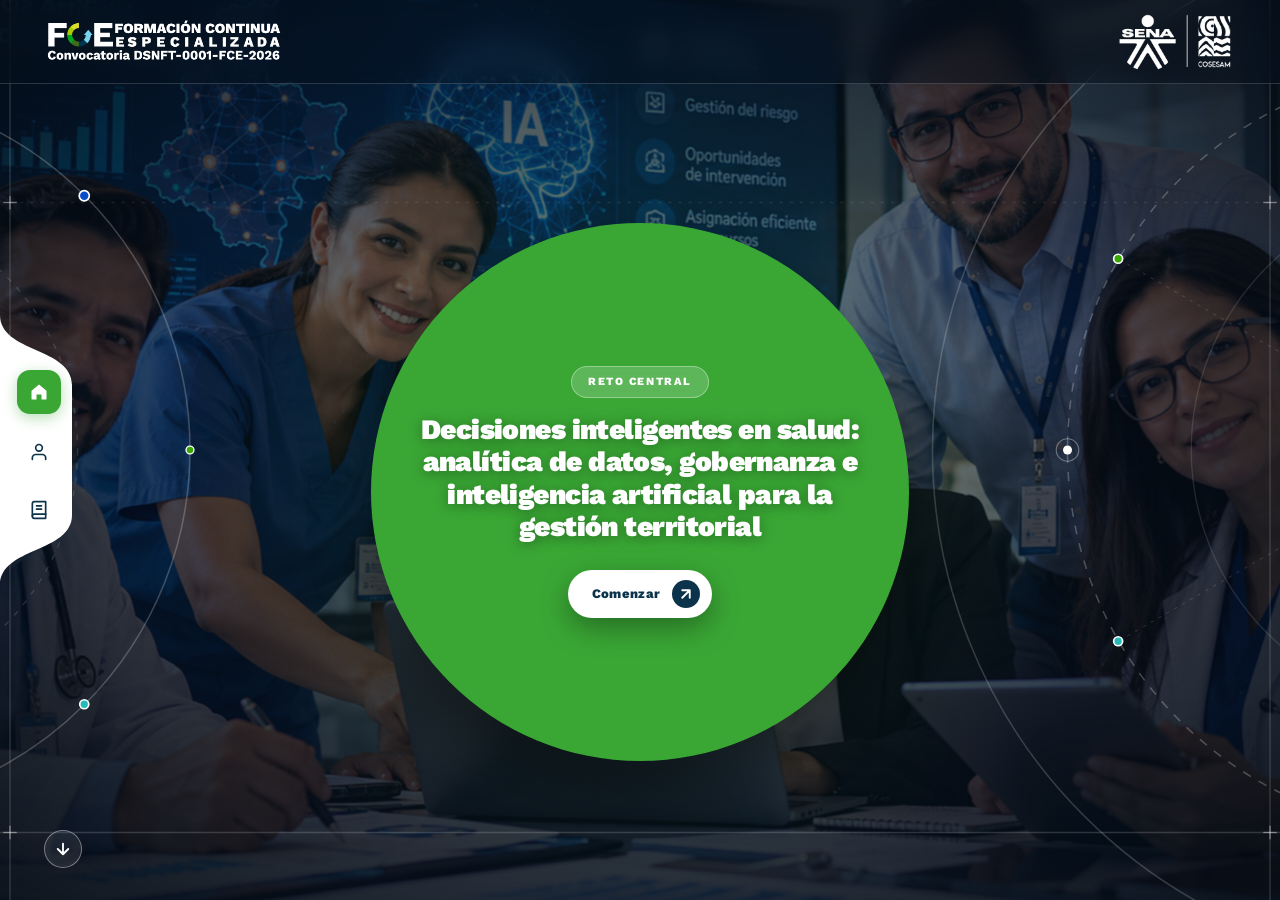
<file: index.html>
<!DOCTYPE html>
<html lang="es">
<head>
  <meta charset="UTF-8">
  <meta name="viewport" content="width=device-width, initial-scale=1.0">
  <title>OVA SENA</title>
  <meta name="description" content="Objeto Virtual de Aprendizaje (OVA) del SENA.">
  
  <!-- Tipografías: Work Sans (títulos) y Calibri del sistema (párrafos) -->
  <link rel="preconnect" href="https://fonts.googleapis.com">
  <link rel="preconnect" href="https://fonts.gstatic.com" crossorigin>
  <link href="https://fonts.googleapis.com/css2?family=Work+Sans:ital,wght@0,300;0,400;0,500;0,600;0,700;0,800;1,400;1,600&display=swap" rel="stylesheet">
  
  <link rel="stylesheet" href="css/styles.css?v=20261024_1545">
  <link rel="stylesheet" href="css/ajustes.css?v=20261024_1550">
</head>
<body class="editorial-theme">
  <!-- Región anunciadora accesible para lectores de pantalla -->
  <div id="a11y-announcer" class="sr-only" aria-live="polite" aria-atomic="true"></div>

  <!-- Contenedor Principal de la Experiencia -->
  <div class="ova-canvas" id="appCanvas">
    
    <!-- Capa de Textura Animada e Interactiva de Fondo -->
    <div class="interactive-bg-texture" id="bgInteractiveTexture" aria-hidden="true">
      <canvas id="bgTextureCanvas" class="bg-texture-canvas"></canvas>
      <div class="bg-cursor-glow" id="bgCursorGlow"></div>
      <div class="bg-texture-grain"></div>
    </div>
    
    <!-- MENÚ LATERAL (DINÁMICO: BLANCO EN PORTADA, AZUL EN MENÚ CARRUSEL) -->
    <aside class="purple-dock-nav theme-white" id="dockNav" aria-label="Menú lateral de acceso rápido">
      <!-- Silueta SVG de onda curva que se acopla a la pared izquierda -->
      <svg class="dock-curve-svg" viewBox="0 0 76 270" preserveAspectRatio="none" aria-hidden="true">
        <path id="dockCurvePath" d="M 0,0 C 0,38 72,32 72,70 L 72,200 C 72,238 0,232 0,270 Z" fill="#ffffff"/>
      </svg>
      
      <div class="dock-buttons-container">
        <!-- 1. Botón Home -->
        <button type="button" class="dock-btn dock-btn-home" id="btnDockHome" aria-label="Ir al inicio (Home)">
          <div class="dock-icon-box">
            <svg width="20" height="20" viewBox="0 0 24 24" fill="currentColor" aria-hidden="true">
              <path d="M3 10.5L12 3l9 7.5V20a1 1 0 0 1-1 1h-5v-6h-6v6H4a1 1 0 0 1-1-1v-9.5z"/>
            </svg>
          </div>
          <span class="dock-tooltip">Home</span>
        </button>

        <!-- 2. Botón Créditos -->
        <button type="button" class="dock-btn" id="btnDockCredits" aria-label="Abrir Créditos del proyecto">
          <div class="dock-icon-circle">
            <svg width="20" height="20" viewBox="0 0 24 24" fill="none" stroke="currentColor" stroke-width="2" stroke-linecap="round" stroke-linejoin="round" aria-hidden="true">
              <path d="M20 21v-2a4 4 0 0 0-4-4H8a4 4 0 0 0-4 4v2"></path>
              <circle cx="12" cy="7" r="4"></circle>
            </svg>
          </div>
          <span class="dock-tooltip">Créditos</span>
        </button>

        <!-- 3. Botón Bibliografía -->
        <button type="button" class="dock-btn" id="btnDockBibliography" aria-label="Abrir Bibliografía y referencias">
          <div class="dock-icon-circle">
            <svg width="20" height="20" viewBox="0 0 24 24" fill="none" stroke="currentColor" stroke-width="2" stroke-linecap="round" stroke-linejoin="round" aria-hidden="true">
              <path d="M4 19.5A2.5 2.5 0 0 1 6.5 17H20"></path>
              <path d="M6.5 2H20v20H6.5A2.5 2.5 0 0 1 4 19.5v-15A2.5 2.5 0 0 1 6.5 2z"></path>
              <line x1="9" y1="7" x2="15" y2="7"></line>
              <line x1="9" y1="11" x2="15" y2="11"></line>
            </svg>
          </div>
          <span class="dock-tooltip">Bibliografía</span>
        </button>
      </div>
    </aside>

    <!-- ========================================================
         PANTALLA DE INICIO / PORTADA (Editorial Orbital con Parallax)
         ======================================================== -->
    <section class="portada-screen" id="portadaScreen" aria-label="Inicio o Portada de la unidad">
      <!-- Capa de Fondo con Imagen y Efecto Parallax interactivo -->
      <div class="portada-parallax-layer" id="portadaParallaxBg" aria-hidden="true">
        <div class="portada-bg-image"></div>
        <div class="portada-bg-overlay"></div>
      </div>

      <!-- Barra Superior con Logos -->
      <header class="portada-grid-header">
        <div class="p-header-cell cell-brand">
          <img alt="" class="portada-logo-foe">
        </div>
        <div class="p-header-cell cell-sena-right">
          <img alt="" class="portada-logo-sena">
        </div>
      </header>

      <!-- Capa Geométrica Vectorial: Líneas Arquitectónicas y Semicírculos de la Referencia -->
      <svg class="portada-vector-stage" viewBox="0 0 1440 800" preserveAspectRatio="xMidYMid slice" aria-hidden="true">
        <!-- 1. Líneas de división arquitectónica y ejes de cuadrícula -->
        <g class="p-arch-lines" stroke="rgba(255, 255, 255, 0.16)" stroke-width="1.2">
          <!-- Línea vertical izquierda -->
          <line x1="160" y1="0" x2="160" y2="800" />
          <!-- Línea vertical derecha -->
          <line x1="1280" y1="0" x2="1280" y2="800" />
          <!-- Línea horizontal inferior -->
          <line x1="0" y1="740" x2="1440" y2="740" />
          <!-- Línea horizontal de guía superior -->
          <line x1="160" y1="180" x2="1280" y2="180" stroke="rgba(255, 255, 255, 0.08)" stroke-dasharray="3 6" />
        </g>

        <!-- 2. Cruces de intersección técnica (+) -->
        <g class="p-crosshairs" stroke="rgba(255, 255, 255, 0.42)" stroke-width="1.2">
          <line x1="154" y1="740" x2="166" y2="740" />
          <line x1="160" y1="734" x2="160" y2="746" />
          <line x1="1274" y1="740" x2="1286" y2="740" />
          <line x1="1280" y1="734" x2="1280" y2="746" />
          <line x1="154" y1="180" x2="166" y2="180" />
          <line x1="160" y1="174" x2="160" y2="186" />
          <line x1="1274" y1="180" x2="1286" y2="180" />
          <line x1="1280" y1="174" x2="1280" y2="186" />
        </g>

        <!-- 3. Semicírculos Izquierdos (Gran arco circular y satélites) -->
        <g class="p-left-arcs">
          <!-- Gran semicírculo exterior continuo -->
          <circle cx="0" cy="400" r="320" fill="none" stroke="rgba(255, 255, 255, 0.22)" stroke-width="1.4" />
          <!-- Semicírculo secundario punteado orbital -->
          <circle cx="0" cy="400" r="220" fill="none" stroke="rgba(255, 255, 255, 0.14)" stroke-width="1.2" stroke-dasharray="5 7" />
          <!-- Arco interno fino de precisión -->
          <circle cx="0" cy="400" r="130" fill="none" stroke="rgba(255, 255, 255, 0.1)" stroke-width="1" />
          <!-- Nodos satelitales en la trayectoria -->
          <circle cx="226" cy="174" r="4.5" fill="#094bcb" stroke="#ffffff" stroke-width="1.5" />
          <circle cx="320" cy="400" r="3.5" fill="#39a900" stroke="#ffffff" stroke-width="1.2" />
          <circle cx="226" cy="626" r="4" fill="#28bab8" stroke="#ffffff" stroke-width="1.5" />
        </g>

        <!-- 4. Semicírculos Derechos (Radar Orbital Concéntrico) -->
        <g class="p-right-arcs">
          <!-- Semicírculo exterior continuo -->
          <circle cx="1440" cy="400" r="460" fill="none" stroke="rgba(255, 255, 255, 0.18)" stroke-width="1.4" />
          <!-- Gran arco radar punteado concéntrico -->
          <circle cx="1440" cy="400" r="340" fill="none" stroke="rgba(255, 255, 255, 0.24)" stroke-width="1.4" stroke-dasharray="8 8" />
          <!-- Arco interior continuo de guía -->
          <circle cx="1440" cy="400" r="230" fill="none" stroke="rgba(255, 255, 255, 0.12)" stroke-width="1.2" />
          <!-- Rayos radiales de escaneo técnico -->
          <line x1="1440" y1="400" x2="1145" y2="230" stroke="rgba(255, 255, 255, 0.12)" stroke-width="1" stroke-dasharray="3 5" />
          <line x1="1440" y1="400" x2="1145" y2="570" stroke="rgba(255, 255, 255, 0.12)" stroke-width="1" stroke-dasharray="3 5" />
          <!-- Nodos orbitales con aros de radar -->
          <circle cx="1100" cy="400" r="4" fill="#ffffff" />
          <circle cx="1100" cy="400" r="10" fill="none" stroke="rgba(255, 255, 255, 0.35)" stroke-width="1" />
          <circle cx="1145" cy="230" r="4" fill="#39a900" stroke="#ffffff" stroke-width="1.5" />
          <circle cx="1145" cy="570" r="4" fill="#28bab8" stroke="#ffffff" stroke-width="1.5" />
        </g>
      </svg>

      <!-- Escenario Principal Centrado -->
      <div class="portada-stage-grid">
        
        <!-- Botón de acceso directo en la esquina inferior izquierda -->
        <div class="portada-left-col">
          <button type="button" class="btn-p-circle-arrow" id="btnPortadaScroll" aria-label="Ingresar al Menú carrusel">
            <svg width="18" height="18" viewBox="0 0 24 24" fill="none" stroke="currentColor" stroke-width="2.5" stroke-linecap="round" stroke-linejoin="round">
              <path d="M12 5v14M19 12l-7 7-7-7"/>
            </svg>
          </button>
        </div>

        <!-- Centro: Lente Circular con CTA -->
        <div class="portada-center-col">
          <div class="portada-glass-orb" id="portadaGlassOrb">
            <!-- Contenido Central del Lente -->
            <div class="orb-inner-content">
              <span class="orb-unit-label" id="portadaUnitLabel"></span>
              <h1 class="orb-hero-title" id="portadaHeroTitle"></h1>

              <!-- Botón Principal "Comenzar" con Partículas Interactivas -->
              <div class="orb-cta-wrap">
                <canvas class="cta-particles-canvas" id="ctaParticlesCanvas" aria-hidden="true"></canvas>
                <button type="button" class="btn-enter-carrusel-pill" id="btnEnterCarrusel" aria-label="Comenzar">
                  <span class="btn-pill-label">Comenzar</span>
                  <span class="btn-pill-icon" aria-hidden="true">
                    <svg width="18" height="18" viewBox="0 0 24 24" fill="none" stroke="currentColor" stroke-width="2.5" stroke-linecap="round" stroke-linejoin="round">
                      <path d="M7 17L17 7M7 7h10v10"/>
                    </svg>
                  </span>
                </button>
              </div>
            </div>
          </div>
        </div>

      </div>
    </section>

    <!-- ========================================================
         SECCIÓN MENÚ CARRUSEL (Header, Barra superior, Stage y Footer)
         ======================================================== -->
    <div class="menu-carrusel-section is-hidden" id="menuCarruselSection">
      <!-- Barra de progreso lineal continua ubicada en la parte superior (sin textos) -->
      <div class="header-progress-line" role="progressbar" aria-label="Progreso general de la unidad" aria-valuenow="20" aria-valuemin="0" aria-valuemax="100">
        <div class="header-progress-fill" id="headerProgressBar" style="width: 20%;"></div>
      </div>

    <!-- ZONA A: Encabezado Discreto -->
    <header class="editorial-header" role="banner">
      <div class="header-left">
        <a href="#main-content" class="skip-to-content sr-only sr-only-focusable">Saltar al contenido principal</a>
        <!-- Logo FOE a la izquierda -->
        <img alt="" class="header-logo-foe">
        <div class="header-divider" aria-hidden="true"></div>
        <div class="header-brand">
          <span class="unit-badge" id="headerUnitBadge"></span>
        </div>
        <div class="course-meta">
          <h1 class="course-title" id="headerCourseTitle"></h1>
        </div>
      </div>

      <div class="header-right">
        <!-- Logo SENA a la derecha -->
        <img alt="" class="header-logo-sena">
      </div>
    </header>

    <!-- ZONAS B & C: Lienzo Principal Editorial y Carrusel Circular -->
    <main id="main-content" class="editorial-stage">
      
      <!-- Retícula geométrica de fondo -->
      <div class="grid-watermark" aria-hidden="true">
        <div class="grid-line grid-line-v1"></div>
        <div class="grid-line grid-line-v2"></div>
        <div class="grid-line grid-line-h1"></div>
      </div>

      <!-- ZONA C: imagen central del menú (heroImage en content.json) -->
      <section class="editorial-overview" aria-label="Visual del recurso seleccionado">
        
        <!-- Imagen destacada de la Unidad (única, estática) -->
        <div class="editorial-circular-frame" aria-label="Imagen destacada de la unidad">
          <img id="editorialCircularImg" alt="" class="circular-theme-img">
        </div>
      </section>

      <!-- ZONA B: carrusel de recursos (lo dibuja js/carousel.js) -->
      <section class="circular-carousel-wrapper" aria-label="Carrusel circular de recursos" id="carouselWrapper">
        
        <!-- Arco o círculo del carrusel y línea animada entre botones -->
        <svg class="wove-track-svg" id="woveTrackSvg" aria-hidden="true">
          <defs>
            <!-- Degradado de la línea animada entre botones -->
            <linearGradient id="senaNavArcGradient" x1="0%" y1="0%" x2="0%" y2="100%">
              <stop offset="0%" stop-color="#28bab8" stop-opacity="0" />
              <stop offset="12%" stop-color="#28bab8" stop-opacity="0.35" />
              <stop offset="28%" stop-color="#28bab8" stop-opacity="1" />
              <stop offset="44%" stop-color="#174d93" stop-opacity="1" />
              <stop offset="50%" stop-color="#0c334c" stop-opacity="1" />
              <stop offset="56%" stop-color="#174d93" stop-opacity="1" />
              <stop offset="72%" stop-color="#28bab8" stop-opacity="1" />
              <stop offset="88%" stop-color="#28bab8" stop-opacity="0.35" />
              <stop offset="100%" stop-color="#28bab8" stop-opacity="0" />
            </linearGradient>
          </defs>
          <path id="woveArcPath" class="wove-arc-line" d="" />
          <!-- Línea animada que une los botones usando el degradé -->
          <path id="woveNavTransitionPath" class="wove-nav-transition-line" d="" />
        </svg>

        <!-- Botones de los recursos -->
        <div class="wove-nodes-container" id="wheelNodesContainer">
          <!-- Inyectados por carousel.js -->
        </div>

      </section>

      <!-- Logos institucionales en la esquina inferior derecha del menú
           (mismas imágenes que el pie de los popups: branding.popupLogoLeft / popupLogoRight) -->
      <div class="menu-brand-logos">
        <img alt="" class="popup-logo-left">
        <img alt="" class="popup-logo-right">
      </div>

    </main>

    <!-- Pie de página con franja verde institucional -->
    <footer class="editorial-footer">
      <p class="footer-legal-notice"></p>
    </footer>
    </div> <!-- Fin #menuCarruselSection -->
  </div> <!-- Fin #appCanvas -->

  <!-- ZONA D2: modal de recursos (3 columnas) -->
  <div class="wove-modal-overlay" id="modalOverlay" role="dialog" aria-modal="true" aria-labelledby="modalResourceTitle" hidden>
    <div class="wove-modal-backdrop" id="modalBackdrop"></div>

    <div class="rams-modal-wrapper">
      
      <!-- Barra superior externa del modal -->
      <div class="rams-modal-topbar">
        <div class="topbar-left">
          <span class="topbar-date" id="modalTopDate"></span>
          <span class="topbar-sep">•</span>
          <span class="topbar-course" id="modalTopCourse"></span>
        </div>
        <div class="topbar-right">
          <button type="button" class="rams-close-btn" id="btnModalClose" aria-label="Cerrar modal (Escape)">
            ✕
          </button>
        </div>
      </div>

      <!-- Tarjeta principal del modal -->
      <div class="rams-modal-container" id="modalContainer" tabIndex="-1">
        <div class="rams-modal-grid" id="ramsModalGrid">
          
          <!-- ========================================================
               COLUMNA 1: Imagen de apoyo (Izquierda)
               ======================================================== -->
          <div class="rams-col-media" id="ramsColMedia">
            <div class="col-media-frame">
              <img id="modalSupportImage" alt="" class="support-product-img">
            </div>
          </div>

          <!-- ========================================================
               COLUMNA 2: encabezado del recurso y slides
               ======================================================== -->
          <div class="rams-col-content" id="ramsColContent">
            
            <!-- Título tipográfico gigante estilo PC-4960 -->
            <div class="rams-title-section">
              <div class="rams-label-badge" id="modalLabelBadge"></div>
              <h2 class="rams-huge-code" id="modalHugeCode">
                <span class="code-solid" id="modalCodeSolid"></span><span class="code-outline" id="modalCodeOutline"></span>
              </h2>
              <h3 class="rams-subtitle-text" id="modalResourceTitle"></h3>
            </div>

            <!-- Slides del recurso (las dibuja js/slides-engine.js) -->
            <div class="modal-slides-container" id="modalSlidesContainer">
              <!-- Renderizado dinámicamente por ModalSlidesEngine -->
            </div>

          </div>

          <!-- ========================================================
               COLUMNA 3: Subtemas / Slides (Derecha - Navegación por tabs)
               ======================================================== -->
          <aside class="rams-col-subtopics" id="ramsColSubtopics" aria-label="Secciones del recurso">
            <div class="subtopics-header">
              <span class="subtopics-title" id="subtopicsHeaderTitle">SECCIONES</span>
            </div>
            
            <div class="subtopics-list" id="modalSubtopicsList">
              <!-- Inyectado dinámicamente con las pestañas de las slides -->
            </div>
          </aside>

        </div>
      </div>
    </div>
  </div>


  <!-- MODAL POPUP VINTAGE TIPO AMIE CALENDAR (Para Créditos y Bibliografía) -->
  <div class="amie-popup-overlay" id="amiePopupOverlay" role="dialog" aria-modal="true" aria-labelledby="amiePopupTitle" hidden>
    <div class="amie-popup-backdrop" id="amiePopupBackdrop"></div>

    <div class="amie-postcard-wrapper" id="amiePostcardWrapper">
      <article class="amie-postcard-card" id="amiePostcardCard">
        
        <!-- Barra superior con botón de cierre -->
        <header class="amie-card-header">
          <button type="button" class="amie-close-btn" id="btnAmieClose" aria-label="Cerrar modal">
            ✕
          </button>
        </header>

        <!-- Cuerpo de la postal en 2 columnas -->
        <div class="amie-card-grid">
          
          <!-- Columna 1 (Izquierda): Tarjetas flotantes -->
          <div class="amie-left-column" id="amieLeftColumn">
            <div class="amie-left-stickers" id="amieLeftStickers">
              <!-- Inyectado dinámicamente -->
            </div>
          </div>

          <!-- Columna 2 (Derecha): Información con scroll -->
          <div class="amie-right-column" id="amieRightColumn">
            <div class="amie-right-scroll-container" id="amieRightScrollContainer">
              <!-- Inyectado dinámicamente con Créditos o Bibliografía -->
            </div>
          </div>

        </div>

        <!-- Pie con los logos de la institución, centrados a todo el ancho -->
        <footer class="amie-popup-footer">
          <img alt="" class="amie-bottom-logo popup-logo-left">
          <img alt="" class="amie-bottom-logo popup-logo-right">
        </footer>

      </article>
    </div>
  </div>


  <!-- Toast de Notificación Discreta -->
  <div id="toastNotification" class="toast-notification" role="status" aria-live="polite" hidden>
    <div class="toast-icon">✓</div>
    <div class="toast-message" id="toastMessage">Cambios guardados con éxito</div>
  </div>

  <!-- Cursor Dinámico Interactivo SENA -->
  <div class="custom-cursor-dot" id="cursorDot" aria-hidden="true"></div>
  <div class="custom-cursor-follower" id="cursorFollower" aria-hidden="true">
    <span class="cursor-badge-text" id="cursorBadgeText"></span>
  </div>

  <!-- Scripts Modulares -->
  <script src="js/content.js?v=20261024_1540"></script>
  <script src="js/data.js?v=20261104_2345"></script>
  <script src="js/bg-texture.js?v=20261024_1600"></script>
  <script src="js/carousel.js?v=20261024_1600"></script>
  <script src="js/slides-engine.js?v=20261024_1600"></script>
  <script src="js/modal.js?v=20261024_1600"></script>
  <script src="js/app.js?v=20261024_1540"></script>
  <script src="js/cursor.js?v=20261024_1600"></script>
</body>
</html>
</file>
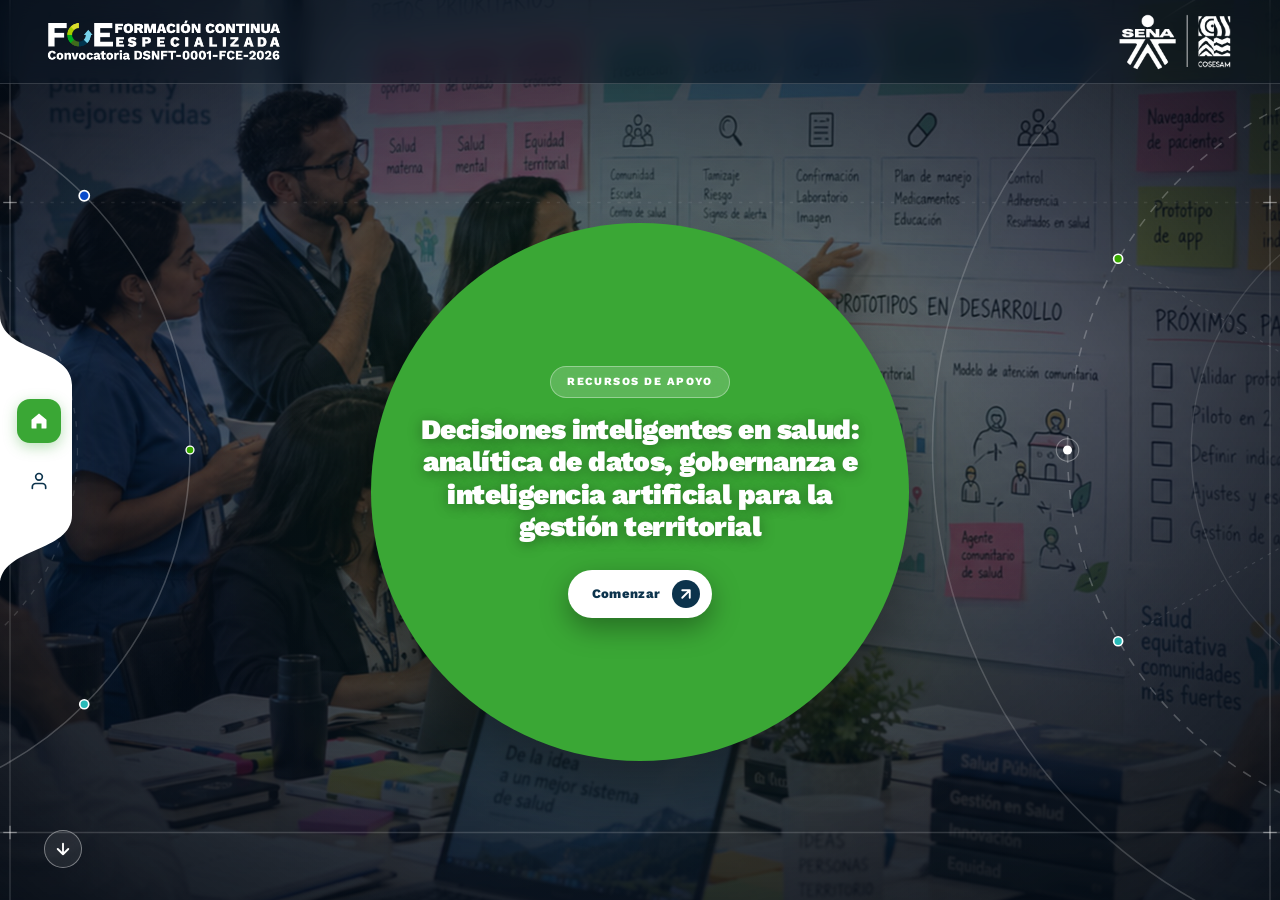
<file: Recursos/index.html>
<!DOCTYPE html>
<html lang="es">
<head>
  <meta charset="UTF-8">
  <meta name="viewport" content="width=device-width, initial-scale=1.0">
  <title>OVA SENA</title>
  <meta name="description" content="Objeto Virtual de Aprendizaje (OVA) del SENA.">
  
  <!-- Tipografías: Work Sans (títulos) y Calibri del sistema (párrafos) -->
  <link rel="preconnect" href="https://fonts.googleapis.com">
  <link rel="preconnect" href="https://fonts.gstatic.com" crossorigin>
  <link href="https://fonts.googleapis.com/css2?family=Work+Sans:ital,wght@0,300;0,400;0,500;0,600;0,700;0,800;1,400;1,600&display=swap" rel="stylesheet">
  
  <link rel="stylesheet" href="css/styles.css?v=20261024_1545">
  <link rel="stylesheet" href="css/ajustes.css?v=20261024_1550">
  <link rel="stylesheet" href="css/recursos.css?v=20261028_0720">
</head>
<body class="editorial-theme">
  <!-- Región anunciadora accesible para lectores de pantalla -->
  <div id="a11y-announcer" class="sr-only" aria-live="polite" aria-atomic="true"></div>

  <!-- Contenedor Principal de la Experiencia -->
  <div class="ova-canvas" id="appCanvas">
    
    <!-- Capa de Textura Animada e Interactiva de Fondo -->
    <div class="interactive-bg-texture" id="bgInteractiveTexture" aria-hidden="true">
      <canvas id="bgTextureCanvas" class="bg-texture-canvas"></canvas>
      <div class="bg-cursor-glow" id="bgCursorGlow"></div>
      <div class="bg-texture-grain"></div>
    </div>
    
    <!-- MENÚ LATERAL (DINÁMICO: BLANCO EN PORTADA, AZUL EN MENÚ CARRUSEL) -->
    <aside class="purple-dock-nav theme-white" id="dockNav" aria-label="Menú lateral de acceso rápido">
      <!-- Silueta SVG de onda curva que se acopla a la pared izquierda -->
      <svg class="dock-curve-svg" viewBox="0 0 76 270" preserveAspectRatio="none" aria-hidden="true">
        <path id="dockCurvePath" d="M 0,0 C 0,38 72,32 72,70 L 72,200 C 72,238 0,232 0,270 Z" fill="#ffffff"/>
      </svg>
      
      <div class="dock-buttons-container">
        <!-- 1. Botón Home -->
        <button type="button" class="dock-btn dock-btn-home" id="btnDockHome" aria-label="Ir al inicio (Home)">
          <div class="dock-icon-box">
            <svg width="20" height="20" viewBox="0 0 24 24" fill="currentColor" aria-hidden="true">
              <path d="M3 10.5L12 3l9 7.5V20a1 1 0 0 1-1 1h-5v-6h-6v6H4a1 1 0 0 1-1-1v-9.5z"/>
            </svg>
          </div>
          <span class="dock-tooltip">Home</span>
        </button>

        <!-- 2. Botón Créditos -->
        <button type="button" class="dock-btn" id="btnDockCredits" aria-label="Abrir Créditos del proyecto">
          <div class="dock-icon-circle">
            <svg width="20" height="20" viewBox="0 0 24 24" fill="none" stroke="currentColor" stroke-width="2" stroke-linecap="round" stroke-linejoin="round" aria-hidden="true">
              <path d="M20 21v-2a4 4 0 0 0-4-4H8a4 4 0 0 0-4 4v2"></path>
              <circle cx="12" cy="7" r="4"></circle>
            </svg>
          </div>
          <span class="dock-tooltip">Créditos</span>
        </button>

        <!-- 3. Botón Bibliografía -->
        <button type="button" class="dock-btn" id="btnDockBibliography" aria-label="Abrir Bibliografía y referencias">
          <div class="dock-icon-circle">
            <svg width="20" height="20" viewBox="0 0 24 24" fill="none" stroke="currentColor" stroke-width="2" stroke-linecap="round" stroke-linejoin="round" aria-hidden="true">
              <path d="M4 19.5A2.5 2.5 0 0 1 6.5 17H20"></path>
              <path d="M6.5 2H20v20H6.5A2.5 2.5 0 0 1 4 19.5v-15A2.5 2.5 0 0 1 6.5 2z"></path>
              <line x1="9" y1="7" x2="15" y2="7"></line>
              <line x1="9" y1="11" x2="15" y2="11"></line>
            </svg>
          </div>
          <span class="dock-tooltip">Bibliografía</span>
        </button>
      </div>
    </aside>

    <!-- ========================================================
         PANTALLA DE INICIO / PORTADA (Editorial Orbital con Parallax)
         ======================================================== -->
    <section class="portada-screen" id="portadaScreen" aria-label="Inicio o Portada de la unidad">
      <!-- Capa de Fondo con Imagen y Efecto Parallax interactivo -->
      <div class="portada-parallax-layer" id="portadaParallaxBg" aria-hidden="true">
        <div class="portada-bg-image"></div>
        <div class="portada-bg-overlay"></div>
      </div>

      <!-- Barra Superior con Logos -->
      <header class="portada-grid-header">
        <div class="p-header-cell cell-brand">
          <img alt="" class="portada-logo-foe">
        </div>
        <div class="p-header-cell cell-sena-right">
          <img alt="" class="portada-logo-sena">
        </div>
      </header>

      <!-- Capa Geométrica Vectorial: Líneas Arquitectónicas y Semicírculos de la Referencia -->
      <svg class="portada-vector-stage" viewBox="0 0 1440 800" preserveAspectRatio="xMidYMid slice" aria-hidden="true">
        <!-- 1. Líneas de división arquitectónica y ejes de cuadrícula -->
        <g class="p-arch-lines" stroke="rgba(255, 255, 255, 0.16)" stroke-width="1.2">
          <!-- Línea vertical izquierda -->
          <line x1="160" y1="0" x2="160" y2="800" />
          <!-- Línea vertical derecha -->
          <line x1="1280" y1="0" x2="1280" y2="800" />
          <!-- Línea horizontal inferior -->
          <line x1="0" y1="740" x2="1440" y2="740" />
          <!-- Línea horizontal de guía superior -->
          <line x1="160" y1="180" x2="1280" y2="180" stroke="rgba(255, 255, 255, 0.08)" stroke-dasharray="3 6" />
        </g>

        <!-- 2. Cruces de intersección técnica (+) -->
        <g class="p-crosshairs" stroke="rgba(255, 255, 255, 0.42)" stroke-width="1.2">
          <line x1="154" y1="740" x2="166" y2="740" />
          <line x1="160" y1="734" x2="160" y2="746" />
          <line x1="1274" y1="740" x2="1286" y2="740" />
          <line x1="1280" y1="734" x2="1280" y2="746" />
          <line x1="154" y1="180" x2="166" y2="180" />
          <line x1="160" y1="174" x2="160" y2="186" />
          <line x1="1274" y1="180" x2="1286" y2="180" />
          <line x1="1280" y1="174" x2="1280" y2="186" />
        </g>

        <!-- 3. Semicírculos Izquierdos (Gran arco circular y satélites) -->
        <g class="p-left-arcs">
          <!-- Gran semicírculo exterior continuo -->
          <circle cx="0" cy="400" r="320" fill="none" stroke="rgba(255, 255, 255, 0.22)" stroke-width="1.4" />
          <!-- Semicírculo secundario punteado orbital -->
          <circle cx="0" cy="400" r="220" fill="none" stroke="rgba(255, 255, 255, 0.14)" stroke-width="1.2" stroke-dasharray="5 7" />
          <!-- Arco interno fino de precisión -->
          <circle cx="0" cy="400" r="130" fill="none" stroke="rgba(255, 255, 255, 0.1)" stroke-width="1" />
          <!-- Nodos satelitales en la trayectoria -->
          <circle cx="226" cy="174" r="4.5" fill="#094bcb" stroke="#ffffff" stroke-width="1.5" />
          <circle cx="320" cy="400" r="3.5" fill="#39a900" stroke="#ffffff" stroke-width="1.2" />
          <circle cx="226" cy="626" r="4" fill="#28bab8" stroke="#ffffff" stroke-width="1.5" />
        </g>

        <!-- 4. Semicírculos Derechos (Radar Orbital Concéntrico) -->
        <g class="p-right-arcs">
          <!-- Semicírculo exterior continuo -->
          <circle cx="1440" cy="400" r="460" fill="none" stroke="rgba(255, 255, 255, 0.18)" stroke-width="1.4" />
          <!-- Gran arco radar punteado concéntrico -->
          <circle cx="1440" cy="400" r="340" fill="none" stroke="rgba(255, 255, 255, 0.24)" stroke-width="1.4" stroke-dasharray="8 8" />
          <!-- Arco interior continuo de guía -->
          <circle cx="1440" cy="400" r="230" fill="none" stroke="rgba(255, 255, 255, 0.12)" stroke-width="1.2" />
          <!-- Rayos radiales de escaneo técnico -->
          <line x1="1440" y1="400" x2="1145" y2="230" stroke="rgba(255, 255, 255, 0.12)" stroke-width="1" stroke-dasharray="3 5" />
          <line x1="1440" y1="400" x2="1145" y2="570" stroke="rgba(255, 255, 255, 0.12)" stroke-width="1" stroke-dasharray="3 5" />
          <!-- Nodos orbitales con aros de radar -->
          <circle cx="1100" cy="400" r="4" fill="#ffffff" />
          <circle cx="1100" cy="400" r="10" fill="none" stroke="rgba(255, 255, 255, 0.35)" stroke-width="1" />
          <circle cx="1145" cy="230" r="4" fill="#39a900" stroke="#ffffff" stroke-width="1.5" />
          <circle cx="1145" cy="570" r="4" fill="#28bab8" stroke="#ffffff" stroke-width="1.5" />
        </g>
      </svg>

      <!-- Escenario Principal Centrado -->
      <div class="portada-stage-grid">
        
        <!-- Botón de acceso directo en la esquina inferior izquierda -->
        <div class="portada-left-col">
          <button type="button" class="btn-p-circle-arrow" id="btnPortadaScroll" aria-label="Ingresar a los recursos">
            <svg width="18" height="18" viewBox="0 0 24 24" fill="none" stroke="currentColor" stroke-width="2.5" stroke-linecap="round" stroke-linejoin="round">
              <path d="M12 5v14M19 12l-7 7-7-7"/>
            </svg>
          </button>
        </div>

        <!-- Centro: Lente Circular con CTA -->
        <div class="portada-center-col">
          <div class="portada-glass-orb" id="portadaGlassOrb">
            <!-- Contenido Central del Lente -->
            <div class="orb-inner-content">
              <span class="orb-unit-label" id="portadaUnitLabel"></span>
              <h1 class="orb-hero-title" id="portadaHeroTitle"></h1>

              <!-- Botón Principal "Comenzar" con Partículas Interactivas -->
              <div class="orb-cta-wrap">
                <canvas class="cta-particles-canvas" id="ctaParticlesCanvas" aria-hidden="true"></canvas>
                <button type="button" class="btn-enter-carrusel-pill" id="btnEnterCarrusel" aria-label="Comenzar">
                  <span class="btn-pill-label">Comenzar</span>
                  <span class="btn-pill-icon" aria-hidden="true">
                    <svg width="18" height="18" viewBox="0 0 24 24" fill="none" stroke="currentColor" stroke-width="2.5" stroke-linecap="round" stroke-linejoin="round">
                      <path d="M7 17L17 7M7 7h10v10"/>
                    </svg>
                  </span>
                </button>
              </div>
            </div>
          </div>
        </div>

      </div>
    </section>

    <!-- ========================================================
         SECCIÓN MENÚ CARRUSEL (Header, Barra superior, Stage y Footer)
         ======================================================== -->
    <div class="menu-carrusel-section is-hidden" id="menuCarruselSection">
      <!-- Barra de progreso lineal continua ubicada en la parte superior (sin textos) -->
      <div class="header-progress-line" role="progressbar" aria-label="Progreso general de la unidad" aria-valuenow="20" aria-valuemin="0" aria-valuemax="100">
        <div class="header-progress-fill" id="headerProgressBar" style="width: 20%;"></div>
      </div>

    <!-- ZONA A: Encabezado Discreto -->
    <header class="editorial-header" role="banner">
      <div class="header-left">
        <a href="#main-content" class="skip-to-content sr-only sr-only-focusable">Saltar al contenido principal</a>
        <!-- Logo FOE a la izquierda -->
        <img alt="" class="header-logo-foe">
        <div class="header-divider" aria-hidden="true"></div>
        <div class="header-brand">
          <span class="unit-badge" id="headerUnitBadge"></span>
        </div>
        <div class="course-meta">
          <h1 class="course-title" id="headerCourseTitle"></h1>
        </div>
      </div>

      <div class="header-right">
        <!-- Logo SENA a la derecha -->
        <img alt="" class="header-logo-sena">
      </div>
    </header>

    <!-- ZONAS B & C: menú superior (unidades y tipos) y cuadrícula de recursos
         Todo lo dibuja js/recursos.js con la sección "recursos" de content.json -->
    <main id="main-content" class="recursos-stage">

      <!-- Retícula geométrica de fondo -->
      <div class="grid-watermark" aria-hidden="true">
        <div class="grid-line grid-line-v1"></div>
        <div class="grid-line grid-line-v2"></div>
        <div class="grid-line grid-line-h1"></div>
      </div>

      <!-- Menú superior: navegar por unidad y por tipo de recurso -->
      <nav class="recursos-topnav" id="recTopnav" aria-label="Filtrar recursos por unidad y por tipo">
        <div class="topnav-row">
          <span class="topnav-label" id="recUnitsLabel">Unidad</span>
          <div class="topnav-tabs" id="recUnitTabs" role="tablist" aria-labelledby="recUnitsLabel"></div>
        </div>
        <div class="topnav-row">
          <span class="topnav-label" id="recTypesLabel">Tipo de recurso</span>
          <div class="topnav-chips" id="recTypeChips" role="group" aria-labelledby="recTypesLabel"></div>
        </div>
      </nav>

      <!-- Cuadrícula de recursos con scroll propio -->
      <div class="recursos-scroll" id="recScroll" tabindex="-1">
        <header class="recursos-intro">
          <span class="recursos-kicker" id="recKicker"></span>
          <h2 class="recursos-heading" id="recHeading"></h2>
          <p class="recursos-intro-text" id="recIntro"></p>
          <p class="recursos-count" id="recCount" aria-live="polite"></p>
        </header>

        <div class="recursos-groups" id="recGroups"></div>

        <p class="recursos-empty" id="recEmpty" hidden>No hay recursos de este tipo en la unidad seleccionada.</p>

        <!-- Logos institucionales al final de la cuadrícula -->
        <div class="menu-brand-logos recursos-brand-logos">
          <img alt="" class="popup-logo-left">
          <img alt="" class="popup-logo-right">
        </div>
      </div>

    </main>

    <!-- Pie de página con franja verde institucional -->
    <footer class="editorial-footer">
      <p class="footer-legal-notice"></p>
    </footer>
    </div> <!-- Fin #menuCarruselSection -->
  </div> <!-- Fin #appCanvas -->

  <!-- MODAL POPUP VINTAGE TIPO AMIE CALENDAR (Para Créditos y Bibliografía) -->
  <div class="amie-popup-overlay" id="amiePopupOverlay" role="dialog" aria-modal="true" aria-labelledby="amiePopupTitle" hidden>
    <div class="amie-popup-backdrop" id="amiePopupBackdrop"></div>

    <div class="amie-postcard-wrapper" id="amiePostcardWrapper">
      <article class="amie-postcard-card" id="amiePostcardCard">
        
        <!-- Barra superior con botón de cierre -->
        <header class="amie-card-header">
          <button type="button" class="amie-close-btn" id="btnAmieClose" aria-label="Cerrar modal">
            ✕
          </button>
        </header>

        <!-- Cuerpo de la postal en 2 columnas -->
        <div class="amie-card-grid">
          
          <!-- Columna 1 (Izquierda): Tarjetas flotantes -->
          <div class="amie-left-column" id="amieLeftColumn">
            <div class="amie-left-stickers" id="amieLeftStickers">
              <!-- Inyectado dinámicamente -->
            </div>
          </div>

          <!-- Columna 2 (Derecha): Información con scroll -->
          <div class="amie-right-column" id="amieRightColumn">
            <div class="amie-right-scroll-container" id="amieRightScrollContainer">
              <!-- Inyectado dinámicamente con Créditos o Bibliografía -->
            </div>
          </div>

        </div>

        <!-- Pie con los logos de la institución, centrados a todo el ancho -->
        <footer class="amie-popup-footer">
          <img alt="" class="amie-bottom-logo popup-logo-left">
          <img alt="" class="amie-bottom-logo popup-logo-right">
        </footer>

      </article>
    </div>
  </div>


  <!-- Toast de Notificación Discreta -->
  <div id="toastNotification" class="toast-notification" role="status" aria-live="polite" hidden>
    <div class="toast-icon">✓</div>
    <div class="toast-message" id="toastMessage">Cambios guardados con éxito</div>
  </div>

  <!-- Cursor Dinámico Interactivo SENA -->
  <div class="custom-cursor-dot" id="cursorDot" aria-hidden="true"></div>
  <div class="custom-cursor-follower" id="cursorFollower" aria-hidden="true">
    <span class="cursor-badge-text" id="cursorBadgeText"></span>
  </div>

  <!-- Scripts Modulares -->
  <script src="js/content.js?v=20261024_1540"></script>
  <script src="js/data.js?v=20261024_1600"></script>
  <script src="js/bg-texture.js?v=20261024_1600"></script>
  <script src="js/recursos.js?v=20261027_1700"></script>
  <script src="js/app.js?v=20261024_1540"></script>
  <script src="js/cursor.js?v=20261024_1600"></script>
</body>
</html>
</file>
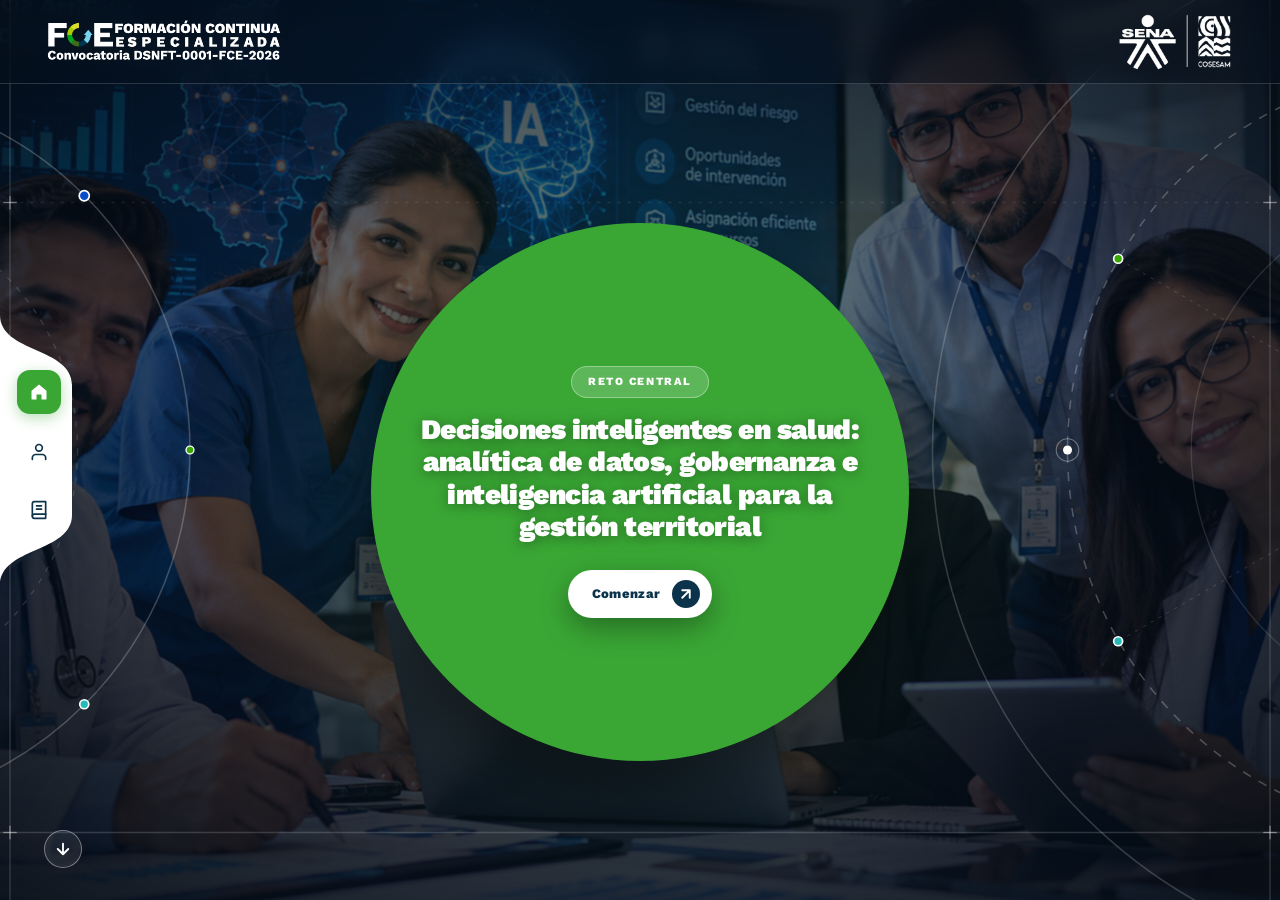
<file: Reto/index.html>
<!DOCTYPE html>
<html lang="es">
<head>
  <meta charset="UTF-8">
  <meta name="viewport" content="width=device-width, initial-scale=1.0">
  <title>OVA SENA</title>
  <meta name="description" content="Objeto Virtual de Aprendizaje (OVA) del SENA.">
  
  <!-- Tipografías: Work Sans (títulos) y Calibri del sistema (párrafos) -->
  <link rel="preconnect" href="https://fonts.googleapis.com">
  <link rel="preconnect" href="https://fonts.gstatic.com" crossorigin>
  <link href="https://fonts.googleapis.com/css2?family=Work+Sans:ital,wght@0,300;0,400;0,500;0,600;0,700;0,800;1,400;1,600&display=swap" rel="stylesheet">
  
  <link rel="stylesheet" href="css/styles.css?v=20261024_1545">
  <link rel="stylesheet" href="css/ajustes.css?v=20261024_1550">
</head>
<body class="editorial-theme">
  <!-- Región anunciadora accesible para lectores de pantalla -->
  <div id="a11y-announcer" class="sr-only" aria-live="polite" aria-atomic="true"></div>

  <!-- Contenedor Principal de la Experiencia -->
  <div class="ova-canvas" id="appCanvas">
    
    <!-- Capa de Textura Animada e Interactiva de Fondo -->
    <div class="interactive-bg-texture" id="bgInteractiveTexture" aria-hidden="true">
      <canvas id="bgTextureCanvas" class="bg-texture-canvas"></canvas>
      <div class="bg-cursor-glow" id="bgCursorGlow"></div>
      <div class="bg-texture-grain"></div>
    </div>
    
    <!-- MENÚ LATERAL (DINÁMICO: BLANCO EN PORTADA, AZUL EN MENÚ CARRUSEL) -->
    <aside class="purple-dock-nav theme-white" id="dockNav" aria-label="Menú lateral de acceso rápido">
      <!-- Silueta SVG de onda curva que se acopla a la pared izquierda -->
      <svg class="dock-curve-svg" viewBox="0 0 76 270" preserveAspectRatio="none" aria-hidden="true">
        <path id="dockCurvePath" d="M 0,0 C 0,38 72,32 72,70 L 72,200 C 72,238 0,232 0,270 Z" fill="#ffffff"/>
      </svg>
      
      <div class="dock-buttons-container">
        <!-- 1. Botón Home -->
        <button type="button" class="dock-btn dock-btn-home" id="btnDockHome" aria-label="Ir al inicio (Home)">
          <div class="dock-icon-box">
            <svg width="20" height="20" viewBox="0 0 24 24" fill="currentColor" aria-hidden="true">
              <path d="M3 10.5L12 3l9 7.5V20a1 1 0 0 1-1 1h-5v-6h-6v6H4a1 1 0 0 1-1-1v-9.5z"/>
            </svg>
          </div>
          <span class="dock-tooltip">Home</span>
        </button>

        <!-- 2. Botón Créditos -->
        <button type="button" class="dock-btn" id="btnDockCredits" aria-label="Abrir Créditos del proyecto">
          <div class="dock-icon-circle">
            <svg width="20" height="20" viewBox="0 0 24 24" fill="none" stroke="currentColor" stroke-width="2" stroke-linecap="round" stroke-linejoin="round" aria-hidden="true">
              <path d="M20 21v-2a4 4 0 0 0-4-4H8a4 4 0 0 0-4 4v2"></path>
              <circle cx="12" cy="7" r="4"></circle>
            </svg>
          </div>
          <span class="dock-tooltip">Créditos</span>
        </button>

        <!-- 3. Botón Bibliografía -->
        <button type="button" class="dock-btn" id="btnDockBibliography" aria-label="Abrir Bibliografía y referencias">
          <div class="dock-icon-circle">
            <svg width="20" height="20" viewBox="0 0 24 24" fill="none" stroke="currentColor" stroke-width="2" stroke-linecap="round" stroke-linejoin="round" aria-hidden="true">
              <path d="M4 19.5A2.5 2.5 0 0 1 6.5 17H20"></path>
              <path d="M6.5 2H20v20H6.5A2.5 2.5 0 0 1 4 19.5v-15A2.5 2.5 0 0 1 6.5 2z"></path>
              <line x1="9" y1="7" x2="15" y2="7"></line>
              <line x1="9" y1="11" x2="15" y2="11"></line>
            </svg>
          </div>
          <span class="dock-tooltip">Bibliografía</span>
        </button>
      </div>
    </aside>

    <!-- ========================================================
         PANTALLA DE INICIO / PORTADA (Editorial Orbital con Parallax)
         ======================================================== -->
    <section class="portada-screen" id="portadaScreen" aria-label="Inicio o Portada de la unidad">
      <!-- Capa de Fondo con Imagen y Efecto Parallax interactivo -->
      <div class="portada-parallax-layer" id="portadaParallaxBg" aria-hidden="true">
        <div class="portada-bg-image"></div>
        <div class="portada-bg-overlay"></div>
      </div>

      <!-- Barra Superior con Logos -->
      <header class="portada-grid-header">
        <div class="p-header-cell cell-brand">
          <img alt="" class="portada-logo-foe">
        </div>
        <div class="p-header-cell cell-sena-right">
          <img alt="" class="portada-logo-sena">
        </div>
      </header>

      <!-- Capa Geométrica Vectorial: Líneas Arquitectónicas y Semicírculos de la Referencia -->
      <svg class="portada-vector-stage" viewBox="0 0 1440 800" preserveAspectRatio="xMidYMid slice" aria-hidden="true">
        <!-- 1. Líneas de división arquitectónica y ejes de cuadrícula -->
        <g class="p-arch-lines" stroke="rgba(255, 255, 255, 0.16)" stroke-width="1.2">
          <!-- Línea vertical izquierda -->
          <line x1="160" y1="0" x2="160" y2="800" />
          <!-- Línea vertical derecha -->
          <line x1="1280" y1="0" x2="1280" y2="800" />
          <!-- Línea horizontal inferior -->
          <line x1="0" y1="740" x2="1440" y2="740" />
          <!-- Línea horizontal de guía superior -->
          <line x1="160" y1="180" x2="1280" y2="180" stroke="rgba(255, 255, 255, 0.08)" stroke-dasharray="3 6" />
        </g>

        <!-- 2. Cruces de intersección técnica (+) -->
        <g class="p-crosshairs" stroke="rgba(255, 255, 255, 0.42)" stroke-width="1.2">
          <line x1="154" y1="740" x2="166" y2="740" />
          <line x1="160" y1="734" x2="160" y2="746" />
          <line x1="1274" y1="740" x2="1286" y2="740" />
          <line x1="1280" y1="734" x2="1280" y2="746" />
          <line x1="154" y1="180" x2="166" y2="180" />
          <line x1="160" y1="174" x2="160" y2="186" />
          <line x1="1274" y1="180" x2="1286" y2="180" />
          <line x1="1280" y1="174" x2="1280" y2="186" />
        </g>

        <!-- 3. Semicírculos Izquierdos (Gran arco circular y satélites) -->
        <g class="p-left-arcs">
          <!-- Gran semicírculo exterior continuo -->
          <circle cx="0" cy="400" r="320" fill="none" stroke="rgba(255, 255, 255, 0.22)" stroke-width="1.4" />
          <!-- Semicírculo secundario punteado orbital -->
          <circle cx="0" cy="400" r="220" fill="none" stroke="rgba(255, 255, 255, 0.14)" stroke-width="1.2" stroke-dasharray="5 7" />
          <!-- Arco interno fino de precisión -->
          <circle cx="0" cy="400" r="130" fill="none" stroke="rgba(255, 255, 255, 0.1)" stroke-width="1" />
          <!-- Nodos satelitales en la trayectoria -->
          <circle cx="226" cy="174" r="4.5" fill="#094bcb" stroke="#ffffff" stroke-width="1.5" />
          <circle cx="320" cy="400" r="3.5" fill="#39a900" stroke="#ffffff" stroke-width="1.2" />
          <circle cx="226" cy="626" r="4" fill="#28bab8" stroke="#ffffff" stroke-width="1.5" />
        </g>

        <!-- 4. Semicírculos Derechos (Radar Orbital Concéntrico) -->
        <g class="p-right-arcs">
          <!-- Semicírculo exterior continuo -->
          <circle cx="1440" cy="400" r="460" fill="none" stroke="rgba(255, 255, 255, 0.18)" stroke-width="1.4" />
          <!-- Gran arco radar punteado concéntrico -->
          <circle cx="1440" cy="400" r="340" fill="none" stroke="rgba(255, 255, 255, 0.24)" stroke-width="1.4" stroke-dasharray="8 8" />
          <!-- Arco interior continuo de guía -->
          <circle cx="1440" cy="400" r="230" fill="none" stroke="rgba(255, 255, 255, 0.12)" stroke-width="1.2" />
          <!-- Rayos radiales de escaneo técnico -->
          <line x1="1440" y1="400" x2="1145" y2="230" stroke="rgba(255, 255, 255, 0.12)" stroke-width="1" stroke-dasharray="3 5" />
          <line x1="1440" y1="400" x2="1145" y2="570" stroke="rgba(255, 255, 255, 0.12)" stroke-width="1" stroke-dasharray="3 5" />
          <!-- Nodos orbitales con aros de radar -->
          <circle cx="1100" cy="400" r="4" fill="#ffffff" />
          <circle cx="1100" cy="400" r="10" fill="none" stroke="rgba(255, 255, 255, 0.35)" stroke-width="1" />
          <circle cx="1145" cy="230" r="4" fill="#39a900" stroke="#ffffff" stroke-width="1.5" />
          <circle cx="1145" cy="570" r="4" fill="#28bab8" stroke="#ffffff" stroke-width="1.5" />
        </g>
      </svg>

      <!-- Escenario Principal Centrado -->
      <div class="portada-stage-grid">
        
        <!-- Botón de acceso directo en la esquina inferior izquierda -->
        <div class="portada-left-col">
          <button type="button" class="btn-p-circle-arrow" id="btnPortadaScroll" aria-label="Ingresar al Menú carrusel">
            <svg width="18" height="18" viewBox="0 0 24 24" fill="none" stroke="currentColor" stroke-width="2.5" stroke-linecap="round" stroke-linejoin="round">
              <path d="M12 5v14M19 12l-7 7-7-7"/>
            </svg>
          </button>
        </div>

        <!-- Centro: Lente Circular con CTA -->
        <div class="portada-center-col">
          <div class="portada-glass-orb" id="portadaGlassOrb">
            <!-- Contenido Central del Lente -->
            <div class="orb-inner-content">
              <span class="orb-unit-label" id="portadaUnitLabel"></span>
              <h1 class="orb-hero-title" id="portadaHeroTitle"></h1>

              <!-- Botón Principal "Comenzar" con Partículas Interactivas -->
              <div class="orb-cta-wrap">
                <canvas class="cta-particles-canvas" id="ctaParticlesCanvas" aria-hidden="true"></canvas>
                <button type="button" class="btn-enter-carrusel-pill" id="btnEnterCarrusel" aria-label="Comenzar">
                  <span class="btn-pill-label">Comenzar</span>
                  <span class="btn-pill-icon" aria-hidden="true">
                    <svg width="18" height="18" viewBox="0 0 24 24" fill="none" stroke="currentColor" stroke-width="2.5" stroke-linecap="round" stroke-linejoin="round">
                      <path d="M7 17L17 7M7 7h10v10"/>
                    </svg>
                  </span>
                </button>
              </div>
            </div>
          </div>
        </div>

      </div>
    </section>

    <!-- ========================================================
         SECCIÓN MENÚ CARRUSEL (Header, Barra superior, Stage y Footer)
         ======================================================== -->
    <div class="menu-carrusel-section is-hidden" id="menuCarruselSection">
      <!-- Barra de progreso lineal continua ubicada en la parte superior (sin textos) -->
      <div class="header-progress-line" role="progressbar" aria-label="Progreso general de la unidad" aria-valuenow="20" aria-valuemin="0" aria-valuemax="100">
        <div class="header-progress-fill" id="headerProgressBar" style="width: 20%;"></div>
      </div>

    <!-- ZONA A: Encabezado Discreto -->
    <header class="editorial-header" role="banner">
      <div class="header-left">
        <a href="#main-content" class="skip-to-content sr-only sr-only-focusable">Saltar al contenido principal</a>
        <!-- Logo FOE a la izquierda -->
        <img alt="" class="header-logo-foe">
        <div class="header-divider" aria-hidden="true"></div>
        <div class="header-brand">
          <span class="unit-badge" id="headerUnitBadge"></span>
        </div>
        <div class="course-meta">
          <h1 class="course-title" id="headerCourseTitle"></h1>
        </div>
      </div>

      <div class="header-right">
        <!-- Logo SENA a la derecha -->
        <img alt="" class="header-logo-sena">
      </div>
    </header>

    <!-- ZONAS B & C: Lienzo Principal Editorial y Carrusel Circular -->
    <main id="main-content" class="editorial-stage">
      
      <!-- Retícula geométrica de fondo -->
      <div class="grid-watermark" aria-hidden="true">
        <div class="grid-line grid-line-v1"></div>
        <div class="grid-line grid-line-v2"></div>
        <div class="grid-line grid-line-h1"></div>
      </div>

      <!-- ZONA C: imagen central del menú (heroImage en content.json) -->
      <section class="editorial-overview" aria-label="Visual del recurso seleccionado">
        
        <!-- Imagen destacada de la Unidad (única, estática) -->
        <div class="editorial-circular-frame" aria-label="Imagen destacada de la unidad">
          <img id="editorialCircularImg" alt="" class="circular-theme-img">
        </div>
      </section>

      <!-- ZONA B: carrusel de recursos (lo dibuja js/carousel.js) -->
      <section class="circular-carousel-wrapper" aria-label="Carrusel circular de recursos" id="carouselWrapper">
        
        <!-- Arco o círculo del carrusel y línea animada entre botones -->
        <svg class="wove-track-svg" id="woveTrackSvg" aria-hidden="true">
          <defs>
            <!-- Degradado de la línea animada entre botones -->
            <linearGradient id="senaNavArcGradient" x1="0%" y1="0%" x2="0%" y2="100%">
              <stop offset="0%" stop-color="#28bab8" stop-opacity="0" />
              <stop offset="12%" stop-color="#28bab8" stop-opacity="0.35" />
              <stop offset="28%" stop-color="#28bab8" stop-opacity="1" />
              <stop offset="44%" stop-color="#174d93" stop-opacity="1" />
              <stop offset="50%" stop-color="#0c334c" stop-opacity="1" />
              <stop offset="56%" stop-color="#174d93" stop-opacity="1" />
              <stop offset="72%" stop-color="#28bab8" stop-opacity="1" />
              <stop offset="88%" stop-color="#28bab8" stop-opacity="0.35" />
              <stop offset="100%" stop-color="#28bab8" stop-opacity="0" />
            </linearGradient>
          </defs>
          <path id="woveArcPath" class="wove-arc-line" d="" />
          <!-- Línea animada que une los botones usando el degradé -->
          <path id="woveNavTransitionPath" class="wove-nav-transition-line" d="" />
        </svg>

        <!-- Botones de los recursos -->
        <div class="wove-nodes-container" id="wheelNodesContainer">
          <!-- Inyectados por carousel.js -->
        </div>

      </section>

      <!-- Logos institucionales en la esquina inferior derecha del menú
           (mismas imágenes que el pie de los popups: branding.popupLogoLeft / popupLogoRight) -->
      <div class="menu-brand-logos">
        <img alt="" class="popup-logo-left">
        <img alt="" class="popup-logo-right">
      </div>

    </main>

    <!-- Pie de página con franja verde institucional -->
    <footer class="editorial-footer">
      <p class="footer-legal-notice"></p>
    </footer>
    </div> <!-- Fin #menuCarruselSection -->
  </div> <!-- Fin #appCanvas -->

  <!-- ZONA D2: modal de recursos (3 columnas) -->
  <div class="wove-modal-overlay" id="modalOverlay" role="dialog" aria-modal="true" aria-labelledby="modalResourceTitle" hidden>
    <div class="wove-modal-backdrop" id="modalBackdrop"></div>

    <div class="rams-modal-wrapper">
      
      <!-- Barra superior externa del modal -->
      <div class="rams-modal-topbar">
        <div class="topbar-left">
          <span class="topbar-date" id="modalTopDate"></span>
          <span class="topbar-sep">•</span>
          <span class="topbar-course" id="modalTopCourse"></span>
        </div>
        <div class="topbar-right">
          <button type="button" class="rams-close-btn" id="btnModalClose" aria-label="Cerrar modal (Escape)">
            ✕
          </button>
        </div>
      </div>

      <!-- Tarjeta principal del modal -->
      <div class="rams-modal-container" id="modalContainer" tabIndex="-1">
        <div class="rams-modal-grid" id="ramsModalGrid">
          
          <!-- ========================================================
               COLUMNA 1: Imagen de apoyo (Izquierda)
               ======================================================== -->
          <div class="rams-col-media" id="ramsColMedia">
            <div class="col-media-frame">
              <img id="modalSupportImage" alt="" class="support-product-img">
            </div>
          </div>

          <!-- ========================================================
               COLUMNA 2: encabezado del recurso y slides
               ======================================================== -->
          <div class="rams-col-content" id="ramsColContent">
            
            <!-- Título tipográfico gigante estilo PC-4960 -->
            <div class="rams-title-section">
              <div class="rams-label-badge" id="modalLabelBadge"></div>
              <h2 class="rams-huge-code" id="modalHugeCode">
                <span class="code-solid" id="modalCodeSolid"></span><span class="code-outline" id="modalCodeOutline"></span>
              </h2>
              <h3 class="rams-subtitle-text" id="modalResourceTitle"></h3>
            </div>

            <!-- Slides del recurso (las dibuja js/slides-engine.js) -->
            <div class="modal-slides-container" id="modalSlidesContainer">
              <!-- Renderizado dinámicamente por ModalSlidesEngine -->
            </div>

          </div>

          <!-- ========================================================
               COLUMNA 3: Subtemas / Slides (Derecha - Navegación por tabs)
               ======================================================== -->
          <aside class="rams-col-subtopics" id="ramsColSubtopics" aria-label="Secciones del recurso">
            <div class="subtopics-header">
              <span class="subtopics-title" id="subtopicsHeaderTitle">SECCIONES</span>
            </div>
            
            <div class="subtopics-list" id="modalSubtopicsList">
              <!-- Inyectado dinámicamente con las pestañas de las slides -->
            </div>
          </aside>

        </div>
      </div>
    </div>
  </div>


  <!-- MODAL POPUP VINTAGE TIPO AMIE CALENDAR (Para Créditos y Bibliografía) -->
  <div class="amie-popup-overlay" id="amiePopupOverlay" role="dialog" aria-modal="true" aria-labelledby="amiePopupTitle" hidden>
    <div class="amie-popup-backdrop" id="amiePopupBackdrop"></div>

    <div class="amie-postcard-wrapper" id="amiePostcardWrapper">
      <article class="amie-postcard-card" id="amiePostcardCard">
        
        <!-- Barra superior con botón de cierre -->
        <header class="amie-card-header">
          <button type="button" class="amie-close-btn" id="btnAmieClose" aria-label="Cerrar modal">
            ✕
          </button>
        </header>

        <!-- Cuerpo de la postal en 2 columnas -->
        <div class="amie-card-grid">
          
          <!-- Columna 1 (Izquierda): Tarjetas flotantes -->
          <div class="amie-left-column" id="amieLeftColumn">
            <div class="amie-left-stickers" id="amieLeftStickers">
              <!-- Inyectado dinámicamente -->
            </div>
          </div>

          <!-- Columna 2 (Derecha): Información con scroll -->
          <div class="amie-right-column" id="amieRightColumn">
            <div class="amie-right-scroll-container" id="amieRightScrollContainer">
              <!-- Inyectado dinámicamente con Créditos o Bibliografía -->
            </div>
          </div>

        </div>

        <!-- Pie con los logos de la institución, centrados a todo el ancho -->
        <footer class="amie-popup-footer">
          <img alt="" class="amie-bottom-logo popup-logo-left">
          <img alt="" class="amie-bottom-logo popup-logo-right">
        </footer>

      </article>
    </div>
  </div>


  <!-- Toast de Notificación Discreta -->
  <div id="toastNotification" class="toast-notification" role="status" aria-live="polite" hidden>
    <div class="toast-icon">✓</div>
    <div class="toast-message" id="toastMessage">Cambios guardados con éxito</div>
  </div>

  <!-- Cursor Dinámico Interactivo SENA -->
  <div class="custom-cursor-dot" id="cursorDot" aria-hidden="true"></div>
  <div class="custom-cursor-follower" id="cursorFollower" aria-hidden="true">
    <span class="cursor-badge-text" id="cursorBadgeText"></span>
  </div>

  <!-- Scripts Modulares -->
  <script src="js/content.js?v=20261024_1540"></script>
  <script src="js/data.js?v=20261024_1600"></script>
  <script src="js/bg-texture.js?v=20261024_1600"></script>
  <script src="js/carousel.js?v=20261024_1600"></script>
  <script src="js/slides-engine.js?v=20261024_1600"></script>
  <script src="js/modal.js?v=20261024_1600"></script>
  <script src="js/app.js?v=20261024_1540"></script>
  <script src="js/cursor.js?v=20261024_1600"></script>
</body>
</html>
</file>
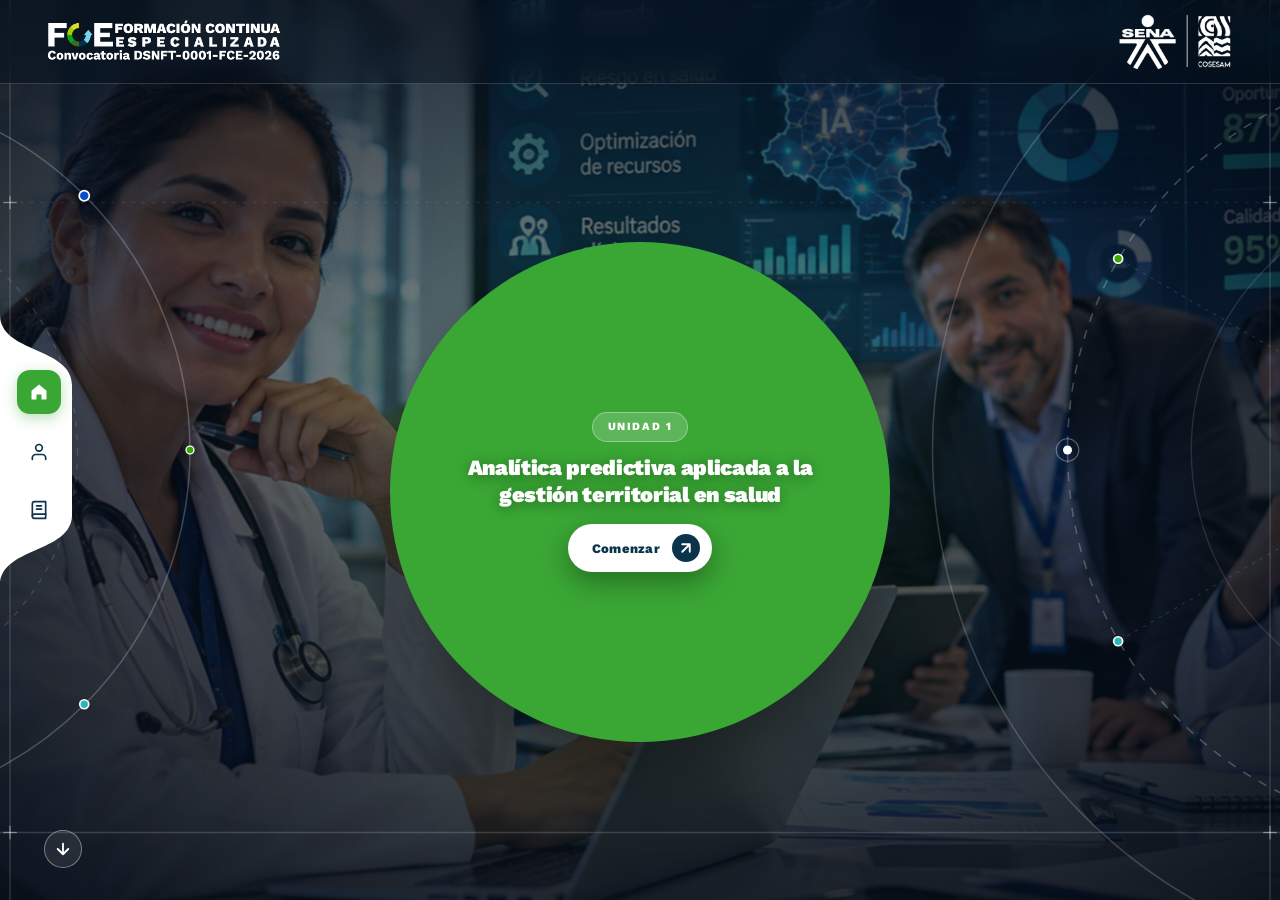
<file: Unidad1/index.html>
<!DOCTYPE html>
<html lang="es">
<head>
  <meta charset="UTF-8">
  <meta name="viewport" content="width=device-width, initial-scale=1.0">
  <title>OVA SENA</title>
  <meta name="description" content="Objeto Virtual de Aprendizaje del SENA.">
  
  <!-- Tipografías institucionales SENA: Work Sans (principal) y Calibri (secundaria de sistema) -->
  <link rel="preconnect" href="https://fonts.googleapis.com">
  <link rel="preconnect" href="https://fonts.gstatic.com" crossorigin>
  <link href="https://fonts.googleapis.com/css2?family=Work+Sans:ital,wght@0,300;0,400;0,500;0,600;0,700;0,800;1,400;1,600&display=swap" rel="stylesheet">
  
  <link rel="stylesheet" href="css/styles.css?v=20261024_1840">
</head>
<body class="editorial-theme">
  <!-- Región anunciadora accesible para lectores de pantalla -->
  <div id="a11y-announcer" class="sr-only" aria-live="polite" aria-atomic="true"></div>

  <!-- Contenedor Principal de la Experiencia -->
  <div class="ova-canvas" id="appCanvas">
    
    <!-- Capa de Textura Animada e Interactiva de Fondo -->
    <div class="interactive-bg-texture" id="bgInteractiveTexture" aria-hidden="true">
      <canvas id="bgTextureCanvas" class="bg-texture-canvas"></canvas>
      <div class="bg-cursor-glow" id="bgCursorGlow"></div>
      <div class="bg-texture-grain"></div>
    </div>
    
    <!-- MENÚ LATERAL (DINÁMICO: BLANCO EN PORTADA, AZUL EN MENÚ CARRUSEL) -->
    <aside class="purple-dock-nav theme-white" id="dockNav" aria-label="Menú lateral de acceso rápido">
      <!-- Silueta SVG de onda curva que se acopla a la pared izquierda -->
      <svg class="dock-curve-svg" viewBox="0 0 76 270" preserveAspectRatio="none" aria-hidden="true">
        <path id="dockCurvePath" d="M 0,0 C 0,38 72,32 72,70 L 72,200 C 72,238 0,232 0,270 Z" fill="#ffffff"/>
      </svg>
      
      <div class="dock-buttons-container">
        <!-- 1. Botón Home -->
        <button type="button" class="dock-btn dock-btn-home" id="btnDockHome" aria-label="Ir al inicio (Home)">
          <div class="dock-icon-box">
            <svg width="20" height="20" viewBox="0 0 24 24" fill="currentColor" aria-hidden="true">
              <path d="M3 10.5L12 3l9 7.5V20a1 1 0 0 1-1 1h-5v-6h-6v6H4a1 1 0 0 1-1-1v-9.5z"/>
            </svg>
          </div>
          <span class="dock-tooltip">Home</span>
        </button>

        <!-- 2. Botón Créditos -->
        <button type="button" class="dock-btn" id="btnDockCredits" aria-label="Abrir Créditos del proyecto">
          <div class="dock-icon-circle">
            <svg width="20" height="20" viewBox="0 0 24 24" fill="none" stroke="currentColor" stroke-width="2" stroke-linecap="round" stroke-linejoin="round" aria-hidden="true">
              <path d="M20 21v-2a4 4 0 0 0-4-4H8a4 4 0 0 0-4 4v2"></path>
              <circle cx="12" cy="7" r="4"></circle>
            </svg>
          </div>
          <span class="dock-tooltip">Créditos</span>
        </button>

        <!-- 3. Botón Bibliografía -->
        <button type="button" class="dock-btn" id="btnDockBibliography" aria-label="Abrir Bibliografía y referencias">
          <div class="dock-icon-circle">
            <svg width="20" height="20" viewBox="0 0 24 24" fill="none" stroke="currentColor" stroke-width="2" stroke-linecap="round" stroke-linejoin="round" aria-hidden="true">
              <path d="M4 19.5A2.5 2.5 0 0 1 6.5 17H20"></path>
              <path d="M6.5 2H20v20H6.5A2.5 2.5 0 0 1 4 19.5v-15A2.5 2.5 0 0 1 6.5 2z"></path>
              <line x1="9" y1="7" x2="15" y2="7"></line>
              <line x1="9" y1="11" x2="15" y2="11"></line>
            </svg>
          </div>
          <span class="dock-tooltip">Bibliografía</span>
        </button>
      </div>
    </aside>

    <!-- ========================================================
         PANTALLA DE INICIO / PORTADA (Editorial Orbital con Parallax)
         ======================================================== -->
    <section class="portada-screen" id="portadaScreen" aria-label="Inicio o Portada de la unidad">
      <!-- Capa de Fondo con Imagen y Efecto Parallax interactivo -->
      <div class="portada-parallax-layer" id="portadaParallaxBg" aria-hidden="true">
        <div class="portada-bg-image"></div>
        <div class="portada-bg-overlay"></div>
      </div>

      <!-- Barra Superior con Logos -->
      <header class="portada-grid-header">
        <div class="p-header-cell cell-brand">
          <img alt="" class="portada-logo-foe">
        </div>
        <div class="p-header-cell cell-sena-right">
          <img alt="" class="portada-logo-sena">
        </div>
      </header>

      <!-- Capa Geométrica Vectorial: Líneas Arquitectónicas y Semicírculos de la Referencia -->
      <svg class="portada-vector-stage" viewBox="0 0 1440 800" preserveAspectRatio="xMidYMid slice" aria-hidden="true">
        <!-- 1. Líneas de división arquitectónica y ejes de cuadrícula -->
        <g class="p-arch-lines" stroke="rgba(255, 255, 255, 0.16)" stroke-width="1.2">
          <!-- Línea vertical izquierda -->
          <line x1="160" y1="0" x2="160" y2="800" />
          <!-- Línea vertical derecha -->
          <line x1="1280" y1="0" x2="1280" y2="800" />
          <!-- Línea horizontal inferior -->
          <line x1="0" y1="740" x2="1440" y2="740" />
          <!-- Línea horizontal de guía superior -->
          <line x1="160" y1="180" x2="1280" y2="180" stroke="rgba(255, 255, 255, 0.08)" stroke-dasharray="3 6" />
        </g>

        <!-- 2. Cruces de intersección técnica (+) -->
        <g class="p-crosshairs" stroke="rgba(255, 255, 255, 0.42)" stroke-width="1.2">
          <line x1="154" y1="740" x2="166" y2="740" />
          <line x1="160" y1="734" x2="160" y2="746" />
          <line x1="1274" y1="740" x2="1286" y2="740" />
          <line x1="1280" y1="734" x2="1280" y2="746" />
          <line x1="154" y1="180" x2="166" y2="180" />
          <line x1="160" y1="174" x2="160" y2="186" />
          <line x1="1274" y1="180" x2="1286" y2="180" />
          <line x1="1280" y1="174" x2="1280" y2="186" />
        </g>

        <!-- 3. Semicírculos Izquierdos (Gran arco circular y satélites) -->
        <g class="p-left-arcs">
          <!-- Gran semicírculo exterior continuo -->
          <circle cx="0" cy="400" r="320" fill="none" stroke="rgba(255, 255, 255, 0.22)" stroke-width="1.4" />
          <!-- Semicírculo secundario punteado orbital -->
          <circle cx="0" cy="400" r="220" fill="none" stroke="rgba(255, 255, 255, 0.14)" stroke-width="1.2" stroke-dasharray="5 7" />
          <!-- Arco interno fino de precisión -->
          <circle cx="0" cy="400" r="130" fill="none" stroke="rgba(255, 255, 255, 0.1)" stroke-width="1" />
          <!-- Nodos satelitales en la trayectoria -->
          <circle cx="226" cy="174" r="4.5" fill="#094bcb" stroke="#ffffff" stroke-width="1.5" />
          <circle cx="320" cy="400" r="3.5" fill="#39a900" stroke="#ffffff" stroke-width="1.2" />
          <circle cx="226" cy="626" r="4" fill="#28bab8" stroke="#ffffff" stroke-width="1.5" />
        </g>

        <!-- 4. Semicírculos Derechos (Radar Orbital Concéntrico) -->
        <g class="p-right-arcs">
          <!-- Semicírculo exterior continuo -->
          <circle cx="1440" cy="400" r="460" fill="none" stroke="rgba(255, 255, 255, 0.18)" stroke-width="1.4" />
          <!-- Gran arco radar punteado concéntrico -->
          <circle cx="1440" cy="400" r="340" fill="none" stroke="rgba(255, 255, 255, 0.24)" stroke-width="1.4" stroke-dasharray="8 8" />
          <!-- Arco interior continuo de guía -->
          <circle cx="1440" cy="400" r="230" fill="none" stroke="rgba(255, 255, 255, 0.12)" stroke-width="1.2" />
          <!-- Rayos radiales de escaneo técnico -->
          <line x1="1440" y1="400" x2="1145" y2="230" stroke="rgba(255, 255, 255, 0.12)" stroke-width="1" stroke-dasharray="3 5" />
          <line x1="1440" y1="400" x2="1145" y2="570" stroke="rgba(255, 255, 255, 0.12)" stroke-width="1" stroke-dasharray="3 5" />
          <!-- Nodos orbitales con aros de radar -->
          <circle cx="1100" cy="400" r="4" fill="#ffffff" />
          <circle cx="1100" cy="400" r="10" fill="none" stroke="rgba(255, 255, 255, 0.35)" stroke-width="1" />
          <circle cx="1145" cy="230" r="4" fill="#39a900" stroke="#ffffff" stroke-width="1.5" />
          <circle cx="1145" cy="570" r="4" fill="#28bab8" stroke="#ffffff" stroke-width="1.5" />
        </g>
      </svg>

      <!-- Escenario Principal Centrado -->
      <div class="portada-stage-grid">
        
        <!-- Botón de acceso directo en la esquina inferior izquierda -->
        <div class="portada-left-col">
          <button type="button" class="btn-p-circle-arrow" id="btnPortadaScroll" aria-label="Ingresar al Menú carrusel">
            <svg width="18" height="18" viewBox="0 0 24 24" fill="none" stroke="currentColor" stroke-width="2.5" stroke-linecap="round" stroke-linejoin="round">
              <path d="M12 5v14M19 12l-7 7-7-7"/>
            </svg>
          </button>
        </div>

        <!-- Centro: Lente Circular con CTA -->
        <div class="portada-center-col">
          <div class="portada-glass-orb" id="portadaGlassOrb">
            <!-- Contenido Central del Lente -->
            <div class="orb-inner-content">
              <span class="orb-unit-label" id="portadaUnitLabel"></span>
              <h1 class="orb-hero-title" id="portadaHeroTitle"></h1>

              <!-- Botón Principal "Comenzar" con Partículas Interactivas -->
              <div class="orb-cta-wrap">
                <canvas class="cta-particles-canvas" id="ctaParticlesCanvas" aria-hidden="true"></canvas>
                <button type="button" class="btn-enter-carrusel-pill" id="btnEnterCarrusel" aria-label="Comenzar">
                  <span class="btn-pill-label">Comenzar</span>
                  <span class="btn-pill-icon" aria-hidden="true">
                    <svg width="18" height="18" viewBox="0 0 24 24" fill="none" stroke="currentColor" stroke-width="2.5" stroke-linecap="round" stroke-linejoin="round">
                      <path d="M7 17L17 7M7 7h10v10"/>
                    </svg>
                  </span>
                </button>
              </div>
            </div>
          </div>
        </div>

      </div>
    </section>

    <!-- ========================================================
         SECCIÓN MENÚ CARRUSEL (Header, Barra superior, Stage y Footer)
         ======================================================== -->
    <div class="menu-carrusel-section is-hidden" id="menuCarruselSection">
      <!-- Barra de progreso lineal continua ubicada en la parte superior (sin textos) -->
      <div class="header-progress-line" role="progressbar" aria-label="Progreso general de la unidad" aria-valuenow="20" aria-valuemin="0" aria-valuemax="100">
        <div class="header-progress-fill" id="headerProgressBar" style="width: 20%;"></div>
      </div>

    <!-- ZONA A: Encabezado Institucional -->
    <header class="editorial-header" role="banner">
      <!-- Fila 1: Logos institucionales (FOE a la izquierda y SENA a la derecha) -->
      <div class="header-logos-row">
        <a href="#main-content" class="skip-to-content sr-only sr-only-focusable">Saltar al contenido principal</a>
        <img alt="" class="header-logo-foe">
        <img alt="" class="header-logo-sena">
      </div>

      <!-- Fila 2: Identificador de Unidad/Reto, Divisor y Título Completo del Curso -->
      <div class="header-identity-row">
        <div class="header-brand">
          <span class="unit-badge" id="headerUnitBadge"></span>
        </div>
        <div class="header-divider" aria-hidden="true"></div>
        <div class="course-meta">
          <h1 class="course-title" id="headerCourseTitle"></h1>
        </div>
      </div>
    </header>

    <!-- ZONAS B & C: Lienzo Principal Editorial y Carrusel Circular -->
    <main id="main-content" class="editorial-stage">
      
      <!-- Retícula geométrica de fondo -->
      <div class="grid-watermark" aria-hidden="true">
        <div class="grid-line grid-line-v1"></div>
        <div class="grid-line grid-line-v2"></div>
        <div class="grid-line grid-line-h1"></div>
      </div>

      <!-- ZONA C: Área Editorial de Exploración (Lado Izquierdo) -->
      <!-- ZONA C: Área Visual de Exploración (Lado Izquierdo) -->
      <section class="editorial-overview" aria-label="Visual del recurso seleccionado">
        
        <!-- Ilustración Destacada del Recurso -->
        <div class="editorial-circular-frame" aria-label="Ilustración del recurso">
          <button type="button" class="circular-image-ring" id="btnCircularImageTrigger" aria-label="Explorar recurso activo" title="Haz clic para explorar">
            <img id="editorialCircularImg" alt="" class="circular-theme-img">
          </button>
        </div>
      </section>

      <!-- ZONA B: Carrusel Circular Minimalista (Inspiración WOVE) -->
      <section class="circular-carousel-wrapper" aria-label="Carrusel circular de recursos" id="carouselWrapper">
        
        <!-- Arco SVG limpio estilo WOVE con línea animada de transición con degradé institucional -->
        <svg class="wove-track-svg" id="woveTrackSvg" aria-hidden="true">
          <defs>
            <!-- Degradé: Extremo anterior (transparencia -> cian -> azul oscuro centro) e invertido al siguiente (azul oscuro -> cian -> transparencia) -->
            <linearGradient id="senaNavArcGradient" x1="0%" y1="0%" x2="0%" y2="100%">
              <stop offset="0%" stop-color="#28bab8" stop-opacity="0" />
              <stop offset="12%" stop-color="#28bab8" stop-opacity="0.35" />
              <stop offset="28%" stop-color="#28bab8" stop-opacity="1" />
              <stop offset="44%" stop-color="#174d93" stop-opacity="1" />
              <stop offset="50%" stop-color="#0c334c" stop-opacity="1" />
              <stop offset="56%" stop-color="#174d93" stop-opacity="1" />
              <stop offset="72%" stop-color="#28bab8" stop-opacity="1" />
              <stop offset="88%" stop-color="#28bab8" stop-opacity="0.35" />
              <stop offset="100%" stop-color="#28bab8" stop-opacity="0" />
            </linearGradient>

            <linearGradient id="senaNavGradientDown" x1="0%" y1="0%" x2="0%" y2="100%">
              <stop offset="0%" stop-color="#28bab8" stop-opacity="0" />
              <stop offset="30%" stop-color="#28bab8" stop-opacity="1" />
              <stop offset="100%" stop-color="#0c334c" stop-opacity="1" />
            </linearGradient>

            <linearGradient id="senaNavGradientUp" x1="0%" y1="100%" x2="0%" y2="0%">
              <stop offset="0%" stop-color="#28bab8" stop-opacity="0" />
              <stop offset="30%" stop-color="#28bab8" stop-opacity="1" />
              <stop offset="100%" stop-color="#0c334c" stop-opacity="1" />
            </linearGradient>
          </defs>
          <path id="woveArcPath" class="wove-arc-line" d="" />
          <!-- Línea animada que une los botones usando el degradé -->
          <path id="woveNavTransitionPath" class="wove-nav-transition-line" d="" />
        </svg>

        <!-- Nodos interactivos estilo WOVE (punto sobre el arco, números angulados y recurso activo) -->
        <div class="wove-nodes-container" id="wheelNodesContainer">
          <!-- Inyectados por carousel.js -->
        </div>

      </section>

      <!-- Menú de navegación vertical del carrusel al costado derecho -->
      <aside class="carousel-vertical-nav" id="carouselVerticalNav" style="background: transparent !important; border: none !important; box-shadow: none !important; backdrop-filter: none !important; -webkit-backdrop-filter: none !important;" aria-label="Navegación vertical del carrusel" role="toolbar">
        <button type="button" class="nav-arrow-btn" id="btnPrevResource" aria-label="Recurso anterior" title="Recurso anterior (Arriba)">
          <svg width="18" height="18" viewBox="0 0 24 24" fill="none" stroke="currentColor" stroke-width="2.5" stroke-linecap="round" stroke-linejoin="round" aria-hidden="true">
            <path d="M12 19V5M5 12l7-7 7 7"/>
          </svg>
        </button>
        
        <div class="nav-dots-indicator" id="navDotsIndicator" role="tablist" aria-label="Puntos de recursos">
          <!-- Puntos generados por JS -->
        </div>

        <button type="button" class="nav-arrow-btn" id="btnNextResource" aria-label="Recurso siguiente" title="Recurso siguiente (Abajo)">
          <svg width="18" height="18" viewBox="0 0 24 24" fill="none" stroke="currentColor" stroke-width="2.5" stroke-linecap="round" stroke-linejoin="round" aria-hidden="true">
            <path d="M12 5v14M5 12l7 7 7-7"/>
          </svg>
        </button>
      </aside>

      <!-- Indicación interactiva de navegación por teclado -->
      <div class="carousel-nav-hint" id="carouselNavHint" aria-label="Instrucciones de navegación: Para navegar el contenido usa las teclas: Flechas para rotar, Enter para explorar">
        <span class="hint-prefix">Para navegar el contenido usa las teclas:</span>
        <div class="hint-group">
          <kbd class="hint-kbd" id="hintKbdPrev" title="Rotar al recurso anterior (←)" aria-label="Flecha izquierda">
            <svg width="13" height="13" viewBox="0 0 24 24" fill="none" stroke="currentColor" stroke-width="2.5" stroke-linecap="round" stroke-linejoin="round" aria-hidden="true">
              <path d="M19 12H5M12 19l-7-7 7-7"/>
            </svg>
          </kbd>
          <kbd class="hint-kbd" id="hintKbdNext" title="Rotar al recurso siguiente (→)" aria-label="Flecha derecha">
            <svg width="13" height="13" viewBox="0 0 24 24" fill="none" stroke="currentColor" stroke-width="2.5" stroke-linecap="round" stroke-linejoin="round" aria-hidden="true">
              <path d="M5 12h14M12 5l7 7-7 7"/>
            </svg>
          </kbd>
          <span class="hint-text">para rotar</span>
        </div>
        <span class="hint-bullet" aria-hidden="true">•</span>
        <div class="hint-group">
          <kbd class="hint-kbd hint-kbd-enter" id="hintKbdEnter" title="Explorar recurso activo (Enter)" aria-label="Tecla Enter">Enter</kbd>
          <span class="hint-text">para explorar</span>
        </div>
      </div>

      <!-- Logos institucionales en la esquina inferior derecha del menú
           (mismas imágenes que el pie de Créditos y Bibliografía: branding.popupLogoLeft / popupLogoRight) -->
      <div class="menu-brand-logos">
        <img alt="" class="logo-25anos">
        <img alt="" class="logo-hashtag">
      </div>

    </main>

    <!-- Pie de página con franja verde institucional -->
    <footer class="editorial-footer">
      <p class="footer-legal-notice"></p>
    </footer>
    </div> <!-- Fin #menuCarruselSection -->
  </div> <!-- Fin #appCanvas -->

  <!-- ZONA D2: Modal Editorial de 3 Columnas (Dieter Rams Inspired) -->
  <div class="wove-modal-overlay" id="modalOverlay" role="dialog" aria-modal="true" aria-labelledby="modalResourceTitle" hidden>
    <div class="wove-modal-backdrop" id="modalBackdrop"></div>

    <div class="rams-modal-wrapper">
      
      <!-- Barra superior externa del modal -->
      <div class="rams-modal-topbar">
        <div class="topbar-left">
          <span class="topbar-date" id="modalTopDate"></span>
          <span class="topbar-sep">•</span>
          <span class="topbar-course" id="modalTopCourse"></span>
        </div>
        <div class="topbar-right">
          <button type="button" class="rams-close-btn" id="btnModalClose" aria-label="Cerrar modal (Escape)">
            ✕
          </button>
        </div>
      </div>

      <!-- Tarjeta principal del modal -->
      <div class="rams-modal-container" id="modalContainer" tabIndex="-1">
        <div class="rams-modal-grid" id="ramsModalGrid">
          
          <!-- ========================================================
               COLUMNA 1: Imagen de apoyo (Izquierda)
               ======================================================== -->
          <div class="rams-col-media" id="ramsColMedia">
            <div class="col-media-frame">
              <img id="modalSupportImage" alt="" class="support-product-img">
            </div>
          </div>

          <!-- ========================================================
               COLUMNA 2: Encabezado del recurso y slides
               ======================================================== -->
          <div class="rams-col-content" id="ramsColContent">
            
            <!-- Título tipográfico gigante estilo PC-4960 -->
            <div class="rams-title-section">
              <div class="rams-label-badge" id="modalLabelBadge"></div>
              <h2 class="rams-huge-code" id="modalHugeCode">
                <span class="code-solid" id="modalCodeSolid"></span><span class="code-outline" id="modalCodeOutline"></span>
              </h2>
              <h3 class="rams-subtitle-text" id="modalResourceTitle"></h3>
            </div>

            <!-- Slides del recurso (las dibuja slides-engine.js) -->
            <div class="modal-slides-container" id="modalSlidesContainer">
              <!-- Renderizado dinámicamente por ModalSlidesEngine -->
            </div>

            <!-- Modo video: el video de YouTube del recurso (lo llena modal.js) -->
            <div class="rams-interactive-tray" id="modalDynamicBody">
              <!-- Inyectado dinámicamente -->
            </div>

          </div>

          <!-- ========================================================
               COLUMNA 3: Subtemas / Slides (Derecha - Navegación por tabs)
               ======================================================== -->
          <aside class="rams-col-subtopics" id="ramsColSubtopics" aria-label="Secciones del recurso">
            <button type="button" class="subtopics-header" id="subtopicsAccordionToggle" aria-expanded="false" aria-controls="modalSubtopicsList" aria-label="Alternar menú de secciones">
              <div class="subtopics-header-info">
                <span class="subtopics-title" id="subtopicsHeaderTitle">SECCIONES</span>
                <span class="subtopics-active-pill" id="subtopicsActivePill"></span>
              </div>
              <span class="subtopics-chevron" aria-hidden="true">
                <svg width="14" height="14" viewBox="0 0 24 24" fill="none" stroke="currentColor" stroke-width="2.5" stroke-linecap="round" stroke-linejoin="round">
                  <path d="M6 9l6 6 6-6"/>
                </svg>
              </span>
            </button>
            
            <div class="subtopics-list" id="modalSubtopicsList">
              <!-- Inyectado dinámicamente con las pestañas de las slides -->
            </div>
          </aside>

        </div>
      </div>
    </div>
  </div>


  <!-- MODAL POPUP VINTAGE TIPO AMIE CALENDAR (Para Créditos y Bibliografía) -->
  <div class="amie-popup-overlay" id="amiePopupOverlay" role="dialog" aria-modal="true" aria-labelledby="amiePopupTitle" hidden>
    <div class="amie-popup-backdrop" id="amiePopupBackdrop"></div>

    <div class="amie-postcard-wrapper" id="amiePostcardWrapper">
      <article class="amie-postcard-card" id="amiePostcardCard">
        
        <!-- Barra superior con botón de cierre -->
        <header class="amie-card-header">
          <button type="button" class="amie-close-btn" id="btnAmieClose" aria-label="Cerrar modal">
            ✕
          </button>
        </header>

        <!-- Cuerpo de la postal en 2 columnas -->
        <div class="amie-card-grid">
          
          <!-- Columna 1 (Izquierda): Tarjetas flotantes -->
          <div class="amie-left-column" id="amieLeftColumn">
            <div class="amie-left-stickers" id="amieLeftStickers">
              <!-- Inyectado dinámicamente -->
            </div>
          </div>

          <!-- Columna 2 (Derecha): Información con scroll -->
          <div class="amie-right-column" id="amieRightColumn">
            <div class="amie-right-scroll-container" id="amieRightScrollContainer">
              <!-- Inyectado dinámicamente con Créditos o Bibliografía -->
            </div>
          </div>

        </div>

        <!-- Pie de la postal: logos de 25 años y #formacióncontinua centrados al pie -->
        <footer class="amie-postcard-footer" id="amiePostcardFooter">
          <div class="amie-footer-logos">
            <img alt="" class="amie-bottom-logo logo-25anos">
            <img alt="" class="amie-bottom-logo logo-hashtag">
          </div>
        </footer>

      </article>
    </div>
  </div>


  <!-- Toast de Notificación Discreta -->
  <div id="toastNotification" class="toast-notification" role="status" aria-live="polite" hidden>
    <div class="toast-icon">✓</div>
    <div class="toast-message" id="toastMessage">Cambios guardados con éxito</div>
  </div>

  <!-- Cursor Dinámico Interactivo SENA -->
  <div class="custom-cursor-dot" id="cursorDot" aria-hidden="true"></div>
  <div class="custom-cursor-follower" id="cursorFollower" aria-hidden="true">
    <span class="cursor-badge-text" id="cursorBadgeText"></span>
  </div>

  <!-- Scripts Modulares -->
  <script src="js/content.js?v=20261024_1800"></script>
  <script src="js/data.js?v=20261104_2345"></script>
  <script src="js/bg-texture.js?v=20261024_1800"></script>
  <script src="js/carousel.js?v=20261024_1800"></script>
  <script src="js/slides-engine.js?v=20261024_1800"></script>
  <script src="js/modal.js?v=20261024_1800"></script>
  <script src="js/app.js?v=20261024_1800"></script>
  <script src="js/cursor.js?v=20261024_1800"></script>
</body>
</html>
</file>
<file: css/styles.css>
/* ==========================================================================
   OVA SENA - RETO CENTRAL: EXPERIENCIA EDITORIAL E INTERACTIVA
   Inspiración: Nederburg Stories, Amie Calendar, WOVE Interaction, Dieter Rams
   ========================================================================== */

/* --- Variables y Tokens de Diseño --- */
:root {
  /* Paleta cromática base */
  --color-bg-main: #f3f7fa;
  --color-bg-gradient: linear-gradient(135deg, #fcfdff 0%, #f3f7fa 100%);
  --color-text-main: #0c334c;
  --color-accent: #0c334c;
  --color-bg-secondary: #E8EFF3;
  --color-surface: #FFFFFF;
  --color-accent-amber: #E6AC5A;

  /* Paleta Oficial SENA */
  --sena-green: #094bcb;
  --sena-navy: #0c334c;
  --sena-blue-electric: #3aa735;

  /* Variaciones tonales y funcionales */
  --color-text-muted: rgba(12, 51, 76, 0.78);
  --color-text-light: rgba(12, 51, 76, 0.58);
  --color-border: #DCE3E8;
  --color-border-subtle: #E8ECEF;
  --color-success: #094bcb;
  --color-success-bg: #EAF4EE;
  --color-error: #B8473D;
  --color-error-bg: #FBEFEF;

  /* Tipografías Institucionales SENA */
  --font-primary: 'Work Sans', -apple-system, BlinkMacSystemFont, 'Segoe UI', Roboto, sans-serif;
  --font-secondary: 'Calibri', 'Candara', 'Segoe UI', -apple-system, BlinkMacSystemFont, Arial, sans-serif;
  --font-sans: var(--font-primary);
  --font-serif: var(--font-primary);

  /* Sombras suaves y difusas */
  --shadow-sm: 0 2px 6px rgba(37, 41, 44, 0.04);
  --shadow-md: 0 10px 25px -5px rgba(37, 41, 44, 0.06), 0 8px 10px -6px rgba(37, 41, 44, 0.03);
  --shadow-modal: 0 32px 64px -16px rgba(37, 41, 44, 0.22), 0 16px 32px -8px rgba(37, 41, 44, 0.08);

  /* Radios */
  --radius-sm: 4px;
  --radius-md: 8px;
  --radius-lg: 14px;
  --radius-full: 9999px;

  /* Transiciones */
  --ease-editorial: cubic-bezier(0.16, 1, 0.3, 1);
  --transition-fast: 180ms ease;
  --transition-normal: 320ms var(--ease-editorial);
}

/* --- Reseteo y Base --- */
*, *::before, *::after {
  box-sizing: border-box;
  margin: 0;
  padding: 0;
}

html, body {
  width: 100%;
  height: 100%;
  max-height: 100vh;
  overflow: hidden;
  background-color: var(--color-bg-main);
  background: var(--color-bg-gradient);
  color: var(--color-text-main);
  font-family: var(--font-primary);
  font-size: 15px;
  line-height: 1.6;
  -webkit-font-smoothing: antialiased;
  -moz-osx-font-smoothing: grayscale;
}

p,
.footer-legal-notice,
.credits-legal-text {
  font-family: var(--font-secondary);
}

p {
  color: var(--sena-navy);
}

h1, h2, h3, h4, h5, h6 {
  color: var(--sena-blue-electric);
  font-family: var(--font-primary);
}

/* Ocultar accesible */
.sr-only {
  position: absolute;
  width: 1px;
  height: 1px;
  padding: 0;
  margin: -1px;
  overflow: hidden;
  clip: rect(0, 0, 0, 0);
  white-space: nowrap;
  border: 0;
}

.sr-only-focusable:focus {
  position: fixed;
  top: 12px;
  left: 12px;
  z-index: 9999;
  width: auto;
  height: auto;
  padding: 10px 16px;
  background: var(--color-surface);
  color: var(--color-accent);
  border: 2px solid var(--color-accent);
  border-radius: var(--radius-sm);
  box-shadow: var(--shadow-md);
}

/* Botones genéricos */
button {
  font-family: inherit;
  font-size: inherit;
  color: inherit;
  background: none;
  border: none;
  cursor: pointer;
  outline: none;
}

/* Enlaces generales */
a {
  color: var(--sena-green);
  text-decoration: none;
  transition: color var(--transition-fast);
}

a:hover {
  color: #2e8b2a;
}

button:focus-visible, a:focus-visible, input:focus-visible, textarea:focus-visible {
  outline: 2px solid var(--sena-green);
  outline-offset: 3px;
}

/* --- Contenedor Principal (Lienzo) --- */
.ova-canvas {
  position: relative;
  height: 100vh;
  max-height: 100vh;
  display: flex;
  flex-direction: column;
  justify-content: space-between;
  overflow: hidden;
  background-color: var(--color-bg-main);
  background: var(--color-bg-gradient);
}

/* ==========================================================================
   CAPA DE TEXTURA ANIMADA E INTERACTIVA DE FONDO
   Malla geométrica fluida que responde con física elástica y aura al cursor
   ========================================================================== */
.interactive-bg-texture {
  position: absolute;
  inset: 0;
  width: 100%;
  height: 100%;
  pointer-events: none !important;
  z-index: 0;
  overflow: hidden;
}

.bg-texture-canvas {
  position: absolute;
  inset: 0;
  width: 100%;
  height: 100%;
  display: block;
  pointer-events: none !important;
}

.bg-cursor-glow {
  position: absolute;
  inset: 0;
  pointer-events: none !important;
  background: radial-gradient(
  circle 480px at var(--mouse-glow-x, 50%) var(--mouse-glow-y, 50%),
  rgba(58, 167, 53, 0.08) 0%,
  rgba(176, 202, 34, 0.035) 45%,
  transparent 70%
  );
  opacity: 1;
  transition: opacity 300ms ease;
  will-change: background;
}

.bg-texture-grain {
  position: absolute;
  inset: 0;
  width: 100%;
  height: 100%;
  opacity: 0.025;
  pointer-events: none !important;
  background-image: url("data:image/svg+xml,%3Csvg viewBox='0 0 200 200' xmlns='http://www.w3.org/2000/svg'%3E%3Cfilter id='noiseFilter'%3E%3CfeTurbulence type='fractalNoise' baseFrequency='0.85' numOctaves='3' stitchTiles='stitch'/%3E%3C/filter%3E%3Crect width='100%25' height='100%25' filter='url(%23noiseFilter)'/%3E%3C/svg%3E");
}

/* ==========================================================================
   ZONA A: ENCABEZADO DISCRETO
   ========================================================================== */
.editorial-header {
  position: relative;
  z-index: 30;
  flex-shrink: 0;
  display: flex;
  align-items: center;
  justify-content: space-between;
  /* El alto sigue al contenido: con un titulo largo el header crece en vez
     de recortar la linea. min-height conserva los 80px cuando el titulo es corto. */
  height: auto;
  min-height: 80px;
  padding: 0 44px 0 105px;
  background: rgba(255, 255, 255, 0.25);
  backdrop-filter: blur(10px);
  -webkit-backdrop-filter: blur(10px);
  border-bottom: 1px solid rgba(12, 51, 76, 0.08);
  box-shadow: 0 4px 20px rgba(12, 51, 76, 0.02);
}

.header-left {
  display: flex;
  align-items: center;
  gap: 16px;
  /* Permite que el titulo reparta su texto en varias lineas: sin esto el bloque
     no se encoge, desborda la pantalla y empuja al logo de la SENA fuera de vista. */
  min-width: 0;
}

.header-logo-foe {
  height: clamp(42px, 5.2vh, 52px);
  width: auto;
  max-width: 280px;
  object-fit: contain;
  display: block;
  transition: transform var(--transition-fast);
}

.header-logo-sena {
  height: clamp(44px, 5.5vh, 56px);
  width: auto;
  max-width: 170px;
  object-fit: contain;
  display: block;
  filter: none;
  transition: transform var(--transition-fast);
}

.header-divider {
  width: 1px;
  height: 26px;
  background-color: rgba(12, 51, 76, 0.18);
}

.header-brand {
  display: flex;
  align-items: center;
  gap: 8px;
}

.unit-badge {
  font-size: 11px;
  font-weight: 800;
  letter-spacing: 0.1em;
  text-transform: uppercase;
  white-space: nowrap;
  flex-shrink: 0;
  color: var(--sena-blue-electric, #3aa735);
  background-color: rgba(58, 167, 53, 0.08);
  padding: 5px 12px;
  border-radius: var(--radius-sm, 4px);
  border: 1px solid rgba(58, 167, 53, 0.22);
}

.course-meta {
  border-left: 1px solid rgba(12, 51, 76, 0.18);
  padding-left: 16px;
  /* Separacion garantizada entre el titulo de la unidad y el logo de la SENA.
     Con un titulo largo el bloque crecia hasta chocar con el logo. */
  margin-right: 40px;
  /* Permite que el bloque se encoja dentro del flex: el titulo reparte su texto
     en varias lineas en vez de empujar al logo. */
  min-width: 0;
}

.course-title {
  font-size: 13px;
  font-weight: 700;
  color: var(--sena-navy, #0c334c);
  letter-spacing: 0.01em;
  /* El titulo se muestra COMPLETO: si necesita mas lineas, las usa.
     El alto del header crece con el contenido en vez de recortar el texto. */
  line-height: 1.4;
  text-wrap: pretty;
  overflow-wrap: break-word;
  hyphens: auto;
}

.header-right {
  display: flex;
  align-items: center;
  gap: 18px;
  /* El logo de la SENA no se deforma ni se encoge: el ajuste lo absorbe el
     titulo, que es lo que puede recortarse. */
  flex-shrink: 0;
}

/* Barra de progreso lineal continua ubicada en la parte superior (sin textos) */
.header-progress-line {
  position: relative;
  width: 100%;
  height: 3px;
  background-color: rgba(12, 51, 76, 0.08);
  overflow: hidden;
  z-index: 50;
  flex-shrink: 0;
}

.header-progress-fill {
  height: 100%;
  width: 20%;
  background: linear-gradient(90deg, #3aa735 0%, #b0ca22 100%);
  transition: width 600ms cubic-bezier(0.34, 1.56, 0.64, 1);
  box-shadow: 0 0 10px rgba(9, 75, 203, 0.8);
  border-radius: 0 3px 3px 0;
}

/* ==========================================================================
   ESCENARIO EDITORIAL PRINCIPAL (ZONAS B & C)
   ========================================================================== */
.editorial-stage {
  position: relative;
  flex: 1;
  min-height: 0;
  height: 100%;
  display: grid;
  grid-template-columns: minmax(360px, clamp(480px, 38vw, 640px)) 1fr;
  align-items: stretch;
  padding: 0 36px 0 80px;
  margin: 0;
  overflow: hidden;
  gap: 28px;
}

/* Retícula de agua / Dieter Rams Watermark */
.grid-watermark {
  position: absolute;
  inset: 0;
  pointer-events: none;
  z-index: 1;
}

.grid-line {
  position: absolute;
  background-color: rgba(48, 101, 126, 0.05);
}

.grid-line-v1 {
  top: 0;
  bottom: 0;
  left: 120px;
  width: 1px;
}

.grid-line-v2 {
  top: 0;
  bottom: 0;
  left: 540px;
  width: 1px;
}

.grid-line-h1 {
  left: 0;
  right: 0;
  top: 45%;
  height: 1px;
}

/* ==========================================================================
   ZONA C: ÁREA VISUAL DE EXPLORACIÓN
   ========================================================================== */
.editorial-overview {
  position: relative;
  z-index: 10;
  display: flex;
  flex-direction: column;
  justify-content: center;
  align-items: center;
  width: 100%;
  max-width: 100%;
  height: 100%;
  max-height: 100%;
  min-height: 0;
  padding: 0;
}

/* Marco de Imagen Circular Temática */
.editorial-circular-frame {
  flex: 1;
  display: flex;
  align-items: center;
  justify-content: center;
  width: 100%;
  padding: 0;
  /* Centrado visual en el espacio entre el dock lateral izquierdo y el arco del carrusel */
  transform: translateX(clamp(70px, 7vw, 120px));
  transition: transform 350ms cubic-bezier(0.34, 1.56, 0.64, 1);
}

.circular-theme-img {
  max-height: clamp(380px, 82vh, 720px);
  width: auto;
  max-width: 100%;
  object-fit: contain;
  border-radius: 0 !important;
  clip-path: none !important;
  -webkit-clip-path: none !important;
  mask: none !important;
  -webkit-mask: none !important;
  display: block;
  filter: drop-shadow(0 20px 45px rgba(12, 51, 76, 0.20));
  transition: transform 380ms cubic-bezier(0.34, 1.56, 0.64, 1), filter 380ms ease, opacity 260ms ease;
}

/* Reducción visual específica de 20px solo para la imagen del recurso 02 (Video conceptual) */
.circular-theme-img[src*="2_video.png"],
.circular-theme-img[data-resource="02"] {
  max-height: clamp(360px, calc(82vh - 20px), 700px) !important;
  max-width: calc(100% - 20px) !important;
}

.nav-arrow-btn {
  display: inline-flex;
  align-items: center;
  justify-content: center;
  width: 40px;
  height: 40px;
  border-radius: var(--radius-full);
  background: #FFFFFF;
  border: 1.5px solid var(--color-border);
  color: var(--sena-navy);
  box-shadow: var(--shadow-sm);
  transition: all 260ms cubic-bezier(0.34, 1.56, 0.64, 1);
  cursor: pointer;
  outline: none;
}

.nav-arrow-btn svg {
  stroke: currentColor;
  transition: transform 240ms cubic-bezier(0.34, 1.56, 0.64, 1), stroke 200ms ease;
}

.nav-arrow-btn:hover {
  background: #FFFFFF !important;
  border-color: var(--sena-green) !important;
  color: var(--sena-green) !important;
  box-shadow: 0 6px 16px rgba(9, 75, 203, 0.22);
}

.nav-arrow-btn:active {
  transform: scale(0.94) !important;
  transition-duration: 80ms;
}

.nav-dot-item {
  position: relative;
  width: 34px;
  height: 34px;
  display: inline-flex;
  align-items: center;
  justify-content: center;
  border-radius: var(--radius-full);
  background: transparent;
  border: 1.5px solid transparent;
  color: #94A3B8; /* Gris claro por defecto */
  font-size: 11px;
  font-weight: 700;
  transition: all 260ms cubic-bezier(0.34, 1.56, 0.64, 1);
  cursor: pointer;
  padding: 0;
  user-select: none;
  outline: none;
}

.nav-dot-item::before,
.nav-dot-item::after {
  display: none !important;
  content: none !important;
}

.nav-dot-item:hover {
  color: var(--sena-navy);
  background-color: #FFFFFF;
  border-color: rgba(12, 51, 76, 0.22);
  transform: scale(1.18);
  box-shadow: 0 6px 14px rgba(12, 51, 76, 0.12);
}

.nav-dot-item:active {
  transform: scale(0.96) !important;
  transition-duration: 80ms;
}

/* Estado activo (nodo seleccionado actualmente) */
.nav-dot-item.active {
  color: var(--sena-navy);
  border-color: var(--sena-navy);
  background-color: rgba(12, 51, 76, 0.08);
  transform: scale(1.1);
  font-weight: 800;
}

.nav-dot-item.active:hover {
  color: var(--sena-navy);
  background-color: #FFFFFF;
  border-color: var(--sena-navy);
  transform: scale(1.22);
  box-shadow: 0 8px 18px rgba(12, 51, 76, 0.16);
}

/* Cuando el usuario ve el contenido: el botón pasa de gris claro a VERDE */
.nav-dot-item.completed {
  color: var(--sena-green);
  font-weight: 800;
}

.nav-dot-item.completed:hover {
  color: var(--sena-green);
  background-color: #FFFFFF;
  border-color: var(--sena-green);
  transform: scale(1.2);
  box-shadow: 0 6px 16px rgba(9, 75, 203, 0.22);
}

/* Si además de completado está activo, se resalta con borde verde limpio */
.nav-dot-item.active.completed {
  color: var(--sena-green);
  border-color: var(--sena-green);
  background-color: rgba(9, 75, 203, 0.14);
}

.nav-dot-item.active.completed:hover {
  color: var(--sena-green);
  background-color: #FFFFFF;
  border-color: var(--sena-green);
  transform: scale(1.24);
  box-shadow: 0 8px 20px rgba(9, 75, 203, 0.28);
}

/* ==========================================================================
   ZONA B: CARRUSEL CIRCULAR MINIMALISTA (INSPIRACIÓN WOVE)
   ========================================================================== */
.circular-carousel-wrapper {
  position: relative;
  width: 100%;
  height: 100%;
  min-height: 100%;
  max-height: 100%;
  align-self: stretch;
  margin: 0;
  padding: 0;
  display: flex;
  align-items: center;
  justify-content: flex-start;
  overflow: hidden;
  user-select: none;
}

/* Riel SVG con arco limpio continuo estilo WOVE */
.wove-track-svg {
  position: absolute;
  inset: 0;
  width: 100%;
  height: 100%;
  pointer-events: none;
  z-index: 2;
  overflow: visible;
}

.wove-arc-line {
  fill: none;
  stroke: #D0DBE5;
  stroke-width: 1.5;
  stroke-linecap: round;
}

/* ==========================================================================
   LÍNEA DE TRANSICIÓN ANIMADA ENTRE BOTONES (DEGRADÉ INSTITUCIONAL)
   Se activa y dibuja cuando el usuario cambia de recurso (botón anterior a nuevo)
   ========================================================================== */
.wove-nav-transition-line {
  fill: none;
  stroke: url(#senaNavArcGradient);
  stroke-width: 4.5px;
  stroke-linecap: round;
  pointer-events: none;
  opacity: 1;
  transition: opacity 320ms ease;
  z-index: 4;
  filter: drop-shadow(0 0 6px rgba(40, 186, 184, 0.45));
}

.wove-nav-transition-line.is-active {
  opacity: 1;
}

/* Estado girando */
.circular-carousel-wrapper.is-spinning .wove-node-num {
  opacity: 0.85;
}

/* Contenedor de nodos interactivos WOVE */
.wove-nodes-container {
  position: absolute;
  inset: 0;
  width: 100%;
  height: 100%;
  pointer-events: none;
  z-index: 5;
}

/* Cada nodo interactivo en el arco */
.wove-node-item {
  position: absolute;
  top: 0;
  left: 0;
  width: 0;
  height: 0;
  pointer-events: auto;
  cursor: pointer;
  background: none;
  border: none;
  padding: 0;
  margin: 0;
  outline: none;
  transition: transform 550ms cubic-bezier(0.16, 1, 0.3, 1), opacity 550ms ease;
  will-change: transform, opacity;
}

/* Punto indicador situado exactamente sobre la línea del arco */
.wove-node-dot {
  position: absolute;
  top: 0;
  left: 0;
  width: 6px;
  height: 6px;
  border-radius: var(--radius-full);
  background-color: #94A3B8;
  transform: translate(-50%, -50%);
  transition: all 400ms cubic-bezier(0.16, 1, 0.3, 1);
  pointer-events: auto;
}

/* Retículos desactivados para diseño limpio sin resplandor */
.wove-node-item:hover .wove-node-dot {
  background-color: var(--sena-navy);
  transform: translate(-50%, -50%) scale(1.5);
  box-shadow: 0 2px 6px rgba(12, 51, 76, 0.25);
}

.wove-node-item:not(.is-active):hover .wove-node-num {
  color: var(--sena-navy);
  transform: translateX(4px) scale(1.05);
}

/* Contenido del nodo: Número y bloque de texto adyacente */
.wove-node-content {
  position: absolute;
  top: 0;
  left: 0;
  margin-left: 10px;
  padding: 14px 28px 14px 10px;
  display: flex;
  align-items: center;
  gap: 18px;
  transform-origin: 0% 50%;
  transition: transform 550ms cubic-bezier(0.16, 1, 0.3, 1);
  white-space: nowrap;
  cursor: pointer;
  pointer-events: auto;
}

/* Tipografía de los números estilo WOVE (00, 01, 02) */
.wove-node-num {
  font-family: var(--font-sans);
  font-size: 44px;
  font-weight: 800;
  line-height: 1;
  color: #94A3B8;
  letter-spacing: -1.5px;
  font-variant-numeric: slashed-zero tabular-nums;
  transition: all 450ms cubic-bezier(0.16, 1, 0.3, 1);
  display: inline-block;
  user-select: none;
}

.wove-node-item:not(.is-active):hover .wove-node-num {
  color: var(--sena-navy);
  transform: translateX(6px) scale(1.08);
}

/* Bloque de Título e Icono de la sección activa */
.wove-node-details {
  display: flex;
  flex-direction: column;
  text-align: left;
  opacity: 0;
  pointer-events: none;
  transform: translateX(-14px);
  transition: opacity 350ms ease, transform 450ms cubic-bezier(0.16, 1, 0.3, 1);
}

.wove-title-row {
  display: flex;
  align-items: center;
  gap: 18px;
  transition: transform 300ms cubic-bezier(0.34, 1.56, 0.64, 1);
}

.wove-section-icon {
  width: 78px;
  height: 78px;
  min-width: 78px;
  min-height: 78px;
  object-fit: contain;
  filter: drop-shadow(0 4px 8px rgba(12, 51, 76, 0.12));
  transition: transform 340ms cubic-bezier(0.34, 1.56, 0.64, 1), filter 340ms ease;
  user-select: none;
  pointer-events: auto;
  cursor: pointer;
  will-change: transform, filter;
  transform-origin: center center;
  position: relative;
  z-index: 10;
}

/* EFECTO DE AGRANDAR EL ICONO AL PASAR EL CURSOR POR CUALQUIER PARTE DEL BOTÓN */
.wove-node-item.is-active:hover .wove-section-icon,
.wove-node-item:hover .wove-section-icon,
.wove-node-content:hover .wove-section-icon,
.wove-title-row:hover .wove-section-icon,
.wove-node-details:hover .wove-section-icon,
.wove-section-icon:hover {
  transform: scale(1.48) translateY(-6px) !important;
  filter: drop-shadow(0 18px 34px rgba(12, 51, 76, 0.32)) drop-shadow(0 0 24px rgba(40, 186, 184, 0.55)) !important;
  z-index: 25 !important;
}

.wove-node-item.is-active:active .wove-section-icon,
.wove-section-icon:active {
  transform: scale(1.25) translateY(-2px) !important;
  transition-duration: 120ms;
}

.wove-node-title {
  font-family: var(--font-sans);
  font-size: 26px;
  font-weight: 800;
  color: var(--sena-navy);
  line-height: 1.14;
  margin: 0;
  letter-spacing: -0.5px;
  white-space: nowrap;
  max-width: none;
  width: max-content;
  transition: color 240ms ease, transform 300ms cubic-bezier(0.34, 1.56, 0.64, 1);
}

.wove-node-item.is-active:hover .wove-node-title {
  color: var(--sena-blue-electric);
  transform: translateX(4px);
}

.wove-node-item.is-active:hover .wove-node-num {
  color: var(--sena-blue-electric);
  transform: scale(1.04);
}

.wove-node-item.is-active:active .wove-title-row {
  transform: scale(0.98);
}

/* Indicador de estado completado (Punto limpio y nítido de la barra de progreso) */
.wove-node-item.is-completed .wove-node-dot {
  background-color: var(--sena-green);
  border: 2px solid #FFFFFF;
  width: 10px;
  height: 10px;
  box-shadow: 0 1px 3px rgba(12, 51, 76, 0.25);
}

.wove-node-item.is-completed .wove-node-dot::after {
  display: none !important;
}

/* --- ESTADO ACTIVO (CENTRAL estilo WOVE) --- */
.wove-node-item.is-active {
  z-index: 10;
  cursor: pointer;
}

.wove-node-item.is-active .wove-node-dot {
  width: 10px;
  height: 10px;
  background-color: var(--sena-navy);
  border: 2px solid #FFFFFF;
  box-shadow: 0 2px 5px rgba(12, 51, 76, 0.3);
}

.wove-node-item.is-active .wove-node-num {
  font-size: 64px;
  font-weight: 900;
  color: var(--sena-navy);
  letter-spacing: -2px;
}

.wove-node-item.is-active .wove-node-details {
  opacity: 1;
  pointer-events: auto;
  transform: translateX(0);
}

/* Animación de entrada limpia cuando se activa el nodo */
.wove-node-content.cyber-entrance .wove-node-num {
  animation: cyberNumImpact 400ms cubic-bezier(0.18, 0.92, 0.28, 1) both;
}

@keyframes cyberNumImpact {
  0% {
    transform: scale(0.92);
    opacity: 0.6;
  }
  100% {
    transform: scale(1);
    opacity: 1;
  }
}

.wove-node-content.cyber-entrance:not(:hover) .wove-section-icon {
  animation: cyberIconPop 450ms 40ms cubic-bezier(0.18, 0.92, 0.28, 1);
}

@keyframes cyberIconPop {
  0% {
    transform: scale(0.7);
    opacity: 0;
  }
  100% {
    transform: scale(1);
    opacity: 1;
    filter: drop-shadow(0 4px 8px rgba(12, 51, 76, 0.12));
  }
}

.wove-node-content.cyber-entrance .wove-node-title {
  animation: holographicTitleReveal 450ms 30ms cubic-bezier(0.16, 1, 0.3, 1) both;
}

@keyframes holographicTitleReveal {
  0% {
    opacity: 0;
    transform: translateX(-12px);
  }
  100% {
    opacity: 1;
    transform: translateX(0);
  }
}

/* ==========================================================================
   MODO CARRUSEL 2 BOTONES (RETOS Y PRETEST) - AMBOS VISIBLES
   ========================================================================== */
.circular-carousel-wrapper.two-items .wove-node-item {
  pointer-events: auto !important;
}

.circular-carousel-wrapper.two-items .wove-node-item .wove-node-details {
  opacity: 0.92;
  pointer-events: auto !important;
  transform: translateX(0);
}

.circular-carousel-wrapper.two-items .wove-node-item.is-active .wove-node-details {
  opacity: 1;
}

.circular-carousel-wrapper.two-items .wove-node-item:not(.is-active) {
  opacity: 0.88;
  cursor: pointer;
  transition: opacity 300ms ease, transform 400ms cubic-bezier(0.18, 0.92, 0.28, 1);
}

.circular-carousel-wrapper.two-items .wove-node-item:not(.is-active):hover {
  opacity: 1;
}

.circular-carousel-wrapper.two-items .wove-node-item:not(.is-active) .wove-node-num {
  font-size: 50px;
  color: #64748B;
  transition: color 250ms ease, transform 250ms ease;
}

.circular-carousel-wrapper.two-items .wove-node-item.is-active .wove-node-num {
  font-size: 64px;
  color: var(--sena-navy);
}

.circular-carousel-wrapper.two-items .wove-node-item:not(.is-active) .wove-node-title {
  color: #334155;
  font-size: 24px;
  font-weight: 700;
  transition: color 250ms ease, transform 250ms ease;
}

.circular-carousel-wrapper.two-items .wove-node-item.is-active .wove-node-title {
  color: var(--sena-navy);
  font-size: 26px;
  font-weight: 800;
}

.circular-carousel-wrapper.two-items .wove-node-item:not(.is-active):hover .wove-node-title {
  color: var(--sena-blue-electric);
  transform: translateX(4px);
}

.circular-carousel-wrapper.two-items .wove-node-item:not(.is-active):hover .wove-node-num {
  color: var(--sena-blue-electric);
  transform: scale(1.04);
}

.circular-carousel-wrapper.two-items .wove-node-item:not(.is-active) .wove-section-icon {
  filter: drop-shadow(0 3px 6px rgba(12, 51, 76, 0.12));
  opacity: 0.95;
}

.circular-carousel-wrapper.two-items .wove-node-item:not(.is-active):hover .wove-section-icon {
  opacity: 1;
  filter: drop-shadow(0 14px 28px rgba(12, 51, 76, 0.28)) drop-shadow(0 0 20px rgba(40, 186, 184, 0.5)) !important;
}

.circular-carousel-wrapper.two-items .wove-node-item.is-active .wove-section-icon {
  filter: drop-shadow(0 6px 14px rgba(12, 51, 76, 0.18));
}

.circular-carousel-wrapper.two-items .wove-node-item:not(.is-active) .wove-node-dot {
  width: 8px;
  height: 8px;
  background-color: #94A3B8;
  border: 2px solid #FFFFFF;
  box-shadow: 0 1px 3px rgba(12, 51, 76, 0.2);
  transition: all 250ms ease;
}

.circular-carousel-wrapper.two-items .wove-node-item:not(.is-active):hover .wove-node-dot {
  background-color: var(--sena-blue-electric);
  transform: scale(1.3);
  box-shadow: 0 0 8px rgba(0, 210, 255, 0.6);
}

/* ==========================================================================
   HOVER UNIFICADO - RETO Y PRETEST
   --------------------------------------------------------------------------
   Con 2 recursos los dos botones son entradas directas al modal, asi que
   ambos deben responder igual al cursor (antes solo el inactivo lo hacia).

   Se usa la clase .is-hovered (la aplica carousel.js en mouseenter/mouseleave)
   y no :hover porque .wove-node-item mide 0x0 y su contenido visible es un hijo
   posicionado en absoluto: el :hover del boton nunca alcanzaba al texto.
   ========================================================================== */
.circular-carousel-wrapper.two-items .wove-node-item.is-hovered {
  opacity: 1;
}

.circular-carousel-wrapper.two-items .wove-node-item.is-hovered .wove-node-details {
  opacity: 1;
}

.circular-carousel-wrapper.two-items .wove-node-item.is-hovered .wove-node-num {
  color: var(--sena-blue-electric);
  transform: scale(1.06);
}

.circular-carousel-wrapper.two-items .wove-node-item.is-hovered .wove-node-title {
  color: var(--sena-blue-electric);
  transform: translateX(4px);
}

.circular-carousel-wrapper.two-items .wove-node-item.is-hovered .wove-section-icon {
  opacity: 1;
  filter: drop-shadow(0 14px 28px rgba(12, 51, 76, 0.28)) drop-shadow(0 0 20px rgba(40, 186, 184, 0.5)) !important;
}

.circular-carousel-wrapper.two-items .wove-node-item.is-hovered .wove-node-dot {
  background-color: var(--sena-blue-electric);
  transform: scale(1.3);
  box-shadow: 0 0 8px rgba(0, 210, 255, 0.6);
}

/* ==========================================================================
   IMAGEN DESTACADA UNICA - EFECTO DE HOVER
   --------------------------------------------------------------------------
   La imagen ya no cambia al navegar: es una sola imagen estatica, editable
   desde content.json (campo "heroImage"). El hover se aplica al marco para
   que la imagen reaccione al pasar el cursor por encima.
   ========================================================================== */
.editorial-circular-frame {
  cursor: default;
}

.editorial-circular-frame:hover .circular-theme-img {
  transform: scale(1.03);
  filter: drop-shadow(0 30px 55px rgba(12, 51, 76, 0.30)) drop-shadow(0 0 26px rgba(40, 186, 184, 0.26));
}

/* ==========================================================================
   INDICACIÓN DE NAVEGACIÓN POR TECLADO (ZONA B - PARTE INFERIOR)
   Estilo según diseño: [ ← ] [ → ] para rotar • [ Enter ] para explorar
   ========================================================================== */
/* ==========================================================================
   PIE DE PÁGINA (FRANJA VERDE INSTITUCIONAL)
   ========================================================================== */
.editorial-footer {
  position: relative;
  z-index: 20;
  flex-shrink: 0;
  display: flex;
  align-items: center;
  justify-content: center;
  padding: 8px 36px 8px 96px;
  background-color: var(--sena-green);
  color: #FFFFFF;
  text-align: center;
  box-shadow: 0 -2px 10px rgba(9, 75, 203, 0.18);
}

.footer-legal-notice {
  font-family: var(--font-sans);
  font-size: 12px;
  font-weight: 600;
  line-height: 1.35;
  letter-spacing: 0.15px;
  color: #FFFFFF;
  margin: 0;
  text-align: center;
}

/* ==========================================================================
   ZONA D2: MODAL EDITORIAL DE 3 COLUMNAS (DIETER RAMS INSPIRATION)
   ========================================================================== */
.wove-modal-overlay {
  position: fixed;
  inset: 0;
  z-index: 1000;
  display: flex;
  align-items: center;
  justify-content: center;
  padding: 24px;
  opacity: 0;
  pointer-events: none;
  transition: opacity var(--transition-normal);
}

.wove-modal-overlay:not([hidden]) {
  opacity: 1;
  pointer-events: auto;
}

.wove-modal-backdrop {
  position: absolute;
  inset: 0;
  background-color: rgba(37, 41, 44, 0.55);
  backdrop-filter: blur(10px);
  -webkit-backdrop-filter: blur(10px);
}

/* Envoltorio superior con barra de metadatos */
.rams-modal-wrapper {
  position: relative;
  z-index: 1010;
  width: 95vw;
  max-width: 1320px;
  max-height: 92vh;
  display: flex;
  flex-direction: column;
  gap: 12px;
  transform: translateY(14px) scale(0.99);
  transition: transform var(--transition-normal);
}

.wove-modal-overlay:not([hidden]) .rams-modal-wrapper {
  transform: translateY(0) scale(1);
}

/* Barra superior externa del modal (Mo. 11 March ... 2019) */
.rams-modal-topbar {
  display: flex;
  align-items: center;
  justify-content: space-between;
  padding: 0 4px;
  font-size: 11px;
  font-weight: 700;
  letter-spacing: 1px;
  color: var(--color-surface);
  text-transform: uppercase;
}

.topbar-left {
  display: flex;
  align-items: center;
  gap: 8px;
}

.topbar-sep {
  opacity: 0.5;
}

.topbar-right {
  display: flex;
  align-items: center;
  gap: 16px;
}

.rams-close-btn {
  width: 32px;
  height: 32px;
  border-radius: var(--radius-full);
  background-color: #FFFFFF;
  border: 1.5px solid var(--sena-green);
  color: var(--sena-green);
  display: flex;
  align-items: center;
  justify-content: center;
  font-size: 13px;
  font-weight: 700;
  cursor: pointer;
  position: relative;
  padding: 0;
  transition: background-color 0.25s ease, color 0.25s ease, border-color 0.25s ease, transform 0.3s cubic-bezier(0.16, 1, 0.3, 1);
}

/* Animación de círculo exterior que emerge creando un segundo contorno */
.rams-close-btn::after {
  content: '';
  position: absolute;
  inset: -5px;
  border-radius: var(--radius-full);
  border: 1.5px solid var(--sena-green);
  opacity: 0;
  transform: scale(0.8);
  transition: transform 0.25s cubic-bezier(0.16, 1, 0.3, 1), opacity 0.25s ease;
  pointer-events: none;
}

.rams-close-btn:hover {
  background-color: var(--sena-green);
  border-color: var(--sena-green);
  color: #FFFFFF;
  transform: rotate(90deg);
}

.rams-close-btn:hover::after {
  opacity: 1;
  transform: scale(1);
}

.rams-close-btn:active {
  transform: rotate(90deg) scale(0.94);
}

/* Contenedor principal del modal blanco editorial */
.rams-modal-container {
  background-color: #f3f7fa;
  border: none;
  border-radius: var(--radius-lg);
  box-shadow: var(--shadow-modal);
  overflow: hidden;
  height: 82vh;
  max-height: 820px;
  display: flex;
  outline: none;
}

.rams-modal-container:focus,
.rams-modal-container:focus-visible {
  outline: none;
}

/* Retícula de 3 columnas */
.rams-modal-grid {
  display: grid;
  grid-template-columns: 330px 1fr 190px;
  width: 100%;
  height: 100%;
  overflow: hidden;
  transition: grid-template-columns var(--transition-normal);
}

/* Si el contenido NO tiene subtemas, la columna 3 se oculta y la retícula pasa a 2 columnas */
/* ========================================================
   COLUMNA 1: Imagen de apoyo (Izquierda)
   ======================================================== */
.rams-col-media {
  background-color: #EBF0F3;
  border-right: 1px solid var(--color-border);
  padding: 0;
  margin: 0;
  display: flex;
  flex-direction: column;
  justify-content: stretch;
  align-items: stretch;
  position: relative;
  overflow: hidden;
  height: 100%;
  border-top-left-radius: var(--radius-lg);
  border-bottom-left-radius: var(--radius-lg);
}

.col-media-frame {
  flex: 1;
  width: 100%;
  height: 100%;
  display: block;
  position: relative;
  overflow: hidden;
  margin: 0;
  padding: 0;
  border-top-left-radius: var(--radius-lg);
  border-bottom-left-radius: var(--radius-lg);
}

/* La imagen ocupa el 100% del contenedor azul */
.support-product-img {
  width: 100%;
  height: 100%;
  min-width: 100%;
  min-height: 100%;
  max-width: none;
  max-height: none;
  object-fit: cover;
  object-position: center center;
  display: block;
  transform: scale(1);
  filter: none;
  border-top-left-radius: var(--radius-lg);
  border-bottom-left-radius: var(--radius-lg);
  transition: transform 600ms cubic-bezier(0.16, 1, 0.3, 1), filter 600ms ease;
}

.col-media-frame:hover .support-product-img {
  transform: scale(1.04);
}

/* ========================================================
   COLUMNA 2: Texto del curso (Centro / Lorem Ipsum)
   ======================================================== */
.rams-col-content {
  background-color: #f3f7fa;
  padding: 32px 42px 28px;
  overflow-y: auto;
  display: flex;
  flex-direction: column;
}

/* Título tipográfico grande estilo PC-4960 */
.rams-title-section {
  margin-bottom: 22px;
}

.rams-huge-code {
  font-family: var(--font-sans);
  font-size: clamp(42px, 4.4vw, 60px);
  font-weight: 800;
  letter-spacing: -1.5px;
  line-height: 1;
  margin-bottom: 6px;
  display: flex;
  align-items: baseline;
  flex-wrap: wrap;
  gap: 0;
}

.code-solid {
  color: var(--color-text-main);
}

/* Efecto de número contorneado con trazo fino (exacto a la imagen) */
.code-outline {
  color: transparent;
  -webkit-text-stroke: 1.5px var(--color-text-main);
  text-stroke: 1.5px var(--color-text-main);
  margin-left: 2px;
}

.rams-label-badge {
  font-size: 13px;
  font-weight: 800;
  letter-spacing: 0.8px;
  color: var(--sena-green);
  text-transform: none;
  margin-bottom: 6px;
  display: inline-flex;
  align-items: center;
}

.rams-subtitle-text {
  font-size: 18px;
  font-weight: 800;
  color: var(--sena-blue-electric);
  line-height: 1.3;
}

/* Fila editorial: Párrafos de texto del curso ocupando el ancho completo */
/* Flujo de los 5 párrafos de Lorem Ipsum */
/* Componente interactivo del recurso didáctico */
/* ========================================================
   COLUMNA 3: Subtemas (Derecha - Activado si tiene subtemas)
   ======================================================== */
.rams-col-subtopics {
  background-color: #f3f7fa;
  border-left: 1px solid var(--color-border);
  padding: 24px 14px;
  display: flex;
  flex-direction: column;
  overflow-y: auto;
}

.subtopics-header {
  margin-bottom: 12px;
}

.subtopics-title {
  font-size: 9.5px;
  font-weight: 800;
  letter-spacing: 1.5px;
  color: var(--sena-blue-electric);
  text-transform: uppercase;
}

.subtopics-list {
  display: flex;
  flex-direction: column;
  gap: 10px;
}

/* Tarjeta activa con fondo oscuro (idéntica a la tarjeta 2 en la imagen de referencia) */
/* ==========================================================================
   COMPONENTES EDUCATIVOS DE LOS 5 RECURSOS
   ========================================================================== */

/* --- 01. REFLEXIÓN SOBRE EL RETO --- */
/* --- 02. VIDEO CONCEPTUAL: MODO TEATRO EXCLUSIVO (SOLO EL VIDEO) --- */
/* --- 03. ACTIVIDAD TEÓRICA (QUIZ FORMATIVO) --- */
/* --- 04. ACTIVIDAD PRÁCTICA --- */
/* --- 05. PODCAST: PASOS PARA LA ACCIÓN --- */
/* ==========================================================================
   TOAST DE NOTIFICACIÓN
   ========================================================================== */
.toast-notification {
  position: fixed;
  bottom: 24px;
  right: 24px;
  z-index: 2000;
  display: flex;
  align-items: center;
  gap: 10px;
  padding: 12px 18px;
  background-color: var(--color-text-main);
  color: var(--color-surface);
  border-radius: var(--radius-md);
  box-shadow: var(--shadow-md);
  font-size: 13px;
  font-weight: 600;
  transform: translateY(10px);
  opacity: 0;
  pointer-events: none;
  transition: all var(--transition-normal);
}

.toast-notification:not([hidden]) {
  transform: translateY(0);
  opacity: 1;
  pointer-events: auto;
}

.toast-icon {
  color: var(--color-accent-amber);
  font-weight: 800;
}

/* ==========================================================================
   MENÚ LATERAL (DINÁMICO: BLANCO EN PORTADA, AZUL EN MENÚ CARRUSEL)
   ========================================================================== */
.purple-dock-nav {
  position: fixed;
  left: 0;
  top: 50%;
  transform: translateY(-50%);
  width: 76px;
  height: 270px;
  z-index: 150;
  display: flex;
  align-items: center;
  transition: filter 350ms cubic-bezier(0.16, 1, 0.3, 1);
}

.dock-curve-svg {
  position: absolute;
  inset: 0;
  width: 100%;
  height: 100%;
  pointer-events: none;
}

.dock-curve-svg path {
  transition: fill 350ms cubic-bezier(0.16, 1, 0.3, 1);
}

.dock-buttons-container {
  position: relative;
  z-index: 2;
  width: 100%;
  height: 100%;
  display: flex;
  flex-direction: column;
  align-items: center;
  justify-content: center;
  gap: 18px;
  padding-left: 2px;
}

.dock-btn {
  position: relative;
  display: flex;
  align-items: center;
  justify-content: center;
  cursor: pointer;
  background: none;
  border: none;
  padding: 0;
}

.dock-icon-box {
  width: 44px;
  height: 44px;
  border-radius: 13px;
  display: flex;
  align-items: center;
  justify-content: center;
  transition: all var(--transition-fast), background-color 350ms ease, color 350ms ease, box-shadow 350ms ease;
}

.dock-btn:hover .dock-icon-box {
  transform: scale(1.08);
}

.dock-icon-circle {
  width: 40px;
  height: 40px;
  border-radius: var(--radius-full);
  display: flex;
  align-items: center;
  justify-content: center;
  transition: all var(--transition-fast), color 350ms ease, background-color 350ms ease;
}

.dock-btn:hover .dock-icon-circle {
  transform: scale(1.12);
}

/* Tooltip elegante que emerge hacia la derecha */
.dock-tooltip {
  position: absolute;
  left: 64px;
  top: 50%;
  transform: translateY(-50%) translateX(-8px);
  background-color: var(--sena-navy, #0c334c);
  color: #FFFFFF;
  font-size: 11px;
  font-weight: 700;
  letter-spacing: 0.5px;
  padding: 5px 12px;
  border-radius: var(--radius-sm);
  white-space: nowrap;
  opacity: 0;
  pointer-events: none;
  transition: all var(--transition-fast);
  box-shadow: 0 4px 12px rgba(0, 0, 0, 0.15);
}

.dock-btn:hover .dock-tooltip {
  opacity: 1;
  transform: translateY(-50%) translateX(0);
}

/* --- TEMA 1: BLANCO (En la Portada) --- */
.purple-dock-nav.theme-white,
.purple-dock-nav:not(.theme-blue) {
  filter: drop-shadow(0 10px 28px rgba(12, 51, 76, 0.16));
}

.purple-dock-nav.theme-white .dock-curve-svg path,
.purple-dock-nav:not(.theme-blue) .dock-curve-svg path {
  fill: #FFFFFF !important;
}

.purple-dock-nav.theme-white .dock-icon-box,
.purple-dock-nav:not(.theme-blue) .dock-icon-box {
  background-color: var(--sena-blue-electric, #3aa735);
  color: #FFFFFF;
  box-shadow: 0 4px 14px rgba(58, 167, 53, 0.35);
}

.purple-dock-nav.theme-white .dock-btn:hover .dock-icon-box,
.purple-dock-nav:not(.theme-blue) .dock-btn:hover .dock-icon-box {
  box-shadow: 0 6px 18px rgba(58, 167, 53, 0.5);
}

.purple-dock-nav.theme-white .dock-icon-circle,
.purple-dock-nav:not(.theme-blue) .dock-icon-circle {
  color: var(--sena-navy, #0c334c);
}

.purple-dock-nav.theme-white .dock-btn:hover .dock-icon-circle,
.purple-dock-nav:not(.theme-blue) .dock-btn:hover .dock-icon-circle {
  background-color: rgba(58, 167, 53, 0.08);
  color: var(--sena-blue-electric, #3aa735);
}

/* --- TEMA 2: AZUL (En el Menú Carrusel) --- */
.purple-dock-nav.theme-blue {
  filter: drop-shadow(0 12px 28px rgba(58, 167, 53, 0.42));
}

.purple-dock-nav.theme-blue .dock-curve-svg path {
  fill: var(--sena-blue-electric, #3aa735) !important;
}

.purple-dock-nav.theme-blue .dock-icon-box {
  background-color: #FFFFFF;
  color: var(--sena-blue-electric, #3aa735);
  box-shadow: 0 4px 14px rgba(0, 0, 0, 0.18);
}

.purple-dock-nav.theme-blue .dock-btn:hover .dock-icon-box {
  box-shadow: 0 6px 18px rgba(0, 0, 0, 0.28);
}

.purple-dock-nav.theme-blue .dock-icon-circle {
  color: #FFFFFF;
}

.purple-dock-nav.theme-blue .dock-btn:hover .dock-icon-circle {
  background-color: rgba(255, 255, 255, 0.22);
  color: #FFFFFF;
}

/* ==========================================================================
   POPUP VINTAGE TIPO POSTAL AMIE CALENDAR (CRÉDITOS Y BIBLIOGRAFÍA)
   ========================================================================== */
.amie-popup-overlay {
  position: fixed;
  inset: 0;
  z-index: 1200;
  display: flex;
  align-items: center;
  justify-content: center;
  padding: 24px;
  opacity: 0;
  pointer-events: none;
  transition: opacity var(--transition-normal);
}

.amie-popup-overlay:not([hidden]) {
  opacity: 1;
  pointer-events: auto;
}

.amie-popup-backdrop {
  position: absolute;
  inset: 0;
  background-color: rgba(37, 41, 44, 0.45);
  backdrop-filter: blur(8px);
  -webkit-backdrop-filter: blur(8px);
}

.amie-postcard-wrapper {
  position: relative;
  z-index: 1210;
  width: 90vw;
  max-width: 840px;
  max-height: 88vh;
  transform: translateY(16px) scale(0.985);
  transition: transform var(--transition-normal);
}

.amie-popup-overlay:not([hidden]) .amie-postcard-wrapper {
  transform: translateY(0) scale(1);
}

/* Tarjeta postal Amie vintage blanca con textura de líneas */
.amie-postcard-card {
  background-color: #FFFFFF;
  background-image: repeating-linear-gradient(
  to bottom,
  transparent 0,
  transparent 27px,
  rgba(220, 230, 240, 0.28) 27px,
  rgba(220, 230, 240, 0.28) 28px
  );
  border-radius: 20px;
  box-shadow: 0 35px 70px -15px rgba(37, 41, 44, 0.22), 0 12px 24px -6px rgba(37, 41, 44, 0.08);
  border: 1px solid rgba(220, 227, 232, 0.85);
  padding: 32px 36px 36px;
  overflow: visible;
  display: flex;
  flex-direction: column;
}

/* Encabezado con sello y matasellos vintage */
.amie-card-header {
  display: flex;
  align-items: center;
  justify-content: flex-end;
  margin-bottom: 8px;
  padding-bottom: 0;
  border-bottom: none;
}

.amie-close-btn {
  width: 32px;
  height: 32px;
  border-radius: var(--radius-full);
  background-color: #FFFFFF;
  border: 1.5px solid var(--sena-green);
  color: var(--sena-green);
  display: flex;
  align-items: center;
  justify-content: center;
  font-size: 13px;
  font-weight: 700;
  cursor: pointer;
  margin-left: 4px;
  position: relative;
  transition: background-color 0.25s ease, color 0.25s ease, border-color 0.25s ease, transform 0.3s cubic-bezier(0.16, 1, 0.3, 1);
}

/* Animación de círculo exterior que emerge creando un segundo contorno */
.amie-close-btn::after {
  content: '';
  position: absolute;
  inset: -5px;
  border-radius: var(--radius-full);
  border: 1.5px solid var(--sena-green);
  opacity: 0;
  transform: scale(0.8);
  transition: transform 0.25s cubic-bezier(0.16, 1, 0.3, 1), opacity 0.25s ease;
  pointer-events: none;
}

.amie-close-btn:hover {
  background-color: var(--sena-green);
  border-color: var(--sena-green);
  color: #FFFFFF;
  transform: rotate(90deg);
}

.amie-close-btn:hover::after {
  opacity: 1;
  transform: scale(1);
}

.amie-close-btn:active {
  transform: rotate(90deg) scale(0.94);
}

/* Grilla en 2 columnas de la postal Amie */
.amie-card-grid {
  display: grid;
  grid-template-columns: 220px 1fr;
  gap: 28px;
  align-items: stretch;
}

/* Columna 1 (Izquierda): Contenedor flex con stickers y logo en extremo izquierdo */
.amie-left-column {
  display: flex;
  flex-direction: column;
  justify-content: space-between;
  height: 100%;
}

/* Columna 1 (Izquierda): Tarjetas flotantes estilo stickers Amie superpuestas */
.amie-left-stickers {
  display: flex;
  flex-direction: column;
  gap: 16px;
  padding: 4px;
}

/* Sticker Superior: Contenedor original de títulos con ícono agrandado salido hacia la izquierda */
.amie-info-sticker {
  width: 280px;
  background-color: #FFFFFF;
  border: 1px solid rgba(220, 227, 232, 0.9);
  border-radius: 16px;
  padding: 14px 18px;
  box-shadow: 0 16px 32px -6px rgba(37, 41, 44, 0.14), 0 4px 10px -2px rgba(37, 41, 44, 0.05);
  display: flex;
  align-items: center;
  gap: 14px;
  transition: transform var(--transition-normal);
  overflow: visible;
  position: relative;
  z-index: 2;
}

.amie-info-sticker:hover {
  transform: translateX(-76px) rotate(-1.5deg) scale(1.02) !important;
}

/* Ícono agrandado (75px) con compensación de margen para no modificar el contenedor */
.amie-sticker-left-icon {
  width: 75px;
  height: 75px;
  object-fit: contain;
  display: block;
  flex-shrink: 0;
  margin-top: -12px;
  margin-bottom: -12px;
  margin-left: -6px;
  filter: drop-shadow(0 4px 10px rgba(0, 0, 0, 0.12));
}

.sticker-info-content {
  display: flex;
  flex-direction: column;
  gap: 2px;
  min-width: 0;
}

.sticker-tag {
  font-size: 11px;
  font-weight: 800;
  letter-spacing: 1.2px;
  color: var(--sena-green);
  text-transform: uppercase;
  line-height: 1.2;
}

.sticker-main-name {
  font-size: 21px;
  font-weight: 800;
  color: var(--sena-blue-electric);
  line-height: 1.2;
  margin: 0;
}

/* Sticker Inferior: Imagen de apoyo salida hacia la izquierda */
.amie-media-sticker {
  width: 280px;
  background-color: #FFFFFF;
  border: 1px solid rgba(220, 227, 232, 0.9);
  border-radius: 16px;
  padding: 8px;
  box-shadow: 0 18px 36px -6px rgba(37, 41, 44, 0.15), 0 6px 14px -2px rgba(37, 41, 44, 0.06);
  display: flex;
  flex-direction: column;
  transition: transform var(--transition-normal);
  position: relative;
  z-index: 1;
}

.amie-media-sticker:hover {
  transform: translateX(-94px) rotate(1.2deg) scale(1.02) !important;
}

.sticker-image-wrapper {
  position: relative;
  border-radius: 12px;
  overflow: hidden;
  height: 275px;
  background-color: #F0F2F4;
}

.sticker-support-photo {
  width: 100%;
  height: 100%;
  object-fit: cover;
  display: block;
  transition: transform var(--transition-normal);
}

.amie-media-sticker:hover .sticker-support-photo {
  transform: scale(1.04);
}

/* Columna 2 (Derecha): Información con scrollbar dinámico y línea divisoria entre columnas */
.amie-right-column {
  display: flex;
  flex-direction: column;
  justify-content: space-between;
  min-width: 0;
  position: relative;
  padding-left: 28px;
  height: 100%;
}

/* Línea divisoria central con margen superior e inferior simétricos */
.amie-right-column::before {
  content: '';
  position: absolute;
  left: 0;
  top: 4px;
  bottom: 4px;
  width: 3px;
  background-color: #D0DBE5;
  border-radius: 999px;
}

.amie-right-scroll-container {
  max-height: 380px;
  overflow-y: auto;
  padding-right: 14px;
  scrollbar-width: thin;
  scrollbar-color: #CBD5E1 transparent;
}

.amie-right-scroll-container::-webkit-scrollbar {
  width: 6px;
}

.amie-right-scroll-container::-webkit-scrollbar-track {
  background: transparent;
}

.amie-right-scroll-container::-webkit-scrollbar-thumb {
  background-color: #CBD5E1;
  border-radius: 999px;
}

.amie-right-scroll-container::-webkit-scrollbar-thumb:hover {
  background-color: var(--sena-blue-electric);
}

/* Bibliografía en Columna Derecha */
.amie-biblio-wrapper {
  display: flex;
  flex-direction: column;
  gap: 16px;
}

.amie-section-heading {
  margin-bottom: 2px;
}

.amie-heading-title {
  font-size: 20px;
  font-weight: 800;
  color: var(--sena-blue-electric);
  margin: 0 0 4px 0;
  letter-spacing: -0.3px;
}

.amie-heading-desc {
  font-size: 12px;
  color: var(--sena-navy);
  line-height: 1.45;
  margin: 0;
}

.amie-biblio-list {
  display: flex;
  flex-direction: column;
  gap: 10px;
}

.amie-biblio-card {
  background-color: #FAFBFC;
  border: 1px solid #EAEFF2;
  border-radius: 10px;
  padding: 12px 14px;
  display: flex;
  align-items: flex-start;
  gap: 12px;
  transition: all var(--transition-fast);
}

.amie-biblio-card:hover {
  background-color: #FFFFFF;
  border-color: #D8E0E6;
  box-shadow: 0 4px 12px rgba(37, 41, 44, 0.05);
}

.biblio-item-num {
  font-size: 10px;
  font-weight: 800;
  color: var(--sena-green);
  background-color: rgba(9, 75, 203, 0.1);
  padding: 3px 6px;
  border-radius: 4px;
  flex-shrink: 0;
  margin-top: 2px;
}

.biblio-item-content {
  display: flex;
  flex-direction: column;
  gap: 6px;
  min-width: 0;
}

.biblio-citation-text {
  font-size: 12px;
  line-height: 1.55;
  color: var(--sena-navy);
  margin: 0;
}

.biblio-citation-text em {
  font-style: italic;
  font-weight: 700;
  color: var(--sena-navy);
}

.biblio-link-pill {
  display: inline-flex;
  align-items: center;
  gap: 6px;
  font-size: 11px;
  font-weight: 600;
  color: var(--sena-green);
  text-decoration: none;
  word-break: break-all;
  background-color: rgba(9, 75, 203, 0.08);
  border: 1px solid rgba(9, 75, 203, 0.25);
  padding: 4px 8px;
  border-radius: 4px;
  align-self: flex-start;
  transition: all var(--transition-fast);
}

.biblio-link-pill:hover {
  background-color: var(--sena-green);
  border-color: var(--sena-green);
  color: #FFFFFF;
}

/* Créditos en Columna Derecha (Sin fondo azul, fluido sobre el fondo del pop up) */
.amie-credits-wrapper {
  display: flex;
  flex-direction: column;
  gap: 16px;
  background: transparent;
  border-radius: 0;
  padding: 4px 6px;
  border: none;
}

.credits-header-center {
  text-align: center;
  display: flex;
  flex-direction: column;
  align-items: center;
  gap: 4px;
  margin-bottom: 6px;
}

.credits-super-title {
  font-size: 22px;
  font-weight: 800;
  color: var(--sena-blue-electric);
  margin: 0 0 2px;
  letter-spacing: -0.3px;
}

.credits-entity-lead {
  font-size: 13px;
  font-weight: 600;
  color: var(--sena-navy);
}

.credits-ut-badge {
  font-size: 11px;
  font-weight: 800;
  color: var(--sena-green);
  background: rgba(9, 75, 203, 0.08);
  border: 1px solid rgba(9, 75, 203, 0.25);
  padding: 2px 10px;
  border-radius: 999px;
  margin-top: 2px;
}

.credits-sections-flow {
  display: flex;
  flex-direction: column;
  gap: 12px;
  text-align: center;
}

.credits-role-group {
  display: flex;
  flex-direction: column;
  gap: 3px;
}

.credits-role-title {
  font-size: 12px;
  font-weight: 700;
  color: var(--sena-green);
}

.credits-role-members {
  font-size: 12px;
  font-weight: 500;
  color: var(--sena-navy);
  line-height: 1.45;
}

.credits-legal-box {
  margin-top: 8px;
  padding-top: 12px;
  border-top: 1px dashed rgba(190, 215, 230, 0.9);
  text-align: center;
}

.credits-legal-text {
  font-size: 10px;
  line-height: 1.45;
  color: rgba(12, 51, 76, 0.75);
  margin: 0;
  font-style: italic;
}

/* Footers de cada columna en el pop up */
/* Pie de los popups: los dos logos, uno al lado del otro y centrados */
.amie-popup-footer {
  display: flex;
  flex-wrap: wrap;
  align-items: center;
  justify-content: center;
  gap: 16px clamp(28px, 5vw, 72px);
  margin-top: 20px;
  padding-top: 18px;
  border-top: 1px dashed rgba(190, 215, 230, 0.9);
}

.amie-bottom-logo {
  object-fit: contain;
  display: block;
  max-width: 100%;
}

.popup-logo-left {
  height: 52px;
  width: auto;
}

.popup-logo-right {
  height: 30px;
  width: auto;
}

/* ==========================================================================
   RESPONSIVE DESIGN (ESCRITORIO, TABLETA Y MÓVIL)
   ========================================================================== */

/* --- TABLETA (max-width: 1024px) --- */
@media (max-width: 1024px) {
  .editorial-header {
    /* El dock lateral mide 76px: 96 deja el espacio justo + separacion. */
    padding: 18px 28px 18px 96px;
    /* El alto fijo de 80px cortaba el contenido al achicar la pantalla. */
    height: auto;
    min-height: 72px;
  }
  .header-logo-foe {
    max-width: 200px;
  }
  .header-logo-sena {
    max-width: 130px;
  }
  .editorial-stage {
    grid-template-columns: clamp(170px, 24vw, 240px) 1fr;
    padding: 8px 18px 10px 92px;
    gap: 16px;
    overflow: hidden;
  }
  .editorial-overview {
    max-width: 100%;
  }
  .editorial-circular-frame {
    transform: translateX(18px);
  }
  .circular-carousel-wrapper {
    min-height: 0;
    height: 100%;
  }
  .rams-modal-wrapper {
    width: 98vw;
    max-height: 94vh;
  }
  .rams-modal-container {
    height: 86vh;
  }
  .rams-modal-grid {
    grid-template-columns: 260px 1fr 160px;
  }
}

/* --- MÓVIL (max-width: 768px) --- */
@media (max-width: 768px) {
  .editorial-header {
    /* Vista movil del header, en grilla:
         fila 1 -> logo FOE a la izquierda, logo SENA a la derecha
         fila 2 -> label de unidad y titulo completo
       El alto sigue al contenido: el titulo usa las lineas que necesite. */
    display: grid;
    grid-template-columns: auto 1fr auto;
    grid-template-areas:
    "foe   .     sena"
    "label title .";
    align-items: center;
    column-gap: 12px;
    row-gap: 8px;
    padding: 14px 18px;
    height: auto;
    min-height: 0;
  }
  .header-left {
    /* Sus hijos pasan a ser celdas de la grilla del header. */
    display: contents;
  }
  .header-logo-foe {
    grid-area: foe;
    justify-self: start;
    height: 28px;
    max-width: 145px;
  }
  .header-divider {
    display: none;
  }
  .header-brand {
    grid-area: label;
    justify-self: start;
  }
  .course-meta {
    grid-area: title;
    /* En movil el titulo SI se muestra y completo, en las lineas que necesite. */
    display: block;
    margin-right: 0;
    min-width: 0;
  }
  .header-right {
    grid-area: sena;
    justify-self: end;
    width: auto;
  }
  .header-logo-sena {
    height: 30px;
    max-width: 78px;
  }
  .editorial-stage {
    /* Vista movil del carrusel de 2 botones: una sola columna con la imagen
       al centro; el carrusel se superpone para ubicar un boton arriba y otro
       abajo (las posiciones las calcula carousel.js sobre la imagen real). */
    grid-template-columns: 1fr;
    grid-template-rows: 1fr;
    padding: 18px 18px 32px;
    gap: 20px;
  }
  .editorial-overview,
  .circular-carousel-wrapper {
    grid-area: 1 / 1;
  }
  .circular-theme-img {
    /* Mas pequena: tiene que dejar lugar para el medio arco con el boton de
       arriba, la imagen y el medio arco con el boton de abajo. */
    max-height: min(26vh, 280px);
  }
  .circular-carousel-wrapper.two-items .wove-node-content {
    /* El contenido se centra sobre su punto, asi que el margen lateral estorba. */
    margin-left: 0;
  }
  .circular-carousel-wrapper.two-items .wove-node-dot {
    /* El punto marca la posición sobre el arco: en vertical no aporta. */
    display: none;
  }
  .editorial-circular-frame {
    transform: none;
  }
  .circular-carousel-wrapper {
    min-height: 340px;
  }
  /* Modal responsive en móvil */
  .wove-modal-overlay {
    padding: 0;
  }
  .rams-modal-wrapper {
    width: 100vw;
    max-width: 100vw;
    height: 100vh;
    max-height: 100vh;
    gap: 0;
  }
  .rams-modal-topbar {
    padding: 10px 16px;
    background-color: var(--color-text-main);
    color: var(--color-surface);
  }
  .rams-modal-container {
    width: 100vw;
    height: calc(100vh - 44px);
    max-height: none;
    border-radius: 0;
    border: none;
  }
  .rams-modal-grid {
    display: flex;
    flex-direction: column;
    overflow-y: auto;
  }
  .rams-col-media {
    height: 220px;
    padding: 0;
    flex-shrink: 0;
    border-right: none;
    border-bottom: 1px solid var(--color-border);
    border-top-left-radius: var(--radius-lg);
    border-top-right-radius: var(--radius-lg);
    border-bottom-left-radius: 0;
  }
  .col-media-frame {
    width: 100%;
    height: 100%;
    margin: 0;
    padding: 0;
  }
  .support-product-img {
    width: 100%;
    height: 100%;
    max-height: none;
    object-fit: cover;
    transform: none;
    border-top-left-radius: var(--radius-lg);
    border-top-right-radius: var(--radius-lg);
    border-bottom-left-radius: 0;
  }
  .rams-col-content {
    padding: 24px 18px;
    overflow-y: visible;
  }
  .rams-huge-code {
    font-size: 46px;
  }
  .rams-col-subtopics {
    border-left: none;
    border-top: 1px solid var(--color-border);
    padding: 18px 16px;
  }
  .subtopics-list {
    flex-direction: row;
    overflow-x: auto;
    padding-bottom: 8px;
  }
  /* Dock en móvil: elegante barra flotante inferior centrada */
  .purple-dock-nav {
    left: 50%;
    bottom: 14px;
    top: auto;
    transform: translateX(-50%);
    width: 210px;
    height: 58px;
    border-radius: 29px;
    transition: background-color 350ms ease, filter 350ms ease, border-color 350ms ease;
  }
  /* Móvil: Tema Blanco (Portada) */
  .purple-dock-nav.theme-white,
  .purple-dock-nav:not(.theme-blue) {
    background: #ffffff;
    border: 1px solid rgba(226, 232, 240, 0.9);
    filter: drop-shadow(0 8px 24px rgba(0, 0, 0, 0.15));
  }
  .purple-dock-nav.theme-white .dock-icon-circle,
  .purple-dock-nav:not(.theme-blue) .dock-icon-circle {
    color: var(--sena-navy, #0c334c);
  }
  /* Móvil: Tema Azul (Menú carrusel) */
  .purple-dock-nav.theme-blue {
    background: var(--sena-blue-electric, #3aa735);
    border: 1px solid rgba(255, 255, 255, 0.25);
    filter: drop-shadow(0 8px 24px rgba(58, 167, 53, 0.45));
  }
  .purple-dock-nav.theme-blue .dock-icon-circle {
    color: #ffffff;
  }
  .dock-curve-svg {
    display: none;
  }
  .dock-buttons-container {
    flex-direction: row;
    gap: 16px;
    padding-left: 0;
  }
  .dock-tooltip {
    display: none;
  }
  /* Amie postcard popup en móvil */
  .amie-popup-overlay {
    padding: 12px;
  }
  .amie-postcard-wrapper {
    width: 96vw;
    max-height: 94vh;
  }
  .amie-postcard-card {
    padding: 22px 18px;
    overflow-y: auto;
  }
  .amie-card-grid {
    grid-template-columns: 1fr;
    gap: 20px;
  }
  .amie-left-stickers {
    flex-direction: column;
    gap: 12px;
  }
  .amie-info-sticker,
  .amie-media-sticker {
    width: 100%;
    transform: none !important;
  }
  .amie-right-column {
    border-top: 1px solid #E8ECF0;
    padding-left: 0;
    padding-top: 20px;
  }
  .amie-right-column::before {
    display: none;
  }
  .amie-right-scroll-container {
    max-height: 300px;
  }
  .editorial-footer {
    padding: 14px 18px 76px; /* Espacio extra para no tapar con el dock flotante */
    flex-direction: column;
    gap: 8px;
    text-align: center;
  }
}

/* Reducción de movimiento */
@media (prefers-reduced-motion: reduce) {
  *, *::before, *::after {
    animation-duration: 0.01ms !important;
    animation-iteration-count: 1 !important;
    transition-duration: 0.01ms !important;
  }
}

/* ==========================================================================
   CURSOR DINÁMICO E INTERACTIVO SENA EDITORIAL
   Punto focal ultra-preciso con anillo exterior elástico y reactivo
   ========================================================================== */
.custom-cursor-dot {
  position: fixed;
  top: 0;
  left: 0;
  width: 7px;
  height: 7px;
  background-color: var(--sena-green);
  border-radius: 50%;
  pointer-events: none !important;
  z-index: 99999;
  margin-top: -3.5px;
  margin-left: -3.5px;
  opacity: 0;
  transform: translate3d(-100px, -100px, 0);
  transition: opacity 200ms ease, background-color 200ms ease, scale 220ms cubic-bezier(0.34, 1.56, 0.64, 1);
  box-shadow: 0 0 6px rgba(9, 75, 203, 0.45);
}

.custom-cursor-dot.is-visible {
  opacity: 1;
}

.custom-cursor-dot.cursor-hover {
  scale: 1.5;
  background-color: #28bab8;
  box-shadow: 0 0 8px rgba(40, 186, 184, 0.7);
}

.custom-cursor-dot.cursor-active {
  scale: 0.75;
  background-color: var(--sena-navy);
}

.custom-cursor-follower {
  position: fixed;
  top: 0;
  left: 0;
  width: 34px;
  height: 34px;
  border: 1.5px solid rgba(40, 186, 184, 0.55);
  background: rgba(40, 186, 184, 0.04);
  border-radius: 50%;
  pointer-events: none !important;
  z-index: 99998;
  margin-top: -17px;
  margin-left: -17px;
  opacity: 0;
  transform: translate3d(-100px, -100px, 0);
  display: flex;
  align-items: center;
  justify-content: center;
  transition: opacity 220ms ease, width 260ms cubic-bezier(0.2, 0.9, 0.3, 1), height 260ms cubic-bezier(0.2, 0.9, 0.3, 1), margin 260ms cubic-bezier(0.2, 0.9, 0.3, 1), border-color 220ms ease, background-color 220ms ease, box-shadow 220ms ease;
  box-shadow: 0 0 12px rgba(40, 186, 184, 0.15);
}

.custom-cursor-follower.is-visible {
  opacity: 1;
}

/* Estado al pasar sobre botones o elementos clickeables */
.custom-cursor-follower.cursor-hover {
  width: 48px;
  height: 48px;
  margin-top: -24px;
  margin-left: -24px;
  border-color: var(--sena-green);
  background: rgba(9, 75, 203, 0.12);
  box-shadow: 0 0 18px rgba(9, 75, 203, 0.3);
  backdrop-filter: blur(2px);
  -webkit-backdrop-filter: blur(2px);
}

/* Estado click presionado */
.custom-cursor-follower.cursor-active {
  width: 26px;
  height: 26px;
  margin-top: -13px;
  margin-left: -13px;
  border-color: var(--sena-green);
  background: rgba(9, 75, 203, 0.28);
  box-shadow: 0 0 10px rgba(9, 75, 203, 0.4);
}

/* Estado explorador sobre la ilustración central */
.custom-cursor-follower.cursor-explore {
  width: 68px;
  height: 68px;
  margin-top: -34px;
  margin-left: -34px;
  border-color: #28bab8;
  background: rgba(49, 146, 44, 0.25);
  box-shadow: 0 0 22px rgba(40, 186, 184, 0.45);
  backdrop-filter: blur(4px);
  -webkit-backdrop-filter: blur(4px);
}

.cursor-badge-text {
  font-size: 8px;
  font-weight: 800;
  letter-spacing: 1.2px;
  text-transform: uppercase;
  color: #FFFFFF;
  opacity: 0;
  transition: opacity 180ms ease;
  user-select: none;
}

.custom-cursor-follower.cursor-explore .cursor-badge-text {
  opacity: 1;
}

/* ==========================================================================
   SISTEMA DE SLIDES PEDAGÓGICAS MODULARES PARA MODALES (10 TIPOS DE CONTENIDO)
   Y NAVEGACIÓN EN COLUMNA 3
   ========================================================================== */

/* Contenedor vertical de slides */
.modal-slides-container {
  display: flex;
  flex-direction: column;
  gap: 40px;
  padding: 10px 0 60px;
}

/* Cada Slide individual (sin bordes) */
.modal-slide {
  position: relative;
  background-color: var(--color-surface);
  border: none;
  border-radius: 12px;
  padding: 24px;
  box-shadow: 0 4px 18px rgba(12, 51, 76, 0.04);
  scroll-margin-top: 24px;
  transition: box-shadow 280ms ease, transform 280ms ease;
}

.modal-slide:hover {
  box-shadow: 0 8px 24px rgba(12, 51, 76, 0.07);
}

/* Cabecera introductoria de cada Slide (Título y Párrafo estándar) */
.slide-intro-header {
  margin-bottom: 22px;
  padding-bottom: 14px;
  border-bottom: 1px solid rgba(12, 51, 76, 0.06);
}

.slide-intro-title-row {
  display: flex;
  align-items: center;
  gap: 10px;
  margin-bottom: 8px;
}

.slide-intro-icon {
  width: 24px;
  height: 24px;
  object-fit: contain;
  flex-shrink: 0;
  filter: drop-shadow(0 2px 4px rgba(12, 51, 76, 0.08));
}

.slide-intro-title {
  font-family: var(--font-sans);
  font-size: 19px;
  font-weight: 700;
  line-height: 1.3;
  color: var(--sena-navy, #0c334c);
  margin: 0;
  letter-spacing: -0.2px;
}

.slide-intro-desc {
  font-family: var(--font-sans);
  font-size: 14px;
  line-height: 1.6;
  color: #475569;
  margin: 0;
}

/* --------------------------------------------------------------------------
   1. SLIDE TIPO: TEXTO
   -------------------------------------------------------------------------- */
.slide-text-layout {
  display: flex;
  flex-direction: column;
  gap: 16px;
}

.slide-subtitle {
  font-size: 13.5px;
  font-weight: 600;
  color: #64748B;
  margin: 0;
}

.slide-editorial-paragraphs {
  display: flex;
  flex-direction: column;
  gap: 14px;
}

.slide-paragraph {
  font-size: 14.5px;
  line-height: 1.7;
  color: #334155;
  margin: 0;
}

/* --------------------------------------------------------------------------
   2. SLIDE TIPO: CONTENIDO DESTACADO
   -------------------------------------------------------------------------- */
.slide-featured-banner {
  display: flex;
  background: linear-gradient(135deg, rgba(58, 167, 53, 0.04) 0%, rgba(176, 202, 34, 0.08) 100%);
  border: 1px solid rgba(40, 186, 184, 0.35);
  border-radius: 10px;
  overflow: hidden;
  box-shadow: 0 6px 20px rgba(58, 167, 53, 0.06);
}

.featured-banner-accent-bar {
  width: 6px;
  background: linear-gradient(to bottom, #3aa735, #b0ca22);
  flex-shrink: 0;
}

.featured-banner-content {
  padding: 24px;
  flex: 1;
  display: flex;
  flex-direction: column;
  gap: 12px;
}

.featured-badge-row {
  display: flex;
  align-items: center;
  gap: 8px;
}

.featured-sparkle-badge {
  font-size: 10px;
  font-weight: 800;
  letter-spacing: 1.2px;
  background-color: var(--sena-green);
  color: #FFFFFF;
  padding: 3px 8px;
  border-radius: 3px;
  box-shadow: 0 2px 6px rgba(9, 75, 203, 0.25);
}

.featured-subtag {
  font-size: 10px;
  font-weight: 800;
  letter-spacing: 1px;
  color: #0c334c;
  text-transform: uppercase;
}

.featured-title-wrap {
  display: flex;
  align-items: center;
  gap: 12px;
}

.slide-featured-icon {
  width: 38px;
  height: 38px;
  object-fit: contain;
}

.slide-featured-emoji {
  font-size: 26px;
  color: #3aa735;
}

.featured-title {
  font-size: 19px;
  font-weight: 800;
  color: var(--sena-navy);
  margin: 0;
}

.featured-text {
  font-size: 14.5px;
  line-height: 1.65;
  color: #1E293B;
  margin: 0;
}

.featured-quote-box {
  display: flex;
  gap: 10px;
  background: rgba(255, 255, 255, 0.8);
  border-left: 3px solid #3aa735;
  padding: 12px 16px;
  border-radius: 0 6px 6px 0;
  margin-top: 4px;
}

.quote-mark {
  font-size: 28px;
  line-height: 1;
  color: #3aa735;
  font-weight: 900;
}

.quote-text {
  font-size: 14px;
  font-style: italic;
  font-weight: 600;
  color: #0c334c;
  margin: 0;
}

/* --------------------------------------------------------------------------
   3. SLIDE TIPO: PREGUNTAS (Preguntas individuales seguidas, sin tabs)
   -------------------------------------------------------------------------- */
.slide-questions-wrapper {
  display: flex;
  flex-direction: column;
  gap: 28px;
}

.question-card {
  display: flex;
  flex-direction: column;
  gap: 16px;
  background: #F8FAFC;
  border: 1px solid #E2E8F0;
  border-radius: 12px;
  padding: 22px;
  transition: border-color 200ms ease, box-shadow 200ms ease;
}

.question-card:hover {
  border-color: #CBD5E1;
  box-shadow: 0 4px 16px rgba(12, 51, 76, 0.04);
}

.question-card-header {
  display: flex;
  align-items: center;
  justify-content: space-between;
  gap: 10px;
}

.question-type-badge {
  display: inline-flex;
  align-items: center;
  padding: 4px 10px;
  border-radius: 6px;
  font-size: 11px;
  font-weight: 800;
  letter-spacing: 0.6px;
  text-transform: uppercase;
  background: rgba(58, 167, 53, 0.08);
  color: var(--sena-blue-electric, #3aa735);
}

.question-type-badge.badge-multiple {
  background: rgba(48, 101, 126, 0.1);
  color: #30657E;
}

.question-type-badge.badge-open {
  background: rgba(9, 75, 203, 0.1);
  color: #2e8500;
}

.question-prompt {
  font-size: 16px;
  font-weight: 800;
  color: var(--sena-navy);
  line-height: 1.4;
  margin: 0;
}

.question-hint {
  font-size: 13px;
  color: #64748B;
  margin: -4px 0 0;
}

.question-options-group {
  display: flex;
  flex-direction: column;
  gap: 10px;
}

.q-option-label {
  display: flex;
  flex-direction: column;
  background: #F8FAFC;
  border: 1px solid #E2E8F0;
  border-radius: 8px;
  padding: 12px 16px;
  cursor: pointer;
  position: relative;
  transition: all 220ms ease;
}

.q-option-label:hover {
  border-color: #94A3B8;
  background: #FFFFFF;
}

.q-radio-input,
.q-check-input {
  position: absolute;
  opacity: 0;
  pointer-events: none;
}

.q-option-label:has(input:checked) {
  border-color: #3aa735;
  background: rgba(58, 167, 53, 0.04);
}

.q-option-label.is-correct {
  border-color: var(--sena-green) !important;
  background: rgba(9, 75, 203, 0.06) !important;
}

.q-option-label.is-incorrect {
  border-color: #EF4444 !important;
  background: rgba(239, 68, 68, 0.06) !important;
}

.q-option-text {
  font-size: 14px;
  font-weight: 600;
  color: #1E293B;
}

.q-feedback-text {
  display: none;
  font-size: 12.5px;
  margin-top: 6px;
  padding-top: 6px;
  border-top: 1px dashed rgba(0, 0, 0, 0.08);
}

.q-option-label.is-correct .q-feedback-text {
  display: block;
  color: #166534;
}

.q-option-label.is-incorrect .q-feedback-text {
  display: block;
  color: #991B1B;
}

.question-action-bar {
  display: flex;
  align-items: center;
  gap: 14px;
  flex-wrap: wrap;
  margin-top: 4px;
}

.btn-check-question {
  display: inline-flex;
  align-items: center;
  justify-content: center;
  gap: 8px;
  padding: 10px 22px;
  background: var(--sena-navy);
  color: #FFFFFF;
  font-family: var(--font-sans);
  font-size: 13.5px;
  font-weight: 700;
  letter-spacing: 0.3px;
  border: none;
  border-radius: 8px;
  cursor: pointer;
  box-shadow: 0 4px 12px rgba(12, 51, 76, 0.12);
  transition: all 220ms ease;
}

.btn-check-question:hover:not(:disabled) {
  background: var(--sena-blue-electric, #3aa735);
  transform: translateY(-1.5px);
  box-shadow: 0 6px 16px rgba(58, 167, 53, 0.22);
}

.btn-check-question:active:not(:disabled) {
  transform: translateY(0);
}

.btn-check-question:disabled {
  opacity: 0.7;
  cursor: default;
  transform: none;
  box-shadow: none;
}

.btn-check-question.is-answered {
  background: #E2E8F0;
  color: #334155;
  box-shadow: none;
}

.btn-send-icon {
  width: 14px;
  height: 14px;
  flex-shrink: 0;
  transition: transform 200ms ease;
}

.btn-check-question:hover:not(:disabled) .btn-send-icon {
  transform: translateX(2px);
}

.question-result-toast {
  font-size: 13px;
  font-weight: 700;
  padding: 8px 14px;
  border-radius: 8px;
  display: none;
  line-height: 1.4;
}

.question-result-toast.is-correct {
  display: inline-flex;
  align-items: center;
  gap: 6px;
  background: rgba(9, 75, 203, 0.12);
  color: #166534;
  border: 1px solid rgba(9, 75, 203, 0.25);
}

.question-result-toast.is-error {
  display: inline-flex;
  align-items: center;
  gap: 6px;
  background: rgba(239, 68, 68, 0.12);
  color: #991B1B;
  border: 1px solid rgba(239, 68, 68, 0.25);
}

.question-result-toast.is-warning {
  display: inline-flex;
  align-items: center;
  gap: 6px;
  background: rgba(245, 158, 11, 0.12);
  color: #92400E;
  border: 1px solid rgba(245, 158, 11, 0.25);
}

.open-textarea-wrapper {
  display: flex;
  flex-direction: column;
  gap: 8px;
}

.q-open-textarea {
  width: 100%;
  padding: 12px 14px;
  font-family: inherit;
  font-size: 14px;
  border: 1px solid #CBD5E1;
  border-radius: 8px;
  resize: vertical;
  min-height: 90px;
  background: #FFFFFF;
  color: #1E293B;
  transition: border-color 200ms ease, box-shadow 200ms ease;
}

.q-open-textarea:focus {
  outline: none;
  border-color: #3aa735;
  box-shadow: 0 0 0 3px rgba(58, 167, 53, 0.15);
}

.q-open-textarea:disabled {
  background: #F1F5F9;
  color: #475569;
  cursor: not-allowed;
}

.open-textarea-footer {
  display: flex;
  justify-content: flex-end;
  align-items: center;
}

.char-counter {
  font-size: 11.5px;
  font-weight: 600;
  color: #64748B;
}

/* ==========================================================================
   RESUMEN FINAL DE ACTIVIDAD DE PREGUNTAS (CON ANIMACIÓN DE FELICITACIONES)
   ========================================================================== */
.questions-summary-card {
  position: relative;
  background: #FFFFFF;
  border-radius: 16px;
  padding: 26px 30px;
  box-shadow: 0 14px 34px -8px rgba(12, 51, 76, 0.12), 0 4px 12px rgba(12, 51, 76, 0.04);
  overflow: hidden;
  animation: summaryCardAppear 400ms var(--ease-editorial, cubic-bezier(0.16, 1, 0.3, 1));
}

@keyframes summaryCardAppear {
  from {
    opacity: 0;
    transform: translateY(22px) scale(0.985);
  }
  to {
    opacity: 1;
    transform: translateY(0) scale(1);
  }
}

.summary-confetti-canvas {
  position: absolute;
  inset: 0;
  width: 100%;
  height: 100%;
  pointer-events: none;
  z-index: 1;
}

.summary-content {
  position: relative;
  z-index: 2;
  display: flex;
  flex-direction: column;
  gap: 16px;
}

.summary-header-row {
  display: flex;
  align-items: center;
  gap: 16px;
}

.summary-badge-icon {
  width: 54px;
  height: 54px;
  border-radius: 50%;
  display: flex;
  align-items: center;
  justify-content: center;
  font-size: 26px;
  flex-shrink: 0;
  position: relative;
}

.questions-summary-card.summary-approved {
  background: linear-gradient(135deg, #FFFFFF 0%, #F0FDF4 100%);
  border: 1.5px solid rgba(9, 75, 203, 0.35);
}

.questions-summary-card.summary-approved .summary-badge-icon {
  background: rgba(9, 75, 203, 0.14);
  color: #166534;
  box-shadow: 0 0 0 6px rgba(9, 75, 203, 0.08);
  animation: pulseSuccess 2s infinite ease-in-out;
}

@keyframes pulseSuccess {
  0%, 100% {
    transform: scale(1); box-shadow: 0 0 0 6px rgba(9, 75, 203, 0.08); }
  50% {
    transform: scale(1.08); box-shadow: 0 0 0 12px rgba(9, 75, 203, 0.18); }
}

.questions-summary-card.summary-retry {
  background: linear-gradient(135deg, #FFFFFF 0%, #FFFBEB 100%);
  border: 1.5px solid rgba(234, 179, 8, 0.35);
}

.questions-summary-card.summary-retry .summary-badge-icon {
  background: rgba(234, 179, 8, 0.15);
  color: #854D0E;
  box-shadow: 0 0 0 6px rgba(234, 179, 8, 0.08);
  animation: bounceWarning 2.2s infinite ease-in-out;
}

@keyframes bounceWarning {
  0%, 100% {
    transform: translateY(0); }
  50% {
    transform: translateY(-4px); }
}

.summary-header-info {
  display: flex;
  flex-direction: column;
  gap: 4px;
}

.summary-tag {
  display: inline-flex;
  align-items: center;
  align-self: flex-start;
  padding: 3px 10px;
  border-radius: 9999px;
  font-size: 11px;
  font-weight: 800;
  letter-spacing: 0.8px;
  text-transform: uppercase;
}

.summary-tag.tag-success {
  background: #EAF4EE;
  color: #166534;
  border: 1px solid rgba(9, 75, 203, 0.25);
}

.summary-tag.tag-warning {
  background: #FEF3C7;
  color: #92400E;
  border: 1px solid rgba(234, 179, 8, 0.25);
}

.summary-title {
  font-size: 19px;
  font-weight: 800;
  color: var(--sena-navy);
  margin: 0;
  line-height: 1.3;
}

.summary-desc {
  font-size: 14px;
  line-height: 1.55;
  color: #334155;
  margin: 0;
}

.summary-meter-container {
  display: flex;
  flex-direction: column;
  gap: 6px;
  margin-top: 4px;
}

.summary-meter-header {
  display: flex;
  justify-content: space-between;
  align-items: center;
  font-size: 12.5px;
  font-weight: 700;
  color: #64748B;
}

.summary-meter-bar {
  width: 100%;
  height: 10px;
  background: #E2E8F0;
  border-radius: 9999px;
  overflow: hidden;
  position: relative;
}

.summary-meter-fill {
  height: 100%;
  border-radius: 9999px;
  transition: width 900ms cubic-bezier(0.16, 1, 0.3, 1);
}

.summary-meter-fill.fill-success {
  background: linear-gradient(90deg, #3aa735 0%, #b0ca22 100%);
}

.summary-meter-fill.fill-warning {
  background: linear-gradient(90deg, #F59E0B 0%, #EF4444 100%);
}

.summary-actions-row {
  display: flex;
  align-items: center;
  justify-content: flex-end;
  gap: 12px;
  padding-top: 8px;
  border-top: 1px solid rgba(0, 0, 0, 0.06);
}

.btn-summary-retry {
  display: inline-flex;
  align-items: center;
  gap: 8px;
  padding: 10px 22px;
  font-family: var(--font-sans);
  font-size: 13.5px;
  font-weight: 700;
  border-radius: 8px;
  cursor: pointer;
  transition: all 220ms ease;
  border: none;
}

.btn-retry-primary {
  background: linear-gradient(135deg, #3aa735 0%, #b0ca22 100%);
  color: #FFFFFF;
  box-shadow: 0 4px 14px rgba(58, 167, 53, 0.25);
}

.btn-retry-primary:hover {
  transform: translateY(-2px);
  box-shadow: 0 6px 18px rgba(58, 167, 53, 0.35);
}

.btn-retry-soft {
  background: #FFFFFF;
  color: var(--sena-navy);
  border: 1.5px solid #CBD5E1;
}

.btn-retry-soft:hover {
  background: #F8FAFC;
  border-color: var(--sena-navy);
  transform: translateY(-1px);
}

/* --------------------------------------------------------------------------
   4. SLIDE TIPO: EMPAREJAMIENTO (Columna A y Columna B)
   -------------------------------------------------------------------------- */
.matching-game-container {
  display: flex;
  flex-direction: column;
  gap: 16px;
}

.matching-instruction-bar {
  display: flex;
  justify-content: space-between;
  align-items: center;
}

.matching-badge {
  font-size: 11px;
  font-weight: 800;
  letter-spacing: 1px;
  color: #3aa735;
  background: rgba(58, 167, 53, 0.08);
  padding: 3px 8px;
  border-radius: 4px;
}

.matching-counter {
  font-size: 13px;
  color: #475569;
}

.matching-help {
  font-size: 13.5px;
  color: #64748B;
  margin: 0;
}

.matching-grid {
  display: grid;
  grid-template-columns: 1fr 36px 1fr;
  align-items: center;
  gap: 12px;
}

.matching-col {
  display: flex;
  flex-direction: column;
  gap: 8px;
}

.matching-col-header {
  font-size: 11.5px;
  font-weight: 800;
  letter-spacing: 0.8px;
  text-transform: uppercase;
  color: #475569;
  margin: 0 0 4px;
}

.matching-items-list {
  display: flex;
  flex-direction: column;
  gap: 10px;
}

.match-item {
  display: flex;
  align-items: center;
  gap: 10px;
  padding: 12px 14px;
  background: #F8FAFC;
  border: 1.5px solid #E2E8F0;
  border-radius: 8px;
  cursor: pointer;
  text-align: left;
  font-family: inherit;
  font-size: 13px;
  font-weight: 600;
  color: #1E293B;
  transition: all 200ms ease;
  min-height: 52px;
}

.match-item:hover:not(.is-matched) {
  border-color: #3aa735;
  background: #FFFFFF;
  transform: translateY(-1px);
}

.match-item.is-selected {
  border-color: #3aa735 !important;
  background: rgba(58, 167, 53, 0.08) !important;
  box-shadow: 0 0 0 3px rgba(58, 167, 53, 0.2);
}

.match-item.is-matched {
  border-color: var(--sena-green) !important;
  background: rgba(9, 75, 203, 0.08) !important;
  color: #166534 !important;
  cursor: default;
  opacity: 0.9;
}

.match-item.is-wrong {
  animation: matchShake 0.5s ease;
  border-color: #EF4444 !important;
  background: rgba(239, 68, 68, 0.08) !important;
}

@keyframes matchShake {
  0%, 100% {
    transform: translateX(0); }
  20%, 60% {
    transform: translateX(-4px); }
  40%, 80% {
    transform: translateX(4px); }
}

.match-tag-dot {
  width: 8px;
  height: 8px;
  border-radius: 50%;
  background-color: #CBD5E1;
  flex-shrink: 0;
}

.match-item.is-selected .match-tag-dot {
  background-color: #3aa735;
}

.match-item.is-matched .match-tag-dot {
  background-color: var(--sena-green);
}

.matching-col-divider {
  display: flex;
  flex-direction: column;
  align-items: center;
  justify-content: center;
  color: #94A3B8;
  font-size: 16px;
}

.matching-completion-card {
  display: flex;
  align-items: center;
  justify-content: space-between;
  background: rgba(9, 75, 203, 0.08);
  border: 1px solid var(--sena-green);
  border-radius: 8px;
  padding: 14px 18px;
  margin-top: 6px;
}

.matching-success-icon {
  font-size: 28px;
}

.matching-success-text h4 {
  font-size: 15px;
  color: #166534;
  margin: 0 0 2px;
}

.matching-success-text p {
  font-size: 13px;
  color: #334155;
  margin: 0;
}

.btn-reset-matching {
  padding: 7px 14px;
  background: #FFFFFF;
  border: 1px solid #CBD5E1;
  border-radius: 6px;
  font-size: 12px;
  font-weight: 700;
  cursor: pointer;
  color: #475569;
}

/* --------------------------------------------------------------------------
   5. SLIDE TIPO: FLIP CARDS (Tarjetas con giro 3D)
   -------------------------------------------------------------------------- */
.slide-flipcards-layout {
  display: flex;
  flex-direction: column;
  gap: 14px;
}

.flipcards-instruction {
  font-size: 13.5px;
  color: #64748B;
  margin: 0;
}

.flipcards-grid {
  display: grid;
  grid-template-columns: repeat(3, 1fr);
  gap: 14px;
}

.flip-card-wrapper {
  perspective: 1000px;
  height: 220px;
  cursor: pointer;
  outline: none;
}

.flip-card-inner {
  position: relative;
  width: 100%;
  height: 100%;
  text-align: left;
  transition: transform 600ms cubic-bezier(0.16, 1, 0.3, 1);
  transform-style: preserve-3d;
}

.flip-card-wrapper.is-flipped .flip-card-inner {
  transform: rotateY(180deg);
}

.flip-card-front,
.flip-card-back {
  position: absolute;
  inset: 0;
  width: 100%;
  height: 100%;
  backface-visibility: hidden;
  border-radius: 10px;
  padding: 18px;
  display: flex;
  flex-direction: column;
  justify-content: space-between;
  box-shadow: 0 4px 12px rgba(12, 51, 76, 0.06);
}

.flip-card-front {
  background: #FFFFFF;
  border: 1.5px solid #E2E8F0;
}

.flip-card-front:hover {
  border-color: #3aa735;
}

.card-front-header {
  display: flex;
  justify-content: space-between;
  align-items: center;
}

.card-num-badge {
  font-size: 11px;
  font-weight: 800;
  background: #F1F5F9;
  color: var(--sena-navy);
  padding: 2px 7px;
  border-radius: 4px;
}

.card-front-icon {
  width: 32px;
  height: 32px;
  object-fit: contain;
}

.card-front-title {
  font-size: 15px;
  font-weight: 800;
  color: var(--sena-navy);
  margin: 8px 0 4px;
}

.card-front-desc {
  font-size: 12.5px;
  line-height: 1.5;
  color: #475569;
  margin: 0;
}

.card-flip-prompt {
  font-size: 11.5px;
  font-weight: 700;
  color: #3aa735;
  display: flex;
  align-items: center;
  justify-content: space-between;
  padding-top: 8px;
  border-top: 1px dashed #E2E8F0;
}

.flip-card-back {
  background: #0c334c;
  color: #FFFFFF;
  transform: rotateY(180deg);
  border: 1.5px solid #3aa735;
}

.card-back-badge {
  font-size: 11px;
  font-weight: 800;
  letter-spacing: 1.2px;
  color: var(--sena-green);
}

.card-back-title {
  font-size: 14.5px;
  font-weight: 800;
  color: #FFFFFF;
  margin: 6px 0 4px;
}

.card-back-desc {
  font-size: 12.5px;
  line-height: 1.5;
  color: #CBD5E1;
  margin: 0;
}

.back-prompt {
  color: var(--sena-green);
  border-top-color: rgba(255, 255, 255, 0.15);
}

/* --------------------------------------------------------------------------
   6. SLIDE TIPO: CARRUSEL DE CARDS
   -------------------------------------------------------------------------- */
.slide-carousel-component {
  display: flex;
  flex-direction: column;
  gap: 14px;
}

.slide-carousel-viewport {
  position: relative;
  overflow: hidden;
  border-radius: 12px;
  background: #F8FAFC;
  border: none;
  box-shadow: 0 2px 10px rgba(12, 51, 76, 0.04);
}

.slide-carousel-track {
  display: flex;
  width: 100%;
  transition: transform 520ms cubic-bezier(0.22, 1, 0.36, 1);
  will-change: transform;
}

.carousel-card-item {
  min-width: 100%;
  width: 100%;
  flex: 0 0 100%;
  display: grid;
  grid-template-columns: 260px 1fr;
  min-height: 220px;
  box-sizing: border-box;
  opacity: 0.4;
  transform: scale(0.97);
  transition: opacity 520ms ease, transform 520ms cubic-bezier(0.22, 1, 0.36, 1);
}

.carousel-card-item.is-active {
  opacity: 1;
  transform: scale(1);
}

.carousel-card-media {
  position: relative;
  height: 100%;
  min-height: 200px;
  overflow: hidden;
}

.carousel-card-img {
  width: 100%;
  height: 100%;
  object-fit: cover;
  display: block;
  transition: transform 650ms cubic-bezier(0.22, 1, 0.36, 1);
}

.carousel-card-item.is-active .carousel-card-img {
  transform: scale(1.06);
}

.carousel-card-tag {
  position: absolute;
  top: 12px;
  left: 12px;
  background: rgba(12, 51, 76, 0.88);
  color: #FFFFFF;
  font-size: 11px;
  font-weight: 800;
  letter-spacing: 0.5px;
  padding: 4px 10px;
  border-radius: 6px;
  backdrop-filter: blur(6px);
  box-shadow: 0 2px 8px rgba(0, 0, 0, 0.15);
  transition: transform 350ms ease;
}

.carousel-card-info {
  padding: 24px 28px;
  display: flex;
  flex-direction: column;
  justify-content: center;
  gap: 12px;
  background: #F8FAFC;
}

.carousel-card-title-row {
  display: flex;
  align-items: center;
  gap: 12px;
}

.carousel-card-icon {
  width: 34px;
  height: 34px;
  object-fit: contain;
  filter: drop-shadow(0 2px 4px rgba(0, 0, 0, 0.08));
}

.carousel-card-title {
  font-size: 18px;
  font-weight: 800;
  color: var(--sena-navy);
  margin: 0;
  line-height: 1.3;
}

.carousel-card-desc {
  font-size: 14.5px;
  line-height: 1.65;
  color: #475569;
  margin: 0;
}

.slide-carousel-nav {
  display: flex;
  align-items: center;
  justify-content: space-between;
  padding: 4px 6px;
  gap: 14px;
}

.carousel-nav-btn {
  width: 36px;
  height: 36px;
  border-radius: 50%;
  border: 1px solid #CBD5E1;
  background: #FFFFFF;
  color: #0c334c;
  font-size: 20px;
  line-height: 1;
  display: inline-flex;
  align-items: center;
  justify-content: center;
  cursor: pointer;
  transition: all 220ms cubic-bezier(0.22, 1, 0.36, 1);
  box-shadow: 0 2px 6px rgba(0, 0, 0, 0.04);
}

.carousel-nav-btn:hover {
  border-color: #3aa735;
  background: #3aa735;
  color: #FFFFFF;
  transform: scale(1.08);
  box-shadow: 0 4px 12px rgba(58, 167, 53, 0.25);
}

.carousel-nav-btn:active {
  transform: scale(0.94);
}

.carousel-dots-row {
  display: flex;
  align-items: center;
  gap: 8px;
}

.carousel-dot {
  width: 8px;
  height: 8px;
  border-radius: 50%;
  border: none;
  background: #CBD5E1;
  cursor: pointer;
  transition: all 300ms cubic-bezier(0.22, 1, 0.36, 1);
  padding: 0;
}

.carousel-dot:hover {
  background: #94A3B8;
  transform: scale(1.2);
}

.carousel-dot.is-active {
  width: 24px;
  border-radius: 12px;
  background: #3aa735;
  box-shadow: 0 2px 8px rgba(58, 167, 53, 0.35);
}

.carousel-counter-badge {
  font-size: 12px;
  font-weight: 700;
  color: #64748B;
  letter-spacing: 0.5px;
  padding: 4px 12px;
  border-radius: 12px;
  background: #F1F5F9;
  border: 1px solid #E2E8F0;
  min-width: 60px;
  text-align: center;
}

@media (max-width: 680px) {
  .carousel-card-item {
    grid-template-columns: 1fr;
    min-height: auto;
  }
  .carousel-card-media {
    height: 160px;
    min-height: 160px;
  }
  .carousel-card-info {
    padding: 18px 20px;
  }
}

/* --------------------------------------------------------------------------
   7. SLIDE TIPO: VIDEO EMBEBIDO
   -------------------------------------------------------------------------- */
.slide-video-container {
  display: flex;
  flex-direction: column;
  gap: 12px;
}

.video-embed-wrapper {
  position: relative;
  width: 100%;
  padding-bottom: 56.25%; /* 16:9 Aspect Ratio */
  background: #000000;
  border-radius: 10px;
  overflow: hidden;
  box-shadow: 0 6px 20px rgba(0, 0, 0, 0.12);
}

.video-embed-iframe {
  position: absolute;
  inset: 0;
  width: 100%;
  height: 100%;
}

.video-caption-bar {
  display: flex;
  align-items: flex-start;
  justify-content: space-between;
  gap: 12px;
  padding: 4px 2px;
}

.video-caption-title {
  font-size: 15px;
  font-weight: 800;
  color: var(--sena-navy);
  margin: 0 0 2px;
}

.video-caption-desc {
  font-size: 13px;
  color: #64748B;
  margin: 0;
}

.video-duration-pill {
  font-size: 11px;
  font-weight: 700;
  background: #F1F5F9;
  color: #475569;
  padding: 3px 8px;
  border-radius: 4px;
  flex-shrink: 0;
}

/* --------------------------------------------------------------------------
   8. SLIDE TIPO: PODCAST INTERACTIVO
   -------------------------------------------------------------------------- */
/* --------------------------------------------------------------------------
   9. SLIDE TIPO: BENTO GRID
   -------------------------------------------------------------------------- */
.slide-bento-grid {
  display: grid;
  grid-template-columns: repeat(2, 1fr);
  gap: 14px;
}

.bento-box {
  background: #F8FAFC;
  border: 1px solid #E2E8F0;
  border-radius: 10px;
  padding: 18px;
  display: flex;
  flex-direction: column;
  gap: 8px;
  transition: all 220ms ease;
}

.bento-box:hover {
  background: #FFFFFF;
  border-color: #CBD5E1;
  transform: translateY(-2px);
  box-shadow: 0 6px 16px rgba(12, 51, 76, 0.05);
}

.bento-box.col-2 {
  grid-column: span 2;
}

.bento-box-header {
  display: flex;
  align-items: center;
}

.bento-tag {
  font-size: 9.5px;
  font-weight: 800;
  letter-spacing: 1px;
  padding: 2px 7px;
  border-radius: 3px;
}

.bento-tag-blue {
  background: rgba(58, 167, 53, 0.1); color: #3aa735; }

.bento-tag-green {
  background: rgba(9, 75, 203, 0.12); color: #166534; }

.bento-tag-purple {
  background: rgba(147, 51, 234, 0.1); color: #7E22CE; }

.bento-tag-cyan {
  background: rgba(40, 186, 184, 0.15); color: #0E7490; }

.bento-box-title {
  font-size: 15px;
  font-weight: 800;
  color: var(--sena-navy);
  margin: 0;
}

.bento-box-desc {
  font-size: 13px;
  line-height: 1.55;
  color: #475569;
  margin: 0;
}

/* --------------------------------------------------------------------------
   10. SLIDE TIPO: ACORDEÓN
   -------------------------------------------------------------------------- */
.slide-accordion-component {
  display: flex;
  flex-direction: column;
  gap: 10px;
}

.accordion-item {
  border: 1px solid #E2E8F0;
  border-radius: 8px;
  overflow: hidden;
  background: #FFFFFF;
  transition: border-color 200ms ease;
}

.accordion-item.is-open {
  border-color: #3aa735;
}

.accordion-trigger {
  width: 100%;
  display: flex;
  align-items: center;
  justify-content: space-between;
  padding: 14px 18px;
  background: #F8FAFC;
  border: none;
  cursor: pointer;
  text-align: left;
  font-family: inherit;
  font-size: 14.5px;
  font-weight: 700;
  color: var(--sena-navy);
  transition: background 200ms ease;
}

.accordion-item.is-open .accordion-trigger {
  background: #FFFFFF;
  color: #3aa735;
}

.accordion-icon {
  font-size: 13px;
  transition: transform 260ms ease;
}

.accordion-item.is-open .accordion-icon {
  transform: rotate(180deg);
}

.accordion-panel {
  padding: 0 18px 16px;
  background: #FFFFFF;
}

.accordion-content-inner p {
  font-size: 14px;
  line-height: 1.65;
  color: #475569;
  margin: 0;
}

/* ==========================================================================
   NAVEGACIÓN EN COLUMNA 3 (TABS DE SLIDES)
   ========================================================================== */
.slide-nav-tab {
  width: 100%;
  display: flex;
  flex-direction: column;
  gap: 4px;
  padding: 10px 12px;
  background-color: var(--color-surface);
  border: 1.5px solid #E2E8F0;
  border-radius: 8px;
  cursor: pointer;
  text-align: left;
  font-family: inherit;
  transition: all 220ms cubic-bezier(0.16, 1, 0.3, 1);
  position: relative;
  outline: none;
}

.slide-nav-tab:hover {
  border-color: #3aa735;
  transform: translateY(-2px);
  box-shadow: 0 4px 12px rgba(58, 167, 53, 0.08);
}

.slide-nav-tab.is-active {
  background-color: #0c334c !important;
  border-color: #0c334c !important;
  color: #FFFFFF !important;
  box-shadow: 0 4px 14px rgba(12, 51, 76, 0.25);
  transform: translateY(-1px);
}

.slide-nav-tab.is-active::before {
  content: '';
  position: absolute;
  left: 0;
  top: 15%;
  bottom: 15%;
  width: 4px;
  background: linear-gradient(to bottom, #3aa735, #b0ca22);
  border-radius: 0 2px 2px 0;
}

.slide-tab-meta {
  display: flex;
  align-items: center;
  justify-content: space-between;
  width: 100%;
}

.slide-tab-num {
  font-size: 11px;
  font-weight: 800;
  color: #64748B;
  letter-spacing: -0.5px;
}

.slide-nav-tab.is-active .slide-tab-num {
  color: var(--sena-green);
}

.slide-tab-title {
  font-size: 12px;
  font-weight: 700;
  color: #1E293B;
  line-height: 1.3;
  display: -webkit-box;
  -webkit-line-clamp: 3;
  -webkit-box-orient: vertical;
  overflow: hidden;
  word-break: break-word;
}

.slide-nav-tab.is-active .slide-tab-title {
  color: #FFFFFF;
}

/* Responsive adjustment */
@media (max-width: 900px) {
  .slide-bento-grid {
    grid-template-columns: 1fr;
  }
  .bento-box.col-2 {
    grid-column: span 1;
  }
  .flipcards-grid {
    grid-template-columns: 1fr;
  }
  .matching-grid {
    grid-template-columns: 1fr;
  }
  .matching-col-divider {
    transform: rotate(90deg);
  }
  .carousel-card-item {
    grid-template-columns: 1fr;
  }
}

/* ==========================================================================
   PANTALLA DE INICIO / PORTADA Y SECCIÓN MENÚ CARRUSEL
   ========================================================================== */

/* --- Contenedor de la Sección Menú Carrusel --- */
.menu-carrusel-section {
  position: relative;
  width: 100%;
  height: 100%;
  display: flex;
  flex-direction: column;
  justify-content: space-between;
  flex: 1;
  min-height: 0;
  opacity: 1;
  transform: none;
  transition: opacity 400ms cubic-bezier(0.16, 1, 0.3, 1), transform 400ms cubic-bezier(0.16, 1, 0.3, 1);
}

.menu-carrusel-section.is-hidden {
  opacity: 0;
  pointer-events: none;
  visibility: hidden;
  position: absolute;
  inset: 0;
  transform: scale(0.98);
}

/* --- Pantalla Completa de Inicio / Portada (Inspirada en el diseño editorial y orbital) --- */
.portada-screen {
  position: absolute;
  inset: 0;
  z-index: 50;
  width: 100%;
  height: 100%;
  max-height: 100vh;
  display: flex;
  flex-direction: column;
  justify-content: space-between;
  overflow: hidden;
  background-color: #06111e;
  opacity: 1;
  transform: scale(1);
  transition: opacity 400ms cubic-bezier(0.16, 1, 0.3, 1), transform 400ms cubic-bezier(0.16, 1, 0.3, 1), visibility 400ms;
}

.portada-screen.is-hidden {
  opacity: 0;
  transform: scale(0.97) translateY(-12px);
  pointer-events: none;
  visibility: hidden;
}

/* ==========================================================================
   TRANSICIÓN CINEMÁTICA: PORTADA -> MENÚ CARRUSEL
   ========================================================================== */

/* Feedback táctil interactivo en el botón Comenzar */
.btn-enter-carrusel-pill.is-clicked {
  transform: scale(0.94) !important;
  background: #e2e8f0 !important;
  transition: transform 160ms cubic-bezier(0.2, 0.8, 0.2, 1);
}

.btn-enter-carrusel-pill.is-clicked .btn-pill-icon {
  transform: translate(6px, -6px) scale(1.15) !important;
  background: var(--sena-blue-electric, #3aa735) !important;
}

/* Portada saliendo (Inmersión cinemática / Fly-through a través del lente) */
.portada-screen.transition-out {
  pointer-events: none;
  animation: portadaFlyOut 520ms cubic-bezier(0.16, 1, 0.3, 1) forwards;
}

@keyframes portadaFlyOut {
  0% {
    opacity: 1;
    transform: scale(1);
  }
  100% {
    opacity: 0;
    transform: scale(1.15);
  }
}

.portada-screen.transition-out .portada-grid-header {
  transform: translateY(-20px);
  opacity: 0;
  transition: transform 380ms ease, opacity 320ms ease;
}

.portada-screen.transition-out .portada-left-col {
  opacity: 0;
  transform: translateY(16px);
  transition: all 300ms ease;
}

.portada-screen.transition-out .portada-glass-orb {
  transform: scale(2.3);
  opacity: 0;
  filter: blur(10px);
  transition: transform 520ms cubic-bezier(0.16, 1, 0.3, 1),
  opacity 400ms ease,
  filter 480ms ease;
}

.portada-screen.transition-out .orb-inner-content {
  opacity: 0;
  transform: scale(0.9);
  transition: opacity 250ms ease, transform 300ms ease;
}

.portada-screen.transition-out .portada-parallax-layer {
  transform: scale(1.18);
  opacity: 0;
  filter: blur(10px);
  transition: transform 520ms cubic-bezier(0.16, 1, 0.3, 1),
  opacity 450ms ease,
  filter 480ms ease;
}

.portada-screen.transition-out .portada-vector-stage {
  opacity: 0;
  transform: scale(1.2);
  transition: opacity 350ms ease, transform 520ms cubic-bezier(0.16, 1, 0.3, 1);
}

/* Portada entrando (cuando se vuelve con el botón Home) */
.portada-screen.transition-in {
  animation: portadaFadeZoomIn 480ms cubic-bezier(0.16, 1, 0.3, 1) both;
}

@keyframes portadaFadeZoomIn {
  0% {
    opacity: 0;
    transform: scale(1.12);
  }
  100% {
    opacity: 1;
    transform: scale(1);
  }
}

/* Menú Carrusel entrando (Aparición limpia y sincronizada sin distorsión geométrica) */
.menu-carrusel-section.transition-in {
  animation: carruselFlyIn 500ms cubic-bezier(0.16, 1, 0.3, 1) both;
}

@keyframes carruselFlyIn {
  0% {
    opacity: 0;
  }
  100% {
    opacity: 1;
  }
}

.menu-carrusel-section.transition-in .editorial-header {
  animation: carruselHeaderSlideDown 460ms cubic-bezier(0.16, 1, 0.3, 1) both;
  animation-delay: 60ms;
}

@keyframes carruselHeaderSlideDown {
  0% {
    opacity: 0;
    transform: translateY(-16px);
  }
  100% {
    opacity: 1;
    transform: translateY(0);
  }
}

.menu-carrusel-section.transition-in .editorial-overview {
  animation: carruselVisualPop 480ms cubic-bezier(0.16, 1, 0.3, 1) both;
  animation-delay: 80ms;
}

@keyframes carruselVisualPop {
  0% {
    opacity: 0;
    transform: scale(0.96);
  }
  100% {
    opacity: 1;
    transform: scale(1);
  }
}

.menu-carrusel-section.transition-in .circular-carousel-wrapper {
  animation: carruselTrackGlide 500ms cubic-bezier(0.16, 1, 0.3, 1) both;
}

@keyframes carruselTrackGlide {
  0% {
    opacity: 0;
  }
  100% {
    opacity: 1;
  }
}

.menu-carrusel-section.transition-in .grid-watermark {
  animation: carruselGridFade 500ms ease both;
  animation-delay: 120ms;
}

@keyframes carruselGridFade {
  0% {
    opacity: 0; }
  100% {
    opacity: 1; }
}

/* Menú Carrusel saliendo (cuando se vuelve a la Portada) */
.menu-carrusel-section.transition-out {
  animation: carruselFlyOut 420ms cubic-bezier(0.16, 1, 0.3, 1) forwards;
  pointer-events: none;
}

@keyframes carruselFlyOut {
  0% {
    opacity: 1;
    transform: scale(1);
  }
  100% {
    opacity: 0;
    transform: scale(0.92);
  }
}

/* Capa de Fondo con Parallax */
.portada-parallax-layer {
  position: absolute;
  inset: -30px;
  z-index: 0;
  pointer-events: none;
  overflow: hidden;
}

.portada-bg-image {
  position: absolute;
  inset: 0;
  background-size: cover;
  background-position: center 42%;
  background-repeat: no-repeat;
  transform: scale(1.08) translate3d(var(--parallax-x, 0px), var(--parallax-y, 0px), 0);
  transition: transform 120ms cubic-bezier(0.16, 1, 0.3, 1);
  filter: saturate(1.1) brightness(0.92);
}

.portada-bg-overlay {
  position: absolute;
  inset: 0;
  background: radial-gradient(circle at 50% 50%, rgba(58, 167, 53, 0.15) 0%, rgba(6, 17, 30, 0.45) 55%, rgba(4, 11, 20, 0.88) 100%),
  linear-gradient(180deg, rgba(4, 12, 22, 0.6) 0%, rgba(6, 17, 30, 0.3) 40%, rgba(4, 11, 20, 0.75) 100%);
}

/* Capa Geométrica Vectorial (Líneas y Semicírculos de la Referencia) */
.portada-vector-stage {
  position: absolute;
  inset: 0;
  width: 100%;
  height: 100%;
  pointer-events: none;
  z-index: 2;
  transform: translate3d(calc(var(--parallax-x, 0px) * -0.2), calc(var(--parallax-y, 0px) * -0.2), 0);
  transition: transform 140ms ease-out;
}

/* Barra Superior de Logos */
.portada-grid-header {
  position: relative;
  z-index: 10;
  display: flex;
  align-items: center;
  justify-content: space-between;
  height: 84px;
  border-bottom: 1px solid rgba(255, 255, 255, 0.16);
  backdrop-filter: blur(12px);
  -webkit-backdrop-filter: blur(12px);
  background: rgba(6, 17, 30, 0.45);
  padding: 0 44px;
  flex-shrink: 0;
}

.p-header-cell {
  display: flex;
  align-items: center;
}

.p-header-cell.cell-brand {
  display: flex;
  align-items: center;
  padding: 0;
  border-right: none;
}

.portada-logo-foe {
  height: 58px;
  max-width: 240px;
  object-fit: contain;
}

.p-header-cell.cell-sena-right {
  border-right: none;
  background: transparent;
  display: flex;
  align-items: center;
  justify-content: flex-end;
  padding: 0;
  height: 100%;
}

.portada-logo-sena {
  height: 60px;
  max-width: 180px;
  object-fit: contain;
}

/* Escenario Principal Centrado */
.portada-stage-grid {
  position: relative;
  z-index: 5;
  flex: 1;
  display: flex;
  align-items: center;
  justify-content: center;
  min-height: 0;
  width: 100%;
}

/* Botón de acceso en la esquina inferior izquierda */
.portada-left-col {
  position: absolute;
  left: 44px;
  bottom: 32px;
  z-index: 10;
  display: flex;
  align-items: center;
}

.btn-p-circle-arrow {
  display: flex;
  align-items: center;
  justify-content: center;
  width: 38px;
  height: 38px;
  border-radius: 50%;
  border: 1px solid rgba(255, 255, 255, 0.4);
  background: rgba(255, 255, 255, 0.08);
  color: #ffffff;
  cursor: pointer;
  transition: all 250ms ease;
}

.btn-p-circle-arrow:hover {
  background: var(--sena-blue-electric, #3aa735);
  border-color: var(--sena-blue-electric, #3aa735);
  transform: scale(1.08);
  box-shadow: 0 0 16px rgba(58, 167, 53, 0.5);
}

/* Centro: Lente Circular Esmerilado (Frosted Glass Orb) */
.portada-center-col {
  position: relative;
  width: 100%;
  height: 100%;
  display: flex;
  align-items: center;
  justify-content: center;
  padding: 24px;
  z-index: 6;
}

.portada-glass-orb {
  position: relative;
  /* Ancho y alto salen de la MISMA variable: el orbe es siempre un circulo.
     Antes solo habia `aspect-ratio`, y como es flex item su `min-height: auto`
     dejaba que el contenido (un titulo largo) agrandara el alto; con el alto
     mayor que el ancho, el `border-radius: 50%` lo converdia en elipse.
     El limite en vh evita que el orbe se salga de la pantalla en equipos bajos. */
  --orb-size: min(clamp(400px, 42vw, 600px), 72vh);
  width: var(--orb-size);
  height: var(--orb-size);
  aspect-ratio: 1;
  border-radius: 50%;
  background: var(--sena-blue-electric, #3aa735);
  border: none;
  outline: none;
  box-shadow: 0 25px 60px rgba(0, 0, 0, 0.4);
  display: flex;
  align-items: center;
  justify-content: center;
  text-align: center;
  padding: 40px;
  transition: transform 180ms ease-out, box-shadow 300ms ease;
  transform: translate3d(calc(var(--parallax-x, 0px) * -0.5), calc(var(--parallax-y, 0px) * -0.5), 0);
}

.orb-inner-content {
  position: relative;
  z-index: 2;
  display: flex;
  flex-direction: column;
  align-items: center;
  justify-content: center;
}

.orb-unit-label {
  display: inline-flex;
  align-items: center;
  justify-content: center;
  font-size: 11px;
  font-weight: 800;
  letter-spacing: 0.14em;
  text-transform: uppercase;
  white-space: nowrap;
  color: #ffffff;
  background: rgba(255, 255, 255, 0.18);
  padding: 6px 16px;
  border-radius: 999px;
  border: 1px solid rgba(255, 255, 255, 0.35);
  margin-bottom: 16px;
  backdrop-filter: blur(8px);
}

.orb-hero-title {
  font-size: clamp(22px, 2.2vw, 34px);
  font-weight: 900;
  color: #ffffff;
  line-height: 1.15;
  margin: 0 0 26px 0;
  letter-spacing: -0.02em;
  text-shadow: 0 2px 14px rgba(0, 0, 0, 0.35);
}

/* Botón Principal estilo Services Pill de la referencia con partículas interactivas */
.orb-cta-wrap {
  position: relative;
  display: inline-flex;
  align-items: center;
  justify-content: center;
}

.cta-particles-canvas {
  position: absolute;
  top: 50%;
  left: 50%;
  transform: translate(-50%, -50%);
  width: 440px;
  height: 260px;
  pointer-events: none;
  z-index: 1;
}

.btn-enter-carrusel-pill {
  position: relative;
  z-index: 5;
  display: inline-flex;
  align-items: center;
  gap: 12px;
  background: #ffffff;
  color: var(--sena-navy, #0c334c);
  border-radius: 999px;
  padding: 10px 12px 10px 24px;
  font-size: 13px;
  font-weight: 800;
  letter-spacing: 0.02em;
  cursor: pointer;
  border: none;
  box-shadow: 0 10px 28px rgba(0, 0, 0, 0.35);
  transition: all 250ms cubic-bezier(0.16, 1, 0.3, 1);
}

.btn-enter-carrusel-pill:hover {
  transform: scale(1.05);
  background: #f8fafc;
  box-shadow: 0 14px 34px rgba(58, 167, 53, 0.45);
}

.btn-enter-carrusel-pill:active {
  transform: scale(0.98);
}

.btn-pill-label {
  font-weight: 800;
}

.btn-pill-icon {
  display: flex;
  align-items: center;
  justify-content: center;
  width: 28px;
  height: 28px;
  border-radius: 50%;
  background: var(--sena-navy, #0c334c);
  color: #ffffff;
  transition: transform 250ms ease, background 250ms ease;
}

.btn-enter-carrusel-pill:hover .btn-pill-icon {
  transform: translate(2px, -2px);
  background: var(--sena-blue-electric, #3aa735);
}

/* Adaptabilidad Responsiva */
@media (max-width: 1024px) {
  .portada-grid-header {
    padding: 0 24px;
    height: 74px;
  }
  .portada-logo-foe {
    height: 48px;
  }
  .portada-logo-sena {
    height: 50px;
  }
  .portada-glass-orb {
    --orb-size: min(360px, 68vh);
    padding: 26px;
  }
  .orb-hero-title {
    font-size: clamp(19px, 2.1vw, 24px);
  }
}

@media (max-width: 768px) {
  .portada-grid-header {
    padding: 0 18px;
    height: 64px;
  }
  .portada-logo-foe {
    height: 40px;
  }
  .portada-logo-sena {
    height: 42px;
  }
  .portada-left-col {
    display: none;
  }
  .portada-glass-orb {
    --orb-size: min(90vw, 340px, 62vh);
    padding: 26px 18px;
  }
}

/* ==========================================================================
   IMAGEN DEL MODAL EN MÓVIL (vertical)
   En pantallas angostas la imagen de apoyo pasa a ser una franja horizontal.
   Se muestra la versión horizontal completa de la foto (assets/<nombre>_m.jpg)
   en un marco 16:9, para que no se vean solo las cabezas.
   ========================================================================== */
@media (max-width: 768px) and (orientation: portrait), (max-width: 768px) and (min-height: 501px) {
  .rams-col-media {
    height: auto !important;
    min-height: 0 !important;
    aspect-ratio: 16 / 9;
    max-height: 48dvh;
  }
  .rams-col-media .support-product-img {
    object-position: center center !important;
  }
}
</file>
<file: css/ajustes.css>
/* ==========================================================================
   OVA Reto central · AJUSTES DEL PROYECTO
   Se carga después de styles.css (estilos base de la plantilla) y prevalece
   sobre él. Contiene los componentes propios de este OVA y la vista móvil.

   1. Encabezado del modal
   2. Slides: tipografía, íconos, bloques (lista, acordeón, destacado)
   3. Botón de enlace ("actionUrl") y tarjeta de llamado a la acción ("cta-hero")
   4. Tarjetas giratorias
   5. Móvil (<= 768px)
   6. Teléfono en horizontal
   7. Pantallas táctiles y movimiento reducido
   8. Créditos: bloque institucional
   9. Menú: logos en la esquina inferior derecha
   ========================================================================== */


/* ---------------------------------------------------------------------------
   1. ENCABEZADO DEL MODAL
   Un título largo ("code" con más de 24 caracteres) se muestra como titular.
   --------------------------------------------------------------------------- */
.rams-huge-code.is-long-title {
  display: block;
  font-size: clamp(28px, 2.7vw, 38px);
  line-height: 1.15;
  letter-spacing: -0.02em;
  text-wrap: balance;
  max-width: 24em;
  margin-bottom: 10px;
}


/* ---------------------------------------------------------------------------
   2. SLIDES
   Textos generales a 18px y títulos de slide a 20px.
   --------------------------------------------------------------------------- */
.modal-slide .slide-intro-title {
  font-size: 20px;
  line-height: 1.3;
}
.modal-slide .slide-intro-desc,
.modal-slide .slide-paragraph,
.modal-slide .slide-block-list li,
.modal-slide .accordion-title,
.modal-slide .accordion-content-inner p,
.modal-slide .flipcards-instruction,
.modal-slide .card-back-desc,
.modal-slide .featured-text {
  font-size: 18px;
  line-height: 1.6;
}

/* Ícono al lado del título de la slide ("icon") */
.slide-intro-title-row:has(.slide-intro-icon) {
  gap: 16px;
  align-items: center;
}
.slide-intro-title-row .slide-intro-icon {
  width: 72px;
  height: 72px;
  filter: drop-shadow(0 4px 8px rgba(12, 51, 76, 0.14));
}

/* Bloques en orden ("blocks"): párrafo, lista numerada, acordeón y destacado */
.slide-blocks {
  display: flex;
  flex-direction: column;
  gap: 14px;
}
.slide-blocks .slide-paragraph em {
  color: #64748B;
}
.slide-block-list {
  margin: 0;
  padding-left: 0;
  list-style: none;
  counter-reset: item;
  display: flex;
  flex-direction: column;
  gap: 10px;
}
.slide-block-list li {
  counter-increment: item;
  position: relative;
  padding: 12px 14px 12px 52px;
  background: #F6F9FB;
  border: 1px solid #E2E8F0;
  border-radius: 10px;
  font-family: var(--font-secondary);
  color: var(--sena-navy);
}
.slide-block-list li::before {
  content: counter(item);
  position: absolute;
  left: 14px;
  top: 12px;
  width: 26px;
  height: 26px;
  border-radius: 50%;
  background: var(--sena-navy, #0c334c);
  color: #FFFFFF;
  font-family: var(--font-sans);
  font-size: 13px;
  font-weight: 800;
  display: grid;
  place-items: center;
}
.slide-block-accordion {
  margin-top: 4px;
}
.slide-block-highlight {
  margin-top: 8px;
  padding: 22px 24px;
  border-radius: 14px;
  background: linear-gradient(135deg, #3aa735 0%, #b0ca22 100%);
  box-shadow: 0 12px 28px -10px rgba(12, 51, 76, 0.45);
}
.slide-block-highlight-lead {
  margin: 0 0 8px;
  font-family: var(--font-sans);
  font-size: 14px;
  font-weight: 800;
  letter-spacing: 0.02em;
  color: var(--sena-green, #094bcb);
}
.slide-block-highlight-text {
  margin: 0;
  font-family: var(--font-sans);
  font-size: 20px;
  font-weight: 700;
  line-height: 1.4;
  color: #FFFFFF;
  text-wrap: pretty;
}


/* ---------------------------------------------------------------------------
   3. BOTÓN DE ENLACE Y TARJETA DE LLAMADO A LA ACCIÓN
   --------------------------------------------------------------------------- */
.slide-cta-wrapper {
  margin-top: 22px;
  display: flex;
  align-items: center;
  justify-content: flex-start;
}
.btn-slide-cta {
  display: inline-flex;
  align-items: center;
  justify-content: center;
  gap: 10px;
  min-height: 48px;
  padding: 13px 26px;
  background-color: var(--sena-green);
  color: #FFFFFF !important;
  font-family: var(--font-sans);
  font-size: 15px;
  font-weight: 700;
  line-height: 1.2;
  text-decoration: none;
  border-radius: var(--radius-md, 8px);
  box-shadow: 0 4px 14px rgba(9, 75, 203, 0.32);
  transition: all var(--transition-fast, 180ms ease);
  cursor: pointer;
  letter-spacing: 0.2px;
}
.btn-slide-cta:hover {
  background-color: #174d93;
  box-shadow: 0 6px 20px rgba(9, 75, 203, 0.45);
  transform: translateY(-2px);
}
.btn-slide-cta:active {
  transform: translateY(0);
  box-shadow: 0 2px 8px rgba(9, 75, 203, 0.3);
}
.btn-slide-cta:focus-visible {
  outline: 2px solid var(--sena-navy, #0c334c);
  outline-offset: 3px;
}
.btn-slide-cta .cta-arrow-icon {
  transition: transform var(--transition-fast, 180ms ease);
}
.btn-slide-cta:hover .cta-arrow-icon {
  transform: translate(2px, -2px);
}

/* "variant": "cta-hero": degradado #3aa735 -> #0c334c con textura de puntos */
.modal-slide:has(.slide-cta-hero) {
  padding: 0;
  overflow: hidden;
  background: transparent;
  border: none;
  box-shadow: none;
}
.slide-cta-hero {
  display: grid;
  grid-template-columns: auto 1fr;
  align-items: center;
  gap: 36px;
  padding: 40px 44px;
  border-radius: 18px;
  background:
    radial-gradient(circle, rgba(255, 255, 255, 0.07) 1.3px, transparent 1.8px) 0 0 / 18px 18px,
    linear-gradient(135deg, #3aa735 0%, #b0ca22 100%);
  box-shadow: 0 22px 44px -18px rgba(12, 51, 76, 0.55);
}
.cta-hero-visual {
  position: relative;
  width: 170px;
  height: 170px;
  display: grid;
  place-items: center;
}
.cta-hero-halo {
  position: absolute;
  inset: 8px;
  border-radius: 50%;
  background: #FFFFFF;
  box-shadow: 0 0 0 10px rgba(255, 255, 255, 0.08), 0 18px 36px -12px rgba(0, 0, 0, 0.45);
}
.cta-hero-icon {
  position: relative;
  width: 128px;
  height: 128px;
  object-fit: contain;
  filter: drop-shadow(0 10px 16px rgba(12, 51, 76, 0.28));
  animation: ctaHeroFloat 5s ease-in-out infinite;
}
@keyframes ctaHeroFloat {
  0%, 100% { transform: translateY(0); }
  50% { transform: translateY(-6px); }
}
.cta-hero-body {
  display: flex;
  flex-direction: column;
  align-items: flex-start;
  gap: 10px;
  min-width: 0;
}
.cta-hero-kicker {
  margin: 0;
  font-family: var(--font-sans);
  font-size: 13px;
  font-weight: 800;
  letter-spacing: 0.12em;
  text-transform: uppercase;
  color: #ffffff;
}
.cta-hero-headline {
  margin: 0;
  font-family: var(--font-sans);
  font-size: clamp(24px, 2.3vw, 30px);
  font-weight: 800;
  line-height: 1.2;
  letter-spacing: -0.01em;
  color: #FFFFFF;
  text-wrap: balance;
}
.cta-hero-text {
  margin: 0;
  font-family: var(--font-secondary);
  font-size: 18px;
  line-height: 1.55;
  color: rgba(255, 255, 255, 0.86);
  max-width: 40ch;
}
.slide-cta-hero .slide-cta-wrapper {
  margin-top: 16px;
}
.slide-cta-hero .btn-slide-cta {
  min-height: 54px;
  padding: 15px 30px;
  font-size: 17px;
  border-radius: 12px;
  box-shadow: 0 10px 24px -6px rgba(9, 75, 203, 0.7);
}
.slide-cta-hero .btn-slide-cta:hover {
  box-shadow: 0 14px 30px -6px rgba(9, 75, 203, 0.85);
}
.slide-cta-hero .btn-slide-cta:focus-visible {
  outline: 2px solid #FFFFFF;
}
@media (max-width: 900px) {
  .slide-cta-hero {
    grid-template-columns: 1fr;
    justify-items: center;
    text-align: center;
    gap: 20px;
    padding: 32px 22px 28px;
  }
  .cta-hero-body {
    align-items: center;
  }
  .cta-hero-visual {
    width: 140px;
    height: 140px;
  }
  .cta-hero-icon {
    width: 104px;
    height: 104px;
  }
  .slide-cta-hero .slide-cta-wrapper {
    width: 100%;
    justify-content: center;
  }
}


/* ---------------------------------------------------------------------------
   4. TARJETAS GIRATORIAS
   --------------------------------------------------------------------------- */
.modal-slide .card-back-title {
  font-size: 20px;
}

/* Con 4 tarjetas: grilla 2 × 2 y más alto para el reverso */
@media (min-width: 901px) {
  .flipcards-grid:has(> .flip-card-wrapper:nth-child(4)) {
    grid-template-columns: repeat(2, 1fr);
  }
  .flipcards-grid:has(> .flip-card-wrapper:nth-child(4)) .flip-card-wrapper {
    height: 240px;
  }
  /* Con ícono sobre el título, la tarjeta crece según el reverso más largo */
  .flipcards-grid:has(.card-front-hero):has(> .flip-card-wrapper:nth-child(4)) .flip-card-wrapper {
    height: auto;
  }
}

/* "iconAboveTitle": true -> ícono grande centrado sobre el título, una
   tarjeta por fila y altura según el contenido: las dos caras comparten la
   misma celda, así la tarjeta mide lo que su cara más larga. */
.flipcards-grid:has(.card-front-hero) {
  grid-template-columns: 1fr;
  align-items: stretch;
  gap: 14px;
}
.flipcards-grid:has(.card-front-hero) .flip-card-wrapper {
  height: auto;
}
.flipcards-grid:has(.card-front-hero) .flip-card-inner {
  display: grid;
  height: 100%;
}
.flipcards-grid:has(.card-front-hero) .flip-card-front,
.flipcards-grid:has(.card-front-hero) .flip-card-back {
  position: relative;
  inset: auto;
  grid-area: 1 / 1;
  height: auto;
  min-height: 230px;
  padding: 22px 26px;
}
.flipcards-grid:has(.card-front-hero) .card-back-desc {
  max-width: 62ch;
}
.card-front-hero {
  flex: 1;
  display: flex;
  flex-direction: column;
  align-items: center;
  justify-content: center;
  gap: 12px;
  padding: 12px 0;
  text-align: center;
}
.card-front-hero-icon {
  width: 96px;
  height: 96px;
  object-fit: contain;
  filter: drop-shadow(0 6px 12px rgba(12, 51, 76, 0.16));
}
.card-front-hero .card-front-title {
  margin: 0;
  font-size: 26px;
  line-height: 1.2;
}


/* ---------------------------------------------------------------------------
   5. MÓVIL (<= 768px)
   - Alturas con dvh: 100vh incluye la barra del navegador y escondía el pie,
     el dock y el final del modal.
   - Encabezado compacto: logos arriba, etiqueta y título a lo ancho.
   - Menú: círculo completo alrededor de la imagen, con un pin por botón.
   - Modal: pestañas de secciones fijas abajo.
   --------------------------------------------------------------------------- */
@media (max-width: 768px) {
  .ova-canvas {
    height: 100vh;
    height: 100dvh;
    max-height: 100dvh;
  }

  /* Menú: si la pantalla es muy baja, la sección hace scroll en vez de recortar */
  .menu-carrusel-section {
    overflow-y: auto;
    overscroll-behavior: contain;
  }
  .header-progress-line,
  .editorial-header,
  .editorial-footer {
    flex-shrink: 0;
  }

  .editorial-header {
    grid-template-columns: auto 1fr auto;
    grid-template-areas:
      "foe   .     sena"
      "label label label"
      "title title title";
    column-gap: 10px;
    row-gap: 8px;
    padding: 12px 16px 14px;
  }
  .header-brand {
    justify-self: center;
    padding-top: 8px;
    border-top: 1px solid rgba(12, 51, 76, 0.12);
    width: 100%;
    display: flex;
    justify-content: center;
  }
  .unit-badge {
    font-size: 10px;
    padding: 4px 10px;
  }
  .course-meta {
    border-left: none;
    padding-left: 0;
  }
  .course-title {
    font-size: 14px;
    line-height: 1.35;
    text-align: center;
    hyphens: manual;
    -webkit-hyphens: manual;
    text-wrap: balance;
  }

  .editorial-stage {
    flex: 1 1 0;
    min-height: 360px;
    padding: 8px 16px 20px;
  }
  /* La imagen deja lugar para el círculo y los textos por fuera de él */
  .circular-theme-img {
    max-height: clamp(120px, calc(100dvh - 560px), 240px);
  }
  /* La imagen comparte celda con el carrusel: deja pasar los toques a los botones */
  .editorial-overview,
  .editorial-overview * {
    pointer-events: none;
  }

  /* Círculo y pines */
  .wove-arc-line.is-ring {
    stroke: url(#senaRingGradient);
    stroke-width: 3.5;
    filter: drop-shadow(0 2px 6px rgba(49, 146, 44, 0.18));
  }
  .circular-carousel-wrapper.two-items .wove-node-dot,
  .circular-carousel-wrapper.two-items .wove-node-item:not(.is-active) .wove-node-dot {
    display: block;
    width: 18px;
    height: 18px;
    background-color: #0c334c;
    border: 4px solid #FFFFFF;
    box-shadow: 0 0 0 2px #0c334c, 0 3px 8px rgba(12, 51, 76, 0.3);
    transform: translate(-50%, -50%);
    z-index: 3;
  }

  /* Botones: los dos con el mismo aspecto, texto por fuera del círculo */
  .wove-node-num {
    font-size: 40px;
  }
  .circular-carousel-wrapper.two-items .wove-node-item:not(.is-active) {
    opacity: 1;
  }
  .circular-carousel-wrapper.two-items .wove-node-content {
    transform-origin: 50% 50%;
    padding: 4px 8px;
    gap: 12px;
  }
  .circular-carousel-wrapper.two-items .wove-node-item.is-active .wove-node-num,
  .circular-carousel-wrapper.two-items .wove-node-item:not(.is-active) .wove-node-num {
    font-size: 46px;
    color: var(--sena-navy);
  }
  .circular-carousel-wrapper.two-items .wove-node-item.is-active .wove-node-title,
  .circular-carousel-wrapper.two-items .wove-node-item:not(.is-active) .wove-node-title {
    font-size: 23px;
    font-weight: 800;
    color: var(--sena-navy);
  }
  .circular-carousel-wrapper.two-items .wove-node-item.is-active .wove-node-details,
  .circular-carousel-wrapper.two-items .wove-node-item:not(.is-active) .wove-node-details {
    opacity: 1;
  }
  .circular-carousel-wrapper.two-items .wove-section-icon {
    width: 52px;
    height: 52px;
    min-width: 52px;
    min-height: 52px;
  }

  /* Rollover */
  .circular-carousel-wrapper.two-items .wove-node-item.is-hovered .wove-node-num {
    color: var(--sena-blue-electric);
    transform: scale(1.06);
  }
  .circular-carousel-wrapper.two-items .wove-node-item.is-hovered .wove-node-title {
    color: var(--sena-blue-electric);
    transform: translateX(4px);
  }
  .circular-carousel-wrapper.two-items .wove-node-item.is-hovered .wove-section-icon {
    filter: drop-shadow(0 14px 28px rgba(12, 51, 76, 0.28)) drop-shadow(0 0 20px rgba(40, 186, 184, 0.5)) !important;
  }
  .circular-carousel-wrapper.two-items .wove-node-item.is-hovered .wove-node-dot,
  .circular-carousel-wrapper.two-items .wove-node-item:not(.is-active):hover .wove-node-dot {
    background-color: var(--sena-blue-electric);
    box-shadow: 0 0 0 2px var(--sena-blue-electric), 0 0 10px rgba(40, 186, 184, 0.55);
    transform: translate(-50%, -50%) scale(1.15);
  }

  /* Pie de página y dock */
  .editorial-footer {
    padding: 10px 16px calc(78px + env(safe-area-inset-bottom, 0px));
  }
  .footer-legal-notice {
    font-size: 11px;
    line-height: 1.4;
    max-width: 36em;
    margin: 0 auto;
  }
  .purple-dock-nav {
    bottom: calc(12px + env(safe-area-inset-bottom, 0px));
    height: 56px;
  }

  /* Modal */
  .rams-modal-wrapper {
    height: 100vh;
    height: 100dvh;
    max-height: 100dvh;
  }
  .rams-modal-topbar {
    flex-shrink: 0;
    padding: 8px 12px 8px 16px;
    padding-top: calc(8px + env(safe-area-inset-top, 0px));
  }
  .rams-close-btn {
    width: 44px;
    height: 44px;
  }
  .rams-modal-container {
    flex: 1 1 auto;
    height: auto;
    min-height: 0;
  }
  .rams-modal-grid {
    height: 100%;
    overscroll-behavior: contain;
  }
  .rams-col-media {
    height: 180px;
    border-radius: 0;
  }
  /* La foto se encuadra por arriba: ahí suelen estar las caras */
  .support-product-img {
    border-radius: 0;
    object-position: center 8%;
  }
  .rams-col-content {
    padding: 22px 16px 28px;
  }
  .rams-huge-code {
    font-size: 40px;
  }
  .rams-huge-code.is-long-title {
    font-size: 26px;
  }
  .modal-slide {
    scroll-margin-top: 12px;
  }
  .slide-intro-title-row .slide-intro-icon {
    width: 60px;
    height: 60px;
  }
  .slide-block-list li {
    padding: 12px 12px 12px 48px;
  }
  .slide-block-highlight {
    padding: 18px;
  }
  .slide-block-highlight-text {
    font-size: 17px;
  }
  .btn-slide-cta {
    width: 100%;
  }

  /* Pestañas de secciones: barra fija al pie del modal, con scroll lateral */
  .rams-col-subtopics {
    position: sticky;
    bottom: 0;
    z-index: 6;
    flex-shrink: 0;
    overflow: visible;
    padding: 10px 0 calc(10px + env(safe-area-inset-bottom, 0px));
    background: #f3f7fa;
    box-shadow: 0 -6px 18px rgba(12, 51, 76, 0.08);
  }
  .rams-col-subtopics .subtopics-header {
    display: none;
  }
  .subtopics-list {
    gap: 8px;
    padding: 2px 16px;
    scroll-snap-type: x proximity;
    scroll-padding-inline: 16px;
    scrollbar-width: none;
  }
  .subtopics-list::-webkit-scrollbar {
    display: none;
  }
  .rams-col-subtopics .slide-nav-tab {
    flex: 0 0 auto;
    width: 150px;
    min-height: 58px;
    padding: 8px 10px 8px 12px;
    gap: 2px;
    scroll-snap-align: start;
  }
  .rams-col-subtopics .slide-nav-tab:hover {
    transform: none;
  }
  .rams-col-subtopics .slide-tab-title {
    font-size: 12px;
    -webkit-line-clamp: 2;
  }

  /* Créditos y bibliografía */
  .sticker-image-wrapper {
    height: 180px;
  }
  .amie-info-sticker:hover,
  .amie-media-sticker:hover {
    transform: none !important;
  }
}


/* ---------------------------------------------------------------------------
   6. TELÉFONO EN HORIZONTAL (poco alto)
   --------------------------------------------------------------------------- */
@media (max-height: 500px) and (orientation: landscape) and (max-width: 1024px) {
  .ova-canvas {
    height: 100dvh;
    max-height: 100dvh;
  }
  .menu-carrusel-section {
    overflow-y: auto;
  }
  .editorial-header {
    padding-top: 8px;
    padding-bottom: 8px;
    min-height: 0;
  }
  .header-logo-foe,
  .header-logo-sena {
    max-height: 40px;
    width: auto;
  }
  .course-title {
    font-size: 12px;
    line-height: 1.3;
  }
  .editorial-stage {
    flex: 1 1 0;
    min-height: 300px;
  }
  .editorial-footer {
    padding-top: 6px;
    padding-bottom: 6px;
  }
  .footer-legal-notice {
    font-size: 10.5px;
  }
  .rams-modal-wrapper {
    max-height: 100dvh;
  }
  .rams-modal-container {
    height: calc(100dvh - 64px);
  }
}


/* ---------------------------------------------------------------------------
   7. PANTALLAS TÁCTILES Y MOVIMIENTO REDUCIDO
   --------------------------------------------------------------------------- */
/* Sin hover real: los efectos de hover de créditos no se quedan pegados */
@media (hover: none) {
  .amie-info-sticker:hover,
  .amie-media-sticker:hover {
    transform: none !important;
  }
}
@media (prefers-reduced-motion: reduce) {
  .cta-hero-icon {
    animation: none;
  }
}


/* ---------------------------------------------------------------------------
   8. CRÉDITOS: BLOQUE INSTITUCIONAL ("credits.institution")
   --------------------------------------------------------------------------- */
.credits-institution {
  font-family: var(--font-sans);
  display: flex;
  flex-direction: column;
  align-items: center;
  gap: 2px;
  padding-bottom: 14px;
  border-bottom: 1px dashed rgba(190, 215, 230, 0.9);
  text-align: center;
}
.credits-institution-entity,
.credits-institution-detail {
  font-family: inherit;
}
.credits-institution-entity {
  margin: 0;
  font-size: 12px;
  font-weight: 800;
  line-height: 1.4;
  letter-spacing: 0.02em;
  text-transform: uppercase;
  color: var(--sena-navy);
  text-wrap: balance;
}
.credits-institution-details {
  margin-top: 8px;
  display: flex;
  flex-direction: column;
  gap: 2px;
}
.credits-institution-detail {
  margin: 0;
  font-size: 12px;
  font-weight: 500;
  line-height: 1.45;
  color: var(--sena-navy);
}
.credits-institution-detail span {
  font-weight: 700;
  color: var(--sena-green);
}


/* ---------------------------------------------------------------------------
   9. MENÚ: LOGOS EN LA ESQUINA INFERIOR DERECHA
   --------------------------------------------------------------------------- */
.menu-brand-logos {
  position: absolute;
  right: clamp(24px, 3vw, 48px);
  bottom: clamp(16px, 2.5vh, 28px);
  z-index: 5;
  display: flex;
  align-items: center;
  gap: clamp(20px, 2.4vw, 36px);
  pointer-events: none;
}
.menu-brand-logos img {
  display: block;
  width: auto;
  object-fit: contain;
}
.menu-brand-logos .popup-logo-left {
  height: clamp(38px, 5vh, 52px);
}
.menu-brand-logos .popup-logo-right {
  height: clamp(22px, 2.9vh, 30px);
}
/* Móvil: debajo del círculo, centrados (en la esquina tapaban el botón 02) */
@media (max-width: 768px) {
  .editorial-stage {
    grid-template-rows: 1fr auto;
  }
  .menu-brand-logos {
    position: static;
    grid-row: 2;
    grid-column: 1;
    justify-self: center;
    margin-top: 4px;
  }
  .menu-brand-logos .popup-logo-left {
    height: 40px;
  }
  .menu-brand-logos .popup-logo-right {
    height: 24px;
  }
  .circular-theme-img {
    max-height: clamp(110px, calc(100dvh - 630px), 220px);
  }
}
/* Teléfono muy bajo o en horizontal: no hay espacio libre para los logos */
@media (max-width: 768px) and (max-height: 700px) {
  .editorial-stage {
    grid-template-rows: 1fr;
  }
  .menu-brand-logos {
    display: none;
  }
  .circular-theme-img {
    max-height: clamp(120px, calc(100dvh - 560px), 240px);
  }
}
/* Teléfono en horizontal: no hay espacio libre para los logos */
@media (max-height: 500px) and (orientation: landscape) and (max-width: 1024px) {
  .menu-brand-logos {
    display: none;
  }
}
</file>
<file: Recursos/css/styles.css>
/* ==========================================================================
   OVA SENA - RETO CENTRAL: EXPERIENCIA EDITORIAL E INTERACTIVA
   Inspiración: Nederburg Stories, Amie Calendar, WOVE Interaction, Dieter Rams
   ========================================================================== */

/* --- Variables y Tokens de Diseño --- */
:root {
  /* Paleta cromática base */
  --color-bg-main: #f3f7fa;
  --color-bg-gradient: linear-gradient(135deg, #fcfdff 0%, #f3f7fa 100%);
  --color-text-main: #0c334c;
  --color-accent: #0c334c;
  --color-bg-secondary: #E8EFF3;
  --color-surface: #FFFFFF;
  --color-accent-amber: #E6AC5A;

  /* Paleta Oficial SENA */
  --sena-green: #094bcb;
  --sena-navy: #0c334c;
  --sena-blue-electric: #3aa735;

  /* Variaciones tonales y funcionales */
  --color-text-muted: rgba(12, 51, 76, 0.78);
  --color-text-light: rgba(12, 51, 76, 0.58);
  --color-border: #DCE3E8;
  --color-border-subtle: #E8ECEF;
  --color-success: #094bcb;
  --color-success-bg: #EAF4EE;
  --color-error: #B8473D;
  --color-error-bg: #FBEFEF;

  /* Tipografías Institucionales SENA */
  --font-primary: 'Work Sans', -apple-system, BlinkMacSystemFont, 'Segoe UI', Roboto, sans-serif;
  --font-secondary: 'Calibri', 'Candara', 'Segoe UI', -apple-system, BlinkMacSystemFont, Arial, sans-serif;
  --font-sans: var(--font-primary);
  --font-serif: var(--font-primary);

  /* Sombras suaves y difusas */
  --shadow-sm: 0 2px 6px rgba(37, 41, 44, 0.04);
  --shadow-md: 0 10px 25px -5px rgba(37, 41, 44, 0.06), 0 8px 10px -6px rgba(37, 41, 44, 0.03);
  --shadow-modal: 0 32px 64px -16px rgba(37, 41, 44, 0.22), 0 16px 32px -8px rgba(37, 41, 44, 0.08);

  /* Radios */
  --radius-sm: 4px;
  --radius-md: 8px;
  --radius-lg: 14px;
  --radius-full: 9999px;

  /* Transiciones */
  --ease-editorial: cubic-bezier(0.16, 1, 0.3, 1);
  --transition-fast: 180ms ease;
  --transition-normal: 320ms var(--ease-editorial);
}

/* --- Reseteo y Base --- */
*, *::before, *::after {
  box-sizing: border-box;
  margin: 0;
  padding: 0;
}

html, body {
  width: 100%;
  height: 100%;
  max-height: 100vh;
  overflow: hidden;
  background-color: var(--color-bg-main);
  background: var(--color-bg-gradient);
  color: var(--color-text-main);
  font-family: var(--font-primary);
  font-size: 15px;
  line-height: 1.6;
  -webkit-font-smoothing: antialiased;
  -moz-osx-font-smoothing: grayscale;
}

p,
.footer-legal-notice,
.credits-legal-text {
  font-family: var(--font-secondary);
}

p {
  color: var(--sena-navy);
}

h1, h2, h3, h4, h5, h6 {
  color: var(--sena-blue-electric);
  font-family: var(--font-primary);
}

/* Ocultar accesible */
.sr-only {
  position: absolute;
  width: 1px;
  height: 1px;
  padding: 0;
  margin: -1px;
  overflow: hidden;
  clip: rect(0, 0, 0, 0);
  white-space: nowrap;
  border: 0;
}

.sr-only-focusable:focus {
  position: fixed;
  top: 12px;
  left: 12px;
  z-index: 9999;
  width: auto;
  height: auto;
  padding: 10px 16px;
  background: var(--color-surface);
  color: var(--color-accent);
  border: 2px solid var(--color-accent);
  border-radius: var(--radius-sm);
  box-shadow: var(--shadow-md);
}

/* Botones genéricos */
button {
  font-family: inherit;
  font-size: inherit;
  color: inherit;
  background: none;
  border: none;
  cursor: pointer;
  outline: none;
}

/* Enlaces generales */
a {
  color: var(--sena-green);
  text-decoration: none;
  transition: color var(--transition-fast);
}

a:hover {
  color: #2e8b2a;
}

button:focus-visible, a:focus-visible, input:focus-visible, textarea:focus-visible {
  outline: 2px solid var(--sena-green);
  outline-offset: 3px;
}

/* --- Contenedor Principal (Lienzo) --- */
.ova-canvas {
  position: relative;
  height: 100vh;
  max-height: 100vh;
  display: flex;
  flex-direction: column;
  justify-content: space-between;
  overflow: hidden;
  background-color: var(--color-bg-main);
  background: var(--color-bg-gradient);
}

/* ==========================================================================
   CAPA DE TEXTURA ANIMADA E INTERACTIVA DE FONDO
   Malla geométrica fluida que responde con física elástica y aura al cursor
   ========================================================================== */
.interactive-bg-texture {
  position: absolute;
  inset: 0;
  width: 100%;
  height: 100%;
  pointer-events: none !important;
  z-index: 0;
  overflow: hidden;
}

.bg-texture-canvas {
  position: absolute;
  inset: 0;
  width: 100%;
  height: 100%;
  display: block;
  pointer-events: none !important;
}

.bg-cursor-glow {
  position: absolute;
  inset: 0;
  pointer-events: none !important;
  background: radial-gradient(
  circle 480px at var(--mouse-glow-x, 50%) var(--mouse-glow-y, 50%),
  rgba(58, 167, 53, 0.08) 0%,
  rgba(176, 202, 34, 0.035) 45%,
  transparent 70%
  );
  opacity: 1;
  transition: opacity 300ms ease;
  will-change: background;
}

.bg-texture-grain {
  position: absolute;
  inset: 0;
  width: 100%;
  height: 100%;
  opacity: 0.025;
  pointer-events: none !important;
  background-image: url("data:image/svg+xml,%3Csvg viewBox='0 0 200 200' xmlns='http://www.w3.org/2000/svg'%3E%3Cfilter id='noiseFilter'%3E%3CfeTurbulence type='fractalNoise' baseFrequency='0.85' numOctaves='3' stitchTiles='stitch'/%3E%3C/filter%3E%3Crect width='100%25' height='100%25' filter='url(%23noiseFilter)'/%3E%3C/svg%3E");
}

/* ==========================================================================
   ZONA A: ENCABEZADO DISCRETO
   ========================================================================== */
.editorial-header {
  position: relative;
  z-index: 30;
  flex-shrink: 0;
  display: flex;
  align-items: center;
  justify-content: space-between;
  /* El alto sigue al contenido: con un titulo largo el header crece en vez
     de recortar la linea. min-height conserva los 80px cuando el titulo es corto. */
  height: auto;
  min-height: 80px;
  padding: 0 44px 0 105px;
  background: rgba(255, 255, 255, 0.25);
  backdrop-filter: blur(10px);
  -webkit-backdrop-filter: blur(10px);
  border-bottom: 1px solid rgba(12, 51, 76, 0.08);
  box-shadow: 0 4px 20px rgba(12, 51, 76, 0.02);
}

.header-left {
  display: flex;
  align-items: center;
  gap: 16px;
  /* Permite que el titulo reparta su texto en varias lineas: sin esto el bloque
     no se encoge, desborda la pantalla y empuja al logo de la SENA fuera de vista. */
  min-width: 0;
}

.header-logo-foe {
  height: clamp(42px, 5.2vh, 52px);
  width: auto;
  max-width: 280px;
  object-fit: contain;
  display: block;
  transition: transform var(--transition-fast);
}

.header-logo-sena {
  height: clamp(44px, 5.5vh, 56px);
  width: auto;
  max-width: 170px;
  object-fit: contain;
  display: block;
  filter: none;
  transition: transform var(--transition-fast);
}

.header-divider {
  width: 1px;
  height: 26px;
  background-color: rgba(12, 51, 76, 0.18);
}

.header-brand {
  display: flex;
  align-items: center;
  gap: 8px;
}

.unit-badge {
  font-size: 11px;
  font-weight: 800;
  letter-spacing: 0.1em;
  text-transform: uppercase;
  white-space: nowrap;
  flex-shrink: 0;
  color: var(--sena-blue-electric, #3aa735);
  background-color: rgba(58, 167, 53, 0.08);
  padding: 5px 12px;
  border-radius: var(--radius-sm, 4px);
  border: 1px solid rgba(58, 167, 53, 0.22);
}

.course-meta {
  border-left: 1px solid rgba(12, 51, 76, 0.18);
  padding-left: 16px;
  /* Separacion garantizada entre el titulo de la unidad y el logo de la SENA.
     Con un titulo largo el bloque crecia hasta chocar con el logo. */
  margin-right: 40px;
  /* Permite que el bloque se encoja dentro del flex: el titulo reparte su texto
     en varias lineas en vez de empujar al logo. */
  min-width: 0;
}

.course-title {
  font-size: 13px;
  font-weight: 700;
  color: var(--sena-navy, #0c334c);
  letter-spacing: 0.01em;
  /* El titulo se muestra COMPLETO: si necesita mas lineas, las usa.
     El alto del header crece con el contenido en vez de recortar el texto. */
  line-height: 1.4;
  text-wrap: pretty;
  overflow-wrap: break-word;
  hyphens: auto;
}

.header-right {
  display: flex;
  align-items: center;
  gap: 18px;
  /* El logo de la SENA no se deforma ni se encoge: el ajuste lo absorbe el
     titulo, que es lo que puede recortarse. */
  flex-shrink: 0;
}

/* Barra de progreso lineal continua ubicada en la parte superior (sin textos) */
.header-progress-line {
  position: relative;
  width: 100%;
  height: 3px;
  background-color: rgba(12, 51, 76, 0.08);
  overflow: hidden;
  z-index: 50;
  flex-shrink: 0;
}

.header-progress-fill {
  height: 100%;
  width: 20%;
  background: linear-gradient(90deg, #3aa735 0%, #b0ca22 100%);
  transition: width 600ms cubic-bezier(0.34, 1.56, 0.64, 1);
  box-shadow: 0 0 10px rgba(9, 75, 203, 0.8);
  border-radius: 0 3px 3px 0;
}

/* ==========================================================================
   ESCENARIO EDITORIAL PRINCIPAL (ZONAS B & C)
   ========================================================================== */
.editorial-stage {
  position: relative;
  flex: 1;
  min-height: 0;
  height: 100%;
  display: grid;
  grid-template-columns: minmax(360px, clamp(480px, 38vw, 640px)) 1fr;
  align-items: stretch;
  padding: 0 36px 0 80px;
  margin: 0;
  overflow: hidden;
  gap: 28px;
}

/* Retícula de agua / Dieter Rams Watermark */
.grid-watermark {
  position: absolute;
  inset: 0;
  pointer-events: none;
  z-index: 1;
}

.grid-line {
  position: absolute;
  background-color: rgba(48, 101, 126, 0.05);
}

.grid-line-v1 {
  top: 0;
  bottom: 0;
  left: 120px;
  width: 1px;
}

.grid-line-v2 {
  top: 0;
  bottom: 0;
  left: 540px;
  width: 1px;
}

.grid-line-h1 {
  left: 0;
  right: 0;
  top: 45%;
  height: 1px;
}

/* ==========================================================================
   ZONA C: ÁREA VISUAL DE EXPLORACIÓN
   ========================================================================== */
.editorial-overview {
  position: relative;
  z-index: 10;
  display: flex;
  flex-direction: column;
  justify-content: center;
  align-items: center;
  width: 100%;
  max-width: 100%;
  height: 100%;
  max-height: 100%;
  min-height: 0;
  padding: 0;
}

/* Marco de Imagen Circular Temática */
.editorial-circular-frame {
  flex: 1;
  display: flex;
  align-items: center;
  justify-content: center;
  width: 100%;
  padding: 0;
  /* Centrado visual en el espacio entre el dock lateral izquierdo y el arco del carrusel */
  transform: translateX(clamp(70px, 7vw, 120px));
  transition: transform 350ms cubic-bezier(0.34, 1.56, 0.64, 1);
}

.circular-theme-img {
  max-height: clamp(380px, 82vh, 720px);
  width: auto;
  max-width: 100%;
  object-fit: contain;
  border-radius: 0 !important;
  clip-path: none !important;
  -webkit-clip-path: none !important;
  mask: none !important;
  -webkit-mask: none !important;
  display: block;
  filter: drop-shadow(0 20px 45px rgba(12, 51, 76, 0.20));
  transition: transform 380ms cubic-bezier(0.34, 1.56, 0.64, 1), filter 380ms ease, opacity 260ms ease;
}

/* Reducción visual específica de 20px solo para la imagen del recurso 02 (Video conceptual) */
.circular-theme-img[src*="2_video.png"],
.circular-theme-img[data-resource="02"] {
  max-height: clamp(360px, calc(82vh - 20px), 700px) !important;
  max-width: calc(100% - 20px) !important;
}

.nav-arrow-btn {
  display: inline-flex;
  align-items: center;
  justify-content: center;
  width: 40px;
  height: 40px;
  border-radius: var(--radius-full);
  background: #FFFFFF;
  border: 1.5px solid var(--color-border);
  color: var(--sena-navy);
  box-shadow: var(--shadow-sm);
  transition: all 260ms cubic-bezier(0.34, 1.56, 0.64, 1);
  cursor: pointer;
  outline: none;
}

.nav-arrow-btn svg {
  stroke: currentColor;
  transition: transform 240ms cubic-bezier(0.34, 1.56, 0.64, 1), stroke 200ms ease;
}

.nav-arrow-btn:hover {
  background: #FFFFFF !important;
  border-color: var(--sena-green) !important;
  color: var(--sena-green) !important;
  box-shadow: 0 6px 16px rgba(9, 75, 203, 0.22);
}

.nav-arrow-btn:active {
  transform: scale(0.94) !important;
  transition-duration: 80ms;
}

.nav-dot-item {
  position: relative;
  width: 34px;
  height: 34px;
  display: inline-flex;
  align-items: center;
  justify-content: center;
  border-radius: var(--radius-full);
  background: transparent;
  border: 1.5px solid transparent;
  color: #94A3B8; /* Gris claro por defecto */
  font-size: 11px;
  font-weight: 700;
  transition: all 260ms cubic-bezier(0.34, 1.56, 0.64, 1);
  cursor: pointer;
  padding: 0;
  user-select: none;
  outline: none;
}

.nav-dot-item::before,
.nav-dot-item::after {
  display: none !important;
  content: none !important;
}

.nav-dot-item:hover {
  color: var(--sena-navy);
  background-color: #FFFFFF;
  border-color: rgba(12, 51, 76, 0.22);
  transform: scale(1.18);
  box-shadow: 0 6px 14px rgba(12, 51, 76, 0.12);
}

.nav-dot-item:active {
  transform: scale(0.96) !important;
  transition-duration: 80ms;
}

/* Estado activo (nodo seleccionado actualmente) */
.nav-dot-item.active {
  color: var(--sena-navy);
  border-color: var(--sena-navy);
  background-color: rgba(12, 51, 76, 0.08);
  transform: scale(1.1);
  font-weight: 800;
}

.nav-dot-item.active:hover {
  color: var(--sena-navy);
  background-color: #FFFFFF;
  border-color: var(--sena-navy);
  transform: scale(1.22);
  box-shadow: 0 8px 18px rgba(12, 51, 76, 0.16);
}

/* Cuando el usuario ve el contenido: el botón pasa de gris claro a VERDE */
.nav-dot-item.completed {
  color: var(--sena-green);
  font-weight: 800;
}

.nav-dot-item.completed:hover {
  color: var(--sena-green);
  background-color: #FFFFFF;
  border-color: var(--sena-green);
  transform: scale(1.2);
  box-shadow: 0 6px 16px rgba(9, 75, 203, 0.22);
}

/* Si además de completado está activo, se resalta con borde verde limpio */
.nav-dot-item.active.completed {
  color: var(--sena-green);
  border-color: var(--sena-green);
  background-color: rgba(9, 75, 203, 0.14);
}

.nav-dot-item.active.completed:hover {
  color: var(--sena-green);
  background-color: #FFFFFF;
  border-color: var(--sena-green);
  transform: scale(1.24);
  box-shadow: 0 8px 20px rgba(9, 75, 203, 0.28);
}

/* ==========================================================================
   ZONA B: CARRUSEL CIRCULAR MINIMALISTA (INSPIRACIÓN WOVE)
   ========================================================================== */
.circular-carousel-wrapper {
  position: relative;
  width: 100%;
  height: 100%;
  min-height: 100%;
  max-height: 100%;
  align-self: stretch;
  margin: 0;
  padding: 0;
  display: flex;
  align-items: center;
  justify-content: flex-start;
  overflow: hidden;
  user-select: none;
}

/* Riel SVG con arco limpio continuo estilo WOVE */
.wove-track-svg {
  position: absolute;
  inset: 0;
  width: 100%;
  height: 100%;
  pointer-events: none;
  z-index: 2;
  overflow: visible;
}

.wove-arc-line {
  fill: none;
  stroke: #D0DBE5;
  stroke-width: 1.5;
  stroke-linecap: round;
}

/* ==========================================================================
   LÍNEA DE TRANSICIÓN ANIMADA ENTRE BOTONES (DEGRADÉ INSTITUCIONAL)
   Se activa y dibuja cuando el usuario cambia de recurso (botón anterior a nuevo)
   ========================================================================== */
.wove-nav-transition-line {
  fill: none;
  stroke: url(#senaNavArcGradient);
  stroke-width: 4.5px;
  stroke-linecap: round;
  pointer-events: none;
  opacity: 1;
  transition: opacity 320ms ease;
  z-index: 4;
  filter: drop-shadow(0 0 6px rgba(40, 186, 184, 0.45));
}

.wove-nav-transition-line.is-active {
  opacity: 1;
}

/* Estado girando */
.circular-carousel-wrapper.is-spinning .wove-node-num {
  opacity: 0.85;
}

/* Contenedor de nodos interactivos WOVE */
.wove-nodes-container {
  position: absolute;
  inset: 0;
  width: 100%;
  height: 100%;
  pointer-events: none;
  z-index: 5;
}

/* Cada nodo interactivo en el arco */
.wove-node-item {
  position: absolute;
  top: 0;
  left: 0;
  width: 0;
  height: 0;
  pointer-events: auto;
  cursor: pointer;
  background: none;
  border: none;
  padding: 0;
  margin: 0;
  outline: none;
  transition: transform 550ms cubic-bezier(0.16, 1, 0.3, 1), opacity 550ms ease;
  will-change: transform, opacity;
}

/* Punto indicador situado exactamente sobre la línea del arco */
.wove-node-dot {
  position: absolute;
  top: 0;
  left: 0;
  width: 6px;
  height: 6px;
  border-radius: var(--radius-full);
  background-color: #94A3B8;
  transform: translate(-50%, -50%);
  transition: all 400ms cubic-bezier(0.16, 1, 0.3, 1);
  pointer-events: auto;
}

/* Retículos desactivados para diseño limpio sin resplandor */
.wove-node-item:hover .wove-node-dot {
  background-color: var(--sena-navy);
  transform: translate(-50%, -50%) scale(1.5);
  box-shadow: 0 2px 6px rgba(12, 51, 76, 0.25);
}

.wove-node-item:not(.is-active):hover .wove-node-num {
  color: var(--sena-navy);
  transform: translateX(4px) scale(1.05);
}

/* Contenido del nodo: Número y bloque de texto adyacente */
.wove-node-content {
  position: absolute;
  top: 0;
  left: 0;
  margin-left: 10px;
  padding: 14px 28px 14px 10px;
  display: flex;
  align-items: center;
  gap: 18px;
  transform-origin: 0% 50%;
  transition: transform 550ms cubic-bezier(0.16, 1, 0.3, 1);
  white-space: nowrap;
  cursor: pointer;
  pointer-events: auto;
}

/* Tipografía de los números estilo WOVE (00, 01, 02) */
.wove-node-num {
  font-family: var(--font-sans);
  font-size: 44px;
  font-weight: 800;
  line-height: 1;
  color: #94A3B8;
  letter-spacing: -1.5px;
  font-variant-numeric: slashed-zero tabular-nums;
  transition: all 450ms cubic-bezier(0.16, 1, 0.3, 1);
  display: inline-block;
  user-select: none;
}

.wove-node-item:not(.is-active):hover .wove-node-num {
  color: var(--sena-navy);
  transform: translateX(6px) scale(1.08);
}

/* Bloque de Título e Icono de la sección activa */
.wove-node-details {
  display: flex;
  flex-direction: column;
  text-align: left;
  opacity: 0;
  pointer-events: none;
  transform: translateX(-14px);
  transition: opacity 350ms ease, transform 450ms cubic-bezier(0.16, 1, 0.3, 1);
}

.wove-title-row {
  display: flex;
  align-items: center;
  gap: 18px;
  transition: transform 300ms cubic-bezier(0.34, 1.56, 0.64, 1);
}

.wove-section-icon {
  width: 78px;
  height: 78px;
  min-width: 78px;
  min-height: 78px;
  object-fit: contain;
  filter: drop-shadow(0 4px 8px rgba(12, 51, 76, 0.12));
  transition: transform 340ms cubic-bezier(0.34, 1.56, 0.64, 1), filter 340ms ease;
  user-select: none;
  pointer-events: auto;
  cursor: pointer;
  will-change: transform, filter;
  transform-origin: center center;
  position: relative;
  z-index: 10;
}

/* EFECTO DE AGRANDAR EL ICONO AL PASAR EL CURSOR POR CUALQUIER PARTE DEL BOTÓN */
.wove-node-item.is-active:hover .wove-section-icon,
.wove-node-item:hover .wove-section-icon,
.wove-node-content:hover .wove-section-icon,
.wove-title-row:hover .wove-section-icon,
.wove-node-details:hover .wove-section-icon,
.wove-section-icon:hover {
  transform: scale(1.48) translateY(-6px) !important;
  filter: drop-shadow(0 18px 34px rgba(12, 51, 76, 0.32)) drop-shadow(0 0 24px rgba(40, 186, 184, 0.55)) !important;
  z-index: 25 !important;
}

.wove-node-item.is-active:active .wove-section-icon,
.wove-section-icon:active {
  transform: scale(1.25) translateY(-2px) !important;
  transition-duration: 120ms;
}

.wove-node-title {
  font-family: var(--font-sans);
  font-size: 26px;
  font-weight: 800;
  color: var(--sena-navy);
  line-height: 1.14;
  margin: 0;
  letter-spacing: -0.5px;
  white-space: nowrap;
  max-width: none;
  width: max-content;
  transition: color 240ms ease, transform 300ms cubic-bezier(0.34, 1.56, 0.64, 1);
}

.wove-node-item.is-active:hover .wove-node-title {
  color: var(--sena-blue-electric);
  transform: translateX(4px);
}

.wove-node-item.is-active:hover .wove-node-num {
  color: var(--sena-blue-electric);
  transform: scale(1.04);
}

.wove-node-item.is-active:active .wove-title-row {
  transform: scale(0.98);
}

/* Indicador de estado completado (Punto limpio y nítido de la barra de progreso) */
.wove-node-item.is-completed .wove-node-dot {
  background-color: var(--sena-green);
  border: 2px solid #FFFFFF;
  width: 10px;
  height: 10px;
  box-shadow: 0 1px 3px rgba(12, 51, 76, 0.25);
}

.wove-node-item.is-completed .wove-node-dot::after {
  display: none !important;
}

/* --- ESTADO ACTIVO (CENTRAL estilo WOVE) --- */
.wove-node-item.is-active {
  z-index: 10;
  cursor: pointer;
}

.wove-node-item.is-active .wove-node-dot {
  width: 10px;
  height: 10px;
  background-color: var(--sena-navy);
  border: 2px solid #FFFFFF;
  box-shadow: 0 2px 5px rgba(12, 51, 76, 0.3);
}

.wove-node-item.is-active .wove-node-num {
  font-size: 64px;
  font-weight: 900;
  color: var(--sena-navy);
  letter-spacing: -2px;
}

.wove-node-item.is-active .wove-node-details {
  opacity: 1;
  pointer-events: auto;
  transform: translateX(0);
}

/* Animación de entrada limpia cuando se activa el nodo */
.wove-node-content.cyber-entrance .wove-node-num {
  animation: cyberNumImpact 400ms cubic-bezier(0.18, 0.92, 0.28, 1) both;
}

@keyframes cyberNumImpact {
  0% {
    transform: scale(0.92);
    opacity: 0.6;
  }
  100% {
    transform: scale(1);
    opacity: 1;
  }
}

.wove-node-content.cyber-entrance:not(:hover) .wove-section-icon {
  animation: cyberIconPop 450ms 40ms cubic-bezier(0.18, 0.92, 0.28, 1);
}

@keyframes cyberIconPop {
  0% {
    transform: scale(0.7);
    opacity: 0;
  }
  100% {
    transform: scale(1);
    opacity: 1;
    filter: drop-shadow(0 4px 8px rgba(12, 51, 76, 0.12));
  }
}

.wove-node-content.cyber-entrance .wove-node-title {
  animation: holographicTitleReveal 450ms 30ms cubic-bezier(0.16, 1, 0.3, 1) both;
}

@keyframes holographicTitleReveal {
  0% {
    opacity: 0;
    transform: translateX(-12px);
  }
  100% {
    opacity: 1;
    transform: translateX(0);
  }
}

/* ==========================================================================
   MODO CARRUSEL 2 BOTONES (RETOS Y PRETEST) - AMBOS VISIBLES
   ========================================================================== */
.circular-carousel-wrapper.two-items .wove-node-item {
  pointer-events: auto !important;
}

.circular-carousel-wrapper.two-items .wove-node-item .wove-node-details {
  opacity: 0.92;
  pointer-events: auto !important;
  transform: translateX(0);
}

.circular-carousel-wrapper.two-items .wove-node-item.is-active .wove-node-details {
  opacity: 1;
}

.circular-carousel-wrapper.two-items .wove-node-item:not(.is-active) {
  opacity: 0.88;
  cursor: pointer;
  transition: opacity 300ms ease, transform 400ms cubic-bezier(0.18, 0.92, 0.28, 1);
}

.circular-carousel-wrapper.two-items .wove-node-item:not(.is-active):hover {
  opacity: 1;
}

.circular-carousel-wrapper.two-items .wove-node-item:not(.is-active) .wove-node-num {
  font-size: 50px;
  color: #64748B;
  transition: color 250ms ease, transform 250ms ease;
}

.circular-carousel-wrapper.two-items .wove-node-item.is-active .wove-node-num {
  font-size: 64px;
  color: var(--sena-navy);
}

.circular-carousel-wrapper.two-items .wove-node-item:not(.is-active) .wove-node-title {
  color: #334155;
  font-size: 24px;
  font-weight: 700;
  transition: color 250ms ease, transform 250ms ease;
}

.circular-carousel-wrapper.two-items .wove-node-item.is-active .wove-node-title {
  color: var(--sena-navy);
  font-size: 26px;
  font-weight: 800;
}

.circular-carousel-wrapper.two-items .wove-node-item:not(.is-active):hover .wove-node-title {
  color: var(--sena-blue-electric);
  transform: translateX(4px);
}

.circular-carousel-wrapper.two-items .wove-node-item:not(.is-active):hover .wove-node-num {
  color: var(--sena-blue-electric);
  transform: scale(1.04);
}

.circular-carousel-wrapper.two-items .wove-node-item:not(.is-active) .wove-section-icon {
  filter: drop-shadow(0 3px 6px rgba(12, 51, 76, 0.12));
  opacity: 0.95;
}

.circular-carousel-wrapper.two-items .wove-node-item:not(.is-active):hover .wove-section-icon {
  opacity: 1;
  filter: drop-shadow(0 14px 28px rgba(12, 51, 76, 0.28)) drop-shadow(0 0 20px rgba(40, 186, 184, 0.5)) !important;
}

.circular-carousel-wrapper.two-items .wove-node-item.is-active .wove-section-icon {
  filter: drop-shadow(0 6px 14px rgba(12, 51, 76, 0.18));
}

.circular-carousel-wrapper.two-items .wove-node-item:not(.is-active) .wove-node-dot {
  width: 8px;
  height: 8px;
  background-color: #94A3B8;
  border: 2px solid #FFFFFF;
  box-shadow: 0 1px 3px rgba(12, 51, 76, 0.2);
  transition: all 250ms ease;
}

.circular-carousel-wrapper.two-items .wove-node-item:not(.is-active):hover .wove-node-dot {
  background-color: var(--sena-blue-electric);
  transform: scale(1.3);
  box-shadow: 0 0 8px rgba(0, 210, 255, 0.6);
}

/* ==========================================================================
   HOVER UNIFICADO - RETO Y PRETEST
   --------------------------------------------------------------------------
   Con 2 recursos los dos botones son entradas directas al modal, asi que
   ambos deben responder igual al cursor (antes solo el inactivo lo hacia).

   Se usa la clase .is-hovered (la aplica carousel.js en mouseenter/mouseleave)
   y no :hover porque .wove-node-item mide 0x0 y su contenido visible es un hijo
   posicionado en absoluto: el :hover del boton nunca alcanzaba al texto.
   ========================================================================== */
.circular-carousel-wrapper.two-items .wove-node-item.is-hovered {
  opacity: 1;
}

.circular-carousel-wrapper.two-items .wove-node-item.is-hovered .wove-node-details {
  opacity: 1;
}

.circular-carousel-wrapper.two-items .wove-node-item.is-hovered .wove-node-num {
  color: var(--sena-blue-electric);
  transform: scale(1.06);
}

.circular-carousel-wrapper.two-items .wove-node-item.is-hovered .wove-node-title {
  color: var(--sena-blue-electric);
  transform: translateX(4px);
}

.circular-carousel-wrapper.two-items .wove-node-item.is-hovered .wove-section-icon {
  opacity: 1;
  filter: drop-shadow(0 14px 28px rgba(12, 51, 76, 0.28)) drop-shadow(0 0 20px rgba(40, 186, 184, 0.5)) !important;
}

.circular-carousel-wrapper.two-items .wove-node-item.is-hovered .wove-node-dot {
  background-color: var(--sena-blue-electric);
  transform: scale(1.3);
  box-shadow: 0 0 8px rgba(0, 210, 255, 0.6);
}

/* ==========================================================================
   IMAGEN DESTACADA UNICA - EFECTO DE HOVER
   --------------------------------------------------------------------------
   La imagen ya no cambia al navegar: es una sola imagen estatica, editable
   desde content.json (campo "heroImage"). El hover se aplica al marco para
   que la imagen reaccione al pasar el cursor por encima.
   ========================================================================== */
.editorial-circular-frame {
  cursor: default;
}

.editorial-circular-frame:hover .circular-theme-img {
  transform: scale(1.03);
  filter: drop-shadow(0 30px 55px rgba(12, 51, 76, 0.30)) drop-shadow(0 0 26px rgba(40, 186, 184, 0.26));
}

/* ==========================================================================
   INDICACIÓN DE NAVEGACIÓN POR TECLADO (ZONA B - PARTE INFERIOR)
   Estilo según diseño: [ ← ] [ → ] para rotar • [ Enter ] para explorar
   ========================================================================== */
/* ==========================================================================
   PIE DE PÁGINA (FRANJA VERDE INSTITUCIONAL)
   ========================================================================== */
.editorial-footer {
  position: relative;
  z-index: 20;
  flex-shrink: 0;
  display: flex;
  align-items: center;
  justify-content: center;
  padding: 8px 36px 8px 96px;
  background-color: var(--sena-green);
  color: #FFFFFF;
  text-align: center;
  box-shadow: 0 -2px 10px rgba(9, 75, 203, 0.18);
}

.footer-legal-notice {
  font-family: var(--font-sans);
  font-size: 12px;
  font-weight: 600;
  line-height: 1.35;
  letter-spacing: 0.15px;
  color: #FFFFFF;
  margin: 0;
  text-align: center;
}

/* ==========================================================================
   ZONA D2: MODAL EDITORIAL DE 3 COLUMNAS (DIETER RAMS INSPIRATION)
   ========================================================================== */
.wove-modal-overlay {
  position: fixed;
  inset: 0;
  z-index: 1000;
  display: flex;
  align-items: center;
  justify-content: center;
  padding: 24px;
  opacity: 0;
  pointer-events: none;
  transition: opacity var(--transition-normal);
}

.wove-modal-overlay:not([hidden]) {
  opacity: 1;
  pointer-events: auto;
}

.wove-modal-backdrop {
  position: absolute;
  inset: 0;
  background-color: rgba(37, 41, 44, 0.55);
  backdrop-filter: blur(10px);
  -webkit-backdrop-filter: blur(10px);
}

/* Envoltorio superior con barra de metadatos */
.rams-modal-wrapper {
  position: relative;
  z-index: 1010;
  width: 95vw;
  max-width: 1320px;
  max-height: 92vh;
  display: flex;
  flex-direction: column;
  gap: 12px;
  transform: translateY(14px) scale(0.99);
  transition: transform var(--transition-normal);
}

.wove-modal-overlay:not([hidden]) .rams-modal-wrapper {
  transform: translateY(0) scale(1);
}

/* Barra superior externa del modal (Mo. 11 March ... 2019) */
.rams-modal-topbar {
  display: flex;
  align-items: center;
  justify-content: space-between;
  padding: 0 4px;
  font-size: 11px;
  font-weight: 700;
  letter-spacing: 1px;
  color: var(--color-surface);
  text-transform: uppercase;
}

.topbar-left {
  display: flex;
  align-items: center;
  gap: 8px;
}

.topbar-sep {
  opacity: 0.5;
}

.topbar-right {
  display: flex;
  align-items: center;
  gap: 16px;
}

.rams-close-btn {
  width: 32px;
  height: 32px;
  border-radius: var(--radius-full);
  background-color: #FFFFFF;
  border: 1.5px solid var(--sena-green);
  color: var(--sena-green);
  display: flex;
  align-items: center;
  justify-content: center;
  font-size: 13px;
  font-weight: 700;
  cursor: pointer;
  position: relative;
  padding: 0;
  transition: background-color 0.25s ease, color 0.25s ease, border-color 0.25s ease, transform 0.3s cubic-bezier(0.16, 1, 0.3, 1);
}

/* Animación de círculo exterior que emerge creando un segundo contorno */
.rams-close-btn::after {
  content: '';
  position: absolute;
  inset: -5px;
  border-radius: var(--radius-full);
  border: 1.5px solid var(--sena-green);
  opacity: 0;
  transform: scale(0.8);
  transition: transform 0.25s cubic-bezier(0.16, 1, 0.3, 1), opacity 0.25s ease;
  pointer-events: none;
}

.rams-close-btn:hover {
  background-color: var(--sena-green);
  border-color: var(--sena-green);
  color: #FFFFFF;
  transform: rotate(90deg);
}

.rams-close-btn:hover::after {
  opacity: 1;
  transform: scale(1);
}

.rams-close-btn:active {
  transform: rotate(90deg) scale(0.94);
}

/* Contenedor principal del modal blanco editorial */
.rams-modal-container {
  background-color: #f3f7fa;
  border: none;
  border-radius: var(--radius-lg);
  box-shadow: var(--shadow-modal);
  overflow: hidden;
  height: 82vh;
  max-height: 820px;
  display: flex;
  outline: none;
}

.rams-modal-container:focus,
.rams-modal-container:focus-visible {
  outline: none;
}

/* Retícula de 3 columnas */
.rams-modal-grid {
  display: grid;
  grid-template-columns: 330px 1fr 190px;
  width: 100%;
  height: 100%;
  overflow: hidden;
  transition: grid-template-columns var(--transition-normal);
}

/* Si el contenido NO tiene subtemas, la columna 3 se oculta y la retícula pasa a 2 columnas */
/* ========================================================
   COLUMNA 1: Imagen de apoyo (Izquierda)
   ======================================================== */
.rams-col-media {
  background-color: #EBF0F3;
  border-right: 1px solid var(--color-border);
  padding: 0;
  margin: 0;
  display: flex;
  flex-direction: column;
  justify-content: stretch;
  align-items: stretch;
  position: relative;
  overflow: hidden;
  height: 100%;
  border-top-left-radius: var(--radius-lg);
  border-bottom-left-radius: var(--radius-lg);
}

.col-media-frame {
  flex: 1;
  width: 100%;
  height: 100%;
  display: block;
  position: relative;
  overflow: hidden;
  margin: 0;
  padding: 0;
  border-top-left-radius: var(--radius-lg);
  border-bottom-left-radius: var(--radius-lg);
}

/* La imagen ocupa el 100% del contenedor azul */
.support-product-img {
  width: 100%;
  height: 100%;
  min-width: 100%;
  min-height: 100%;
  max-width: none;
  max-height: none;
  object-fit: cover;
  object-position: center center;
  display: block;
  transform: scale(1);
  filter: none;
  border-top-left-radius: var(--radius-lg);
  border-bottom-left-radius: var(--radius-lg);
  transition: transform 600ms cubic-bezier(0.16, 1, 0.3, 1), filter 600ms ease;
}

.col-media-frame:hover .support-product-img {
  transform: scale(1.04);
}

/* ========================================================
   COLUMNA 2: Texto del curso (Centro / Lorem Ipsum)
   ======================================================== */
.rams-col-content {
  background-color: #f3f7fa;
  padding: 32px 42px 28px;
  overflow-y: auto;
  display: flex;
  flex-direction: column;
}

/* Título tipográfico grande estilo PC-4960 */
.rams-title-section {
  margin-bottom: 22px;
}

.rams-huge-code {
  font-family: var(--font-sans);
  font-size: clamp(42px, 4.4vw, 60px);
  font-weight: 800;
  letter-spacing: -1.5px;
  line-height: 1;
  margin-bottom: 6px;
  display: flex;
  align-items: baseline;
  flex-wrap: wrap;
  gap: 0;
}

.code-solid {
  color: var(--color-text-main);
}

/* Efecto de número contorneado con trazo fino (exacto a la imagen) */
.code-outline {
  color: transparent;
  -webkit-text-stroke: 1.5px var(--color-text-main);
  text-stroke: 1.5px var(--color-text-main);
  margin-left: 2px;
}

.rams-label-badge {
  font-size: 13px;
  font-weight: 800;
  letter-spacing: 0.8px;
  color: var(--sena-green);
  text-transform: none;
  margin-bottom: 6px;
  display: inline-flex;
  align-items: center;
}

.rams-subtitle-text {
  font-size: 18px;
  font-weight: 800;
  color: var(--sena-blue-electric);
  line-height: 1.3;
}

/* Fila editorial: Párrafos de texto del curso ocupando el ancho completo */
/* Flujo de los 5 párrafos de Lorem Ipsum */
/* Componente interactivo del recurso didáctico */
/* ========================================================
   COLUMNA 3: Subtemas (Derecha - Activado si tiene subtemas)
   ======================================================== */
.rams-col-subtopics {
  background-color: #f3f7fa;
  border-left: 1px solid var(--color-border);
  padding: 24px 14px;
  display: flex;
  flex-direction: column;
  overflow-y: auto;
}

.subtopics-header {
  margin-bottom: 12px;
}

.subtopics-title {
  font-size: 9.5px;
  font-weight: 800;
  letter-spacing: 1.5px;
  color: var(--sena-blue-electric);
  text-transform: uppercase;
}

.subtopics-list {
  display: flex;
  flex-direction: column;
  gap: 10px;
}

/* Tarjeta activa con fondo oscuro (idéntica a la tarjeta 2 en la imagen de referencia) */
/* ==========================================================================
   COMPONENTES EDUCATIVOS DE LOS 5 RECURSOS
   ========================================================================== */

/* --- 01. REFLEXIÓN SOBRE EL RETO --- */
/* --- 02. VIDEO CONCEPTUAL: MODO TEATRO EXCLUSIVO (SOLO EL VIDEO) --- */
/* --- 03. ACTIVIDAD TEÓRICA (QUIZ FORMATIVO) --- */
/* --- 04. ACTIVIDAD PRÁCTICA --- */
/* --- 05. PODCAST: PASOS PARA LA ACCIÓN --- */
/* ==========================================================================
   TOAST DE NOTIFICACIÓN
   ========================================================================== */
.toast-notification {
  position: fixed;
  bottom: 24px;
  right: 24px;
  z-index: 2000;
  display: flex;
  align-items: center;
  gap: 10px;
  padding: 12px 18px;
  background-color: var(--color-text-main);
  color: var(--color-surface);
  border-radius: var(--radius-md);
  box-shadow: var(--shadow-md);
  font-size: 13px;
  font-weight: 600;
  transform: translateY(10px);
  opacity: 0;
  pointer-events: none;
  transition: all var(--transition-normal);
}

.toast-notification:not([hidden]) {
  transform: translateY(0);
  opacity: 1;
  pointer-events: auto;
}

.toast-icon {
  color: var(--color-accent-amber);
  font-weight: 800;
}

/* ==========================================================================
   MENÚ LATERAL (DINÁMICO: BLANCO EN PORTADA, AZUL EN MENÚ CARRUSEL)
   ========================================================================== */
.purple-dock-nav {
  position: fixed;
  left: 0;
  top: 50%;
  transform: translateY(-50%);
  width: 76px;
  height: 270px;
  z-index: 150;
  display: flex;
  align-items: center;
  transition: filter 350ms cubic-bezier(0.16, 1, 0.3, 1);
}

.dock-curve-svg {
  position: absolute;
  inset: 0;
  width: 100%;
  height: 100%;
  pointer-events: none;
}

.dock-curve-svg path {
  transition: fill 350ms cubic-bezier(0.16, 1, 0.3, 1);
}

.dock-buttons-container {
  position: relative;
  z-index: 2;
  width: 100%;
  height: 100%;
  display: flex;
  flex-direction: column;
  align-items: center;
  justify-content: center;
  gap: 18px;
  padding-left: 2px;
}

.dock-btn {
  position: relative;
  display: flex;
  align-items: center;
  justify-content: center;
  cursor: pointer;
  background: none;
  border: none;
  padding: 0;
}

.dock-icon-box {
  width: 44px;
  height: 44px;
  border-radius: 13px;
  display: flex;
  align-items: center;
  justify-content: center;
  transition: all var(--transition-fast), background-color 350ms ease, color 350ms ease, box-shadow 350ms ease;
}

.dock-btn:hover .dock-icon-box {
  transform: scale(1.08);
}

.dock-icon-circle {
  width: 40px;
  height: 40px;
  border-radius: var(--radius-full);
  display: flex;
  align-items: center;
  justify-content: center;
  transition: all var(--transition-fast), color 350ms ease, background-color 350ms ease;
}

.dock-btn:hover .dock-icon-circle {
  transform: scale(1.12);
}

/* Tooltip elegante que emerge hacia la derecha */
.dock-tooltip {
  position: absolute;
  left: 64px;
  top: 50%;
  transform: translateY(-50%) translateX(-8px);
  background-color: var(--sena-navy, #0c334c);
  color: #FFFFFF;
  font-size: 11px;
  font-weight: 700;
  letter-spacing: 0.5px;
  padding: 5px 12px;
  border-radius: var(--radius-sm);
  white-space: nowrap;
  opacity: 0;
  pointer-events: none;
  transition: all var(--transition-fast);
  box-shadow: 0 4px 12px rgba(0, 0, 0, 0.15);
}

.dock-btn:hover .dock-tooltip {
  opacity: 1;
  transform: translateY(-50%) translateX(0);
}

/* --- TEMA 1: BLANCO (En la Portada) --- */
.purple-dock-nav.theme-white,
.purple-dock-nav:not(.theme-blue) {
  filter: drop-shadow(0 10px 28px rgba(12, 51, 76, 0.16));
}

.purple-dock-nav.theme-white .dock-curve-svg path,
.purple-dock-nav:not(.theme-blue) .dock-curve-svg path {
  fill: #FFFFFF !important;
}

.purple-dock-nav.theme-white .dock-icon-box,
.purple-dock-nav:not(.theme-blue) .dock-icon-box {
  background-color: var(--sena-blue-electric, #3aa735);
  color: #FFFFFF;
  box-shadow: 0 4px 14px rgba(58, 167, 53, 0.35);
}

.purple-dock-nav.theme-white .dock-btn:hover .dock-icon-box,
.purple-dock-nav:not(.theme-blue) .dock-btn:hover .dock-icon-box {
  box-shadow: 0 6px 18px rgba(58, 167, 53, 0.5);
}

.purple-dock-nav.theme-white .dock-icon-circle,
.purple-dock-nav:not(.theme-blue) .dock-icon-circle {
  color: var(--sena-navy, #0c334c);
}

.purple-dock-nav.theme-white .dock-btn:hover .dock-icon-circle,
.purple-dock-nav:not(.theme-blue) .dock-btn:hover .dock-icon-circle {
  background-color: rgba(58, 167, 53, 0.08);
  color: var(--sena-blue-electric, #3aa735);
}

/* --- TEMA 2: AZUL (En el Menú Carrusel) --- */
.purple-dock-nav.theme-blue {
  filter: drop-shadow(0 12px 28px rgba(58, 167, 53, 0.42));
}

.purple-dock-nav.theme-blue .dock-curve-svg path {
  fill: var(--sena-blue-electric, #3aa735) !important;
}

.purple-dock-nav.theme-blue .dock-icon-box {
  background-color: #FFFFFF;
  color: var(--sena-blue-electric, #3aa735);
  box-shadow: 0 4px 14px rgba(0, 0, 0, 0.18);
}

.purple-dock-nav.theme-blue .dock-btn:hover .dock-icon-box {
  box-shadow: 0 6px 18px rgba(0, 0, 0, 0.28);
}

.purple-dock-nav.theme-blue .dock-icon-circle {
  color: #FFFFFF;
}

.purple-dock-nav.theme-blue .dock-btn:hover .dock-icon-circle {
  background-color: rgba(255, 255, 255, 0.22);
  color: #FFFFFF;
}

/* ==========================================================================
   POPUP VINTAGE TIPO POSTAL AMIE CALENDAR (CRÉDITOS Y BIBLIOGRAFÍA)
   ========================================================================== */
.amie-popup-overlay {
  position: fixed;
  inset: 0;
  z-index: 1200;
  display: flex;
  align-items: center;
  justify-content: center;
  padding: 24px;
  opacity: 0;
  pointer-events: none;
  transition: opacity var(--transition-normal);
}

.amie-popup-overlay:not([hidden]) {
  opacity: 1;
  pointer-events: auto;
}

.amie-popup-backdrop {
  position: absolute;
  inset: 0;
  background-color: rgba(37, 41, 44, 0.45);
  backdrop-filter: blur(8px);
  -webkit-backdrop-filter: blur(8px);
}

.amie-postcard-wrapper {
  position: relative;
  z-index: 1210;
  width: 90vw;
  max-width: 840px;
  max-height: 88vh;
  transform: translateY(16px) scale(0.985);
  transition: transform var(--transition-normal);
}

.amie-popup-overlay:not([hidden]) .amie-postcard-wrapper {
  transform: translateY(0) scale(1);
}

/* Tarjeta postal Amie vintage blanca con textura de líneas */
.amie-postcard-card {
  background-color: #FFFFFF;
  background-image: repeating-linear-gradient(
  to bottom,
  transparent 0,
  transparent 27px,
  rgba(220, 230, 240, 0.28) 27px,
  rgba(220, 230, 240, 0.28) 28px
  );
  border-radius: 20px;
  box-shadow: 0 35px 70px -15px rgba(37, 41, 44, 0.22), 0 12px 24px -6px rgba(37, 41, 44, 0.08);
  border: 1px solid rgba(220, 227, 232, 0.85);
  padding: 32px 36px 36px;
  overflow: visible;
  display: flex;
  flex-direction: column;
}

/* Encabezado con sello y matasellos vintage */
.amie-card-header {
  display: flex;
  align-items: center;
  justify-content: flex-end;
  margin-bottom: 8px;
  padding-bottom: 0;
  border-bottom: none;
}

.amie-close-btn {
  width: 32px;
  height: 32px;
  border-radius: var(--radius-full);
  background-color: #FFFFFF;
  border: 1.5px solid var(--sena-green);
  color: var(--sena-green);
  display: flex;
  align-items: center;
  justify-content: center;
  font-size: 13px;
  font-weight: 700;
  cursor: pointer;
  margin-left: 4px;
  position: relative;
  transition: background-color 0.25s ease, color 0.25s ease, border-color 0.25s ease, transform 0.3s cubic-bezier(0.16, 1, 0.3, 1);
}

/* Animación de círculo exterior que emerge creando un segundo contorno */
.amie-close-btn::after {
  content: '';
  position: absolute;
  inset: -5px;
  border-radius: var(--radius-full);
  border: 1.5px solid var(--sena-green);
  opacity: 0;
  transform: scale(0.8);
  transition: transform 0.25s cubic-bezier(0.16, 1, 0.3, 1), opacity 0.25s ease;
  pointer-events: none;
}

.amie-close-btn:hover {
  background-color: var(--sena-green);
  border-color: var(--sena-green);
  color: #FFFFFF;
  transform: rotate(90deg);
}

.amie-close-btn:hover::after {
  opacity: 1;
  transform: scale(1);
}

.amie-close-btn:active {
  transform: rotate(90deg) scale(0.94);
}

/* Grilla en 2 columnas de la postal Amie */
.amie-card-grid {
  display: grid;
  grid-template-columns: 220px 1fr;
  gap: 28px;
  align-items: stretch;
}

/* Columna 1 (Izquierda): Contenedor flex con stickers y logo en extremo izquierdo */
.amie-left-column {
  display: flex;
  flex-direction: column;
  justify-content: space-between;
  height: 100%;
}

/* Columna 1 (Izquierda): Tarjetas flotantes estilo stickers Amie superpuestas */
.amie-left-stickers {
  display: flex;
  flex-direction: column;
  gap: 16px;
  padding: 4px;
}

/* Sticker Superior: Contenedor original de títulos con ícono agrandado salido hacia la izquierda */
.amie-info-sticker {
  width: 280px;
  background-color: #FFFFFF;
  border: 1px solid rgba(220, 227, 232, 0.9);
  border-radius: 16px;
  padding: 14px 18px;
  box-shadow: 0 16px 32px -6px rgba(37, 41, 44, 0.14), 0 4px 10px -2px rgba(37, 41, 44, 0.05);
  display: flex;
  align-items: center;
  gap: 14px;
  transition: transform var(--transition-normal);
  overflow: visible;
  position: relative;
  z-index: 2;
}

.amie-info-sticker:hover {
  transform: translateX(-76px) rotate(-1.5deg) scale(1.02) !important;
}

/* Ícono agrandado (75px) con compensación de margen para no modificar el contenedor */
.amie-sticker-left-icon {
  width: 75px;
  height: 75px;
  object-fit: contain;
  display: block;
  flex-shrink: 0;
  margin-top: -12px;
  margin-bottom: -12px;
  margin-left: -6px;
  filter: drop-shadow(0 4px 10px rgba(0, 0, 0, 0.12));
}

.sticker-info-content {
  display: flex;
  flex-direction: column;
  gap: 2px;
  min-width: 0;
}

.sticker-tag {
  font-size: 11px;
  font-weight: 800;
  letter-spacing: 1.2px;
  color: var(--sena-green);
  text-transform: uppercase;
  line-height: 1.2;
}

.sticker-main-name {
  font-size: 21px;
  font-weight: 800;
  color: var(--sena-blue-electric);
  line-height: 1.2;
  margin: 0;
}

/* Sticker Inferior: Imagen de apoyo salida hacia la izquierda */
.amie-media-sticker {
  width: 280px;
  background-color: #FFFFFF;
  border: 1px solid rgba(220, 227, 232, 0.9);
  border-radius: 16px;
  padding: 8px;
  box-shadow: 0 18px 36px -6px rgba(37, 41, 44, 0.15), 0 6px 14px -2px rgba(37, 41, 44, 0.06);
  display: flex;
  flex-direction: column;
  transition: transform var(--transition-normal);
  position: relative;
  z-index: 1;
}

.amie-media-sticker:hover {
  transform: translateX(-94px) rotate(1.2deg) scale(1.02) !important;
}

.sticker-image-wrapper {
  position: relative;
  border-radius: 12px;
  overflow: hidden;
  height: 275px;
  background-color: #F0F2F4;
}

.sticker-support-photo {
  width: 100%;
  height: 100%;
  object-fit: cover;
  display: block;
  transition: transform var(--transition-normal);
}

.amie-media-sticker:hover .sticker-support-photo {
  transform: scale(1.04);
}

/* Columna 2 (Derecha): Información con scrollbar dinámico y línea divisoria entre columnas */
.amie-right-column {
  display: flex;
  flex-direction: column;
  justify-content: space-between;
  min-width: 0;
  position: relative;
  padding-left: 28px;
  height: 100%;
}

/* Línea divisoria central con margen superior e inferior simétricos */
.amie-right-column::before {
  content: '';
  position: absolute;
  left: 0;
  top: 4px;
  bottom: 4px;
  width: 3px;
  background-color: #D0DBE5;
  border-radius: 999px;
}

.amie-right-scroll-container {
  max-height: 380px;
  overflow-y: auto;
  padding-right: 14px;
  scrollbar-width: thin;
  scrollbar-color: #CBD5E1 transparent;
}

.amie-right-scroll-container::-webkit-scrollbar {
  width: 6px;
}

.amie-right-scroll-container::-webkit-scrollbar-track {
  background: transparent;
}

.amie-right-scroll-container::-webkit-scrollbar-thumb {
  background-color: #CBD5E1;
  border-radius: 999px;
}

.amie-right-scroll-container::-webkit-scrollbar-thumb:hover {
  background-color: var(--sena-blue-electric);
}

/* Bibliografía en Columna Derecha */
.amie-biblio-wrapper {
  display: flex;
  flex-direction: column;
  gap: 16px;
}

.amie-section-heading {
  margin-bottom: 2px;
}

.amie-heading-title {
  font-size: 20px;
  font-weight: 800;
  color: var(--sena-blue-electric);
  margin: 0 0 4px 0;
  letter-spacing: -0.3px;
}

.amie-heading-desc {
  font-size: 12px;
  color: var(--sena-navy);
  line-height: 1.45;
  margin: 0;
}

.amie-biblio-list {
  display: flex;
  flex-direction: column;
  gap: 10px;
}

.amie-biblio-card {
  background-color: #FAFBFC;
  border: 1px solid #EAEFF2;
  border-radius: 10px;
  padding: 12px 14px;
  display: flex;
  align-items: flex-start;
  gap: 12px;
  transition: all var(--transition-fast);
}

.amie-biblio-card:hover {
  background-color: #FFFFFF;
  border-color: #D8E0E6;
  box-shadow: 0 4px 12px rgba(37, 41, 44, 0.05);
}

.biblio-item-num {
  font-size: 10px;
  font-weight: 800;
  color: var(--sena-green);
  background-color: rgba(9, 75, 203, 0.1);
  padding: 3px 6px;
  border-radius: 4px;
  flex-shrink: 0;
  margin-top: 2px;
}

.biblio-item-content {
  display: flex;
  flex-direction: column;
  gap: 6px;
  min-width: 0;
}

.biblio-citation-text {
  font-size: 12px;
  line-height: 1.55;
  color: var(--sena-navy);
  margin: 0;
}

.biblio-citation-text em {
  font-style: italic;
  font-weight: 700;
  color: var(--sena-navy);
}

.biblio-link-pill {
  display: inline-flex;
  align-items: center;
  gap: 6px;
  font-size: 11px;
  font-weight: 600;
  color: var(--sena-green);
  text-decoration: none;
  word-break: break-all;
  background-color: rgba(9, 75, 203, 0.08);
  border: 1px solid rgba(9, 75, 203, 0.25);
  padding: 4px 8px;
  border-radius: 4px;
  align-self: flex-start;
  transition: all var(--transition-fast);
}

.biblio-link-pill:hover {
  background-color: var(--sena-green);
  border-color: var(--sena-green);
  color: #FFFFFF;
}

/* Créditos en Columna Derecha (Sin fondo azul, fluido sobre el fondo del pop up) */
.amie-credits-wrapper {
  display: flex;
  flex-direction: column;
  gap: 16px;
  background: transparent;
  border-radius: 0;
  padding: 4px 6px;
  border: none;
}

.credits-header-center {
  text-align: center;
  display: flex;
  flex-direction: column;
  align-items: center;
  gap: 4px;
  margin-bottom: 6px;
}

.credits-super-title {
  font-size: 22px;
  font-weight: 800;
  color: var(--sena-blue-electric);
  margin: 0 0 2px;
  letter-spacing: -0.3px;
}

.credits-entity-lead {
  font-size: 13px;
  font-weight: 600;
  color: var(--sena-navy);
}

.credits-ut-badge {
  font-size: 11px;
  font-weight: 800;
  color: var(--sena-green);
  background: rgba(9, 75, 203, 0.08);
  border: 1px solid rgba(9, 75, 203, 0.25);
  padding: 2px 10px;
  border-radius: 999px;
  margin-top: 2px;
}

.credits-sections-flow {
  display: flex;
  flex-direction: column;
  gap: 12px;
  text-align: center;
}

.credits-role-group {
  display: flex;
  flex-direction: column;
  gap: 3px;
}

.credits-role-title {
  font-size: 12px;
  font-weight: 700;
  color: var(--sena-green);
}

.credits-role-members {
  font-size: 12px;
  font-weight: 500;
  color: var(--sena-navy);
  line-height: 1.45;
}

.credits-legal-box {
  margin-top: 8px;
  padding-top: 12px;
  border-top: 1px dashed rgba(190, 215, 230, 0.9);
  text-align: center;
}

.credits-legal-text {
  font-size: 10px;
  line-height: 1.45;
  color: rgba(12, 51, 76, 0.75);
  margin: 0;
  font-style: italic;
}

/* Footers de cada columna en el pop up */
/* Pie de los popups: los dos logos, uno al lado del otro y centrados */
.amie-popup-footer {
  display: flex;
  flex-wrap: wrap;
  align-items: center;
  justify-content: center;
  gap: 16px clamp(28px, 5vw, 72px);
  margin-top: 20px;
  padding-top: 18px;
  border-top: 1px dashed rgba(190, 215, 230, 0.9);
}

.amie-bottom-logo {
  object-fit: contain;
  display: block;
  max-width: 100%;
}

.popup-logo-left {
  height: 52px;
  width: auto;
}

.popup-logo-right {
  height: 30px;
  width: auto;
}

/* ==========================================================================
   RESPONSIVE DESIGN (ESCRITORIO, TABLETA Y MÓVIL)
   ========================================================================== */

/* --- TABLETA (max-width: 1024px) --- */
@media (max-width: 1024px) {
  .editorial-header {
    /* El dock lateral mide 76px: 96 deja el espacio justo + separacion. */
    padding: 18px 28px 18px 96px;
    /* El alto fijo de 80px cortaba el contenido al achicar la pantalla. */
    height: auto;
    min-height: 72px;
  }
  .header-logo-foe {
    max-width: 200px;
  }
  .header-logo-sena {
    max-width: 130px;
  }
  .editorial-stage {
    grid-template-columns: clamp(170px, 24vw, 240px) 1fr;
    padding: 8px 18px 10px 92px;
    gap: 16px;
    overflow: hidden;
  }
  .editorial-overview {
    max-width: 100%;
  }
  .editorial-circular-frame {
    transform: translateX(18px);
  }
  .circular-carousel-wrapper {
    min-height: 0;
    height: 100%;
  }
  .rams-modal-wrapper {
    width: 98vw;
    max-height: 94vh;
  }
  .rams-modal-container {
    height: 86vh;
  }
  .rams-modal-grid {
    grid-template-columns: 260px 1fr 160px;
  }
}

/* --- MÓVIL (max-width: 768px) --- */
@media (max-width: 768px) {
  .editorial-header {
    /* Vista movil del header, en grilla:
         fila 1 -> logo FOE a la izquierda, logo SENA a la derecha
         fila 2 -> label de unidad y titulo completo
       El alto sigue al contenido: el titulo usa las lineas que necesite. */
    display: grid;
    grid-template-columns: auto 1fr auto;
    grid-template-areas:
    "foe   .     sena"
    "label title .";
    align-items: center;
    column-gap: 12px;
    row-gap: 8px;
    padding: 14px 18px;
    height: auto;
    min-height: 0;
  }
  .header-left {
    /* Sus hijos pasan a ser celdas de la grilla del header. */
    display: contents;
  }
  .header-logo-foe {
    grid-area: foe;
    justify-self: start;
    height: 28px;
    max-width: 145px;
  }
  .header-divider {
    display: none;
  }
  .header-brand {
    grid-area: label;
    justify-self: start;
  }
  .course-meta {
    grid-area: title;
    /* En movil el titulo SI se muestra y completo, en las lineas que necesite. */
    display: block;
    margin-right: 0;
    min-width: 0;
  }
  .header-right {
    grid-area: sena;
    justify-self: end;
    width: auto;
  }
  .header-logo-sena {
    height: 30px;
    max-width: 78px;
  }
  .editorial-stage {
    /* Vista movil del carrusel de 2 botones: una sola columna con la imagen
       al centro; el carrusel se superpone para ubicar un boton arriba y otro
       abajo (las posiciones las calcula carousel.js sobre la imagen real). */
    grid-template-columns: 1fr;
    grid-template-rows: 1fr;
    padding: 18px 18px 32px;
    gap: 20px;
  }
  .editorial-overview,
  .circular-carousel-wrapper {
    grid-area: 1 / 1;
  }
  .circular-theme-img {
    /* Mas pequena: tiene que dejar lugar para el medio arco con el boton de
       arriba, la imagen y el medio arco con el boton de abajo. */
    max-height: min(26vh, 280px);
  }
  .circular-carousel-wrapper.two-items .wove-node-content {
    /* El contenido se centra sobre su punto, asi que el margen lateral estorba. */
    margin-left: 0;
  }
  .circular-carousel-wrapper.two-items .wove-node-dot {
    /* El punto marca la posición sobre el arco: en vertical no aporta. */
    display: none;
  }
  .editorial-circular-frame {
    transform: none;
  }
  .circular-carousel-wrapper {
    min-height: 340px;
  }
  /* Modal responsive en móvil */
  .wove-modal-overlay {
    padding: 0;
  }
  .rams-modal-wrapper {
    width: 100vw;
    max-width: 100vw;
    height: 100vh;
    max-height: 100vh;
    gap: 0;
  }
  .rams-modal-topbar {
    padding: 10px 16px;
    background-color: var(--color-text-main);
    color: var(--color-surface);
  }
  .rams-modal-container {
    width: 100vw;
    height: calc(100vh - 44px);
    max-height: none;
    border-radius: 0;
    border: none;
  }
  .rams-modal-grid {
    display: flex;
    flex-direction: column;
    overflow-y: auto;
  }
  .rams-col-media {
    height: 220px;
    padding: 0;
    flex-shrink: 0;
    border-right: none;
    border-bottom: 1px solid var(--color-border);
    border-top-left-radius: var(--radius-lg);
    border-top-right-radius: var(--radius-lg);
    border-bottom-left-radius: 0;
  }
  .col-media-frame {
    width: 100%;
    height: 100%;
    margin: 0;
    padding: 0;
  }
  .support-product-img {
    width: 100%;
    height: 100%;
    max-height: none;
    object-fit: cover;
    transform: none;
    border-top-left-radius: var(--radius-lg);
    border-top-right-radius: var(--radius-lg);
    border-bottom-left-radius: 0;
  }
  .rams-col-content {
    padding: 24px 18px;
    overflow-y: visible;
  }
  .rams-huge-code {
    font-size: 46px;
  }
  .rams-col-subtopics {
    border-left: none;
    border-top: 1px solid var(--color-border);
    padding: 18px 16px;
  }
  .subtopics-list {
    flex-direction: row;
    overflow-x: auto;
    padding-bottom: 8px;
  }
  /* Dock en móvil: elegante barra flotante inferior centrada */
  .purple-dock-nav {
    left: 50%;
    bottom: 14px;
    top: auto;
    transform: translateX(-50%);
    width: 210px;
    height: 58px;
    border-radius: 29px;
    transition: background-color 350ms ease, filter 350ms ease, border-color 350ms ease;
  }
  /* Móvil: Tema Blanco (Portada) */
  .purple-dock-nav.theme-white,
  .purple-dock-nav:not(.theme-blue) {
    background: #ffffff;
    border: 1px solid rgba(226, 232, 240, 0.9);
    filter: drop-shadow(0 8px 24px rgba(0, 0, 0, 0.15));
  }
  .purple-dock-nav.theme-white .dock-icon-circle,
  .purple-dock-nav:not(.theme-blue) .dock-icon-circle {
    color: var(--sena-navy, #0c334c);
  }
  /* Móvil: Tema Azul (Menú carrusel) */
  .purple-dock-nav.theme-blue {
    background: var(--sena-blue-electric, #3aa735);
    border: 1px solid rgba(255, 255, 255, 0.25);
    filter: drop-shadow(0 8px 24px rgba(58, 167, 53, 0.45));
  }
  .purple-dock-nav.theme-blue .dock-icon-circle {
    color: #ffffff;
  }
  .dock-curve-svg {
    display: none;
  }
  .dock-buttons-container {
    flex-direction: row;
    gap: 16px;
    padding-left: 0;
  }
  .dock-tooltip {
    display: none;
  }
  /* Amie postcard popup en móvil */
  .amie-popup-overlay {
    padding: 12px;
  }
  .amie-postcard-wrapper {
    width: 96vw;
    max-height: 94vh;
  }
  .amie-postcard-card {
    padding: 22px 18px;
    overflow-y: auto;
  }
  .amie-card-grid {
    grid-template-columns: 1fr;
    gap: 20px;
  }
  .amie-left-stickers {
    flex-direction: column;
    gap: 12px;
  }
  .amie-info-sticker,
  .amie-media-sticker {
    width: 100%;
    transform: none !important;
  }
  .amie-right-column {
    border-top: 1px solid #E8ECF0;
    padding-left: 0;
    padding-top: 20px;
  }
  .amie-right-column::before {
    display: none;
  }
  .amie-right-scroll-container {
    max-height: 300px;
  }
  .editorial-footer {
    padding: 14px 18px 76px; /* Espacio extra para no tapar con el dock flotante */
    flex-direction: column;
    gap: 8px;
    text-align: center;
  }
}

/* Reducción de movimiento */
@media (prefers-reduced-motion: reduce) {
  *, *::before, *::after {
    animation-duration: 0.01ms !important;
    animation-iteration-count: 1 !important;
    transition-duration: 0.01ms !important;
  }
}

/* ==========================================================================
   CURSOR DINÁMICO E INTERACTIVO SENA EDITORIAL
   Punto focal ultra-preciso con anillo exterior elástico y reactivo
   ========================================================================== */
.custom-cursor-dot {
  position: fixed;
  top: 0;
  left: 0;
  width: 7px;
  height: 7px;
  background-color: var(--sena-green);
  border-radius: 50%;
  pointer-events: none !important;
  z-index: 99999;
  margin-top: -3.5px;
  margin-left: -3.5px;
  opacity: 0;
  transform: translate3d(-100px, -100px, 0);
  transition: opacity 200ms ease, background-color 200ms ease, scale 220ms cubic-bezier(0.34, 1.56, 0.64, 1);
  box-shadow: 0 0 6px rgba(9, 75, 203, 0.45);
}

.custom-cursor-dot.is-visible {
  opacity: 1;
}

.custom-cursor-dot.cursor-hover {
  scale: 1.5;
  background-color: #28bab8;
  box-shadow: 0 0 8px rgba(40, 186, 184, 0.7);
}

.custom-cursor-dot.cursor-active {
  scale: 0.75;
  background-color: var(--sena-navy);
}

.custom-cursor-follower {
  position: fixed;
  top: 0;
  left: 0;
  width: 34px;
  height: 34px;
  border: 1.5px solid rgba(40, 186, 184, 0.55);
  background: rgba(40, 186, 184, 0.04);
  border-radius: 50%;
  pointer-events: none !important;
  z-index: 99998;
  margin-top: -17px;
  margin-left: -17px;
  opacity: 0;
  transform: translate3d(-100px, -100px, 0);
  display: flex;
  align-items: center;
  justify-content: center;
  transition: opacity 220ms ease, width 260ms cubic-bezier(0.2, 0.9, 0.3, 1), height 260ms cubic-bezier(0.2, 0.9, 0.3, 1), margin 260ms cubic-bezier(0.2, 0.9, 0.3, 1), border-color 220ms ease, background-color 220ms ease, box-shadow 220ms ease;
  box-shadow: 0 0 12px rgba(40, 186, 184, 0.15);
}

.custom-cursor-follower.is-visible {
  opacity: 1;
}

/* Estado al pasar sobre botones o elementos clickeables */
.custom-cursor-follower.cursor-hover {
  width: 48px;
  height: 48px;
  margin-top: -24px;
  margin-left: -24px;
  border-color: var(--sena-green);
  background: rgba(9, 75, 203, 0.12);
  box-shadow: 0 0 18px rgba(9, 75, 203, 0.3);
  backdrop-filter: blur(2px);
  -webkit-backdrop-filter: blur(2px);
}

/* Estado click presionado */
.custom-cursor-follower.cursor-active {
  width: 26px;
  height: 26px;
  margin-top: -13px;
  margin-left: -13px;
  border-color: var(--sena-green);
  background: rgba(9, 75, 203, 0.28);
  box-shadow: 0 0 10px rgba(9, 75, 203, 0.4);
}

/* Estado explorador sobre la ilustración central */
.custom-cursor-follower.cursor-explore {
  width: 68px;
  height: 68px;
  margin-top: -34px;
  margin-left: -34px;
  border-color: #28bab8;
  background: rgba(49, 146, 44, 0.25);
  box-shadow: 0 0 22px rgba(40, 186, 184, 0.45);
  backdrop-filter: blur(4px);
  -webkit-backdrop-filter: blur(4px);
}

.cursor-badge-text {
  font-size: 8px;
  font-weight: 800;
  letter-spacing: 1.2px;
  text-transform: uppercase;
  color: #FFFFFF;
  opacity: 0;
  transition: opacity 180ms ease;
  user-select: none;
}

.custom-cursor-follower.cursor-explore .cursor-badge-text {
  opacity: 1;
}

/* ==========================================================================
   SISTEMA DE SLIDES PEDAGÓGICAS MODULARES PARA MODALES (10 TIPOS DE CONTENIDO)
   Y NAVEGACIÓN EN COLUMNA 3
   ========================================================================== */

/* Contenedor vertical de slides */
.modal-slides-container {
  display: flex;
  flex-direction: column;
  gap: 40px;
  padding: 10px 0 60px;
}

/* Cada Slide individual (sin bordes) */
.modal-slide {
  position: relative;
  background-color: var(--color-surface);
  border: none;
  border-radius: 12px;
  padding: 24px;
  box-shadow: 0 4px 18px rgba(12, 51, 76, 0.04);
  scroll-margin-top: 24px;
  transition: box-shadow 280ms ease, transform 280ms ease;
}

.modal-slide:hover {
  box-shadow: 0 8px 24px rgba(12, 51, 76, 0.07);
}

/* Cabecera introductoria de cada Slide (Título y Párrafo estándar) */
.slide-intro-header {
  margin-bottom: 22px;
  padding-bottom: 14px;
  border-bottom: 1px solid rgba(12, 51, 76, 0.06);
}

.slide-intro-title-row {
  display: flex;
  align-items: center;
  gap: 10px;
  margin-bottom: 8px;
}

.slide-intro-icon {
  width: 24px;
  height: 24px;
  object-fit: contain;
  flex-shrink: 0;
  filter: drop-shadow(0 2px 4px rgba(12, 51, 76, 0.08));
}

.slide-intro-title {
  font-family: var(--font-sans);
  font-size: 19px;
  font-weight: 700;
  line-height: 1.3;
  color: var(--sena-navy, #0c334c);
  margin: 0;
  letter-spacing: -0.2px;
}

.slide-intro-desc {
  font-family: var(--font-sans);
  font-size: 14px;
  line-height: 1.6;
  color: #475569;
  margin: 0;
}

/* --------------------------------------------------------------------------
   1. SLIDE TIPO: TEXTO
   -------------------------------------------------------------------------- */
.slide-text-layout {
  display: flex;
  flex-direction: column;
  gap: 16px;
}

.slide-subtitle {
  font-size: 13.5px;
  font-weight: 600;
  color: #64748B;
  margin: 0;
}

.slide-editorial-paragraphs {
  display: flex;
  flex-direction: column;
  gap: 14px;
}

.slide-paragraph {
  font-size: 14.5px;
  line-height: 1.7;
  color: #334155;
  margin: 0;
}

/* --------------------------------------------------------------------------
   2. SLIDE TIPO: CONTENIDO DESTACADO
   -------------------------------------------------------------------------- */
.slide-featured-banner {
  display: flex;
  background: linear-gradient(135deg, rgba(58, 167, 53, 0.04) 0%, rgba(176, 202, 34, 0.08) 100%);
  border: 1px solid rgba(40, 186, 184, 0.35);
  border-radius: 10px;
  overflow: hidden;
  box-shadow: 0 6px 20px rgba(58, 167, 53, 0.06);
}

.featured-banner-accent-bar {
  width: 6px;
  background: linear-gradient(to bottom, #3aa735, #b0ca22);
  flex-shrink: 0;
}

.featured-banner-content {
  padding: 24px;
  flex: 1;
  display: flex;
  flex-direction: column;
  gap: 12px;
}

.featured-badge-row {
  display: flex;
  align-items: center;
  gap: 8px;
}

.featured-sparkle-badge {
  font-size: 10px;
  font-weight: 800;
  letter-spacing: 1.2px;
  background-color: var(--sena-green);
  color: #FFFFFF;
  padding: 3px 8px;
  border-radius: 3px;
  box-shadow: 0 2px 6px rgba(9, 75, 203, 0.25);
}

.featured-subtag {
  font-size: 10px;
  font-weight: 800;
  letter-spacing: 1px;
  color: #0c334c;
  text-transform: uppercase;
}

.featured-title-wrap {
  display: flex;
  align-items: center;
  gap: 12px;
}

.slide-featured-icon {
  width: 38px;
  height: 38px;
  object-fit: contain;
}

.slide-featured-emoji {
  font-size: 26px;
  color: #3aa735;
}

.featured-title {
  font-size: 19px;
  font-weight: 800;
  color: var(--sena-navy);
  margin: 0;
}

.featured-text {
  font-size: 14.5px;
  line-height: 1.65;
  color: #1E293B;
  margin: 0;
}

.featured-quote-box {
  display: flex;
  gap: 10px;
  background: rgba(255, 255, 255, 0.8);
  border-left: 3px solid #3aa735;
  padding: 12px 16px;
  border-radius: 0 6px 6px 0;
  margin-top: 4px;
}

.quote-mark {
  font-size: 28px;
  line-height: 1;
  color: #3aa735;
  font-weight: 900;
}

.quote-text {
  font-size: 14px;
  font-style: italic;
  font-weight: 600;
  color: #0c334c;
  margin: 0;
}

/* --------------------------------------------------------------------------
   3. SLIDE TIPO: PREGUNTAS (Preguntas individuales seguidas, sin tabs)
   -------------------------------------------------------------------------- */
.slide-questions-wrapper {
  display: flex;
  flex-direction: column;
  gap: 28px;
}

.question-card {
  display: flex;
  flex-direction: column;
  gap: 16px;
  background: #F8FAFC;
  border: 1px solid #E2E8F0;
  border-radius: 12px;
  padding: 22px;
  transition: border-color 200ms ease, box-shadow 200ms ease;
}

.question-card:hover {
  border-color: #CBD5E1;
  box-shadow: 0 4px 16px rgba(12, 51, 76, 0.04);
}

.question-card-header {
  display: flex;
  align-items: center;
  justify-content: space-between;
  gap: 10px;
}

.question-type-badge {
  display: inline-flex;
  align-items: center;
  padding: 4px 10px;
  border-radius: 6px;
  font-size: 11px;
  font-weight: 800;
  letter-spacing: 0.6px;
  text-transform: uppercase;
  background: rgba(58, 167, 53, 0.08);
  color: var(--sena-blue-electric, #3aa735);
}

.question-type-badge.badge-multiple {
  background: rgba(48, 101, 126, 0.1);
  color: #30657E;
}

.question-type-badge.badge-open {
  background: rgba(9, 75, 203, 0.1);
  color: #2e8500;
}

.question-prompt {
  font-size: 16px;
  font-weight: 800;
  color: var(--sena-navy);
  line-height: 1.4;
  margin: 0;
}

.question-hint {
  font-size: 13px;
  color: #64748B;
  margin: -4px 0 0;
}

.question-options-group {
  display: flex;
  flex-direction: column;
  gap: 10px;
}

.q-option-label {
  display: flex;
  flex-direction: column;
  background: #F8FAFC;
  border: 1px solid #E2E8F0;
  border-radius: 8px;
  padding: 12px 16px;
  cursor: pointer;
  position: relative;
  transition: all 220ms ease;
}

.q-option-label:hover {
  border-color: #94A3B8;
  background: #FFFFFF;
}

.q-radio-input,
.q-check-input {
  position: absolute;
  opacity: 0;
  pointer-events: none;
}

.q-option-label:has(input:checked) {
  border-color: #3aa735;
  background: rgba(58, 167, 53, 0.04);
}

.q-option-label.is-correct {
  border-color: var(--sena-green) !important;
  background: rgba(9, 75, 203, 0.06) !important;
}

.q-option-label.is-incorrect {
  border-color: #EF4444 !important;
  background: rgba(239, 68, 68, 0.06) !important;
}

.q-option-text {
  font-size: 14px;
  font-weight: 600;
  color: #1E293B;
}

.q-feedback-text {
  display: none;
  font-size: 12.5px;
  margin-top: 6px;
  padding-top: 6px;
  border-top: 1px dashed rgba(0, 0, 0, 0.08);
}

.q-option-label.is-correct .q-feedback-text {
  display: block;
  color: #166534;
}

.q-option-label.is-incorrect .q-feedback-text {
  display: block;
  color: #991B1B;
}

.question-action-bar {
  display: flex;
  align-items: center;
  gap: 14px;
  flex-wrap: wrap;
  margin-top: 4px;
}

.btn-check-question {
  display: inline-flex;
  align-items: center;
  justify-content: center;
  gap: 8px;
  padding: 10px 22px;
  background: var(--sena-navy);
  color: #FFFFFF;
  font-family: var(--font-sans);
  font-size: 13.5px;
  font-weight: 700;
  letter-spacing: 0.3px;
  border: none;
  border-radius: 8px;
  cursor: pointer;
  box-shadow: 0 4px 12px rgba(12, 51, 76, 0.12);
  transition: all 220ms ease;
}

.btn-check-question:hover:not(:disabled) {
  background: var(--sena-blue-electric, #3aa735);
  transform: translateY(-1.5px);
  box-shadow: 0 6px 16px rgba(58, 167, 53, 0.22);
}

.btn-check-question:active:not(:disabled) {
  transform: translateY(0);
}

.btn-check-question:disabled {
  opacity: 0.7;
  cursor: default;
  transform: none;
  box-shadow: none;
}

.btn-check-question.is-answered {
  background: #E2E8F0;
  color: #334155;
  box-shadow: none;
}

.btn-send-icon {
  width: 14px;
  height: 14px;
  flex-shrink: 0;
  transition: transform 200ms ease;
}

.btn-check-question:hover:not(:disabled) .btn-send-icon {
  transform: translateX(2px);
}

.question-result-toast {
  font-size: 13px;
  font-weight: 700;
  padding: 8px 14px;
  border-radius: 8px;
  display: none;
  line-height: 1.4;
}

.question-result-toast.is-correct {
  display: inline-flex;
  align-items: center;
  gap: 6px;
  background: rgba(9, 75, 203, 0.12);
  color: #166534;
  border: 1px solid rgba(9, 75, 203, 0.25);
}

.question-result-toast.is-error {
  display: inline-flex;
  align-items: center;
  gap: 6px;
  background: rgba(239, 68, 68, 0.12);
  color: #991B1B;
  border: 1px solid rgba(239, 68, 68, 0.25);
}

.question-result-toast.is-warning {
  display: inline-flex;
  align-items: center;
  gap: 6px;
  background: rgba(245, 158, 11, 0.12);
  color: #92400E;
  border: 1px solid rgba(245, 158, 11, 0.25);
}

.open-textarea-wrapper {
  display: flex;
  flex-direction: column;
  gap: 8px;
}

.q-open-textarea {
  width: 100%;
  padding: 12px 14px;
  font-family: inherit;
  font-size: 14px;
  border: 1px solid #CBD5E1;
  border-radius: 8px;
  resize: vertical;
  min-height: 90px;
  background: #FFFFFF;
  color: #1E293B;
  transition: border-color 200ms ease, box-shadow 200ms ease;
}

.q-open-textarea:focus {
  outline: none;
  border-color: #3aa735;
  box-shadow: 0 0 0 3px rgba(58, 167, 53, 0.15);
}

.q-open-textarea:disabled {
  background: #F1F5F9;
  color: #475569;
  cursor: not-allowed;
}

.open-textarea-footer {
  display: flex;
  justify-content: flex-end;
  align-items: center;
}

.char-counter {
  font-size: 11.5px;
  font-weight: 600;
  color: #64748B;
}

/* ==========================================================================
   RESUMEN FINAL DE ACTIVIDAD DE PREGUNTAS (CON ANIMACIÓN DE FELICITACIONES)
   ========================================================================== */
.questions-summary-card {
  position: relative;
  background: #FFFFFF;
  border-radius: 16px;
  padding: 26px 30px;
  box-shadow: 0 14px 34px -8px rgba(12, 51, 76, 0.12), 0 4px 12px rgba(12, 51, 76, 0.04);
  overflow: hidden;
  animation: summaryCardAppear 400ms var(--ease-editorial, cubic-bezier(0.16, 1, 0.3, 1));
}

@keyframes summaryCardAppear {
  from {
    opacity: 0;
    transform: translateY(22px) scale(0.985);
  }
  to {
    opacity: 1;
    transform: translateY(0) scale(1);
  }
}

.summary-confetti-canvas {
  position: absolute;
  inset: 0;
  width: 100%;
  height: 100%;
  pointer-events: none;
  z-index: 1;
}

.summary-content {
  position: relative;
  z-index: 2;
  display: flex;
  flex-direction: column;
  gap: 16px;
}

.summary-header-row {
  display: flex;
  align-items: center;
  gap: 16px;
}

.summary-badge-icon {
  width: 54px;
  height: 54px;
  border-radius: 50%;
  display: flex;
  align-items: center;
  justify-content: center;
  font-size: 26px;
  flex-shrink: 0;
  position: relative;
}

.questions-summary-card.summary-approved {
  background: linear-gradient(135deg, #FFFFFF 0%, #F0FDF4 100%);
  border: 1.5px solid rgba(9, 75, 203, 0.35);
}

.questions-summary-card.summary-approved .summary-badge-icon {
  background: rgba(9, 75, 203, 0.14);
  color: #166534;
  box-shadow: 0 0 0 6px rgba(9, 75, 203, 0.08);
  animation: pulseSuccess 2s infinite ease-in-out;
}

@keyframes pulseSuccess {
  0%, 100% {
    transform: scale(1); box-shadow: 0 0 0 6px rgba(9, 75, 203, 0.08); }
  50% {
    transform: scale(1.08); box-shadow: 0 0 0 12px rgba(9, 75, 203, 0.18); }
}

.questions-summary-card.summary-retry {
  background: linear-gradient(135deg, #FFFFFF 0%, #FFFBEB 100%);
  border: 1.5px solid rgba(234, 179, 8, 0.35);
}

.questions-summary-card.summary-retry .summary-badge-icon {
  background: rgba(234, 179, 8, 0.15);
  color: #854D0E;
  box-shadow: 0 0 0 6px rgba(234, 179, 8, 0.08);
  animation: bounceWarning 2.2s infinite ease-in-out;
}

@keyframes bounceWarning {
  0%, 100% {
    transform: translateY(0); }
  50% {
    transform: translateY(-4px); }
}

.summary-header-info {
  display: flex;
  flex-direction: column;
  gap: 4px;
}

.summary-tag {
  display: inline-flex;
  align-items: center;
  align-self: flex-start;
  padding: 3px 10px;
  border-radius: 9999px;
  font-size: 11px;
  font-weight: 800;
  letter-spacing: 0.8px;
  text-transform: uppercase;
}

.summary-tag.tag-success {
  background: #EAF4EE;
  color: #166534;
  border: 1px solid rgba(9, 75, 203, 0.25);
}

.summary-tag.tag-warning {
  background: #FEF3C7;
  color: #92400E;
  border: 1px solid rgba(234, 179, 8, 0.25);
}

.summary-title {
  font-size: 19px;
  font-weight: 800;
  color: var(--sena-navy);
  margin: 0;
  line-height: 1.3;
}

.summary-desc {
  font-size: 14px;
  line-height: 1.55;
  color: #334155;
  margin: 0;
}

.summary-meter-container {
  display: flex;
  flex-direction: column;
  gap: 6px;
  margin-top: 4px;
}

.summary-meter-header {
  display: flex;
  justify-content: space-between;
  align-items: center;
  font-size: 12.5px;
  font-weight: 700;
  color: #64748B;
}

.summary-meter-bar {
  width: 100%;
  height: 10px;
  background: #E2E8F0;
  border-radius: 9999px;
  overflow: hidden;
  position: relative;
}

.summary-meter-fill {
  height: 100%;
  border-radius: 9999px;
  transition: width 900ms cubic-bezier(0.16, 1, 0.3, 1);
}

.summary-meter-fill.fill-success {
  background: linear-gradient(90deg, #3aa735 0%, #b0ca22 100%);
}

.summary-meter-fill.fill-warning {
  background: linear-gradient(90deg, #F59E0B 0%, #EF4444 100%);
}

.summary-actions-row {
  display: flex;
  align-items: center;
  justify-content: flex-end;
  gap: 12px;
  padding-top: 8px;
  border-top: 1px solid rgba(0, 0, 0, 0.06);
}

.btn-summary-retry {
  display: inline-flex;
  align-items: center;
  gap: 8px;
  padding: 10px 22px;
  font-family: var(--font-sans);
  font-size: 13.5px;
  font-weight: 700;
  border-radius: 8px;
  cursor: pointer;
  transition: all 220ms ease;
  border: none;
}

.btn-retry-primary {
  background: linear-gradient(135deg, #3aa735 0%, #b0ca22 100%);
  color: #FFFFFF;
  box-shadow: 0 4px 14px rgba(58, 167, 53, 0.25);
}

.btn-retry-primary:hover {
  transform: translateY(-2px);
  box-shadow: 0 6px 18px rgba(58, 167, 53, 0.35);
}

.btn-retry-soft {
  background: #FFFFFF;
  color: var(--sena-navy);
  border: 1.5px solid #CBD5E1;
}

.btn-retry-soft:hover {
  background: #F8FAFC;
  border-color: var(--sena-navy);
  transform: translateY(-1px);
}

/* --------------------------------------------------------------------------
   4. SLIDE TIPO: EMPAREJAMIENTO (Columna A y Columna B)
   -------------------------------------------------------------------------- */
.matching-game-container {
  display: flex;
  flex-direction: column;
  gap: 16px;
}

.matching-instruction-bar {
  display: flex;
  justify-content: space-between;
  align-items: center;
}

.matching-badge {
  font-size: 11px;
  font-weight: 800;
  letter-spacing: 1px;
  color: #3aa735;
  background: rgba(58, 167, 53, 0.08);
  padding: 3px 8px;
  border-radius: 4px;
}

.matching-counter {
  font-size: 13px;
  color: #475569;
}

.matching-help {
  font-size: 13.5px;
  color: #64748B;
  margin: 0;
}

.matching-grid {
  display: grid;
  grid-template-columns: 1fr 36px 1fr;
  align-items: center;
  gap: 12px;
}

.matching-col {
  display: flex;
  flex-direction: column;
  gap: 8px;
}

.matching-col-header {
  font-size: 11.5px;
  font-weight: 800;
  letter-spacing: 0.8px;
  text-transform: uppercase;
  color: #475569;
  margin: 0 0 4px;
}

.matching-items-list {
  display: flex;
  flex-direction: column;
  gap: 10px;
}

.match-item {
  display: flex;
  align-items: center;
  gap: 10px;
  padding: 12px 14px;
  background: #F8FAFC;
  border: 1.5px solid #E2E8F0;
  border-radius: 8px;
  cursor: pointer;
  text-align: left;
  font-family: inherit;
  font-size: 13px;
  font-weight: 600;
  color: #1E293B;
  transition: all 200ms ease;
  min-height: 52px;
}

.match-item:hover:not(.is-matched) {
  border-color: #3aa735;
  background: #FFFFFF;
  transform: translateY(-1px);
}

.match-item.is-selected {
  border-color: #3aa735 !important;
  background: rgba(58, 167, 53, 0.08) !important;
  box-shadow: 0 0 0 3px rgba(58, 167, 53, 0.2);
}

.match-item.is-matched {
  border-color: var(--sena-green) !important;
  background: rgba(9, 75, 203, 0.08) !important;
  color: #166534 !important;
  cursor: default;
  opacity: 0.9;
}

.match-item.is-wrong {
  animation: matchShake 0.5s ease;
  border-color: #EF4444 !important;
  background: rgba(239, 68, 68, 0.08) !important;
}

@keyframes matchShake {
  0%, 100% {
    transform: translateX(0); }
  20%, 60% {
    transform: translateX(-4px); }
  40%, 80% {
    transform: translateX(4px); }
}

.match-tag-dot {
  width: 8px;
  height: 8px;
  border-radius: 50%;
  background-color: #CBD5E1;
  flex-shrink: 0;
}

.match-item.is-selected .match-tag-dot {
  background-color: #3aa735;
}

.match-item.is-matched .match-tag-dot {
  background-color: var(--sena-green);
}

.matching-col-divider {
  display: flex;
  flex-direction: column;
  align-items: center;
  justify-content: center;
  color: #94A3B8;
  font-size: 16px;
}

.matching-completion-card {
  display: flex;
  align-items: center;
  justify-content: space-between;
  background: rgba(9, 75, 203, 0.08);
  border: 1px solid var(--sena-green);
  border-radius: 8px;
  padding: 14px 18px;
  margin-top: 6px;
}

.matching-success-icon {
  font-size: 28px;
}

.matching-success-text h4 {
  font-size: 15px;
  color: #166534;
  margin: 0 0 2px;
}

.matching-success-text p {
  font-size: 13px;
  color: #334155;
  margin: 0;
}

.btn-reset-matching {
  padding: 7px 14px;
  background: #FFFFFF;
  border: 1px solid #CBD5E1;
  border-radius: 6px;
  font-size: 12px;
  font-weight: 700;
  cursor: pointer;
  color: #475569;
}

/* --------------------------------------------------------------------------
   5. SLIDE TIPO: FLIP CARDS (Tarjetas con giro 3D)
   -------------------------------------------------------------------------- */
.slide-flipcards-layout {
  display: flex;
  flex-direction: column;
  gap: 14px;
}

.flipcards-instruction {
  font-size: 13.5px;
  color: #64748B;
  margin: 0;
}

.flipcards-grid {
  display: grid;
  grid-template-columns: repeat(3, 1fr);
  gap: 14px;
}

.flip-card-wrapper {
  perspective: 1000px;
  height: 220px;
  cursor: pointer;
  outline: none;
}

.flip-card-inner {
  position: relative;
  width: 100%;
  height: 100%;
  text-align: left;
  transition: transform 600ms cubic-bezier(0.16, 1, 0.3, 1);
  transform-style: preserve-3d;
}

.flip-card-wrapper.is-flipped .flip-card-inner {
  transform: rotateY(180deg);
}

.flip-card-front,
.flip-card-back {
  position: absolute;
  inset: 0;
  width: 100%;
  height: 100%;
  backface-visibility: hidden;
  border-radius: 10px;
  padding: 18px;
  display: flex;
  flex-direction: column;
  justify-content: space-between;
  box-shadow: 0 4px 12px rgba(12, 51, 76, 0.06);
}

.flip-card-front {
  background: #FFFFFF;
  border: 1.5px solid #E2E8F0;
}

.flip-card-front:hover {
  border-color: #3aa735;
}

.card-front-header {
  display: flex;
  justify-content: space-between;
  align-items: center;
}

.card-num-badge {
  font-size: 11px;
  font-weight: 800;
  background: #F1F5F9;
  color: var(--sena-navy);
  padding: 2px 7px;
  border-radius: 4px;
}

.card-front-icon {
  width: 32px;
  height: 32px;
  object-fit: contain;
}

.card-front-title {
  font-size: 15px;
  font-weight: 800;
  color: var(--sena-navy);
  margin: 8px 0 4px;
}

.card-front-desc {
  font-size: 12.5px;
  line-height: 1.5;
  color: #475569;
  margin: 0;
}

.card-flip-prompt {
  font-size: 11.5px;
  font-weight: 700;
  color: #3aa735;
  display: flex;
  align-items: center;
  justify-content: space-between;
  padding-top: 8px;
  border-top: 1px dashed #E2E8F0;
}

.flip-card-back {
  background: #0c334c;
  color: #FFFFFF;
  transform: rotateY(180deg);
  border: 1.5px solid #3aa735;
}

.card-back-badge {
  font-size: 11px;
  font-weight: 800;
  letter-spacing: 1.2px;
  color: var(--sena-green);
}

.card-back-title {
  font-size: 14.5px;
  font-weight: 800;
  color: #FFFFFF;
  margin: 6px 0 4px;
}

.card-back-desc {
  font-size: 12.5px;
  line-height: 1.5;
  color: #CBD5E1;
  margin: 0;
}

.back-prompt {
  color: var(--sena-green);
  border-top-color: rgba(255, 255, 255, 0.15);
}

/* --------------------------------------------------------------------------
   6. SLIDE TIPO: CARRUSEL DE CARDS
   -------------------------------------------------------------------------- */
.slide-carousel-component {
  display: flex;
  flex-direction: column;
  gap: 14px;
}

.slide-carousel-viewport {
  position: relative;
  overflow: hidden;
  border-radius: 12px;
  background: #F8FAFC;
  border: none;
  box-shadow: 0 2px 10px rgba(12, 51, 76, 0.04);
}

.slide-carousel-track {
  display: flex;
  width: 100%;
  transition: transform 520ms cubic-bezier(0.22, 1, 0.36, 1);
  will-change: transform;
}

.carousel-card-item {
  min-width: 100%;
  width: 100%;
  flex: 0 0 100%;
  display: grid;
  grid-template-columns: 260px 1fr;
  min-height: 220px;
  box-sizing: border-box;
  opacity: 0.4;
  transform: scale(0.97);
  transition: opacity 520ms ease, transform 520ms cubic-bezier(0.22, 1, 0.36, 1);
}

.carousel-card-item.is-active {
  opacity: 1;
  transform: scale(1);
}

.carousel-card-media {
  position: relative;
  height: 100%;
  min-height: 200px;
  overflow: hidden;
}

.carousel-card-img {
  width: 100%;
  height: 100%;
  object-fit: cover;
  display: block;
  transition: transform 650ms cubic-bezier(0.22, 1, 0.36, 1);
}

.carousel-card-item.is-active .carousel-card-img {
  transform: scale(1.06);
}

.carousel-card-tag {
  position: absolute;
  top: 12px;
  left: 12px;
  background: rgba(12, 51, 76, 0.88);
  color: #FFFFFF;
  font-size: 11px;
  font-weight: 800;
  letter-spacing: 0.5px;
  padding: 4px 10px;
  border-radius: 6px;
  backdrop-filter: blur(6px);
  box-shadow: 0 2px 8px rgba(0, 0, 0, 0.15);
  transition: transform 350ms ease;
}

.carousel-card-info {
  padding: 24px 28px;
  display: flex;
  flex-direction: column;
  justify-content: center;
  gap: 12px;
  background: #F8FAFC;
}

.carousel-card-title-row {
  display: flex;
  align-items: center;
  gap: 12px;
}

.carousel-card-icon {
  width: 34px;
  height: 34px;
  object-fit: contain;
  filter: drop-shadow(0 2px 4px rgba(0, 0, 0, 0.08));
}

.carousel-card-title {
  font-size: 18px;
  font-weight: 800;
  color: var(--sena-navy);
  margin: 0;
  line-height: 1.3;
}

.carousel-card-desc {
  font-size: 14.5px;
  line-height: 1.65;
  color: #475569;
  margin: 0;
}

.slide-carousel-nav {
  display: flex;
  align-items: center;
  justify-content: space-between;
  padding: 4px 6px;
  gap: 14px;
}

.carousel-nav-btn {
  width: 36px;
  height: 36px;
  border-radius: 50%;
  border: 1px solid #CBD5E1;
  background: #FFFFFF;
  color: #0c334c;
  font-size: 20px;
  line-height: 1;
  display: inline-flex;
  align-items: center;
  justify-content: center;
  cursor: pointer;
  transition: all 220ms cubic-bezier(0.22, 1, 0.36, 1);
  box-shadow: 0 2px 6px rgba(0, 0, 0, 0.04);
}

.carousel-nav-btn:hover {
  border-color: #3aa735;
  background: #3aa735;
  color: #FFFFFF;
  transform: scale(1.08);
  box-shadow: 0 4px 12px rgba(58, 167, 53, 0.25);
}

.carousel-nav-btn:active {
  transform: scale(0.94);
}

.carousel-dots-row {
  display: flex;
  align-items: center;
  gap: 8px;
}

.carousel-dot {
  width: 8px;
  height: 8px;
  border-radius: 50%;
  border: none;
  background: #CBD5E1;
  cursor: pointer;
  transition: all 300ms cubic-bezier(0.22, 1, 0.36, 1);
  padding: 0;
}

.carousel-dot:hover {
  background: #94A3B8;
  transform: scale(1.2);
}

.carousel-dot.is-active {
  width: 24px;
  border-radius: 12px;
  background: #3aa735;
  box-shadow: 0 2px 8px rgba(58, 167, 53, 0.35);
}

.carousel-counter-badge {
  font-size: 12px;
  font-weight: 700;
  color: #64748B;
  letter-spacing: 0.5px;
  padding: 4px 12px;
  border-radius: 12px;
  background: #F1F5F9;
  border: 1px solid #E2E8F0;
  min-width: 60px;
  text-align: center;
}

@media (max-width: 680px) {
  .carousel-card-item {
    grid-template-columns: 1fr;
    min-height: auto;
  }
  .carousel-card-media {
    height: 160px;
    min-height: 160px;
  }
  .carousel-card-info {
    padding: 18px 20px;
  }
}

/* --------------------------------------------------------------------------
   7. SLIDE TIPO: VIDEO EMBEBIDO
   -------------------------------------------------------------------------- */
.slide-video-container {
  display: flex;
  flex-direction: column;
  gap: 12px;
}

.video-embed-wrapper {
  position: relative;
  width: 100%;
  padding-bottom: 56.25%; /* 16:9 Aspect Ratio */
  background: #000000;
  border-radius: 10px;
  overflow: hidden;
  box-shadow: 0 6px 20px rgba(0, 0, 0, 0.12);
}

.video-embed-iframe {
  position: absolute;
  inset: 0;
  width: 100%;
  height: 100%;
}

.video-caption-bar {
  display: flex;
  align-items: flex-start;
  justify-content: space-between;
  gap: 12px;
  padding: 4px 2px;
}

.video-caption-title {
  font-size: 15px;
  font-weight: 800;
  color: var(--sena-navy);
  margin: 0 0 2px;
}

.video-caption-desc {
  font-size: 13px;
  color: #64748B;
  margin: 0;
}

.video-duration-pill {
  font-size: 11px;
  font-weight: 700;
  background: #F1F5F9;
  color: #475569;
  padding: 3px 8px;
  border-radius: 4px;
  flex-shrink: 0;
}

/* --------------------------------------------------------------------------
   8. SLIDE TIPO: PODCAST INTERACTIVO
   -------------------------------------------------------------------------- */
/* --------------------------------------------------------------------------
   9. SLIDE TIPO: BENTO GRID
   -------------------------------------------------------------------------- */
.slide-bento-grid {
  display: grid;
  grid-template-columns: repeat(2, 1fr);
  gap: 14px;
}

.bento-box {
  background: #F8FAFC;
  border: 1px solid #E2E8F0;
  border-radius: 10px;
  padding: 18px;
  display: flex;
  flex-direction: column;
  gap: 8px;
  transition: all 220ms ease;
}

.bento-box:hover {
  background: #FFFFFF;
  border-color: #CBD5E1;
  transform: translateY(-2px);
  box-shadow: 0 6px 16px rgba(12, 51, 76, 0.05);
}

.bento-box.col-2 {
  grid-column: span 2;
}

.bento-box-header {
  display: flex;
  align-items: center;
}

.bento-tag {
  font-size: 9.5px;
  font-weight: 800;
  letter-spacing: 1px;
  padding: 2px 7px;
  border-radius: 3px;
}

.bento-tag-blue {
  background: rgba(58, 167, 53, 0.1); color: #3aa735; }

.bento-tag-green {
  background: rgba(9, 75, 203, 0.12); color: #166534; }

.bento-tag-purple {
  background: rgba(147, 51, 234, 0.1); color: #7E22CE; }

.bento-tag-cyan {
  background: rgba(40, 186, 184, 0.15); color: #0E7490; }

.bento-box-title {
  font-size: 15px;
  font-weight: 800;
  color: var(--sena-navy);
  margin: 0;
}

.bento-box-desc {
  font-size: 13px;
  line-height: 1.55;
  color: #475569;
  margin: 0;
}

/* --------------------------------------------------------------------------
   10. SLIDE TIPO: ACORDEÓN
   -------------------------------------------------------------------------- */
.slide-accordion-component {
  display: flex;
  flex-direction: column;
  gap: 10px;
}

.accordion-item {
  border: 1px solid #E2E8F0;
  border-radius: 8px;
  overflow: hidden;
  background: #FFFFFF;
  transition: border-color 200ms ease;
}

.accordion-item.is-open {
  border-color: #3aa735;
}

.accordion-trigger {
  width: 100%;
  display: flex;
  align-items: center;
  justify-content: space-between;
  padding: 14px 18px;
  background: #F8FAFC;
  border: none;
  cursor: pointer;
  text-align: left;
  font-family: inherit;
  font-size: 14.5px;
  font-weight: 700;
  color: var(--sena-navy);
  transition: background 200ms ease;
}

.accordion-item.is-open .accordion-trigger {
  background: #FFFFFF;
  color: #3aa735;
}

.accordion-icon {
  font-size: 13px;
  transition: transform 260ms ease;
}

.accordion-item.is-open .accordion-icon {
  transform: rotate(180deg);
}

.accordion-panel {
  padding: 0 18px 16px;
  background: #FFFFFF;
}

.accordion-content-inner p {
  font-size: 14px;
  line-height: 1.65;
  color: #475569;
  margin: 0;
}

/* ==========================================================================
   NAVEGACIÓN EN COLUMNA 3 (TABS DE SLIDES)
   ========================================================================== */
.slide-nav-tab {
  width: 100%;
  display: flex;
  flex-direction: column;
  gap: 4px;
  padding: 10px 12px;
  background-color: var(--color-surface);
  border: 1.5px solid #E2E8F0;
  border-radius: 8px;
  cursor: pointer;
  text-align: left;
  font-family: inherit;
  transition: all 220ms cubic-bezier(0.16, 1, 0.3, 1);
  position: relative;
  outline: none;
}

.slide-nav-tab:hover {
  border-color: #3aa735;
  transform: translateY(-2px);
  box-shadow: 0 4px 12px rgba(58, 167, 53, 0.08);
}

.slide-nav-tab.is-active {
  background-color: #0c334c !important;
  border-color: #0c334c !important;
  color: #FFFFFF !important;
  box-shadow: 0 4px 14px rgba(12, 51, 76, 0.25);
  transform: translateY(-1px);
}

.slide-nav-tab.is-active::before {
  content: '';
  position: absolute;
  left: 0;
  top: 15%;
  bottom: 15%;
  width: 4px;
  background: linear-gradient(to bottom, #3aa735, #b0ca22);
  border-radius: 0 2px 2px 0;
}

.slide-tab-meta {
  display: flex;
  align-items: center;
  justify-content: space-between;
  width: 100%;
}

.slide-tab-num {
  font-size: 11px;
  font-weight: 800;
  color: #64748B;
  letter-spacing: -0.5px;
}

.slide-nav-tab.is-active .slide-tab-num {
  color: var(--sena-green);
}

.slide-tab-title {
  font-size: 12px;
  font-weight: 700;
  color: #1E293B;
  line-height: 1.3;
  display: -webkit-box;
  -webkit-line-clamp: 3;
  -webkit-box-orient: vertical;
  overflow: hidden;
  word-break: break-word;
}

.slide-nav-tab.is-active .slide-tab-title {
  color: #FFFFFF;
}

/* Responsive adjustment */
@media (max-width: 900px) {
  .slide-bento-grid {
    grid-template-columns: 1fr;
  }
  .bento-box.col-2 {
    grid-column: span 1;
  }
  .flipcards-grid {
    grid-template-columns: 1fr;
  }
  .matching-grid {
    grid-template-columns: 1fr;
  }
  .matching-col-divider {
    transform: rotate(90deg);
  }
  .carousel-card-item {
    grid-template-columns: 1fr;
  }
}

/* ==========================================================================
   PANTALLA DE INICIO / PORTADA Y SECCIÓN MENÚ CARRUSEL
   ========================================================================== */

/* --- Contenedor de la Sección Menú Carrusel --- */
.menu-carrusel-section {
  position: relative;
  width: 100%;
  height: 100%;
  display: flex;
  flex-direction: column;
  justify-content: space-between;
  flex: 1;
  min-height: 0;
  opacity: 1;
  transform: none;
  transition: opacity 400ms cubic-bezier(0.16, 1, 0.3, 1), transform 400ms cubic-bezier(0.16, 1, 0.3, 1);
}

.menu-carrusel-section.is-hidden {
  opacity: 0;
  pointer-events: none;
  visibility: hidden;
  position: absolute;
  inset: 0;
  transform: scale(0.98);
}

/* --- Pantalla Completa de Inicio / Portada (Inspirada en el diseño editorial y orbital) --- */
.portada-screen {
  position: absolute;
  inset: 0;
  z-index: 50;
  width: 100%;
  height: 100%;
  max-height: 100vh;
  display: flex;
  flex-direction: column;
  justify-content: space-between;
  overflow: hidden;
  background-color: #06111e;
  opacity: 1;
  transform: scale(1);
  transition: opacity 400ms cubic-bezier(0.16, 1, 0.3, 1), transform 400ms cubic-bezier(0.16, 1, 0.3, 1), visibility 400ms;
}

.portada-screen.is-hidden {
  opacity: 0;
  transform: scale(0.97) translateY(-12px);
  pointer-events: none;
  visibility: hidden;
}

/* ==========================================================================
   TRANSICIÓN CINEMÁTICA: PORTADA -> MENÚ CARRUSEL
   ========================================================================== */

/* Feedback táctil interactivo en el botón Comenzar */
.btn-enter-carrusel-pill.is-clicked {
  transform: scale(0.94) !important;
  background: #e2e8f0 !important;
  transition: transform 160ms cubic-bezier(0.2, 0.8, 0.2, 1);
}

.btn-enter-carrusel-pill.is-clicked .btn-pill-icon {
  transform: translate(6px, -6px) scale(1.15) !important;
  background: var(--sena-blue-electric, #3aa735) !important;
}

/* Portada saliendo (Inmersión cinemática / Fly-through a través del lente) */
.portada-screen.transition-out {
  pointer-events: none;
  animation: portadaFlyOut 520ms cubic-bezier(0.16, 1, 0.3, 1) forwards;
}

@keyframes portadaFlyOut {
  0% {
    opacity: 1;
    transform: scale(1);
  }
  100% {
    opacity: 0;
    transform: scale(1.15);
  }
}

.portada-screen.transition-out .portada-grid-header {
  transform: translateY(-20px);
  opacity: 0;
  transition: transform 380ms ease, opacity 320ms ease;
}

.portada-screen.transition-out .portada-left-col {
  opacity: 0;
  transform: translateY(16px);
  transition: all 300ms ease;
}

.portada-screen.transition-out .portada-glass-orb {
  transform: scale(2.3);
  opacity: 0;
  filter: blur(10px);
  transition: transform 520ms cubic-bezier(0.16, 1, 0.3, 1),
  opacity 400ms ease,
  filter 480ms ease;
}

.portada-screen.transition-out .orb-inner-content {
  opacity: 0;
  transform: scale(0.9);
  transition: opacity 250ms ease, transform 300ms ease;
}

.portada-screen.transition-out .portada-parallax-layer {
  transform: scale(1.18);
  opacity: 0;
  filter: blur(10px);
  transition: transform 520ms cubic-bezier(0.16, 1, 0.3, 1),
  opacity 450ms ease,
  filter 480ms ease;
}

.portada-screen.transition-out .portada-vector-stage {
  opacity: 0;
  transform: scale(1.2);
  transition: opacity 350ms ease, transform 520ms cubic-bezier(0.16, 1, 0.3, 1);
}

/* Portada entrando (cuando se vuelve con el botón Home) */
.portada-screen.transition-in {
  animation: portadaFadeZoomIn 480ms cubic-bezier(0.16, 1, 0.3, 1) both;
}

@keyframes portadaFadeZoomIn {
  0% {
    opacity: 0;
    transform: scale(1.12);
  }
  100% {
    opacity: 1;
    transform: scale(1);
  }
}

/* Menú Carrusel entrando (Aparición limpia y sincronizada sin distorsión geométrica) */
.menu-carrusel-section.transition-in {
  animation: carruselFlyIn 500ms cubic-bezier(0.16, 1, 0.3, 1) both;
}

@keyframes carruselFlyIn {
  0% {
    opacity: 0;
  }
  100% {
    opacity: 1;
  }
}

.menu-carrusel-section.transition-in .editorial-header {
  animation: carruselHeaderSlideDown 460ms cubic-bezier(0.16, 1, 0.3, 1) both;
  animation-delay: 60ms;
}

@keyframes carruselHeaderSlideDown {
  0% {
    opacity: 0;
    transform: translateY(-16px);
  }
  100% {
    opacity: 1;
    transform: translateY(0);
  }
}

.menu-carrusel-section.transition-in .editorial-overview {
  animation: carruselVisualPop 480ms cubic-bezier(0.16, 1, 0.3, 1) both;
  animation-delay: 80ms;
}

@keyframes carruselVisualPop {
  0% {
    opacity: 0;
    transform: scale(0.96);
  }
  100% {
    opacity: 1;
    transform: scale(1);
  }
}

.menu-carrusel-section.transition-in .circular-carousel-wrapper {
  animation: carruselTrackGlide 500ms cubic-bezier(0.16, 1, 0.3, 1) both;
}

@keyframes carruselTrackGlide {
  0% {
    opacity: 0;
  }
  100% {
    opacity: 1;
  }
}

.menu-carrusel-section.transition-in .grid-watermark {
  animation: carruselGridFade 500ms ease both;
  animation-delay: 120ms;
}

@keyframes carruselGridFade {
  0% {
    opacity: 0; }
  100% {
    opacity: 1; }
}

/* Menú Carrusel saliendo (cuando se vuelve a la Portada) */
.menu-carrusel-section.transition-out {
  animation: carruselFlyOut 420ms cubic-bezier(0.16, 1, 0.3, 1) forwards;
  pointer-events: none;
}

@keyframes carruselFlyOut {
  0% {
    opacity: 1;
    transform: scale(1);
  }
  100% {
    opacity: 0;
    transform: scale(0.92);
  }
}

/* Capa de Fondo con Parallax */
.portada-parallax-layer {
  position: absolute;
  inset: -30px;
  z-index: 0;
  pointer-events: none;
  overflow: hidden;
}

.portada-bg-image {
  position: absolute;
  inset: 0;
  background-size: cover;
  background-position: center 42%;
  background-repeat: no-repeat;
  transform: scale(1.08) translate3d(var(--parallax-x, 0px), var(--parallax-y, 0px), 0);
  transition: transform 120ms cubic-bezier(0.16, 1, 0.3, 1);
  filter: saturate(1.1) brightness(0.92);
}

.portada-bg-overlay {
  position: absolute;
  inset: 0;
  background: radial-gradient(circle at 50% 50%, rgba(58, 167, 53, 0.15) 0%, rgba(6, 17, 30, 0.45) 55%, rgba(4, 11, 20, 0.88) 100%),
  linear-gradient(180deg, rgba(4, 12, 22, 0.6) 0%, rgba(6, 17, 30, 0.3) 40%, rgba(4, 11, 20, 0.75) 100%);
}

/* Capa Geométrica Vectorial (Líneas y Semicírculos de la Referencia) */
.portada-vector-stage {
  position: absolute;
  inset: 0;
  width: 100%;
  height: 100%;
  pointer-events: none;
  z-index: 2;
  transform: translate3d(calc(var(--parallax-x, 0px) * -0.2), calc(var(--parallax-y, 0px) * -0.2), 0);
  transition: transform 140ms ease-out;
}

/* Barra Superior de Logos */
.portada-grid-header {
  position: relative;
  z-index: 10;
  display: flex;
  align-items: center;
  justify-content: space-between;
  height: 84px;
  border-bottom: 1px solid rgba(255, 255, 255, 0.16);
  backdrop-filter: blur(12px);
  -webkit-backdrop-filter: blur(12px);
  background: rgba(6, 17, 30, 0.45);
  padding: 0 44px;
  flex-shrink: 0;
}

.p-header-cell {
  display: flex;
  align-items: center;
}

.p-header-cell.cell-brand {
  display: flex;
  align-items: center;
  padding: 0;
  border-right: none;
}

.portada-logo-foe {
  height: 58px;
  max-width: 240px;
  object-fit: contain;
}

.p-header-cell.cell-sena-right {
  border-right: none;
  background: transparent;
  display: flex;
  align-items: center;
  justify-content: flex-end;
  padding: 0;
  height: 100%;
}

.portada-logo-sena {
  height: 60px;
  max-width: 180px;
  object-fit: contain;
}

/* Escenario Principal Centrado */
.portada-stage-grid {
  position: relative;
  z-index: 5;
  flex: 1;
  display: flex;
  align-items: center;
  justify-content: center;
  min-height: 0;
  width: 100%;
}

/* Botón de acceso en la esquina inferior izquierda */
.portada-left-col {
  position: absolute;
  left: 44px;
  bottom: 32px;
  z-index: 10;
  display: flex;
  align-items: center;
}

.btn-p-circle-arrow {
  display: flex;
  align-items: center;
  justify-content: center;
  width: 38px;
  height: 38px;
  border-radius: 50%;
  border: 1px solid rgba(255, 255, 255, 0.4);
  background: rgba(255, 255, 255, 0.08);
  color: #ffffff;
  cursor: pointer;
  transition: all 250ms ease;
}

.btn-p-circle-arrow:hover {
  background: var(--sena-blue-electric, #3aa735);
  border-color: var(--sena-blue-electric, #3aa735);
  transform: scale(1.08);
  box-shadow: 0 0 16px rgba(58, 167, 53, 0.5);
}

/* Centro: Lente Circular Esmerilado (Frosted Glass Orb) */
.portada-center-col {
  position: relative;
  width: 100%;
  height: 100%;
  display: flex;
  align-items: center;
  justify-content: center;
  padding: 24px;
  z-index: 6;
}

.portada-glass-orb {
  position: relative;
  /* Ancho y alto salen de la MISMA variable: el orbe es siempre un circulo.
     Antes solo habia `aspect-ratio`, y como es flex item su `min-height: auto`
     dejaba que el contenido (un titulo largo) agrandara el alto; con el alto
     mayor que el ancho, el `border-radius: 50%` lo converdia en elipse.
     El limite en vh evita que el orbe se salga de la pantalla en equipos bajos. */
  --orb-size: min(clamp(400px, 42vw, 600px), 72vh);
  width: var(--orb-size);
  height: var(--orb-size);
  aspect-ratio: 1;
  border-radius: 50%;
  background: var(--sena-blue-electric, #3aa735);
  border: none;
  outline: none;
  box-shadow: 0 25px 60px rgba(0, 0, 0, 0.4);
  display: flex;
  align-items: center;
  justify-content: center;
  text-align: center;
  padding: 40px;
  transition: transform 180ms ease-out, box-shadow 300ms ease;
  transform: translate3d(calc(var(--parallax-x, 0px) * -0.5), calc(var(--parallax-y, 0px) * -0.5), 0);
}

.orb-inner-content {
  position: relative;
  z-index: 2;
  display: flex;
  flex-direction: column;
  align-items: center;
  justify-content: center;
}

.orb-unit-label {
  display: inline-flex;
  align-items: center;
  justify-content: center;
  font-size: 11px;
  font-weight: 800;
  letter-spacing: 0.14em;
  text-transform: uppercase;
  white-space: nowrap;
  color: #ffffff;
  background: rgba(255, 255, 255, 0.18);
  padding: 6px 16px;
  border-radius: 999px;
  border: 1px solid rgba(255, 255, 255, 0.35);
  margin-bottom: 16px;
  backdrop-filter: blur(8px);
}

.orb-hero-title {
  font-size: clamp(22px, 2.2vw, 34px);
  font-weight: 900;
  color: #ffffff;
  line-height: 1.15;
  margin: 0 0 26px 0;
  letter-spacing: -0.02em;
  text-shadow: 0 2px 14px rgba(0, 0, 0, 0.35);
}

/* Botón Principal estilo Services Pill de la referencia con partículas interactivas */
.orb-cta-wrap {
  position: relative;
  display: inline-flex;
  align-items: center;
  justify-content: center;
}

.cta-particles-canvas {
  position: absolute;
  top: 50%;
  left: 50%;
  transform: translate(-50%, -50%);
  width: 440px;
  height: 260px;
  pointer-events: none;
  z-index: 1;
}

.btn-enter-carrusel-pill {
  position: relative;
  z-index: 5;
  display: inline-flex;
  align-items: center;
  gap: 12px;
  background: #ffffff;
  color: var(--sena-navy, #0c334c);
  border-radius: 999px;
  padding: 10px 12px 10px 24px;
  font-size: 13px;
  font-weight: 800;
  letter-spacing: 0.02em;
  cursor: pointer;
  border: none;
  box-shadow: 0 10px 28px rgba(0, 0, 0, 0.35);
  transition: all 250ms cubic-bezier(0.16, 1, 0.3, 1);
}

.btn-enter-carrusel-pill:hover {
  transform: scale(1.05);
  background: #f8fafc;
  box-shadow: 0 14px 34px rgba(58, 167, 53, 0.45);
}

.btn-enter-carrusel-pill:active {
  transform: scale(0.98);
}

.btn-pill-label {
  font-weight: 800;
}

.btn-pill-icon {
  display: flex;
  align-items: center;
  justify-content: center;
  width: 28px;
  height: 28px;
  border-radius: 50%;
  background: var(--sena-navy, #0c334c);
  color: #ffffff;
  transition: transform 250ms ease, background 250ms ease;
}

.btn-enter-carrusel-pill:hover .btn-pill-icon {
  transform: translate(2px, -2px);
  background: var(--sena-blue-electric, #3aa735);
}

/* Adaptabilidad Responsiva */
@media (max-width: 1024px) {
  .portada-grid-header {
    padding: 0 24px;
    height: 74px;
  }
  .portada-logo-foe {
    height: 48px;
  }
  .portada-logo-sena {
    height: 50px;
  }
  .portada-glass-orb {
    --orb-size: min(360px, 68vh);
    padding: 26px;
  }
  .orb-hero-title {
    font-size: clamp(19px, 2.1vw, 24px);
  }
}

@media (max-width: 768px) {
  .portada-grid-header {
    padding: 0 18px;
    height: 64px;
  }
  .portada-logo-foe {
    height: 40px;
  }
  .portada-logo-sena {
    height: 42px;
  }
  .portada-left-col {
    display: none;
  }
  .portada-glass-orb {
    --orb-size: min(90vw, 340px, 62vh);
    padding: 26px 18px;
  }
}
</file>
<file: Recursos/css/ajustes.css>
/* ==========================================================================
   OVA Reto central · AJUSTES DEL PROYECTO
   Se carga después de styles.css (estilos base de la plantilla) y prevalece
   sobre él. Contiene los componentes propios de este OVA y la vista móvil.

   1. Encabezado del modal
   2. Slides: tipografía, íconos, bloques (lista, acordeón, destacado)
   3. Botón de enlace ("actionUrl") y tarjeta de llamado a la acción ("cta-hero")
   4. Tarjetas giratorias
   5. Móvil (<= 768px)
   6. Teléfono en horizontal
   7. Pantallas táctiles y movimiento reducido
   8. Créditos: bloque institucional
   9. Menú: logos en la esquina inferior derecha
   ========================================================================== */


/* ---------------------------------------------------------------------------
   1. ENCABEZADO DEL MODAL
   Un título largo ("code" con más de 24 caracteres) se muestra como titular.
   --------------------------------------------------------------------------- */
.rams-huge-code.is-long-title {
  display: block;
  font-size: clamp(28px, 2.7vw, 38px);
  line-height: 1.15;
  letter-spacing: -0.02em;
  text-wrap: balance;
  max-width: 24em;
  margin-bottom: 10px;
}


/* ---------------------------------------------------------------------------
   2. SLIDES
   Textos generales a 18px y títulos de slide a 20px.
   --------------------------------------------------------------------------- */
.modal-slide .slide-intro-title {
  font-size: 20px;
  line-height: 1.3;
}
.modal-slide .slide-intro-desc,
.modal-slide .slide-paragraph,
.modal-slide .slide-block-list li,
.modal-slide .accordion-title,
.modal-slide .accordion-content-inner p,
.modal-slide .flipcards-instruction,
.modal-slide .card-back-desc,
.modal-slide .featured-text {
  font-size: 18px;
  line-height: 1.6;
}

/* Ícono al lado del título de la slide ("icon") */
.slide-intro-title-row:has(.slide-intro-icon) {
  gap: 16px;
  align-items: center;
}
.slide-intro-title-row .slide-intro-icon {
  width: 72px;
  height: 72px;
  filter: drop-shadow(0 4px 8px rgba(12, 51, 76, 0.14));
}

/* Bloques en orden ("blocks"): párrafo, lista numerada, acordeón y destacado */
.slide-blocks {
  display: flex;
  flex-direction: column;
  gap: 14px;
}
.slide-blocks .slide-paragraph em {
  color: #64748B;
}
.slide-block-list {
  margin: 0;
  padding-left: 0;
  list-style: none;
  counter-reset: item;
  display: flex;
  flex-direction: column;
  gap: 10px;
}
.slide-block-list li {
  counter-increment: item;
  position: relative;
  padding: 12px 14px 12px 52px;
  background: #F6F9FB;
  border: 1px solid #E2E8F0;
  border-radius: 10px;
  font-family: var(--font-secondary);
  color: var(--sena-navy);
}
.slide-block-list li::before {
  content: counter(item);
  position: absolute;
  left: 14px;
  top: 12px;
  width: 26px;
  height: 26px;
  border-radius: 50%;
  background: var(--sena-navy, #0c334c);
  color: #FFFFFF;
  font-family: var(--font-sans);
  font-size: 13px;
  font-weight: 800;
  display: grid;
  place-items: center;
}
.slide-block-accordion {
  margin-top: 4px;
}
.slide-block-highlight {
  margin-top: 8px;
  padding: 22px 24px;
  border-radius: 14px;
  background: linear-gradient(135deg, #3aa735 0%, #b0ca22 100%);
  box-shadow: 0 12px 28px -10px rgba(12, 51, 76, 0.45);
}
.slide-block-highlight-lead {
  margin: 0 0 8px;
  font-family: var(--font-sans);
  font-size: 14px;
  font-weight: 800;
  letter-spacing: 0.02em;
  color: var(--sena-green, #094bcb);
}
.slide-block-highlight-text {
  margin: 0;
  font-family: var(--font-sans);
  font-size: 20px;
  font-weight: 700;
  line-height: 1.4;
  color: #FFFFFF;
  text-wrap: pretty;
}


/* ---------------------------------------------------------------------------
   3. BOTÓN DE ENLACE Y TARJETA DE LLAMADO A LA ACCIÓN
   --------------------------------------------------------------------------- */
.slide-cta-wrapper {
  margin-top: 22px;
  display: flex;
  align-items: center;
  justify-content: flex-start;
}
.btn-slide-cta {
  display: inline-flex;
  align-items: center;
  justify-content: center;
  gap: 10px;
  min-height: 48px;
  padding: 13px 26px;
  background-color: var(--sena-green);
  color: #FFFFFF !important;
  font-family: var(--font-sans);
  font-size: 15px;
  font-weight: 700;
  line-height: 1.2;
  text-decoration: none;
  border-radius: var(--radius-md, 8px);
  box-shadow: 0 4px 14px rgba(9, 75, 203, 0.32);
  transition: all var(--transition-fast, 180ms ease);
  cursor: pointer;
  letter-spacing: 0.2px;
}
.btn-slide-cta:hover {
  background-color: #174d93;
  box-shadow: 0 6px 20px rgba(9, 75, 203, 0.45);
  transform: translateY(-2px);
}
.btn-slide-cta:active {
  transform: translateY(0);
  box-shadow: 0 2px 8px rgba(9, 75, 203, 0.3);
}
.btn-slide-cta:focus-visible {
  outline: 2px solid var(--sena-navy, #0c334c);
  outline-offset: 3px;
}
.btn-slide-cta .cta-arrow-icon {
  transition: transform var(--transition-fast, 180ms ease);
}
.btn-slide-cta:hover .cta-arrow-icon {
  transform: translate(2px, -2px);
}

/* "variant": "cta-hero": degradado #3aa735 -> #0c334c con textura de puntos */
.modal-slide:has(.slide-cta-hero) {
  padding: 0;
  overflow: hidden;
  background: transparent;
  border: none;
  box-shadow: none;
}
.slide-cta-hero {
  display: grid;
  grid-template-columns: auto 1fr;
  align-items: center;
  gap: 36px;
  padding: 40px 44px;
  border-radius: 18px;
  background:
    radial-gradient(circle, rgba(255, 255, 255, 0.07) 1.3px, transparent 1.8px) 0 0 / 18px 18px,
    linear-gradient(135deg, #3aa735 0%, #b0ca22 100%);
  box-shadow: 0 22px 44px -18px rgba(12, 51, 76, 0.55);
}
.cta-hero-visual {
  position: relative;
  width: 170px;
  height: 170px;
  display: grid;
  place-items: center;
}
.cta-hero-halo {
  position: absolute;
  inset: 8px;
  border-radius: 50%;
  background: #FFFFFF;
  box-shadow: 0 0 0 10px rgba(255, 255, 255, 0.08), 0 18px 36px -12px rgba(0, 0, 0, 0.45);
}
.cta-hero-icon {
  position: relative;
  width: 128px;
  height: 128px;
  object-fit: contain;
  filter: drop-shadow(0 10px 16px rgba(12, 51, 76, 0.28));
  animation: ctaHeroFloat 5s ease-in-out infinite;
}
@keyframes ctaHeroFloat {
  0%, 100% { transform: translateY(0); }
  50% { transform: translateY(-6px); }
}
.cta-hero-body {
  display: flex;
  flex-direction: column;
  align-items: flex-start;
  gap: 10px;
  min-width: 0;
}
.cta-hero-kicker {
  margin: 0;
  font-family: var(--font-sans);
  font-size: 13px;
  font-weight: 800;
  letter-spacing: 0.12em;
  text-transform: uppercase;
  color: #ffffff;
}
.cta-hero-headline {
  margin: 0;
  font-family: var(--font-sans);
  font-size: clamp(24px, 2.3vw, 30px);
  font-weight: 800;
  line-height: 1.2;
  letter-spacing: -0.01em;
  color: #FFFFFF;
  text-wrap: balance;
}
.cta-hero-text {
  margin: 0;
  font-family: var(--font-secondary);
  font-size: 18px;
  line-height: 1.55;
  color: rgba(255, 255, 255, 0.86);
  max-width: 40ch;
}
.slide-cta-hero .slide-cta-wrapper {
  margin-top: 16px;
}
.slide-cta-hero .btn-slide-cta {
  min-height: 54px;
  padding: 15px 30px;
  font-size: 17px;
  border-radius: 12px;
  box-shadow: 0 10px 24px -6px rgba(9, 75, 203, 0.7);
}
.slide-cta-hero .btn-slide-cta:hover {
  box-shadow: 0 14px 30px -6px rgba(9, 75, 203, 0.85);
}
.slide-cta-hero .btn-slide-cta:focus-visible {
  outline: 2px solid #FFFFFF;
}
@media (max-width: 900px) {
  .slide-cta-hero {
    grid-template-columns: 1fr;
    justify-items: center;
    text-align: center;
    gap: 20px;
    padding: 32px 22px 28px;
  }
  .cta-hero-body {
    align-items: center;
  }
  .cta-hero-visual {
    width: 140px;
    height: 140px;
  }
  .cta-hero-icon {
    width: 104px;
    height: 104px;
  }
  .slide-cta-hero .slide-cta-wrapper {
    width: 100%;
    justify-content: center;
  }
}


/* ---------------------------------------------------------------------------
   4. TARJETAS GIRATORIAS
   --------------------------------------------------------------------------- */
.modal-slide .card-back-title {
  font-size: 20px;
}

/* Con 4 tarjetas: grilla 2 × 2 y más alto para el reverso */
@media (min-width: 901px) {
  .flipcards-grid:has(> .flip-card-wrapper:nth-child(4)) {
    grid-template-columns: repeat(2, 1fr);
  }
  .flipcards-grid:has(> .flip-card-wrapper:nth-child(4)) .flip-card-wrapper {
    height: 240px;
  }
  /* Con ícono sobre el título, la tarjeta crece según el reverso más largo */
  .flipcards-grid:has(.card-front-hero):has(> .flip-card-wrapper:nth-child(4)) .flip-card-wrapper {
    height: auto;
  }
}

/* "iconAboveTitle": true -> ícono grande centrado sobre el título, una
   tarjeta por fila y altura según el contenido: las dos caras comparten la
   misma celda, así la tarjeta mide lo que su cara más larga. */
.flipcards-grid:has(.card-front-hero) {
  grid-template-columns: 1fr;
  align-items: stretch;
  gap: 14px;
}
.flipcards-grid:has(.card-front-hero) .flip-card-wrapper {
  height: auto;
}
.flipcards-grid:has(.card-front-hero) .flip-card-inner {
  display: grid;
  height: 100%;
}
.flipcards-grid:has(.card-front-hero) .flip-card-front,
.flipcards-grid:has(.card-front-hero) .flip-card-back {
  position: relative;
  inset: auto;
  grid-area: 1 / 1;
  height: auto;
  min-height: 230px;
  padding: 22px 26px;
}
.flipcards-grid:has(.card-front-hero) .card-back-desc {
  max-width: 62ch;
}
.card-front-hero {
  flex: 1;
  display: flex;
  flex-direction: column;
  align-items: center;
  justify-content: center;
  gap: 12px;
  padding: 12px 0;
  text-align: center;
}
.card-front-hero-icon {
  width: 96px;
  height: 96px;
  object-fit: contain;
  filter: drop-shadow(0 6px 12px rgba(12, 51, 76, 0.16));
}
.card-front-hero .card-front-title {
  margin: 0;
  font-size: 26px;
  line-height: 1.2;
}


/* ---------------------------------------------------------------------------
   5. MÓVIL (<= 768px)
   - Alturas con dvh: 100vh incluye la barra del navegador y escondía el pie,
     el dock y el final del modal.
   - Encabezado compacto: logos arriba, etiqueta y título a lo ancho.
   - Menú: círculo completo alrededor de la imagen, con un pin por botón.
   - Modal: pestañas de secciones fijas abajo.
   --------------------------------------------------------------------------- */
@media (max-width: 768px) {
  .ova-canvas {
    height: 100vh;
    height: 100dvh;
    max-height: 100dvh;
  }

  /* Menú: si la pantalla es muy baja, la sección hace scroll en vez de recortar */
  .menu-carrusel-section {
    overflow-y: auto;
    overscroll-behavior: contain;
  }
  .header-progress-line,
  .editorial-header,
  .editorial-footer {
    flex-shrink: 0;
  }

  .editorial-header {
    grid-template-columns: auto 1fr auto;
    grid-template-areas:
      "foe   .     sena"
      "label label label"
      "title title title";
    column-gap: 10px;
    row-gap: 8px;
    padding: 12px 16px 14px;
  }
  .header-brand {
    justify-self: center;
    padding-top: 8px;
    border-top: 1px solid rgba(12, 51, 76, 0.12);
    width: 100%;
    display: flex;
    justify-content: center;
  }
  .unit-badge {
    font-size: 10px;
    padding: 4px 10px;
  }
  .course-meta {
    border-left: none;
    padding-left: 0;
  }
  .course-title {
    font-size: 14px;
    line-height: 1.35;
    text-align: center;
    hyphens: manual;
    -webkit-hyphens: manual;
    text-wrap: balance;
  }

  .editorial-stage {
    flex: 1 1 0;
    min-height: 360px;
    padding: 8px 16px 20px;
  }
  /* La imagen deja lugar para el círculo y los textos por fuera de él */
  .circular-theme-img {
    max-height: clamp(120px, calc(100dvh - 560px), 240px);
  }
  /* La imagen comparte celda con el carrusel: deja pasar los toques a los botones */
  .editorial-overview,
  .editorial-overview * {
    pointer-events: none;
  }

  /* Círculo y pines */
  .wove-arc-line.is-ring {
    stroke: url(#senaRingGradient);
    stroke-width: 3.5;
    filter: drop-shadow(0 2px 6px rgba(49, 146, 44, 0.18));
  }
  .circular-carousel-wrapper.two-items .wove-node-dot,
  .circular-carousel-wrapper.two-items .wove-node-item:not(.is-active) .wove-node-dot {
    display: block;
    width: 18px;
    height: 18px;
    background-color: #0c334c;
    border: 4px solid #FFFFFF;
    box-shadow: 0 0 0 2px #0c334c, 0 3px 8px rgba(12, 51, 76, 0.3);
    transform: translate(-50%, -50%);
    z-index: 3;
  }

  /* Botones: los dos con el mismo aspecto, texto por fuera del círculo */
  .wove-node-num {
    font-size: 40px;
  }
  .circular-carousel-wrapper.two-items .wove-node-item:not(.is-active) {
    opacity: 1;
  }
  .circular-carousel-wrapper.two-items .wove-node-content {
    transform-origin: 50% 50%;
    padding: 4px 8px;
    gap: 12px;
  }
  .circular-carousel-wrapper.two-items .wove-node-item.is-active .wove-node-num,
  .circular-carousel-wrapper.two-items .wove-node-item:not(.is-active) .wove-node-num {
    font-size: 46px;
    color: var(--sena-navy);
  }
  .circular-carousel-wrapper.two-items .wove-node-item.is-active .wove-node-title,
  .circular-carousel-wrapper.two-items .wove-node-item:not(.is-active) .wove-node-title {
    font-size: 23px;
    font-weight: 800;
    color: var(--sena-navy);
  }
  .circular-carousel-wrapper.two-items .wove-node-item.is-active .wove-node-details,
  .circular-carousel-wrapper.two-items .wove-node-item:not(.is-active) .wove-node-details {
    opacity: 1;
  }
  .circular-carousel-wrapper.two-items .wove-section-icon {
    width: 52px;
    height: 52px;
    min-width: 52px;
    min-height: 52px;
  }

  /* Rollover */
  .circular-carousel-wrapper.two-items .wove-node-item.is-hovered .wove-node-num {
    color: var(--sena-blue-electric);
    transform: scale(1.06);
  }
  .circular-carousel-wrapper.two-items .wove-node-item.is-hovered .wove-node-title {
    color: var(--sena-blue-electric);
    transform: translateX(4px);
  }
  .circular-carousel-wrapper.two-items .wove-node-item.is-hovered .wove-section-icon {
    filter: drop-shadow(0 14px 28px rgba(12, 51, 76, 0.28)) drop-shadow(0 0 20px rgba(40, 186, 184, 0.5)) !important;
  }
  .circular-carousel-wrapper.two-items .wove-node-item.is-hovered .wove-node-dot,
  .circular-carousel-wrapper.two-items .wove-node-item:not(.is-active):hover .wove-node-dot {
    background-color: var(--sena-blue-electric);
    box-shadow: 0 0 0 2px var(--sena-blue-electric), 0 0 10px rgba(40, 186, 184, 0.55);
    transform: translate(-50%, -50%) scale(1.15);
  }

  /* Pie de página y dock */
  .editorial-footer {
    padding: 10px 16px calc(78px + env(safe-area-inset-bottom, 0px));
  }
  .footer-legal-notice {
    font-size: 11px;
    line-height: 1.4;
    max-width: 36em;
    margin: 0 auto;
  }
  .purple-dock-nav {
    bottom: calc(12px + env(safe-area-inset-bottom, 0px));
    height: 56px;
  }

  /* Modal */
  .rams-modal-wrapper {
    height: 100vh;
    height: 100dvh;
    max-height: 100dvh;
  }
  .rams-modal-topbar {
    flex-shrink: 0;
    padding: 8px 12px 8px 16px;
    padding-top: calc(8px + env(safe-area-inset-top, 0px));
  }
  .rams-close-btn {
    width: 44px;
    height: 44px;
  }
  .rams-modal-container {
    flex: 1 1 auto;
    height: auto;
    min-height: 0;
  }
  .rams-modal-grid {
    height: 100%;
    overscroll-behavior: contain;
  }
  .rams-col-media {
    height: 180px;
    border-radius: 0;
  }
  /* La foto se encuadra por arriba: ahí suelen estar las caras */
  .support-product-img {
    border-radius: 0;
    object-position: center 22%;
  }
  .rams-col-content {
    padding: 22px 16px 28px;
  }
  .rams-huge-code {
    font-size: 40px;
  }
  .rams-huge-code.is-long-title {
    font-size: 26px;
  }
  .modal-slide {
    scroll-margin-top: 12px;
  }
  .slide-intro-title-row .slide-intro-icon {
    width: 60px;
    height: 60px;
  }
  .slide-block-list li {
    padding: 12px 12px 12px 48px;
  }
  .slide-block-highlight {
    padding: 18px;
  }
  .slide-block-highlight-text {
    font-size: 17px;
  }
  .btn-slide-cta {
    width: 100%;
  }

  /* Pestañas de secciones: barra fija al pie del modal, con scroll lateral */
  .rams-col-subtopics {
    position: sticky;
    bottom: 0;
    z-index: 6;
    flex-shrink: 0;
    overflow: visible;
    padding: 10px 0 calc(10px + env(safe-area-inset-bottom, 0px));
    background: #f3f7fa;
    box-shadow: 0 -6px 18px rgba(12, 51, 76, 0.08);
  }
  .rams-col-subtopics .subtopics-header {
    display: none;
  }
  .subtopics-list {
    gap: 8px;
    padding: 2px 16px;
    scroll-snap-type: x proximity;
    scroll-padding-inline: 16px;
    scrollbar-width: none;
  }
  .subtopics-list::-webkit-scrollbar {
    display: none;
  }
  .rams-col-subtopics .slide-nav-tab {
    flex: 0 0 auto;
    width: 150px;
    min-height: 58px;
    padding: 8px 10px 8px 12px;
    gap: 2px;
    scroll-snap-align: start;
  }
  .rams-col-subtopics .slide-nav-tab:hover {
    transform: none;
  }
  .rams-col-subtopics .slide-tab-title {
    font-size: 12px;
    -webkit-line-clamp: 2;
  }

  /* Créditos y bibliografía */
  .sticker-image-wrapper {
    height: 180px;
  }
  .amie-info-sticker:hover,
  .amie-media-sticker:hover {
    transform: none !important;
  }
}


/* ---------------------------------------------------------------------------
   6. TELÉFONO EN HORIZONTAL (poco alto)
   --------------------------------------------------------------------------- */
@media (max-height: 500px) and (orientation: landscape) and (max-width: 1024px) {
  .ova-canvas {
    height: 100dvh;
    max-height: 100dvh;
  }
  .menu-carrusel-section {
    overflow-y: auto;
  }
  .editorial-header {
    padding-top: 8px;
    padding-bottom: 8px;
    min-height: 0;
  }
  .header-logo-foe,
  .header-logo-sena {
    max-height: 40px;
    width: auto;
  }
  .course-title {
    font-size: 12px;
    line-height: 1.3;
  }
  .editorial-stage {
    flex: 1 1 0;
    min-height: 300px;
  }
  .editorial-footer {
    padding-top: 6px;
    padding-bottom: 6px;
  }
  .footer-legal-notice {
    font-size: 10.5px;
  }
  .rams-modal-wrapper {
    max-height: 100dvh;
  }
  .rams-modal-container {
    height: calc(100dvh - 64px);
  }
}


/* ---------------------------------------------------------------------------
   7. PANTALLAS TÁCTILES Y MOVIMIENTO REDUCIDO
   --------------------------------------------------------------------------- */
/* Sin hover real: los efectos de hover de créditos no se quedan pegados */
@media (hover: none) {
  .amie-info-sticker:hover,
  .amie-media-sticker:hover {
    transform: none !important;
  }
}
@media (prefers-reduced-motion: reduce) {
  .cta-hero-icon {
    animation: none;
  }
}


/* ---------------------------------------------------------------------------
   8. CRÉDITOS: BLOQUE INSTITUCIONAL ("credits.institution")
   --------------------------------------------------------------------------- */
.credits-institution {
  font-family: var(--font-sans);
  display: flex;
  flex-direction: column;
  align-items: center;
  gap: 2px;
  padding-bottom: 14px;
  border-bottom: 1px dashed rgba(190, 215, 230, 0.9);
  text-align: center;
}
.credits-institution-entity,
.credits-institution-detail {
  font-family: inherit;
}
.credits-institution-entity {
  margin: 0;
  font-size: 12px;
  font-weight: 800;
  line-height: 1.4;
  letter-spacing: 0.02em;
  text-transform: uppercase;
  color: var(--sena-navy);
  text-wrap: balance;
}
.credits-institution-details {
  margin-top: 8px;
  display: flex;
  flex-direction: column;
  gap: 2px;
}
.credits-institution-detail {
  margin: 0;
  font-size: 12px;
  font-weight: 500;
  line-height: 1.45;
  color: var(--sena-navy);
}
.credits-institution-detail span {
  font-weight: 700;
  color: var(--sena-green);
}


/* ---------------------------------------------------------------------------
   9. MENÚ: LOGOS EN LA ESQUINA INFERIOR DERECHA
   --------------------------------------------------------------------------- */
.menu-brand-logos {
  position: absolute;
  right: clamp(24px, 3vw, 48px);
  bottom: clamp(16px, 2.5vh, 28px);
  z-index: 5;
  display: flex;
  align-items: center;
  gap: clamp(20px, 2.4vw, 36px);
  pointer-events: none;
}
.menu-brand-logos img {
  display: block;
  width: auto;
  object-fit: contain;
}
.menu-brand-logos .popup-logo-left {
  height: clamp(38px, 5vh, 52px);
}
.menu-brand-logos .popup-logo-right {
  height: clamp(22px, 2.9vh, 30px);
}
/* Móvil: debajo del círculo, centrados (en la esquina tapaban el botón 02) */
@media (max-width: 768px) {
  .editorial-stage {
    grid-template-rows: 1fr auto;
  }
  .menu-brand-logos {
    position: static;
    grid-row: 2;
    grid-column: 1;
    justify-self: center;
    margin-top: 4px;
  }
  .menu-brand-logos .popup-logo-left {
    height: 40px;
  }
  .menu-brand-logos .popup-logo-right {
    height: 24px;
  }
  .circular-theme-img {
    max-height: clamp(110px, calc(100dvh - 630px), 220px);
  }
}
/* Teléfono muy bajo o en horizontal: no hay espacio libre para los logos */
@media (max-width: 768px) and (max-height: 700px) {
  .editorial-stage {
    grid-template-rows: 1fr;
  }
  .menu-brand-logos {
    display: none;
  }
  .circular-theme-img {
    max-height: clamp(120px, calc(100dvh - 560px), 240px);
  }
}
/* Teléfono en horizontal: no hay espacio libre para los logos */
@media (max-height: 500px) and (orientation: landscape) and (max-width: 1024px) {
  .menu-brand-logos {
    display: none;
  }
}
</file>
<file: Recursos/css/recursos.css>
/* ==========================================================================
   OVA SENA - RECURSOS DE APOYO
   Menú superior (unidades y tipos) y cuadrícula de tarjetas.
   Reemplaza el escenario del carrusel; portada, encabezado, dock, popups
   y pie de página siguen usando styles.css y ajustes.css.
   ========================================================================== */

:root {
  /* Color por tipo de recurso */
  --rec-anexos: #3aa735;
  --rec-complementario: #1d9a98;
  --rec-glosario: #094bcb;
  --rec-bibliografia: #0c334c;
}

/* --- Escenario: menú arriba, cuadrícula con scroll propio --- */
.recursos-stage {
  position: relative;
  flex: 1;
  min-height: 0;
  display: flex;
  flex-direction: column;
  padding: 0;
  overflow: hidden;
}

/* --------------------------------------------------------------------------
   MENÚ SUPERIOR
   -------------------------------------------------------------------------- */
.recursos-topnav {
  position: relative;
  z-index: 10;
  flex-shrink: 0;
  display: flex;
  flex-wrap: wrap;
  align-items: center;
  gap: 10px 32px;
  padding: 14px 44px 14px 105px;
  background: rgba(255, 255, 255, 0.72);
  backdrop-filter: blur(10px);
  -webkit-backdrop-filter: blur(10px);
  border-bottom: 1px solid rgba(12, 51, 76, 0.08);
}

.topnav-row {
  display: flex;
  align-items: center;
  gap: 12px;
  min-width: 0;
}

.topnav-label {
  font-size: 11px;
  font-weight: 800;
  letter-spacing: 0.1em;
  text-transform: uppercase;
  color: var(--color-text-light);
  white-space: nowrap;
}

/* Pestañas de unidad (control segmentado) */
.topnav-tabs {
  display: inline-flex;
  gap: 4px;
  padding: 4px;
  background: rgba(12, 51, 76, 0.06);
  border-radius: var(--radius-full);
}

.topnav-tab {
  appearance: none;
  border: 0;
  background: transparent;
  color: var(--sena-navy);
  font: 600 13px/1 var(--font-primary);
  padding: 9px 16px;
  border-radius: var(--radius-full);
  cursor: pointer;
  white-space: nowrap;
  transition: background var(--transition-fast), color var(--transition-fast), box-shadow var(--transition-fast);
}
.topnav-tab:hover {
  background: rgba(255, 255, 255, 0.7);
}
.topnav-tab[aria-selected="true"] {
  background: var(--sena-navy);
  color: #ffffff;
  box-shadow: 0 4px 12px rgba(12, 51, 76, 0.22);
}

/* Filtros por tipo */
.topnav-chips {
  display: flex;
  flex-wrap: wrap;
  gap: 8px;
}

.topnav-chip {
  --chip: var(--sena-navy);
  appearance: none;
  display: inline-flex;
  align-items: center;
  gap: 7px;
  border: 1px solid rgba(12, 51, 76, 0.16);
  background: #ffffff;
  color: var(--sena-navy);
  font: 600 13px/1 var(--font-primary);
  padding: 7px 8px 7px 12px;
  border-radius: var(--radius-full);
  cursor: pointer;
  white-space: nowrap;
  transition: border-color var(--transition-fast), background var(--transition-fast), color var(--transition-fast);
}
.topnav-chip.type-anexos { --chip: var(--rec-anexos); }
.topnav-chip.type-complementario { --chip: var(--rec-complementario); }
.topnav-chip.type-glosario { --chip: var(--rec-glosario); }
.topnav-chip.type-bibliografia { --chip: var(--rec-bibliografia); }

.topnav-chip .chip-icon {
  display: inline-flex;
  color: var(--chip);
}
.topnav-chip .chip-count {
  min-width: 22px;
  padding: 3px 7px;
  border-radius: var(--radius-full);
  background: rgba(12, 51, 76, 0.07);
  font-size: 11px;
  font-weight: 700;
  text-align: center;
}
.topnav-chip:hover:not(:disabled) {
  border-color: var(--chip);
}
.topnav-chip[aria-pressed="true"] {
  background: var(--chip);
  border-color: var(--chip);
  color: #ffffff;
}
.topnav-chip[aria-pressed="true"] .chip-icon { color: #ffffff; }
.topnav-chip[aria-pressed="true"] .chip-count {
  background: rgba(255, 255, 255, 0.22);
}
.topnav-chip:disabled {
  opacity: 0.4;
  cursor: not-allowed;
}

/* --------------------------------------------------------------------------
   ZONA CON SCROLL: introducción y grupos
   -------------------------------------------------------------------------- */
.recursos-scroll {
  position: relative;
  z-index: 2;
  flex: 1;
  min-height: 0;
  overflow-y: auto;
  padding: 28px 44px 32px 105px;
  scroll-behavior: smooth;
  outline: none;
}

.recursos-intro {
  max-width: 980px;
  margin-bottom: 26px;
}
.recursos-kicker {
  display: inline-block;
  font-size: 11px;
  font-weight: 800;
  letter-spacing: 0.1em;
  text-transform: uppercase;
  color: var(--sena-blue-electric);
  margin-bottom: 8px;
}
.recursos-heading {
  font-size: clamp(22px, 2.3vw, 32px);
  font-weight: 700;
  line-height: 1.18;
  color: var(--sena-navy);
  letter-spacing: -0.01em;
  text-wrap: balance;
}
.recursos-intro-text {
  margin-top: 10px;
  font-size: 15px;
  line-height: 1.55;
  color: var(--color-text-muted);
  max-width: 760px;
}
.recursos-count {
  margin-top: 10px;
  font-family: var(--font-primary);
  font-size: 12px;
  font-weight: 700;
  letter-spacing: 0.04em;
  color: var(--color-text-light);
}

/* --- Grupo por tipo --- */
.rec-group {
  --accent: var(--sena-navy);
  margin-bottom: 34px;
}
.rec-group.type-anexos { --accent: var(--rec-anexos); }
.rec-group.type-complementario { --accent: var(--rec-complementario); }
.rec-group.type-glosario { --accent: var(--rec-glosario); }
.rec-group.type-bibliografia { --accent: var(--rec-bibliografia); }

.rec-group-title {
  display: flex;
  align-items: center;
  gap: 10px;
  font-size: 15px;
  font-weight: 700;
  color: var(--sena-navy);
  padding-bottom: 12px;
  margin-bottom: 16px;
  border-bottom: 1px solid rgba(12, 51, 76, 0.1);
}
.rec-group-icon {
  display: inline-flex;
  align-items: center;
  justify-content: center;
  width: 32px;
  height: 32px;
  border-radius: 10px;
  color: #ffffff;
  background: var(--accent);
}
.rec-group-count {
  font-size: 12px;
  font-weight: 700;
  color: var(--color-text-light);
}

/* --- Cuadrícula --- */
.rec-grid {
  display: grid;
  grid-template-columns: repeat(auto-fill, minmax(290px, 1fr));
  gap: 16px;
}
.rec-grid-bibliografia {
  grid-template-columns: repeat(auto-fill, minmax(420px, 1fr));
}

/* --- Tarjeta --- */
.rec-card {
  position: relative;
  display: flex;
  flex-direction: column;
  gap: 10px;
  padding: 18px 18px 16px;
  background: #ffffff;
  border: 1px solid var(--color-border);
  border-top: 3px solid var(--accent);
  border-radius: var(--radius-lg);
  box-shadow: var(--shadow-sm);
  transition: transform var(--transition-normal), box-shadow var(--transition-normal), border-color var(--transition-fast);
}
.rec-card:hover {
  transform: translateY(-2px);
  box-shadow: var(--shadow-md);
}

.rec-card-top {
  display: flex;
  align-items: center;
  gap: 8px;
  min-height: 22px;
}
.rec-card-top:empty { display: none; }

.rec-format {
  display: inline-flex;
  align-items: center;
  gap: 6px;
  font-size: 11px;
  font-weight: 800;
  letter-spacing: 0.08em;
  text-transform: uppercase;
  color: var(--accent);
}

.rec-unit-tag {
  font-size: 11px;
  font-weight: 700;
  color: var(--sena-navy);
  background: rgba(12, 51, 76, 0.06);
  padding: 3px 9px;
  border-radius: var(--radius-full);
  white-space: nowrap;
}

.rec-seen {
  margin-left: auto;
  display: inline-flex;
  align-items: center;
  justify-content: center;
  width: 22px;
  height: 22px;
  border-radius: 50%;
  color: #ffffff;
  background: var(--sena-green);
}
.rec-seen[hidden] { display: none; }

.rec-title {
  font-size: 16px;
  font-weight: 700;
  line-height: 1.3;
  color: var(--sena-navy);
  text-wrap: pretty;
}
.rec-text {
  font-size: 14.5px;
  line-height: 1.5;
  color: var(--color-text-muted);
}
.rec-reference {
  font-size: 14px;
  line-height: 1.5;
  color: var(--sena-navy);
  overflow-wrap: anywhere;
}
.rec-reference-small {
  font-size: 12.5px;
  color: var(--color-text-light);
  padding-top: 10px;
  border-top: 1px dashed rgba(12, 51, 76, 0.14);
}

.rec-card-foot {
  margin-top: auto;
  padding-top: 6px;
  display: flex;
  align-items: center;
  justify-content: space-between;
  gap: 12px;
}
.rec-domain {
  min-width: 0;
  font-family: var(--font-primary);
  font-size: 11.5px;
  color: var(--color-text-light);
  white-space: nowrap;
  overflow: hidden;
  text-overflow: ellipsis;
}

.rec-btn {
  flex-shrink: 0;
  display: inline-flex;
  align-items: center;
  gap: 6px;
  margin-left: auto;
  padding: 8px 14px;
  border-radius: var(--radius-full);
  background: var(--accent);
  color: #ffffff;
  font: 700 12.5px/1 var(--font-primary);
  text-decoration: none;
  transition: filter var(--transition-fast), transform var(--transition-fast);
}
.rec-btn:hover { filter: brightness(1.12); }
.rec-btn:active { transform: scale(0.97); }

/* Bibliografía: más compacta */
.rec-card-biblio {
  padding: 14px 16px 12px;
  gap: 8px;
  border-top-width: 1px;
  border-left: 3px solid var(--accent);
}
.rec-card-biblio .rec-reference { font-size: 13.5px; }
.rec-card-biblio .rec-btn {
  padding: 7px 12px;
  background: var(--sena-green);
  color: #ffffff;
}
.rec-card-biblio .rec-btn:hover {
  background: #073ea8;
  filter: none;
}

/* Glosario: término destacado */
.rec-card-glosario {
  background: linear-gradient(180deg, #ffffff 0%, #f3f6fd 100%);
}
.rec-term {
  font-size: 17px;
  font-weight: 700;
  line-height: 1.3;
  color: var(--sena-navy);
}
.rec-definition {
  font-size: 14.5px;
  line-height: 1.55;
  color: var(--color-text-muted);
}

/* Recurso ya consultado */
.rec-card.is-seen { border-color: rgba(9, 75, 203, 0.35); }

.recursos-empty {
  padding: 40px 0;
  text-align: center;
  color: var(--color-text-muted);
}

/* Logos al final de la cuadrícula (no flotan sobre las tarjetas) */
.recursos-brand-logos.menu-brand-logos {
  position: static;
  justify-content: flex-end;
  margin-top: 8px;
  pointer-events: none;
}

/* La animación de entrada del menú se aplica al nuevo escenario */
.menu-carrusel-section.transition-in .recursos-topnav,
.menu-carrusel-section.transition-in .recursos-scroll {
  animation: recFadeUp 520ms var(--ease-editorial) both;
}
.menu-carrusel-section.transition-in .recursos-scroll { animation-delay: 80ms; }
@keyframes recFadeUp {
  from { opacity: 0; transform: translateY(14px); }
  to { opacity: 1; transform: none; }
}

@media (prefers-reduced-motion: reduce) {
  .rec-card, .rec-card:hover { transition: none; transform: none; }
  .menu-carrusel-section.transition-in .recursos-topnav,
  .menu-carrusel-section.transition-in .recursos-scroll { animation: none; }
  .recursos-scroll { scroll-behavior: auto; }
}

/* --------------------------------------------------------------------------
   TABLETA Y MÓVIL
   -------------------------------------------------------------------------- */
@media (max-width: 1100px) {
  .recursos-topnav { gap: 10px 20px; }
}

@media (max-width: 768px) {
  .recursos-stage {
    padding: 0;
  }
  .recursos-topnav {
    flex-direction: column;
    align-items: stretch;
    gap: 10px;
    padding: 12px 16px;
  }
  .topnav-row {
    flex-direction: column;
    align-items: stretch;
    gap: 6px;
  }
  /* Pestañas y filtros se desplazan en horizontal en vez de partirse */
  .recursos-stage,
  .recursos-topnav,
  .topnav-row {
    min-width: 0;
    max-width: 100%;
  }
  .topnav-tabs,
  .topnav-chips {
    max-width: 100%;
    overflow-x: auto;
    flex-wrap: nowrap;
    scrollbar-width: none;
    -webkit-overflow-scrolling: touch;
  }
  .topnav-chips {
    -webkit-mask-image: linear-gradient(90deg, #000 85%, transparent);
    mask-image: linear-gradient(90deg, #000 85%, transparent);
    padding-right: 24px;
  }
  .topnav-tabs::-webkit-scrollbar,
  .topnav-chips::-webkit-scrollbar { display: none; }
  .topnav-tabs { display: flex; }
  .topnav-tab { flex: 1 0 auto; padding: 9px 12px; font-size: 12.5px; }

  /* En móvil todo el escenario hace scroll y el menú queda fijo arriba,
     así las tarjetas tienen más alto disponible */
  .recursos-stage {
    overflow-y: auto;
    -webkit-overflow-scrolling: touch;
  }
  .recursos-topnav {
    position: sticky;
    top: 0;
    background: rgba(255, 255, 255, 0.94);
  }
  .recursos-scroll {
    flex: none;
    overflow: visible;
    padding: 20px 16px 120px;
  }
  .recursos-heading { font-size: 22px; }
  .recursos-intro { margin-bottom: 18px; }
  .rec-grid,
  .rec-grid-bibliografia {
    grid-template-columns: 1fr;
  }
  .recursos-brand-logos.menu-brand-logos {
    justify-content: center;
  }
}

/* Botones del dock apagados desde "features" (enabled: false) */
.dock-btn[hidden] {
  display: none !important;
}
/* Móvil: la barra inferior se ajusta cuando hay un botón menos */
@media (max-width: 768px) {
  .purple-dock-nav:has(.dock-btn[hidden]) {
    width: 150px;
  }
}
</file>
<file: Reto/css/styles.css>
/* ==========================================================================
   OVA SENA - RETO CENTRAL: EXPERIENCIA EDITORIAL E INTERACTIVA
   Inspiración: Nederburg Stories, Amie Calendar, WOVE Interaction, Dieter Rams
   ========================================================================== */

/* --- Variables y Tokens de Diseño --- */
:root {
  /* Paleta cromática base */
  --color-bg-main: #f3f7fa;
  --color-bg-gradient: linear-gradient(135deg, #fcfdff 0%, #f3f7fa 100%);
  --color-text-main: #0c334c;
  --color-accent: #0c334c;
  --color-bg-secondary: #E8EFF3;
  --color-surface: #FFFFFF;
  --color-accent-amber: #E6AC5A;

  /* Paleta Oficial SENA */
  --sena-green: #094bcb;
  --sena-navy: #0c334c;
  --sena-blue-electric: #3aa735;

  /* Variaciones tonales y funcionales */
  --color-text-muted: rgba(12, 51, 76, 0.78);
  --color-text-light: rgba(12, 51, 76, 0.58);
  --color-border: #DCE3E8;
  --color-border-subtle: #E8ECEF;
  --color-success: #094bcb;
  --color-success-bg: #EAF4EE;
  --color-error: #B8473D;
  --color-error-bg: #FBEFEF;

  /* Tipografías Institucionales SENA */
  --font-primary: 'Work Sans', -apple-system, BlinkMacSystemFont, 'Segoe UI', Roboto, sans-serif;
  --font-secondary: 'Calibri', 'Candara', 'Segoe UI', -apple-system, BlinkMacSystemFont, Arial, sans-serif;
  --font-sans: var(--font-primary);
  --font-serif: var(--font-primary);

  /* Sombras suaves y difusas */
  --shadow-sm: 0 2px 6px rgba(37, 41, 44, 0.04);
  --shadow-md: 0 10px 25px -5px rgba(37, 41, 44, 0.06), 0 8px 10px -6px rgba(37, 41, 44, 0.03);
  --shadow-modal: 0 32px 64px -16px rgba(37, 41, 44, 0.22), 0 16px 32px -8px rgba(37, 41, 44, 0.08);

  /* Radios */
  --radius-sm: 4px;
  --radius-md: 8px;
  --radius-lg: 14px;
  --radius-full: 9999px;

  /* Transiciones */
  --ease-editorial: cubic-bezier(0.16, 1, 0.3, 1);
  --transition-fast: 180ms ease;
  --transition-normal: 320ms var(--ease-editorial);
}

/* --- Reseteo y Base --- */
*, *::before, *::after {
  box-sizing: border-box;
  margin: 0;
  padding: 0;
}

html, body {
  width: 100%;
  height: 100%;
  max-height: 100vh;
  overflow: hidden;
  background-color: var(--color-bg-main);
  background: var(--color-bg-gradient);
  color: var(--color-text-main);
  font-family: var(--font-primary);
  font-size: 15px;
  line-height: 1.6;
  -webkit-font-smoothing: antialiased;
  -moz-osx-font-smoothing: grayscale;
}

p,
.footer-legal-notice,
.credits-legal-text {
  font-family: var(--font-secondary);
}

p {
  color: var(--sena-navy);
}

h1, h2, h3, h4, h5, h6 {
  color: var(--sena-blue-electric);
  font-family: var(--font-primary);
}

/* Ocultar accesible */
.sr-only {
  position: absolute;
  width: 1px;
  height: 1px;
  padding: 0;
  margin: -1px;
  overflow: hidden;
  clip: rect(0, 0, 0, 0);
  white-space: nowrap;
  border: 0;
}

.sr-only-focusable:focus {
  position: fixed;
  top: 12px;
  left: 12px;
  z-index: 9999;
  width: auto;
  height: auto;
  padding: 10px 16px;
  background: var(--color-surface);
  color: var(--color-accent);
  border: 2px solid var(--color-accent);
  border-radius: var(--radius-sm);
  box-shadow: var(--shadow-md);
}

/* Botones genéricos */
button {
  font-family: inherit;
  font-size: inherit;
  color: inherit;
  background: none;
  border: none;
  cursor: pointer;
  outline: none;
}

/* Enlaces generales */
a {
  color: var(--sena-green);
  text-decoration: none;
  transition: color var(--transition-fast);
}

a:hover {
  color: #2e8b2a;
}

button:focus-visible, a:focus-visible, input:focus-visible, textarea:focus-visible {
  outline: 2px solid var(--sena-green);
  outline-offset: 3px;
}

/* --- Contenedor Principal (Lienzo) --- */
.ova-canvas {
  position: relative;
  height: 100vh;
  max-height: 100vh;
  display: flex;
  flex-direction: column;
  justify-content: space-between;
  overflow: hidden;
  background-color: var(--color-bg-main);
  background: var(--color-bg-gradient);
}

/* ==========================================================================
   CAPA DE TEXTURA ANIMADA E INTERACTIVA DE FONDO
   Malla geométrica fluida que responde con física elástica y aura al cursor
   ========================================================================== */
.interactive-bg-texture {
  position: absolute;
  inset: 0;
  width: 100%;
  height: 100%;
  pointer-events: none !important;
  z-index: 0;
  overflow: hidden;
}

.bg-texture-canvas {
  position: absolute;
  inset: 0;
  width: 100%;
  height: 100%;
  display: block;
  pointer-events: none !important;
}

.bg-cursor-glow {
  position: absolute;
  inset: 0;
  pointer-events: none !important;
  background: radial-gradient(
  circle 480px at var(--mouse-glow-x, 50%) var(--mouse-glow-y, 50%),
  rgba(58, 167, 53, 0.08) 0%,
  rgba(176, 202, 34, 0.035) 45%,
  transparent 70%
  );
  opacity: 1;
  transition: opacity 300ms ease;
  will-change: background;
}

.bg-texture-grain {
  position: absolute;
  inset: 0;
  width: 100%;
  height: 100%;
  opacity: 0.025;
  pointer-events: none !important;
  background-image: url("data:image/svg+xml,%3Csvg viewBox='0 0 200 200' xmlns='http://www.w3.org/2000/svg'%3E%3Cfilter id='noiseFilter'%3E%3CfeTurbulence type='fractalNoise' baseFrequency='0.85' numOctaves='3' stitchTiles='stitch'/%3E%3C/filter%3E%3Crect width='100%25' height='100%25' filter='url(%23noiseFilter)'/%3E%3C/svg%3E");
}

/* ==========================================================================
   ZONA A: ENCABEZADO DISCRETO
   ========================================================================== */
.editorial-header {
  position: relative;
  z-index: 30;
  flex-shrink: 0;
  display: flex;
  align-items: center;
  justify-content: space-between;
  /* El alto sigue al contenido: con un titulo largo el header crece en vez
     de recortar la linea. min-height conserva los 80px cuando el titulo es corto. */
  height: auto;
  min-height: 80px;
  padding: 0 44px 0 105px;
  background: rgba(255, 255, 255, 0.25);
  backdrop-filter: blur(10px);
  -webkit-backdrop-filter: blur(10px);
  border-bottom: 1px solid rgba(12, 51, 76, 0.08);
  box-shadow: 0 4px 20px rgba(12, 51, 76, 0.02);
}

.header-left {
  display: flex;
  align-items: center;
  gap: 16px;
  /* Permite que el titulo reparta su texto en varias lineas: sin esto el bloque
     no se encoge, desborda la pantalla y empuja al logo de la SENA fuera de vista. */
  min-width: 0;
}

.header-logo-foe {
  height: clamp(42px, 5.2vh, 52px);
  width: auto;
  max-width: 280px;
  object-fit: contain;
  display: block;
  transition: transform var(--transition-fast);
}

.header-logo-sena {
  height: clamp(44px, 5.5vh, 56px);
  width: auto;
  max-width: 170px;
  object-fit: contain;
  display: block;
  filter: none;
  transition: transform var(--transition-fast);
}

.header-divider {
  width: 1px;
  height: 26px;
  background-color: rgba(12, 51, 76, 0.18);
}

.header-brand {
  display: flex;
  align-items: center;
  gap: 8px;
}

.unit-badge {
  font-size: 11px;
  font-weight: 800;
  letter-spacing: 0.1em;
  text-transform: uppercase;
  white-space: nowrap;
  flex-shrink: 0;
  color: var(--sena-blue-electric, #3aa735);
  background-color: rgba(58, 167, 53, 0.08);
  padding: 5px 12px;
  border-radius: var(--radius-sm, 4px);
  border: 1px solid rgba(58, 167, 53, 0.22);
}

.course-meta {
  border-left: 1px solid rgba(12, 51, 76, 0.18);
  padding-left: 16px;
  /* Separacion garantizada entre el titulo de la unidad y el logo de la SENA.
     Con un titulo largo el bloque crecia hasta chocar con el logo. */
  margin-right: 40px;
  /* Permite que el bloque se encoja dentro del flex: el titulo reparte su texto
     en varias lineas en vez de empujar al logo. */
  min-width: 0;
}

.course-title {
  font-size: 13px;
  font-weight: 700;
  color: var(--sena-navy, #0c334c);
  letter-spacing: 0.01em;
  /* El titulo se muestra COMPLETO: si necesita mas lineas, las usa.
     El alto del header crece con el contenido en vez de recortar el texto. */
  line-height: 1.4;
  text-wrap: pretty;
  overflow-wrap: break-word;
  hyphens: auto;
}

.header-right {
  display: flex;
  align-items: center;
  gap: 18px;
  /* El logo de la SENA no se deforma ni se encoge: el ajuste lo absorbe el
     titulo, que es lo que puede recortarse. */
  flex-shrink: 0;
}

/* Barra de progreso lineal continua ubicada en la parte superior (sin textos) */
.header-progress-line {
  position: relative;
  width: 100%;
  height: 3px;
  background-color: rgba(12, 51, 76, 0.08);
  overflow: hidden;
  z-index: 50;
  flex-shrink: 0;
}

.header-progress-fill {
  height: 100%;
  width: 20%;
  background: linear-gradient(90deg, #3aa735 0%, #b0ca22 100%);
  transition: width 600ms cubic-bezier(0.34, 1.56, 0.64, 1);
  box-shadow: 0 0 10px rgba(9, 75, 203, 0.8);
  border-radius: 0 3px 3px 0;
}

/* ==========================================================================
   ESCENARIO EDITORIAL PRINCIPAL (ZONAS B & C)
   ========================================================================== */
.editorial-stage {
  position: relative;
  flex: 1;
  min-height: 0;
  height: 100%;
  display: grid;
  grid-template-columns: minmax(360px, clamp(480px, 38vw, 640px)) 1fr;
  align-items: stretch;
  padding: 0 36px 0 80px;
  margin: 0;
  overflow: hidden;
  gap: 28px;
}

/* Retícula de agua / Dieter Rams Watermark */
.grid-watermark {
  position: absolute;
  inset: 0;
  pointer-events: none;
  z-index: 1;
}

.grid-line {
  position: absolute;
  background-color: rgba(48, 101, 126, 0.05);
}

.grid-line-v1 {
  top: 0;
  bottom: 0;
  left: 120px;
  width: 1px;
}

.grid-line-v2 {
  top: 0;
  bottom: 0;
  left: 540px;
  width: 1px;
}

.grid-line-h1 {
  left: 0;
  right: 0;
  top: 45%;
  height: 1px;
}

/* ==========================================================================
   ZONA C: ÁREA VISUAL DE EXPLORACIÓN
   ========================================================================== */
.editorial-overview {
  position: relative;
  z-index: 10;
  display: flex;
  flex-direction: column;
  justify-content: center;
  align-items: center;
  width: 100%;
  max-width: 100%;
  height: 100%;
  max-height: 100%;
  min-height: 0;
  padding: 0;
}

/* Marco de Imagen Circular Temática */
.editorial-circular-frame {
  flex: 1;
  display: flex;
  align-items: center;
  justify-content: center;
  width: 100%;
  padding: 0;
  /* Centrado visual en el espacio entre el dock lateral izquierdo y el arco del carrusel */
  transform: translateX(clamp(70px, 7vw, 120px));
  transition: transform 350ms cubic-bezier(0.34, 1.56, 0.64, 1);
}

.circular-theme-img {
  max-height: clamp(380px, 82vh, 720px);
  width: auto;
  max-width: 100%;
  object-fit: contain;
  border-radius: 0 !important;
  clip-path: none !important;
  -webkit-clip-path: none !important;
  mask: none !important;
  -webkit-mask: none !important;
  display: block;
  filter: drop-shadow(0 20px 45px rgba(12, 51, 76, 0.20));
  transition: transform 380ms cubic-bezier(0.34, 1.56, 0.64, 1), filter 380ms ease, opacity 260ms ease;
}

/* Reducción visual específica de 20px solo para la imagen del recurso 02 (Video conceptual) */
.circular-theme-img[src*="2_video.png"],
.circular-theme-img[data-resource="02"] {
  max-height: clamp(360px, calc(82vh - 20px), 700px) !important;
  max-width: calc(100% - 20px) !important;
}

.nav-arrow-btn {
  display: inline-flex;
  align-items: center;
  justify-content: center;
  width: 40px;
  height: 40px;
  border-radius: var(--radius-full);
  background: #FFFFFF;
  border: 1.5px solid var(--color-border);
  color: var(--sena-navy);
  box-shadow: var(--shadow-sm);
  transition: all 260ms cubic-bezier(0.34, 1.56, 0.64, 1);
  cursor: pointer;
  outline: none;
}

.nav-arrow-btn svg {
  stroke: currentColor;
  transition: transform 240ms cubic-bezier(0.34, 1.56, 0.64, 1), stroke 200ms ease;
}

.nav-arrow-btn:hover {
  background: #FFFFFF !important;
  border-color: var(--sena-green) !important;
  color: var(--sena-green) !important;
  box-shadow: 0 6px 16px rgba(9, 75, 203, 0.22);
}

.nav-arrow-btn:active {
  transform: scale(0.94) !important;
  transition-duration: 80ms;
}

.nav-dot-item {
  position: relative;
  width: 34px;
  height: 34px;
  display: inline-flex;
  align-items: center;
  justify-content: center;
  border-radius: var(--radius-full);
  background: transparent;
  border: 1.5px solid transparent;
  color: #94A3B8; /* Gris claro por defecto */
  font-size: 11px;
  font-weight: 700;
  transition: all 260ms cubic-bezier(0.34, 1.56, 0.64, 1);
  cursor: pointer;
  padding: 0;
  user-select: none;
  outline: none;
}

.nav-dot-item::before,
.nav-dot-item::after {
  display: none !important;
  content: none !important;
}

.nav-dot-item:hover {
  color: var(--sena-navy);
  background-color: #FFFFFF;
  border-color: rgba(12, 51, 76, 0.22);
  transform: scale(1.18);
  box-shadow: 0 6px 14px rgba(12, 51, 76, 0.12);
}

.nav-dot-item:active {
  transform: scale(0.96) !important;
  transition-duration: 80ms;
}

/* Estado activo (nodo seleccionado actualmente) */
.nav-dot-item.active {
  color: var(--sena-navy);
  border-color: var(--sena-navy);
  background-color: rgba(12, 51, 76, 0.08);
  transform: scale(1.1);
  font-weight: 800;
}

.nav-dot-item.active:hover {
  color: var(--sena-navy);
  background-color: #FFFFFF;
  border-color: var(--sena-navy);
  transform: scale(1.22);
  box-shadow: 0 8px 18px rgba(12, 51, 76, 0.16);
}

/* Cuando el usuario ve el contenido: el botón pasa de gris claro a VERDE */
.nav-dot-item.completed {
  color: var(--sena-green);
  font-weight: 800;
}

.nav-dot-item.completed:hover {
  color: var(--sena-green);
  background-color: #FFFFFF;
  border-color: var(--sena-green);
  transform: scale(1.2);
  box-shadow: 0 6px 16px rgba(9, 75, 203, 0.22);
}

/* Si además de completado está activo, se resalta con borde verde limpio */
.nav-dot-item.active.completed {
  color: var(--sena-green);
  border-color: var(--sena-green);
  background-color: rgba(9, 75, 203, 0.14);
}

.nav-dot-item.active.completed:hover {
  color: var(--sena-green);
  background-color: #FFFFFF;
  border-color: var(--sena-green);
  transform: scale(1.24);
  box-shadow: 0 8px 20px rgba(9, 75, 203, 0.28);
}

/* ==========================================================================
   ZONA B: CARRUSEL CIRCULAR MINIMALISTA (INSPIRACIÓN WOVE)
   ========================================================================== */
.circular-carousel-wrapper {
  position: relative;
  width: 100%;
  height: 100%;
  min-height: 100%;
  max-height: 100%;
  align-self: stretch;
  margin: 0;
  padding: 0;
  display: flex;
  align-items: center;
  justify-content: flex-start;
  overflow: hidden;
  user-select: none;
}

/* Riel SVG con arco limpio continuo estilo WOVE */
.wove-track-svg {
  position: absolute;
  inset: 0;
  width: 100%;
  height: 100%;
  pointer-events: none;
  z-index: 2;
  overflow: visible;
}

.wove-arc-line {
  fill: none;
  stroke: #D0DBE5;
  stroke-width: 1.5;
  stroke-linecap: round;
}

/* ==========================================================================
   LÍNEA DE TRANSICIÓN ANIMADA ENTRE BOTONES (DEGRADÉ INSTITUCIONAL)
   Se activa y dibuja cuando el usuario cambia de recurso (botón anterior a nuevo)
   ========================================================================== */
.wove-nav-transition-line {
  fill: none;
  stroke: url(#senaNavArcGradient);
  stroke-width: 4.5px;
  stroke-linecap: round;
  pointer-events: none;
  opacity: 1;
  transition: opacity 320ms ease;
  z-index: 4;
  filter: drop-shadow(0 0 6px rgba(40, 186, 184, 0.45));
}

.wove-nav-transition-line.is-active {
  opacity: 1;
}

/* Estado girando */
.circular-carousel-wrapper.is-spinning .wove-node-num {
  opacity: 0.85;
}

/* Contenedor de nodos interactivos WOVE */
.wove-nodes-container {
  position: absolute;
  inset: 0;
  width: 100%;
  height: 100%;
  pointer-events: none;
  z-index: 5;
}

/* Cada nodo interactivo en el arco */
.wove-node-item {
  position: absolute;
  top: 0;
  left: 0;
  width: 0;
  height: 0;
  pointer-events: auto;
  cursor: pointer;
  background: none;
  border: none;
  padding: 0;
  margin: 0;
  outline: none;
  transition: transform 550ms cubic-bezier(0.16, 1, 0.3, 1), opacity 550ms ease;
  will-change: transform, opacity;
}

/* Punto indicador situado exactamente sobre la línea del arco */
.wove-node-dot {
  position: absolute;
  top: 0;
  left: 0;
  width: 6px;
  height: 6px;
  border-radius: var(--radius-full);
  background-color: #94A3B8;
  transform: translate(-50%, -50%);
  transition: all 400ms cubic-bezier(0.16, 1, 0.3, 1);
  pointer-events: auto;
}

/* Retículos desactivados para diseño limpio sin resplandor */
.wove-node-item:hover .wove-node-dot {
  background-color: var(--sena-navy);
  transform: translate(-50%, -50%) scale(1.5);
  box-shadow: 0 2px 6px rgba(12, 51, 76, 0.25);
}

.wove-node-item:not(.is-active):hover .wove-node-num {
  color: var(--sena-navy);
  transform: translateX(4px) scale(1.05);
}

/* Contenido del nodo: Número y bloque de texto adyacente */
.wove-node-content {
  position: absolute;
  top: 0;
  left: 0;
  margin-left: 10px;
  padding: 14px 28px 14px 10px;
  display: flex;
  align-items: center;
  gap: 18px;
  transform-origin: 0% 50%;
  transition: transform 550ms cubic-bezier(0.16, 1, 0.3, 1);
  white-space: nowrap;
  cursor: pointer;
  pointer-events: auto;
}

/* Tipografía de los números estilo WOVE (00, 01, 02) */
.wove-node-num {
  font-family: var(--font-sans);
  font-size: 44px;
  font-weight: 800;
  line-height: 1;
  color: #94A3B8;
  letter-spacing: -1.5px;
  font-variant-numeric: slashed-zero tabular-nums;
  transition: all 450ms cubic-bezier(0.16, 1, 0.3, 1);
  display: inline-block;
  user-select: none;
}

.wove-node-item:not(.is-active):hover .wove-node-num {
  color: var(--sena-navy);
  transform: translateX(6px) scale(1.08);
}

/* Bloque de Título e Icono de la sección activa */
.wove-node-details {
  display: flex;
  flex-direction: column;
  text-align: left;
  opacity: 0;
  pointer-events: none;
  transform: translateX(-14px);
  transition: opacity 350ms ease, transform 450ms cubic-bezier(0.16, 1, 0.3, 1);
}

.wove-title-row {
  display: flex;
  align-items: center;
  gap: 18px;
  transition: transform 300ms cubic-bezier(0.34, 1.56, 0.64, 1);
}

.wove-section-icon {
  width: 78px;
  height: 78px;
  min-width: 78px;
  min-height: 78px;
  object-fit: contain;
  filter: drop-shadow(0 4px 8px rgba(12, 51, 76, 0.12));
  transition: transform 340ms cubic-bezier(0.34, 1.56, 0.64, 1), filter 340ms ease;
  user-select: none;
  pointer-events: auto;
  cursor: pointer;
  will-change: transform, filter;
  transform-origin: center center;
  position: relative;
  z-index: 10;
}

/* EFECTO DE AGRANDAR EL ICONO AL PASAR EL CURSOR POR CUALQUIER PARTE DEL BOTÓN */
.wove-node-item.is-active:hover .wove-section-icon,
.wove-node-item:hover .wove-section-icon,
.wove-node-content:hover .wove-section-icon,
.wove-title-row:hover .wove-section-icon,
.wove-node-details:hover .wove-section-icon,
.wove-section-icon:hover {
  transform: scale(1.48) translateY(-6px) !important;
  filter: drop-shadow(0 18px 34px rgba(12, 51, 76, 0.32)) drop-shadow(0 0 24px rgba(40, 186, 184, 0.55)) !important;
  z-index: 25 !important;
}

.wove-node-item.is-active:active .wove-section-icon,
.wove-section-icon:active {
  transform: scale(1.25) translateY(-2px) !important;
  transition-duration: 120ms;
}

.wove-node-title {
  font-family: var(--font-sans);
  font-size: 26px;
  font-weight: 800;
  color: var(--sena-navy);
  line-height: 1.14;
  margin: 0;
  letter-spacing: -0.5px;
  white-space: nowrap;
  max-width: none;
  width: max-content;
  transition: color 240ms ease, transform 300ms cubic-bezier(0.34, 1.56, 0.64, 1);
}

.wove-node-item.is-active:hover .wove-node-title {
  color: var(--sena-blue-electric);
  transform: translateX(4px);
}

.wove-node-item.is-active:hover .wove-node-num {
  color: var(--sena-blue-electric);
  transform: scale(1.04);
}

.wove-node-item.is-active:active .wove-title-row {
  transform: scale(0.98);
}

/* Indicador de estado completado (Punto limpio y nítido de la barra de progreso) */
.wove-node-item.is-completed .wove-node-dot {
  background-color: var(--sena-green);
  border: 2px solid #FFFFFF;
  width: 10px;
  height: 10px;
  box-shadow: 0 1px 3px rgba(12, 51, 76, 0.25);
}

.wove-node-item.is-completed .wove-node-dot::after {
  display: none !important;
}

/* --- ESTADO ACTIVO (CENTRAL estilo WOVE) --- */
.wove-node-item.is-active {
  z-index: 10;
  cursor: pointer;
}

.wove-node-item.is-active .wove-node-dot {
  width: 10px;
  height: 10px;
  background-color: var(--sena-navy);
  border: 2px solid #FFFFFF;
  box-shadow: 0 2px 5px rgba(12, 51, 76, 0.3);
}

.wove-node-item.is-active .wove-node-num {
  font-size: 64px;
  font-weight: 900;
  color: var(--sena-navy);
  letter-spacing: -2px;
}

.wove-node-item.is-active .wove-node-details {
  opacity: 1;
  pointer-events: auto;
  transform: translateX(0);
}

/* Animación de entrada limpia cuando se activa el nodo */
.wove-node-content.cyber-entrance .wove-node-num {
  animation: cyberNumImpact 400ms cubic-bezier(0.18, 0.92, 0.28, 1) both;
}

@keyframes cyberNumImpact {
  0% {
    transform: scale(0.92);
    opacity: 0.6;
  }
  100% {
    transform: scale(1);
    opacity: 1;
  }
}

.wove-node-content.cyber-entrance:not(:hover) .wove-section-icon {
  animation: cyberIconPop 450ms 40ms cubic-bezier(0.18, 0.92, 0.28, 1);
}

@keyframes cyberIconPop {
  0% {
    transform: scale(0.7);
    opacity: 0;
  }
  100% {
    transform: scale(1);
    opacity: 1;
    filter: drop-shadow(0 4px 8px rgba(12, 51, 76, 0.12));
  }
}

.wove-node-content.cyber-entrance .wove-node-title {
  animation: holographicTitleReveal 450ms 30ms cubic-bezier(0.16, 1, 0.3, 1) both;
}

@keyframes holographicTitleReveal {
  0% {
    opacity: 0;
    transform: translateX(-12px);
  }
  100% {
    opacity: 1;
    transform: translateX(0);
  }
}

/* ==========================================================================
   MODO CARRUSEL 2 BOTONES (RETOS Y PRETEST) - AMBOS VISIBLES
   ========================================================================== */
.circular-carousel-wrapper.two-items .wove-node-item {
  pointer-events: auto !important;
}

.circular-carousel-wrapper.two-items .wove-node-item .wove-node-details {
  opacity: 0.92;
  pointer-events: auto !important;
  transform: translateX(0);
}

.circular-carousel-wrapper.two-items .wove-node-item.is-active .wove-node-details {
  opacity: 1;
}

.circular-carousel-wrapper.two-items .wove-node-item:not(.is-active) {
  opacity: 0.88;
  cursor: pointer;
  transition: opacity 300ms ease, transform 400ms cubic-bezier(0.18, 0.92, 0.28, 1);
}

.circular-carousel-wrapper.two-items .wove-node-item:not(.is-active):hover {
  opacity: 1;
}

.circular-carousel-wrapper.two-items .wove-node-item:not(.is-active) .wove-node-num {
  font-size: 50px;
  color: #64748B;
  transition: color 250ms ease, transform 250ms ease;
}

.circular-carousel-wrapper.two-items .wove-node-item.is-active .wove-node-num {
  font-size: 64px;
  color: var(--sena-navy);
}

.circular-carousel-wrapper.two-items .wove-node-item:not(.is-active) .wove-node-title {
  color: #334155;
  font-size: 24px;
  font-weight: 700;
  transition: color 250ms ease, transform 250ms ease;
}

.circular-carousel-wrapper.two-items .wove-node-item.is-active .wove-node-title {
  color: var(--sena-navy);
  font-size: 26px;
  font-weight: 800;
}

.circular-carousel-wrapper.two-items .wove-node-item:not(.is-active):hover .wove-node-title {
  color: var(--sena-blue-electric);
  transform: translateX(4px);
}

.circular-carousel-wrapper.two-items .wove-node-item:not(.is-active):hover .wove-node-num {
  color: var(--sena-blue-electric);
  transform: scale(1.04);
}

.circular-carousel-wrapper.two-items .wove-node-item:not(.is-active) .wove-section-icon {
  filter: drop-shadow(0 3px 6px rgba(12, 51, 76, 0.12));
  opacity: 0.95;
}

.circular-carousel-wrapper.two-items .wove-node-item:not(.is-active):hover .wove-section-icon {
  opacity: 1;
  filter: drop-shadow(0 14px 28px rgba(12, 51, 76, 0.28)) drop-shadow(0 0 20px rgba(40, 186, 184, 0.5)) !important;
}

.circular-carousel-wrapper.two-items .wove-node-item.is-active .wove-section-icon {
  filter: drop-shadow(0 6px 14px rgba(12, 51, 76, 0.18));
}

.circular-carousel-wrapper.two-items .wove-node-item:not(.is-active) .wove-node-dot {
  width: 8px;
  height: 8px;
  background-color: #94A3B8;
  border: 2px solid #FFFFFF;
  box-shadow: 0 1px 3px rgba(12, 51, 76, 0.2);
  transition: all 250ms ease;
}

.circular-carousel-wrapper.two-items .wove-node-item:not(.is-active):hover .wove-node-dot {
  background-color: var(--sena-blue-electric);
  transform: scale(1.3);
  box-shadow: 0 0 8px rgba(0, 210, 255, 0.6);
}

/* ==========================================================================
   HOVER UNIFICADO - RETO Y PRETEST
   --------------------------------------------------------------------------
   Con 2 recursos los dos botones son entradas directas al modal, asi que
   ambos deben responder igual al cursor (antes solo el inactivo lo hacia).

   Se usa la clase .is-hovered (la aplica carousel.js en mouseenter/mouseleave)
   y no :hover porque .wove-node-item mide 0x0 y su contenido visible es un hijo
   posicionado en absoluto: el :hover del boton nunca alcanzaba al texto.
   ========================================================================== */
.circular-carousel-wrapper.two-items .wove-node-item.is-hovered {
  opacity: 1;
}

.circular-carousel-wrapper.two-items .wove-node-item.is-hovered .wove-node-details {
  opacity: 1;
}

.circular-carousel-wrapper.two-items .wove-node-item.is-hovered .wove-node-num {
  color: var(--sena-blue-electric);
  transform: scale(1.06);
}

.circular-carousel-wrapper.two-items .wove-node-item.is-hovered .wove-node-title {
  color: var(--sena-blue-electric);
  transform: translateX(4px);
}

.circular-carousel-wrapper.two-items .wove-node-item.is-hovered .wove-section-icon {
  opacity: 1;
  filter: drop-shadow(0 14px 28px rgba(12, 51, 76, 0.28)) drop-shadow(0 0 20px rgba(40, 186, 184, 0.5)) !important;
}

.circular-carousel-wrapper.two-items .wove-node-item.is-hovered .wove-node-dot {
  background-color: var(--sena-blue-electric);
  transform: scale(1.3);
  box-shadow: 0 0 8px rgba(0, 210, 255, 0.6);
}

/* ==========================================================================
   IMAGEN DESTACADA UNICA - EFECTO DE HOVER
   --------------------------------------------------------------------------
   La imagen ya no cambia al navegar: es una sola imagen estatica, editable
   desde content.json (campo "heroImage"). El hover se aplica al marco para
   que la imagen reaccione al pasar el cursor por encima.
   ========================================================================== */
.editorial-circular-frame {
  cursor: default;
}

.editorial-circular-frame:hover .circular-theme-img {
  transform: scale(1.03);
  filter: drop-shadow(0 30px 55px rgba(12, 51, 76, 0.30)) drop-shadow(0 0 26px rgba(40, 186, 184, 0.26));
}

/* ==========================================================================
   INDICACIÓN DE NAVEGACIÓN POR TECLADO (ZONA B - PARTE INFERIOR)
   Estilo según diseño: [ ← ] [ → ] para rotar • [ Enter ] para explorar
   ========================================================================== */
/* ==========================================================================
   PIE DE PÁGINA (FRANJA VERDE INSTITUCIONAL)
   ========================================================================== */
.editorial-footer {
  position: relative;
  z-index: 20;
  flex-shrink: 0;
  display: flex;
  align-items: center;
  justify-content: center;
  padding: 8px 36px 8px 96px;
  background-color: var(--sena-green);
  color: #FFFFFF;
  text-align: center;
  box-shadow: 0 -2px 10px rgba(9, 75, 203, 0.18);
}

.footer-legal-notice {
  font-family: var(--font-sans);
  font-size: 12px;
  font-weight: 600;
  line-height: 1.35;
  letter-spacing: 0.15px;
  color: #FFFFFF;
  margin: 0;
  text-align: center;
}

/* ==========================================================================
   ZONA D2: MODAL EDITORIAL DE 3 COLUMNAS (DIETER RAMS INSPIRATION)
   ========================================================================== */
.wove-modal-overlay {
  position: fixed;
  inset: 0;
  z-index: 1000;
  display: flex;
  align-items: center;
  justify-content: center;
  padding: 24px;
  opacity: 0;
  pointer-events: none;
  transition: opacity var(--transition-normal);
}

.wove-modal-overlay:not([hidden]) {
  opacity: 1;
  pointer-events: auto;
}

.wove-modal-backdrop {
  position: absolute;
  inset: 0;
  background-color: rgba(37, 41, 44, 0.55);
  backdrop-filter: blur(10px);
  -webkit-backdrop-filter: blur(10px);
}

/* Envoltorio superior con barra de metadatos */
.rams-modal-wrapper {
  position: relative;
  z-index: 1010;
  width: 95vw;
  max-width: 1320px;
  max-height: 92vh;
  display: flex;
  flex-direction: column;
  gap: 12px;
  transform: translateY(14px) scale(0.99);
  transition: transform var(--transition-normal);
}

.wove-modal-overlay:not([hidden]) .rams-modal-wrapper {
  transform: translateY(0) scale(1);
}

/* Barra superior externa del modal (Mo. 11 March ... 2019) */
.rams-modal-topbar {
  display: flex;
  align-items: center;
  justify-content: space-between;
  padding: 0 4px;
  font-size: 11px;
  font-weight: 700;
  letter-spacing: 1px;
  color: var(--color-surface);
  text-transform: uppercase;
}

.topbar-left {
  display: flex;
  align-items: center;
  gap: 8px;
}

.topbar-sep {
  opacity: 0.5;
}

.topbar-right {
  display: flex;
  align-items: center;
  gap: 16px;
}

.rams-close-btn {
  width: 32px;
  height: 32px;
  border-radius: var(--radius-full);
  background-color: #FFFFFF;
  border: 1.5px solid var(--sena-green);
  color: var(--sena-green);
  display: flex;
  align-items: center;
  justify-content: center;
  font-size: 13px;
  font-weight: 700;
  cursor: pointer;
  position: relative;
  padding: 0;
  transition: background-color 0.25s ease, color 0.25s ease, border-color 0.25s ease, transform 0.3s cubic-bezier(0.16, 1, 0.3, 1);
}

/* Animación de círculo exterior que emerge creando un segundo contorno */
.rams-close-btn::after {
  content: '';
  position: absolute;
  inset: -5px;
  border-radius: var(--radius-full);
  border: 1.5px solid var(--sena-green);
  opacity: 0;
  transform: scale(0.8);
  transition: transform 0.25s cubic-bezier(0.16, 1, 0.3, 1), opacity 0.25s ease;
  pointer-events: none;
}

.rams-close-btn:hover {
  background-color: var(--sena-green);
  border-color: var(--sena-green);
  color: #FFFFFF;
  transform: rotate(90deg);
}

.rams-close-btn:hover::after {
  opacity: 1;
  transform: scale(1);
}

.rams-close-btn:active {
  transform: rotate(90deg) scale(0.94);
}

/* Contenedor principal del modal blanco editorial */
.rams-modal-container {
  background-color: #f3f7fa;
  border: none;
  border-radius: var(--radius-lg);
  box-shadow: var(--shadow-modal);
  overflow: hidden;
  height: 82vh;
  max-height: 820px;
  display: flex;
  outline: none;
}

.rams-modal-container:focus,
.rams-modal-container:focus-visible {
  outline: none;
}

/* Retícula de 3 columnas */
.rams-modal-grid {
  display: grid;
  grid-template-columns: 330px 1fr 190px;
  width: 100%;
  height: 100%;
  overflow: hidden;
  transition: grid-template-columns var(--transition-normal);
}

/* Si el contenido NO tiene subtemas, la columna 3 se oculta y la retícula pasa a 2 columnas */
/* ========================================================
   COLUMNA 1: Imagen de apoyo (Izquierda)
   ======================================================== */
.rams-col-media {
  background-color: #EBF0F3;
  border-right: 1px solid var(--color-border);
  padding: 0;
  margin: 0;
  display: flex;
  flex-direction: column;
  justify-content: stretch;
  align-items: stretch;
  position: relative;
  overflow: hidden;
  height: 100%;
  border-top-left-radius: var(--radius-lg);
  border-bottom-left-radius: var(--radius-lg);
}

.col-media-frame {
  flex: 1;
  width: 100%;
  height: 100%;
  display: block;
  position: relative;
  overflow: hidden;
  margin: 0;
  padding: 0;
  border-top-left-radius: var(--radius-lg);
  border-bottom-left-radius: var(--radius-lg);
}

/* La imagen ocupa el 100% del contenedor azul */
.support-product-img {
  width: 100%;
  height: 100%;
  min-width: 100%;
  min-height: 100%;
  max-width: none;
  max-height: none;
  object-fit: cover;
  object-position: center center;
  display: block;
  transform: scale(1);
  filter: none;
  border-top-left-radius: var(--radius-lg);
  border-bottom-left-radius: var(--radius-lg);
  transition: transform 600ms cubic-bezier(0.16, 1, 0.3, 1), filter 600ms ease;
}

.col-media-frame:hover .support-product-img {
  transform: scale(1.04);
}

/* ========================================================
   COLUMNA 2: Texto del curso (Centro / Lorem Ipsum)
   ======================================================== */
.rams-col-content {
  background-color: #f3f7fa;
  padding: 32px 42px 28px;
  overflow-y: auto;
  display: flex;
  flex-direction: column;
}

/* Título tipográfico grande estilo PC-4960 */
.rams-title-section {
  margin-bottom: 22px;
}

.rams-huge-code {
  font-family: var(--font-sans);
  font-size: clamp(42px, 4.4vw, 60px);
  font-weight: 800;
  letter-spacing: -1.5px;
  line-height: 1;
  margin-bottom: 6px;
  display: flex;
  align-items: baseline;
  flex-wrap: wrap;
  gap: 0;
}

.code-solid {
  color: var(--color-text-main);
}

/* Efecto de número contorneado con trazo fino (exacto a la imagen) */
.code-outline {
  color: transparent;
  -webkit-text-stroke: 1.5px var(--color-text-main);
  text-stroke: 1.5px var(--color-text-main);
  margin-left: 2px;
}

.rams-label-badge {
  font-size: 13px;
  font-weight: 800;
  letter-spacing: 0.8px;
  color: var(--sena-green);
  text-transform: none;
  margin-bottom: 6px;
  display: inline-flex;
  align-items: center;
}

.rams-subtitle-text {
  font-size: 18px;
  font-weight: 800;
  color: var(--sena-blue-electric);
  line-height: 1.3;
}

/* Fila editorial: Párrafos de texto del curso ocupando el ancho completo */
/* Flujo de los 5 párrafos de Lorem Ipsum */
/* Componente interactivo del recurso didáctico */
/* ========================================================
   COLUMNA 3: Subtemas (Derecha - Activado si tiene subtemas)
   ======================================================== */
.rams-col-subtopics {
  background-color: #f3f7fa;
  border-left: 1px solid var(--color-border);
  padding: 24px 14px;
  display: flex;
  flex-direction: column;
  overflow-y: auto;
}

.subtopics-header {
  margin-bottom: 12px;
}

.subtopics-title {
  font-size: 9.5px;
  font-weight: 800;
  letter-spacing: 1.5px;
  color: var(--sena-blue-electric);
  text-transform: uppercase;
}

.subtopics-list {
  display: flex;
  flex-direction: column;
  gap: 10px;
}

/* Tarjeta activa con fondo oscuro (idéntica a la tarjeta 2 en la imagen de referencia) */
/* ==========================================================================
   COMPONENTES EDUCATIVOS DE LOS 5 RECURSOS
   ========================================================================== */

/* --- 01. REFLEXIÓN SOBRE EL RETO --- */
/* --- 02. VIDEO CONCEPTUAL: MODO TEATRO EXCLUSIVO (SOLO EL VIDEO) --- */
/* --- 03. ACTIVIDAD TEÓRICA (QUIZ FORMATIVO) --- */
/* --- 04. ACTIVIDAD PRÁCTICA --- */
/* --- 05. PODCAST: PASOS PARA LA ACCIÓN --- */
/* ==========================================================================
   TOAST DE NOTIFICACIÓN
   ========================================================================== */
.toast-notification {
  position: fixed;
  bottom: 24px;
  right: 24px;
  z-index: 2000;
  display: flex;
  align-items: center;
  gap: 10px;
  padding: 12px 18px;
  background-color: var(--color-text-main);
  color: var(--color-surface);
  border-radius: var(--radius-md);
  box-shadow: var(--shadow-md);
  font-size: 13px;
  font-weight: 600;
  transform: translateY(10px);
  opacity: 0;
  pointer-events: none;
  transition: all var(--transition-normal);
}

.toast-notification:not([hidden]) {
  transform: translateY(0);
  opacity: 1;
  pointer-events: auto;
}

.toast-icon {
  color: var(--color-accent-amber);
  font-weight: 800;
}

/* ==========================================================================
   MENÚ LATERAL (DINÁMICO: BLANCO EN PORTADA, AZUL EN MENÚ CARRUSEL)
   ========================================================================== */
.purple-dock-nav {
  position: fixed;
  left: 0;
  top: 50%;
  transform: translateY(-50%);
  width: 76px;
  height: 270px;
  z-index: 150;
  display: flex;
  align-items: center;
  transition: filter 350ms cubic-bezier(0.16, 1, 0.3, 1);
}

.dock-curve-svg {
  position: absolute;
  inset: 0;
  width: 100%;
  height: 100%;
  pointer-events: none;
}

.dock-curve-svg path {
  transition: fill 350ms cubic-bezier(0.16, 1, 0.3, 1);
}

.dock-buttons-container {
  position: relative;
  z-index: 2;
  width: 100%;
  height: 100%;
  display: flex;
  flex-direction: column;
  align-items: center;
  justify-content: center;
  gap: 18px;
  padding-left: 2px;
}

.dock-btn {
  position: relative;
  display: flex;
  align-items: center;
  justify-content: center;
  cursor: pointer;
  background: none;
  border: none;
  padding: 0;
}

.dock-icon-box {
  width: 44px;
  height: 44px;
  border-radius: 13px;
  display: flex;
  align-items: center;
  justify-content: center;
  transition: all var(--transition-fast), background-color 350ms ease, color 350ms ease, box-shadow 350ms ease;
}

.dock-btn:hover .dock-icon-box {
  transform: scale(1.08);
}

.dock-icon-circle {
  width: 40px;
  height: 40px;
  border-radius: var(--radius-full);
  display: flex;
  align-items: center;
  justify-content: center;
  transition: all var(--transition-fast), color 350ms ease, background-color 350ms ease;
}

.dock-btn:hover .dock-icon-circle {
  transform: scale(1.12);
}

/* Tooltip elegante que emerge hacia la derecha */
.dock-tooltip {
  position: absolute;
  left: 64px;
  top: 50%;
  transform: translateY(-50%) translateX(-8px);
  background-color: var(--sena-navy, #0c334c);
  color: #FFFFFF;
  font-size: 11px;
  font-weight: 700;
  letter-spacing: 0.5px;
  padding: 5px 12px;
  border-radius: var(--radius-sm);
  white-space: nowrap;
  opacity: 0;
  pointer-events: none;
  transition: all var(--transition-fast);
  box-shadow: 0 4px 12px rgba(0, 0, 0, 0.15);
}

.dock-btn:hover .dock-tooltip {
  opacity: 1;
  transform: translateY(-50%) translateX(0);
}

/* --- TEMA 1: BLANCO (En la Portada) --- */
.purple-dock-nav.theme-white,
.purple-dock-nav:not(.theme-blue) {
  filter: drop-shadow(0 10px 28px rgba(12, 51, 76, 0.16));
}

.purple-dock-nav.theme-white .dock-curve-svg path,
.purple-dock-nav:not(.theme-blue) .dock-curve-svg path {
  fill: #FFFFFF !important;
}

.purple-dock-nav.theme-white .dock-icon-box,
.purple-dock-nav:not(.theme-blue) .dock-icon-box {
  background-color: var(--sena-blue-electric, #3aa735);
  color: #FFFFFF;
  box-shadow: 0 4px 14px rgba(58, 167, 53, 0.35);
}

.purple-dock-nav.theme-white .dock-btn:hover .dock-icon-box,
.purple-dock-nav:not(.theme-blue) .dock-btn:hover .dock-icon-box {
  box-shadow: 0 6px 18px rgba(58, 167, 53, 0.5);
}

.purple-dock-nav.theme-white .dock-icon-circle,
.purple-dock-nav:not(.theme-blue) .dock-icon-circle {
  color: var(--sena-navy, #0c334c);
}

.purple-dock-nav.theme-white .dock-btn:hover .dock-icon-circle,
.purple-dock-nav:not(.theme-blue) .dock-btn:hover .dock-icon-circle {
  background-color: rgba(58, 167, 53, 0.08);
  color: var(--sena-blue-electric, #3aa735);
}

/* --- TEMA 2: AZUL (En el Menú Carrusel) --- */
.purple-dock-nav.theme-blue {
  filter: drop-shadow(0 12px 28px rgba(58, 167, 53, 0.42));
}

.purple-dock-nav.theme-blue .dock-curve-svg path {
  fill: var(--sena-blue-electric, #3aa735) !important;
}

.purple-dock-nav.theme-blue .dock-icon-box {
  background-color: #FFFFFF;
  color: var(--sena-blue-electric, #3aa735);
  box-shadow: 0 4px 14px rgba(0, 0, 0, 0.18);
}

.purple-dock-nav.theme-blue .dock-btn:hover .dock-icon-box {
  box-shadow: 0 6px 18px rgba(0, 0, 0, 0.28);
}

.purple-dock-nav.theme-blue .dock-icon-circle {
  color: #FFFFFF;
}

.purple-dock-nav.theme-blue .dock-btn:hover .dock-icon-circle {
  background-color: rgba(255, 255, 255, 0.22);
  color: #FFFFFF;
}

/* ==========================================================================
   POPUP VINTAGE TIPO POSTAL AMIE CALENDAR (CRÉDITOS Y BIBLIOGRAFÍA)
   ========================================================================== */
.amie-popup-overlay {
  position: fixed;
  inset: 0;
  z-index: 1200;
  display: flex;
  align-items: center;
  justify-content: center;
  padding: 24px;
  opacity: 0;
  pointer-events: none;
  transition: opacity var(--transition-normal);
}

.amie-popup-overlay:not([hidden]) {
  opacity: 1;
  pointer-events: auto;
}

.amie-popup-backdrop {
  position: absolute;
  inset: 0;
  background-color: rgba(37, 41, 44, 0.45);
  backdrop-filter: blur(8px);
  -webkit-backdrop-filter: blur(8px);
}

.amie-postcard-wrapper {
  position: relative;
  z-index: 1210;
  width: 90vw;
  max-width: 840px;
  max-height: 88vh;
  transform: translateY(16px) scale(0.985);
  transition: transform var(--transition-normal);
}

.amie-popup-overlay:not([hidden]) .amie-postcard-wrapper {
  transform: translateY(0) scale(1);
}

/* Tarjeta postal Amie vintage blanca con textura de líneas */
.amie-postcard-card {
  background-color: #FFFFFF;
  background-image: repeating-linear-gradient(
  to bottom,
  transparent 0,
  transparent 27px,
  rgba(220, 230, 240, 0.28) 27px,
  rgba(220, 230, 240, 0.28) 28px
  );
  border-radius: 20px;
  box-shadow: 0 35px 70px -15px rgba(37, 41, 44, 0.22), 0 12px 24px -6px rgba(37, 41, 44, 0.08);
  border: 1px solid rgba(220, 227, 232, 0.85);
  padding: 32px 36px 36px;
  overflow: visible;
  display: flex;
  flex-direction: column;
}

/* Encabezado con sello y matasellos vintage */
.amie-card-header {
  display: flex;
  align-items: center;
  justify-content: flex-end;
  margin-bottom: 8px;
  padding-bottom: 0;
  border-bottom: none;
}

.amie-close-btn {
  width: 32px;
  height: 32px;
  border-radius: var(--radius-full);
  background-color: #FFFFFF;
  border: 1.5px solid var(--sena-green);
  color: var(--sena-green);
  display: flex;
  align-items: center;
  justify-content: center;
  font-size: 13px;
  font-weight: 700;
  cursor: pointer;
  margin-left: 4px;
  position: relative;
  transition: background-color 0.25s ease, color 0.25s ease, border-color 0.25s ease, transform 0.3s cubic-bezier(0.16, 1, 0.3, 1);
}

/* Animación de círculo exterior que emerge creando un segundo contorno */
.amie-close-btn::after {
  content: '';
  position: absolute;
  inset: -5px;
  border-radius: var(--radius-full);
  border: 1.5px solid var(--sena-green);
  opacity: 0;
  transform: scale(0.8);
  transition: transform 0.25s cubic-bezier(0.16, 1, 0.3, 1), opacity 0.25s ease;
  pointer-events: none;
}

.amie-close-btn:hover {
  background-color: var(--sena-green);
  border-color: var(--sena-green);
  color: #FFFFFF;
  transform: rotate(90deg);
}

.amie-close-btn:hover::after {
  opacity: 1;
  transform: scale(1);
}

.amie-close-btn:active {
  transform: rotate(90deg) scale(0.94);
}

/* Grilla en 2 columnas de la postal Amie */
.amie-card-grid {
  display: grid;
  grid-template-columns: 220px 1fr;
  gap: 28px;
  align-items: stretch;
}

/* Columna 1 (Izquierda): Contenedor flex con stickers y logo en extremo izquierdo */
.amie-left-column {
  display: flex;
  flex-direction: column;
  justify-content: space-between;
  height: 100%;
}

/* Columna 1 (Izquierda): Tarjetas flotantes estilo stickers Amie superpuestas */
.amie-left-stickers {
  display: flex;
  flex-direction: column;
  gap: 16px;
  padding: 4px;
}

/* Sticker Superior: Contenedor original de títulos con ícono agrandado salido hacia la izquierda */
.amie-info-sticker {
  width: 280px;
  background-color: #FFFFFF;
  border: 1px solid rgba(220, 227, 232, 0.9);
  border-radius: 16px;
  padding: 14px 18px;
  box-shadow: 0 16px 32px -6px rgba(37, 41, 44, 0.14), 0 4px 10px -2px rgba(37, 41, 44, 0.05);
  display: flex;
  align-items: center;
  gap: 14px;
  transition: transform var(--transition-normal);
  overflow: visible;
  position: relative;
  z-index: 2;
}

.amie-info-sticker:hover {
  transform: translateX(-76px) rotate(-1.5deg) scale(1.02) !important;
}

/* Ícono agrandado (75px) con compensación de margen para no modificar el contenedor */
.amie-sticker-left-icon {
  width: 75px;
  height: 75px;
  object-fit: contain;
  display: block;
  flex-shrink: 0;
  margin-top: -12px;
  margin-bottom: -12px;
  margin-left: -6px;
  filter: drop-shadow(0 4px 10px rgba(0, 0, 0, 0.12));
}

.sticker-info-content {
  display: flex;
  flex-direction: column;
  gap: 2px;
  min-width: 0;
}

.sticker-tag {
  font-size: 11px;
  font-weight: 800;
  letter-spacing: 1.2px;
  color: var(--sena-green);
  text-transform: uppercase;
  line-height: 1.2;
}

.sticker-main-name {
  font-size: 21px;
  font-weight: 800;
  color: var(--sena-blue-electric);
  line-height: 1.2;
  margin: 0;
}

/* Sticker Inferior: Imagen de apoyo salida hacia la izquierda */
.amie-media-sticker {
  width: 280px;
  background-color: #FFFFFF;
  border: 1px solid rgba(220, 227, 232, 0.9);
  border-radius: 16px;
  padding: 8px;
  box-shadow: 0 18px 36px -6px rgba(37, 41, 44, 0.15), 0 6px 14px -2px rgba(37, 41, 44, 0.06);
  display: flex;
  flex-direction: column;
  transition: transform var(--transition-normal);
  position: relative;
  z-index: 1;
}

.amie-media-sticker:hover {
  transform: translateX(-94px) rotate(1.2deg) scale(1.02) !important;
}

.sticker-image-wrapper {
  position: relative;
  border-radius: 12px;
  overflow: hidden;
  height: 275px;
  background-color: #F0F2F4;
}

.sticker-support-photo {
  width: 100%;
  height: 100%;
  object-fit: cover;
  display: block;
  transition: transform var(--transition-normal);
}

.amie-media-sticker:hover .sticker-support-photo {
  transform: scale(1.04);
}

/* Columna 2 (Derecha): Información con scrollbar dinámico y línea divisoria entre columnas */
.amie-right-column {
  display: flex;
  flex-direction: column;
  justify-content: space-between;
  min-width: 0;
  position: relative;
  padding-left: 28px;
  height: 100%;
}

/* Línea divisoria central con margen superior e inferior simétricos */
.amie-right-column::before {
  content: '';
  position: absolute;
  left: 0;
  top: 4px;
  bottom: 4px;
  width: 3px;
  background-color: #D0DBE5;
  border-radius: 999px;
}

.amie-right-scroll-container {
  max-height: 380px;
  overflow-y: auto;
  padding-right: 14px;
  scrollbar-width: thin;
  scrollbar-color: #CBD5E1 transparent;
}

.amie-right-scroll-container::-webkit-scrollbar {
  width: 6px;
}

.amie-right-scroll-container::-webkit-scrollbar-track {
  background: transparent;
}

.amie-right-scroll-container::-webkit-scrollbar-thumb {
  background-color: #CBD5E1;
  border-radius: 999px;
}

.amie-right-scroll-container::-webkit-scrollbar-thumb:hover {
  background-color: var(--sena-blue-electric);
}

/* Bibliografía en Columna Derecha */
.amie-biblio-wrapper {
  display: flex;
  flex-direction: column;
  gap: 16px;
}

.amie-section-heading {
  margin-bottom: 2px;
}

.amie-heading-title {
  font-size: 20px;
  font-weight: 800;
  color: var(--sena-blue-electric);
  margin: 0 0 4px 0;
  letter-spacing: -0.3px;
}

.amie-heading-desc {
  font-size: 12px;
  color: var(--sena-navy);
  line-height: 1.45;
  margin: 0;
}

.amie-biblio-list {
  display: flex;
  flex-direction: column;
  gap: 10px;
}

.amie-biblio-card {
  background-color: #FAFBFC;
  border: 1px solid #EAEFF2;
  border-radius: 10px;
  padding: 12px 14px;
  display: flex;
  align-items: flex-start;
  gap: 12px;
  transition: all var(--transition-fast);
}

.amie-biblio-card:hover {
  background-color: #FFFFFF;
  border-color: #D8E0E6;
  box-shadow: 0 4px 12px rgba(37, 41, 44, 0.05);
}

.biblio-item-num {
  font-size: 10px;
  font-weight: 800;
  color: var(--sena-green);
  background-color: rgba(9, 75, 203, 0.1);
  padding: 3px 6px;
  border-radius: 4px;
  flex-shrink: 0;
  margin-top: 2px;
}

.biblio-item-content {
  display: flex;
  flex-direction: column;
  gap: 6px;
  min-width: 0;
}

.biblio-citation-text {
  font-size: 12px;
  line-height: 1.55;
  color: var(--sena-navy);
  margin: 0;
}

.biblio-citation-text em {
  font-style: italic;
  font-weight: 700;
  color: var(--sena-navy);
}

.biblio-link-pill {
  display: inline-flex;
  align-items: center;
  gap: 6px;
  font-size: 11px;
  font-weight: 600;
  color: var(--sena-green);
  text-decoration: none;
  word-break: break-all;
  background-color: rgba(9, 75, 203, 0.08);
  border: 1px solid rgba(9, 75, 203, 0.25);
  padding: 4px 8px;
  border-radius: 4px;
  align-self: flex-start;
  transition: all var(--transition-fast);
}

.biblio-link-pill:hover {
  background-color: var(--sena-green);
  border-color: var(--sena-green);
  color: #FFFFFF;
}

/* Créditos en Columna Derecha (Sin fondo azul, fluido sobre el fondo del pop up) */
.amie-credits-wrapper {
  display: flex;
  flex-direction: column;
  gap: 16px;
  background: transparent;
  border-radius: 0;
  padding: 4px 6px;
  border: none;
}

.credits-header-center {
  text-align: center;
  display: flex;
  flex-direction: column;
  align-items: center;
  gap: 4px;
  margin-bottom: 6px;
}

.credits-super-title {
  font-size: 22px;
  font-weight: 800;
  color: var(--sena-blue-electric);
  margin: 0 0 2px;
  letter-spacing: -0.3px;
}

.credits-entity-lead {
  font-size: 13px;
  font-weight: 600;
  color: var(--sena-navy);
}

.credits-ut-badge {
  font-size: 11px;
  font-weight: 800;
  color: var(--sena-green);
  background: rgba(9, 75, 203, 0.08);
  border: 1px solid rgba(9, 75, 203, 0.25);
  padding: 2px 10px;
  border-radius: 999px;
  margin-top: 2px;
}

.credits-sections-flow {
  display: flex;
  flex-direction: column;
  gap: 12px;
  text-align: center;
}

.credits-role-group {
  display: flex;
  flex-direction: column;
  gap: 3px;
}

.credits-role-title {
  font-size: 12px;
  font-weight: 700;
  color: var(--sena-green);
}

.credits-role-members {
  font-size: 12px;
  font-weight: 500;
  color: var(--sena-navy);
  line-height: 1.45;
}

.credits-legal-box {
  margin-top: 8px;
  padding-top: 12px;
  border-top: 1px dashed rgba(190, 215, 230, 0.9);
  text-align: center;
}

.credits-legal-text {
  font-size: 10px;
  line-height: 1.45;
  color: rgba(12, 51, 76, 0.75);
  margin: 0;
  font-style: italic;
}

/* Footers de cada columna en el pop up */
/* Pie de los popups: los dos logos, uno al lado del otro y centrados */
.amie-popup-footer {
  display: flex;
  flex-wrap: wrap;
  align-items: center;
  justify-content: center;
  gap: 16px clamp(28px, 5vw, 72px);
  margin-top: 20px;
  padding-top: 18px;
  border-top: 1px dashed rgba(190, 215, 230, 0.9);
}

.amie-bottom-logo {
  object-fit: contain;
  display: block;
  max-width: 100%;
}

.popup-logo-left {
  height: 52px;
  width: auto;
}

.popup-logo-right {
  height: 30px;
  width: auto;
}

/* ==========================================================================
   RESPONSIVE DESIGN (ESCRITORIO, TABLETA Y MÓVIL)
   ========================================================================== */

/* --- TABLETA (max-width: 1024px) --- */
@media (max-width: 1024px) {
  .editorial-header {
    /* El dock lateral mide 76px: 96 deja el espacio justo + separacion. */
    padding: 18px 28px 18px 96px;
    /* El alto fijo de 80px cortaba el contenido al achicar la pantalla. */
    height: auto;
    min-height: 72px;
  }
  .header-logo-foe {
    max-width: 200px;
  }
  .header-logo-sena {
    max-width: 130px;
  }
  .editorial-stage {
    grid-template-columns: clamp(170px, 24vw, 240px) 1fr;
    padding: 8px 18px 10px 92px;
    gap: 16px;
    overflow: hidden;
  }
  .editorial-overview {
    max-width: 100%;
  }
  .editorial-circular-frame {
    transform: translateX(18px);
  }
  .circular-carousel-wrapper {
    min-height: 0;
    height: 100%;
  }
  .rams-modal-wrapper {
    width: 98vw;
    max-height: 94vh;
  }
  .rams-modal-container {
    height: 86vh;
  }
  .rams-modal-grid {
    grid-template-columns: 260px 1fr 160px;
  }
}

/* --- MÓVIL (max-width: 768px) --- */
@media (max-width: 768px) {
  .editorial-header {
    /* Vista movil del header, en grilla:
         fila 1 -> logo FOE a la izquierda, logo SENA a la derecha
         fila 2 -> label de unidad y titulo completo
       El alto sigue al contenido: el titulo usa las lineas que necesite. */
    display: grid;
    grid-template-columns: auto 1fr auto;
    grid-template-areas:
    "foe   .     sena"
    "label title .";
    align-items: center;
    column-gap: 12px;
    row-gap: 8px;
    padding: 14px 18px;
    height: auto;
    min-height: 0;
  }
  .header-left {
    /* Sus hijos pasan a ser celdas de la grilla del header. */
    display: contents;
  }
  .header-logo-foe {
    grid-area: foe;
    justify-self: start;
    height: 28px;
    max-width: 145px;
  }
  .header-divider {
    display: none;
  }
  .header-brand {
    grid-area: label;
    justify-self: start;
  }
  .course-meta {
    grid-area: title;
    /* En movil el titulo SI se muestra y completo, en las lineas que necesite. */
    display: block;
    margin-right: 0;
    min-width: 0;
  }
  .header-right {
    grid-area: sena;
    justify-self: end;
    width: auto;
  }
  .header-logo-sena {
    height: 30px;
    max-width: 78px;
  }
  .editorial-stage {
    /* Vista movil del carrusel de 2 botones: una sola columna con la imagen
       al centro; el carrusel se superpone para ubicar un boton arriba y otro
       abajo (las posiciones las calcula carousel.js sobre la imagen real). */
    grid-template-columns: 1fr;
    grid-template-rows: 1fr;
    padding: 18px 18px 32px;
    gap: 20px;
  }
  .editorial-overview,
  .circular-carousel-wrapper {
    grid-area: 1 / 1;
  }
  .circular-theme-img {
    /* Mas pequena: tiene que dejar lugar para el medio arco con el boton de
       arriba, la imagen y el medio arco con el boton de abajo. */
    max-height: min(26vh, 280px);
  }
  .circular-carousel-wrapper.two-items .wove-node-content {
    /* El contenido se centra sobre su punto, asi que el margen lateral estorba. */
    margin-left: 0;
  }
  .circular-carousel-wrapper.two-items .wove-node-dot {
    /* El punto marca la posición sobre el arco: en vertical no aporta. */
    display: none;
  }
  .editorial-circular-frame {
    transform: none;
  }
  .circular-carousel-wrapper {
    min-height: 340px;
  }
  /* Modal responsive en móvil */
  .wove-modal-overlay {
    padding: 0;
  }
  .rams-modal-wrapper {
    width: 100vw;
    max-width: 100vw;
    height: 100vh;
    max-height: 100vh;
    gap: 0;
  }
  .rams-modal-topbar {
    padding: 10px 16px;
    background-color: var(--color-text-main);
    color: var(--color-surface);
  }
  .rams-modal-container {
    width: 100vw;
    height: calc(100vh - 44px);
    max-height: none;
    border-radius: 0;
    border: none;
  }
  .rams-modal-grid {
    display: flex;
    flex-direction: column;
    overflow-y: auto;
  }
  .rams-col-media {
    height: 220px;
    padding: 0;
    flex-shrink: 0;
    border-right: none;
    border-bottom: 1px solid var(--color-border);
    border-top-left-radius: var(--radius-lg);
    border-top-right-radius: var(--radius-lg);
    border-bottom-left-radius: 0;
  }
  .col-media-frame {
    width: 100%;
    height: 100%;
    margin: 0;
    padding: 0;
  }
  .support-product-img {
    width: 100%;
    height: 100%;
    max-height: none;
    object-fit: cover;
    transform: none;
    border-top-left-radius: var(--radius-lg);
    border-top-right-radius: var(--radius-lg);
    border-bottom-left-radius: 0;
  }
  .rams-col-content {
    padding: 24px 18px;
    overflow-y: visible;
  }
  .rams-huge-code {
    font-size: 46px;
  }
  .rams-col-subtopics {
    border-left: none;
    border-top: 1px solid var(--color-border);
    padding: 18px 16px;
  }
  .subtopics-list {
    flex-direction: row;
    overflow-x: auto;
    padding-bottom: 8px;
  }
  /* Dock en móvil: elegante barra flotante inferior centrada */
  .purple-dock-nav {
    left: 50%;
    bottom: 14px;
    top: auto;
    transform: translateX(-50%);
    width: 210px;
    height: 58px;
    border-radius: 29px;
    transition: background-color 350ms ease, filter 350ms ease, border-color 350ms ease;
  }
  /* Móvil: Tema Blanco (Portada) */
  .purple-dock-nav.theme-white,
  .purple-dock-nav:not(.theme-blue) {
    background: #ffffff;
    border: 1px solid rgba(226, 232, 240, 0.9);
    filter: drop-shadow(0 8px 24px rgba(0, 0, 0, 0.15));
  }
  .purple-dock-nav.theme-white .dock-icon-circle,
  .purple-dock-nav:not(.theme-blue) .dock-icon-circle {
    color: var(--sena-navy, #0c334c);
  }
  /* Móvil: Tema Azul (Menú carrusel) */
  .purple-dock-nav.theme-blue {
    background: var(--sena-blue-electric, #3aa735);
    border: 1px solid rgba(255, 255, 255, 0.25);
    filter: drop-shadow(0 8px 24px rgba(58, 167, 53, 0.45));
  }
  .purple-dock-nav.theme-blue .dock-icon-circle {
    color: #ffffff;
  }
  .dock-curve-svg {
    display: none;
  }
  .dock-buttons-container {
    flex-direction: row;
    gap: 16px;
    padding-left: 0;
  }
  .dock-tooltip {
    display: none;
  }
  /* Amie postcard popup en móvil */
  .amie-popup-overlay {
    padding: 12px;
  }
  .amie-postcard-wrapper {
    width: 96vw;
    max-height: 94vh;
  }
  .amie-postcard-card {
    padding: 22px 18px;
    overflow-y: auto;
  }
  .amie-card-grid {
    grid-template-columns: 1fr;
    gap: 20px;
  }
  .amie-left-stickers {
    flex-direction: column;
    gap: 12px;
  }
  .amie-info-sticker,
  .amie-media-sticker {
    width: 100%;
    transform: none !important;
  }
  .amie-right-column {
    border-top: 1px solid #E8ECF0;
    padding-left: 0;
    padding-top: 20px;
  }
  .amie-right-column::before {
    display: none;
  }
  .amie-right-scroll-container {
    max-height: 300px;
  }
  .editorial-footer {
    padding: 14px 18px 76px; /* Espacio extra para no tapar con el dock flotante */
    flex-direction: column;
    gap: 8px;
    text-align: center;
  }
}

/* Reducción de movimiento */
@media (prefers-reduced-motion: reduce) {
  *, *::before, *::after {
    animation-duration: 0.01ms !important;
    animation-iteration-count: 1 !important;
    transition-duration: 0.01ms !important;
  }
}

/* ==========================================================================
   CURSOR DINÁMICO E INTERACTIVO SENA EDITORIAL
   Punto focal ultra-preciso con anillo exterior elástico y reactivo
   ========================================================================== */
.custom-cursor-dot {
  position: fixed;
  top: 0;
  left: 0;
  width: 7px;
  height: 7px;
  background-color: var(--sena-green);
  border-radius: 50%;
  pointer-events: none !important;
  z-index: 99999;
  margin-top: -3.5px;
  margin-left: -3.5px;
  opacity: 0;
  transform: translate3d(-100px, -100px, 0);
  transition: opacity 200ms ease, background-color 200ms ease, scale 220ms cubic-bezier(0.34, 1.56, 0.64, 1);
  box-shadow: 0 0 6px rgba(9, 75, 203, 0.45);
}

.custom-cursor-dot.is-visible {
  opacity: 1;
}

.custom-cursor-dot.cursor-hover {
  scale: 1.5;
  background-color: #28bab8;
  box-shadow: 0 0 8px rgba(40, 186, 184, 0.7);
}

.custom-cursor-dot.cursor-active {
  scale: 0.75;
  background-color: var(--sena-navy);
}

.custom-cursor-follower {
  position: fixed;
  top: 0;
  left: 0;
  width: 34px;
  height: 34px;
  border: 1.5px solid rgba(40, 186, 184, 0.55);
  background: rgba(40, 186, 184, 0.04);
  border-radius: 50%;
  pointer-events: none !important;
  z-index: 99998;
  margin-top: -17px;
  margin-left: -17px;
  opacity: 0;
  transform: translate3d(-100px, -100px, 0);
  display: flex;
  align-items: center;
  justify-content: center;
  transition: opacity 220ms ease, width 260ms cubic-bezier(0.2, 0.9, 0.3, 1), height 260ms cubic-bezier(0.2, 0.9, 0.3, 1), margin 260ms cubic-bezier(0.2, 0.9, 0.3, 1), border-color 220ms ease, background-color 220ms ease, box-shadow 220ms ease;
  box-shadow: 0 0 12px rgba(40, 186, 184, 0.15);
}

.custom-cursor-follower.is-visible {
  opacity: 1;
}

/* Estado al pasar sobre botones o elementos clickeables */
.custom-cursor-follower.cursor-hover {
  width: 48px;
  height: 48px;
  margin-top: -24px;
  margin-left: -24px;
  border-color: var(--sena-green);
  background: rgba(9, 75, 203, 0.12);
  box-shadow: 0 0 18px rgba(9, 75, 203, 0.3);
  backdrop-filter: blur(2px);
  -webkit-backdrop-filter: blur(2px);
}

/* Estado click presionado */
.custom-cursor-follower.cursor-active {
  width: 26px;
  height: 26px;
  margin-top: -13px;
  margin-left: -13px;
  border-color: var(--sena-green);
  background: rgba(9, 75, 203, 0.28);
  box-shadow: 0 0 10px rgba(9, 75, 203, 0.4);
}

/* Estado explorador sobre la ilustración central */
.custom-cursor-follower.cursor-explore {
  width: 68px;
  height: 68px;
  margin-top: -34px;
  margin-left: -34px;
  border-color: #28bab8;
  background: rgba(49, 146, 44, 0.25);
  box-shadow: 0 0 22px rgba(40, 186, 184, 0.45);
  backdrop-filter: blur(4px);
  -webkit-backdrop-filter: blur(4px);
}

.cursor-badge-text {
  font-size: 8px;
  font-weight: 800;
  letter-spacing: 1.2px;
  text-transform: uppercase;
  color: #FFFFFF;
  opacity: 0;
  transition: opacity 180ms ease;
  user-select: none;
}

.custom-cursor-follower.cursor-explore .cursor-badge-text {
  opacity: 1;
}

/* ==========================================================================
   SISTEMA DE SLIDES PEDAGÓGICAS MODULARES PARA MODALES (10 TIPOS DE CONTENIDO)
   Y NAVEGACIÓN EN COLUMNA 3
   ========================================================================== */

/* Contenedor vertical de slides */
.modal-slides-container {
  display: flex;
  flex-direction: column;
  gap: 40px;
  padding: 10px 0 60px;
}

/* Cada Slide individual (sin bordes) */
.modal-slide {
  position: relative;
  background-color: var(--color-surface);
  border: none;
  border-radius: 12px;
  padding: 24px;
  box-shadow: 0 4px 18px rgba(12, 51, 76, 0.04);
  scroll-margin-top: 24px;
  transition: box-shadow 280ms ease, transform 280ms ease;
}

.modal-slide:hover {
  box-shadow: 0 8px 24px rgba(12, 51, 76, 0.07);
}

/* Cabecera introductoria de cada Slide (Título y Párrafo estándar) */
.slide-intro-header {
  margin-bottom: 22px;
  padding-bottom: 14px;
  border-bottom: 1px solid rgba(12, 51, 76, 0.06);
}

.slide-intro-title-row {
  display: flex;
  align-items: center;
  gap: 10px;
  margin-bottom: 8px;
}

.slide-intro-icon {
  width: 24px;
  height: 24px;
  object-fit: contain;
  flex-shrink: 0;
  filter: drop-shadow(0 2px 4px rgba(12, 51, 76, 0.08));
}

.slide-intro-title {
  font-family: var(--font-sans);
  font-size: 19px;
  font-weight: 700;
  line-height: 1.3;
  color: var(--sena-navy, #0c334c);
  margin: 0;
  letter-spacing: -0.2px;
}

.slide-intro-desc {
  font-family: var(--font-sans);
  font-size: 14px;
  line-height: 1.6;
  color: #475569;
  margin: 0;
}

/* --------------------------------------------------------------------------
   1. SLIDE TIPO: TEXTO
   -------------------------------------------------------------------------- */
.slide-text-layout {
  display: flex;
  flex-direction: column;
  gap: 16px;
}

.slide-subtitle {
  font-size: 13.5px;
  font-weight: 600;
  color: #64748B;
  margin: 0;
}

.slide-editorial-paragraphs {
  display: flex;
  flex-direction: column;
  gap: 14px;
}

.slide-paragraph {
  font-size: 14.5px;
  line-height: 1.7;
  color: #334155;
  margin: 0;
}

/* --------------------------------------------------------------------------
   2. SLIDE TIPO: CONTENIDO DESTACADO
   -------------------------------------------------------------------------- */
.slide-featured-banner {
  display: flex;
  background: linear-gradient(135deg, rgba(58, 167, 53, 0.04) 0%, rgba(176, 202, 34, 0.08) 100%);
  border: 1px solid rgba(40, 186, 184, 0.35);
  border-radius: 10px;
  overflow: hidden;
  box-shadow: 0 6px 20px rgba(58, 167, 53, 0.06);
}

.featured-banner-accent-bar {
  width: 6px;
  background: linear-gradient(to bottom, #3aa735, #b0ca22);
  flex-shrink: 0;
}

.featured-banner-content {
  padding: 24px;
  flex: 1;
  display: flex;
  flex-direction: column;
  gap: 12px;
}

.featured-badge-row {
  display: flex;
  align-items: center;
  gap: 8px;
}

.featured-sparkle-badge {
  font-size: 10px;
  font-weight: 800;
  letter-spacing: 1.2px;
  background-color: var(--sena-green);
  color: #FFFFFF;
  padding: 3px 8px;
  border-radius: 3px;
  box-shadow: 0 2px 6px rgba(9, 75, 203, 0.25);
}

.featured-subtag {
  font-size: 10px;
  font-weight: 800;
  letter-spacing: 1px;
  color: #0c334c;
  text-transform: uppercase;
}

.featured-title-wrap {
  display: flex;
  align-items: center;
  gap: 12px;
}

.slide-featured-icon {
  width: 38px;
  height: 38px;
  object-fit: contain;
}

.slide-featured-emoji {
  font-size: 26px;
  color: #3aa735;
}

.featured-title {
  font-size: 19px;
  font-weight: 800;
  color: var(--sena-navy);
  margin: 0;
}

.featured-text {
  font-size: 14.5px;
  line-height: 1.65;
  color: #1E293B;
  margin: 0;
}

.featured-quote-box {
  display: flex;
  gap: 10px;
  background: rgba(255, 255, 255, 0.8);
  border-left: 3px solid #3aa735;
  padding: 12px 16px;
  border-radius: 0 6px 6px 0;
  margin-top: 4px;
}

.quote-mark {
  font-size: 28px;
  line-height: 1;
  color: #3aa735;
  font-weight: 900;
}

.quote-text {
  font-size: 14px;
  font-style: italic;
  font-weight: 600;
  color: #0c334c;
  margin: 0;
}

/* --------------------------------------------------------------------------
   3. SLIDE TIPO: PREGUNTAS (Preguntas individuales seguidas, sin tabs)
   -------------------------------------------------------------------------- */
.slide-questions-wrapper {
  display: flex;
  flex-direction: column;
  gap: 28px;
}

.question-card {
  display: flex;
  flex-direction: column;
  gap: 16px;
  background: #F8FAFC;
  border: 1px solid #E2E8F0;
  border-radius: 12px;
  padding: 22px;
  transition: border-color 200ms ease, box-shadow 200ms ease;
}

.question-card:hover {
  border-color: #CBD5E1;
  box-shadow: 0 4px 16px rgba(12, 51, 76, 0.04);
}

.question-card-header {
  display: flex;
  align-items: center;
  justify-content: space-between;
  gap: 10px;
}

.question-type-badge {
  display: inline-flex;
  align-items: center;
  padding: 4px 10px;
  border-radius: 6px;
  font-size: 11px;
  font-weight: 800;
  letter-spacing: 0.6px;
  text-transform: uppercase;
  background: rgba(58, 167, 53, 0.08);
  color: var(--sena-blue-electric, #3aa735);
}

.question-type-badge.badge-multiple {
  background: rgba(48, 101, 126, 0.1);
  color: #30657E;
}

.question-type-badge.badge-open {
  background: rgba(9, 75, 203, 0.1);
  color: #2e8500;
}

.question-prompt {
  font-size: 16px;
  font-weight: 800;
  color: var(--sena-navy);
  line-height: 1.4;
  margin: 0;
}

.question-hint {
  font-size: 13px;
  color: #64748B;
  margin: -4px 0 0;
}

.question-options-group {
  display: flex;
  flex-direction: column;
  gap: 10px;
}

.q-option-label {
  display: flex;
  flex-direction: column;
  background: #F8FAFC;
  border: 1px solid #E2E8F0;
  border-radius: 8px;
  padding: 12px 16px;
  cursor: pointer;
  position: relative;
  transition: all 220ms ease;
}

.q-option-label:hover {
  border-color: #94A3B8;
  background: #FFFFFF;
}

.q-radio-input,
.q-check-input {
  position: absolute;
  opacity: 0;
  pointer-events: none;
}

.q-option-label:has(input:checked) {
  border-color: #3aa735;
  background: rgba(58, 167, 53, 0.04);
}

.q-option-label.is-correct {
  border-color: var(--sena-green) !important;
  background: rgba(9, 75, 203, 0.06) !important;
}

.q-option-label.is-incorrect {
  border-color: #EF4444 !important;
  background: rgba(239, 68, 68, 0.06) !important;
}

.q-option-text {
  font-size: 14px;
  font-weight: 600;
  color: #1E293B;
}

.q-feedback-text {
  display: none;
  font-size: 12.5px;
  margin-top: 6px;
  padding-top: 6px;
  border-top: 1px dashed rgba(0, 0, 0, 0.08);
}

.q-option-label.is-correct .q-feedback-text {
  display: block;
  color: #166534;
}

.q-option-label.is-incorrect .q-feedback-text {
  display: block;
  color: #991B1B;
}

.question-action-bar {
  display: flex;
  align-items: center;
  gap: 14px;
  flex-wrap: wrap;
  margin-top: 4px;
}

.btn-check-question {
  display: inline-flex;
  align-items: center;
  justify-content: center;
  gap: 8px;
  padding: 10px 22px;
  background: var(--sena-navy);
  color: #FFFFFF;
  font-family: var(--font-sans);
  font-size: 13.5px;
  font-weight: 700;
  letter-spacing: 0.3px;
  border: none;
  border-radius: 8px;
  cursor: pointer;
  box-shadow: 0 4px 12px rgba(12, 51, 76, 0.12);
  transition: all 220ms ease;
}

.btn-check-question:hover:not(:disabled) {
  background: var(--sena-blue-electric, #3aa735);
  transform: translateY(-1.5px);
  box-shadow: 0 6px 16px rgba(58, 167, 53, 0.22);
}

.btn-check-question:active:not(:disabled) {
  transform: translateY(0);
}

.btn-check-question:disabled {
  opacity: 0.7;
  cursor: default;
  transform: none;
  box-shadow: none;
}

.btn-check-question.is-answered {
  background: #E2E8F0;
  color: #334155;
  box-shadow: none;
}

.btn-send-icon {
  width: 14px;
  height: 14px;
  flex-shrink: 0;
  transition: transform 200ms ease;
}

.btn-check-question:hover:not(:disabled) .btn-send-icon {
  transform: translateX(2px);
}

.question-result-toast {
  font-size: 13px;
  font-weight: 700;
  padding: 8px 14px;
  border-radius: 8px;
  display: none;
  line-height: 1.4;
}

.question-result-toast.is-correct {
  display: inline-flex;
  align-items: center;
  gap: 6px;
  background: rgba(9, 75, 203, 0.12);
  color: #166534;
  border: 1px solid rgba(9, 75, 203, 0.25);
}

.question-result-toast.is-error {
  display: inline-flex;
  align-items: center;
  gap: 6px;
  background: rgba(239, 68, 68, 0.12);
  color: #991B1B;
  border: 1px solid rgba(239, 68, 68, 0.25);
}

.question-result-toast.is-warning {
  display: inline-flex;
  align-items: center;
  gap: 6px;
  background: rgba(245, 158, 11, 0.12);
  color: #92400E;
  border: 1px solid rgba(245, 158, 11, 0.25);
}

.open-textarea-wrapper {
  display: flex;
  flex-direction: column;
  gap: 8px;
}

.q-open-textarea {
  width: 100%;
  padding: 12px 14px;
  font-family: inherit;
  font-size: 14px;
  border: 1px solid #CBD5E1;
  border-radius: 8px;
  resize: vertical;
  min-height: 90px;
  background: #FFFFFF;
  color: #1E293B;
  transition: border-color 200ms ease, box-shadow 200ms ease;
}

.q-open-textarea:focus {
  outline: none;
  border-color: #3aa735;
  box-shadow: 0 0 0 3px rgba(58, 167, 53, 0.15);
}

.q-open-textarea:disabled {
  background: #F1F5F9;
  color: #475569;
  cursor: not-allowed;
}

.open-textarea-footer {
  display: flex;
  justify-content: flex-end;
  align-items: center;
}

.char-counter {
  font-size: 11.5px;
  font-weight: 600;
  color: #64748B;
}

/* ==========================================================================
   RESUMEN FINAL DE ACTIVIDAD DE PREGUNTAS (CON ANIMACIÓN DE FELICITACIONES)
   ========================================================================== */
.questions-summary-card {
  position: relative;
  background: #FFFFFF;
  border-radius: 16px;
  padding: 26px 30px;
  box-shadow: 0 14px 34px -8px rgba(12, 51, 76, 0.12), 0 4px 12px rgba(12, 51, 76, 0.04);
  overflow: hidden;
  animation: summaryCardAppear 400ms var(--ease-editorial, cubic-bezier(0.16, 1, 0.3, 1));
}

@keyframes summaryCardAppear {
  from {
    opacity: 0;
    transform: translateY(22px) scale(0.985);
  }
  to {
    opacity: 1;
    transform: translateY(0) scale(1);
  }
}

.summary-confetti-canvas {
  position: absolute;
  inset: 0;
  width: 100%;
  height: 100%;
  pointer-events: none;
  z-index: 1;
}

.summary-content {
  position: relative;
  z-index: 2;
  display: flex;
  flex-direction: column;
  gap: 16px;
}

.summary-header-row {
  display: flex;
  align-items: center;
  gap: 16px;
}

.summary-badge-icon {
  width: 54px;
  height: 54px;
  border-radius: 50%;
  display: flex;
  align-items: center;
  justify-content: center;
  font-size: 26px;
  flex-shrink: 0;
  position: relative;
}

.questions-summary-card.summary-approved {
  background: linear-gradient(135deg, #FFFFFF 0%, #F0FDF4 100%);
  border: 1.5px solid rgba(9, 75, 203, 0.35);
}

.questions-summary-card.summary-approved .summary-badge-icon {
  background: rgba(9, 75, 203, 0.14);
  color: #166534;
  box-shadow: 0 0 0 6px rgba(9, 75, 203, 0.08);
  animation: pulseSuccess 2s infinite ease-in-out;
}

@keyframes pulseSuccess {
  0%, 100% {
    transform: scale(1); box-shadow: 0 0 0 6px rgba(9, 75, 203, 0.08); }
  50% {
    transform: scale(1.08); box-shadow: 0 0 0 12px rgba(9, 75, 203, 0.18); }
}

.questions-summary-card.summary-retry {
  background: linear-gradient(135deg, #FFFFFF 0%, #FFFBEB 100%);
  border: 1.5px solid rgba(234, 179, 8, 0.35);
}

.questions-summary-card.summary-retry .summary-badge-icon {
  background: rgba(234, 179, 8, 0.15);
  color: #854D0E;
  box-shadow: 0 0 0 6px rgba(234, 179, 8, 0.08);
  animation: bounceWarning 2.2s infinite ease-in-out;
}

@keyframes bounceWarning {
  0%, 100% {
    transform: translateY(0); }
  50% {
    transform: translateY(-4px); }
}

.summary-header-info {
  display: flex;
  flex-direction: column;
  gap: 4px;
}

.summary-tag {
  display: inline-flex;
  align-items: center;
  align-self: flex-start;
  padding: 3px 10px;
  border-radius: 9999px;
  font-size: 11px;
  font-weight: 800;
  letter-spacing: 0.8px;
  text-transform: uppercase;
}

.summary-tag.tag-success {
  background: #EAF4EE;
  color: #166534;
  border: 1px solid rgba(9, 75, 203, 0.25);
}

.summary-tag.tag-warning {
  background: #FEF3C7;
  color: #92400E;
  border: 1px solid rgba(234, 179, 8, 0.25);
}

.summary-title {
  font-size: 19px;
  font-weight: 800;
  color: var(--sena-navy);
  margin: 0;
  line-height: 1.3;
}

.summary-desc {
  font-size: 14px;
  line-height: 1.55;
  color: #334155;
  margin: 0;
}

.summary-meter-container {
  display: flex;
  flex-direction: column;
  gap: 6px;
  margin-top: 4px;
}

.summary-meter-header {
  display: flex;
  justify-content: space-between;
  align-items: center;
  font-size: 12.5px;
  font-weight: 700;
  color: #64748B;
}

.summary-meter-bar {
  width: 100%;
  height: 10px;
  background: #E2E8F0;
  border-radius: 9999px;
  overflow: hidden;
  position: relative;
}

.summary-meter-fill {
  height: 100%;
  border-radius: 9999px;
  transition: width 900ms cubic-bezier(0.16, 1, 0.3, 1);
}

.summary-meter-fill.fill-success {
  background: linear-gradient(90deg, #3aa735 0%, #b0ca22 100%);
}

.summary-meter-fill.fill-warning {
  background: linear-gradient(90deg, #F59E0B 0%, #EF4444 100%);
}

.summary-actions-row {
  display: flex;
  align-items: center;
  justify-content: flex-end;
  gap: 12px;
  padding-top: 8px;
  border-top: 1px solid rgba(0, 0, 0, 0.06);
}

.btn-summary-retry {
  display: inline-flex;
  align-items: center;
  gap: 8px;
  padding: 10px 22px;
  font-family: var(--font-sans);
  font-size: 13.5px;
  font-weight: 700;
  border-radius: 8px;
  cursor: pointer;
  transition: all 220ms ease;
  border: none;
}

.btn-retry-primary {
  background: linear-gradient(135deg, #3aa735 0%, #b0ca22 100%);
  color: #FFFFFF;
  box-shadow: 0 4px 14px rgba(58, 167, 53, 0.25);
}

.btn-retry-primary:hover {
  transform: translateY(-2px);
  box-shadow: 0 6px 18px rgba(58, 167, 53, 0.35);
}

.btn-retry-soft {
  background: #FFFFFF;
  color: var(--sena-navy);
  border: 1.5px solid #CBD5E1;
}

.btn-retry-soft:hover {
  background: #F8FAFC;
  border-color: var(--sena-navy);
  transform: translateY(-1px);
}

/* --------------------------------------------------------------------------
   4. SLIDE TIPO: EMPAREJAMIENTO (Columna A y Columna B)
   -------------------------------------------------------------------------- */
.matching-game-container {
  display: flex;
  flex-direction: column;
  gap: 16px;
}

.matching-instruction-bar {
  display: flex;
  justify-content: space-between;
  align-items: center;
}

.matching-badge {
  font-size: 11px;
  font-weight: 800;
  letter-spacing: 1px;
  color: #3aa735;
  background: rgba(58, 167, 53, 0.08);
  padding: 3px 8px;
  border-radius: 4px;
}

.matching-counter {
  font-size: 13px;
  color: #475569;
}

.matching-help {
  font-size: 13.5px;
  color: #64748B;
  margin: 0;
}

.matching-grid {
  display: grid;
  grid-template-columns: 1fr 36px 1fr;
  align-items: center;
  gap: 12px;
}

.matching-col {
  display: flex;
  flex-direction: column;
  gap: 8px;
}

.matching-col-header {
  font-size: 11.5px;
  font-weight: 800;
  letter-spacing: 0.8px;
  text-transform: uppercase;
  color: #475569;
  margin: 0 0 4px;
}

.matching-items-list {
  display: flex;
  flex-direction: column;
  gap: 10px;
}

.match-item {
  display: flex;
  align-items: center;
  gap: 10px;
  padding: 12px 14px;
  background: #F8FAFC;
  border: 1.5px solid #E2E8F0;
  border-radius: 8px;
  cursor: pointer;
  text-align: left;
  font-family: inherit;
  font-size: 13px;
  font-weight: 600;
  color: #1E293B;
  transition: all 200ms ease;
  min-height: 52px;
}

.match-item:hover:not(.is-matched) {
  border-color: #3aa735;
  background: #FFFFFF;
  transform: translateY(-1px);
}

.match-item.is-selected {
  border-color: #3aa735 !important;
  background: rgba(58, 167, 53, 0.08) !important;
  box-shadow: 0 0 0 3px rgba(58, 167, 53, 0.2);
}

.match-item.is-matched {
  border-color: var(--sena-green) !important;
  background: rgba(9, 75, 203, 0.08) !important;
  color: #166534 !important;
  cursor: default;
  opacity: 0.9;
}

.match-item.is-wrong {
  animation: matchShake 0.5s ease;
  border-color: #EF4444 !important;
  background: rgba(239, 68, 68, 0.08) !important;
}

@keyframes matchShake {
  0%, 100% {
    transform: translateX(0); }
  20%, 60% {
    transform: translateX(-4px); }
  40%, 80% {
    transform: translateX(4px); }
}

.match-tag-dot {
  width: 8px;
  height: 8px;
  border-radius: 50%;
  background-color: #CBD5E1;
  flex-shrink: 0;
}

.match-item.is-selected .match-tag-dot {
  background-color: #3aa735;
}

.match-item.is-matched .match-tag-dot {
  background-color: var(--sena-green);
}

.matching-col-divider {
  display: flex;
  flex-direction: column;
  align-items: center;
  justify-content: center;
  color: #94A3B8;
  font-size: 16px;
}

.matching-completion-card {
  display: flex;
  align-items: center;
  justify-content: space-between;
  background: rgba(9, 75, 203, 0.08);
  border: 1px solid var(--sena-green);
  border-radius: 8px;
  padding: 14px 18px;
  margin-top: 6px;
}

.matching-success-icon {
  font-size: 28px;
}

.matching-success-text h4 {
  font-size: 15px;
  color: #166534;
  margin: 0 0 2px;
}

.matching-success-text p {
  font-size: 13px;
  color: #334155;
  margin: 0;
}

.btn-reset-matching {
  padding: 7px 14px;
  background: #FFFFFF;
  border: 1px solid #CBD5E1;
  border-radius: 6px;
  font-size: 12px;
  font-weight: 700;
  cursor: pointer;
  color: #475569;
}

/* --------------------------------------------------------------------------
   5. SLIDE TIPO: FLIP CARDS (Tarjetas con giro 3D)
   -------------------------------------------------------------------------- */
.slide-flipcards-layout {
  display: flex;
  flex-direction: column;
  gap: 14px;
}

.flipcards-instruction {
  font-size: 13.5px;
  color: #64748B;
  margin: 0;
}

.flipcards-grid {
  display: grid;
  grid-template-columns: repeat(3, 1fr);
  gap: 14px;
}

.flip-card-wrapper {
  perspective: 1000px;
  height: 220px;
  cursor: pointer;
  outline: none;
}

.flip-card-inner {
  position: relative;
  width: 100%;
  height: 100%;
  text-align: left;
  transition: transform 600ms cubic-bezier(0.16, 1, 0.3, 1);
  transform-style: preserve-3d;
}

.flip-card-wrapper.is-flipped .flip-card-inner {
  transform: rotateY(180deg);
}

.flip-card-front,
.flip-card-back {
  position: absolute;
  inset: 0;
  width: 100%;
  height: 100%;
  backface-visibility: hidden;
  border-radius: 10px;
  padding: 18px;
  display: flex;
  flex-direction: column;
  justify-content: space-between;
  box-shadow: 0 4px 12px rgba(12, 51, 76, 0.06);
}

.flip-card-front {
  background: #FFFFFF;
  border: 1.5px solid #E2E8F0;
}

.flip-card-front:hover {
  border-color: #3aa735;
}

.card-front-header {
  display: flex;
  justify-content: space-between;
  align-items: center;
}

.card-num-badge {
  font-size: 11px;
  font-weight: 800;
  background: #F1F5F9;
  color: var(--sena-navy);
  padding: 2px 7px;
  border-radius: 4px;
}

.card-front-icon {
  width: 32px;
  height: 32px;
  object-fit: contain;
}

.card-front-title {
  font-size: 15px;
  font-weight: 800;
  color: var(--sena-navy);
  margin: 8px 0 4px;
}

.card-front-desc {
  font-size: 12.5px;
  line-height: 1.5;
  color: #475569;
  margin: 0;
}

.card-flip-prompt {
  font-size: 11.5px;
  font-weight: 700;
  color: #3aa735;
  display: flex;
  align-items: center;
  justify-content: space-between;
  padding-top: 8px;
  border-top: 1px dashed #E2E8F0;
}

.flip-card-back {
  background: #0c334c;
  color: #FFFFFF;
  transform: rotateY(180deg);
  border: 1.5px solid #3aa735;
}

.card-back-badge {
  font-size: 11px;
  font-weight: 800;
  letter-spacing: 1.2px;
  color: var(--sena-green);
}

.card-back-title {
  font-size: 14.5px;
  font-weight: 800;
  color: #FFFFFF;
  margin: 6px 0 4px;
}

.card-back-desc {
  font-size: 12.5px;
  line-height: 1.5;
  color: #CBD5E1;
  margin: 0;
}

.back-prompt {
  color: var(--sena-green);
  border-top-color: rgba(255, 255, 255, 0.15);
}

/* --------------------------------------------------------------------------
   6. SLIDE TIPO: CARRUSEL DE CARDS
   -------------------------------------------------------------------------- */
.slide-carousel-component {
  display: flex;
  flex-direction: column;
  gap: 14px;
}

.slide-carousel-viewport {
  position: relative;
  overflow: hidden;
  border-radius: 12px;
  background: #F8FAFC;
  border: none;
  box-shadow: 0 2px 10px rgba(12, 51, 76, 0.04);
}

.slide-carousel-track {
  display: flex;
  width: 100%;
  transition: transform 520ms cubic-bezier(0.22, 1, 0.36, 1);
  will-change: transform;
}

.carousel-card-item {
  min-width: 100%;
  width: 100%;
  flex: 0 0 100%;
  display: grid;
  grid-template-columns: 260px 1fr;
  min-height: 220px;
  box-sizing: border-box;
  opacity: 0.4;
  transform: scale(0.97);
  transition: opacity 520ms ease, transform 520ms cubic-bezier(0.22, 1, 0.36, 1);
}

.carousel-card-item.is-active {
  opacity: 1;
  transform: scale(1);
}

.carousel-card-media {
  position: relative;
  height: 100%;
  min-height: 200px;
  overflow: hidden;
}

.carousel-card-img {
  width: 100%;
  height: 100%;
  object-fit: cover;
  display: block;
  transition: transform 650ms cubic-bezier(0.22, 1, 0.36, 1);
}

.carousel-card-item.is-active .carousel-card-img {
  transform: scale(1.06);
}

.carousel-card-tag {
  position: absolute;
  top: 12px;
  left: 12px;
  background: rgba(12, 51, 76, 0.88);
  color: #FFFFFF;
  font-size: 11px;
  font-weight: 800;
  letter-spacing: 0.5px;
  padding: 4px 10px;
  border-radius: 6px;
  backdrop-filter: blur(6px);
  box-shadow: 0 2px 8px rgba(0, 0, 0, 0.15);
  transition: transform 350ms ease;
}

.carousel-card-info {
  padding: 24px 28px;
  display: flex;
  flex-direction: column;
  justify-content: center;
  gap: 12px;
  background: #F8FAFC;
}

.carousel-card-title-row {
  display: flex;
  align-items: center;
  gap: 12px;
}

.carousel-card-icon {
  width: 34px;
  height: 34px;
  object-fit: contain;
  filter: drop-shadow(0 2px 4px rgba(0, 0, 0, 0.08));
}

.carousel-card-title {
  font-size: 18px;
  font-weight: 800;
  color: var(--sena-navy);
  margin: 0;
  line-height: 1.3;
}

.carousel-card-desc {
  font-size: 14.5px;
  line-height: 1.65;
  color: #475569;
  margin: 0;
}

.slide-carousel-nav {
  display: flex;
  align-items: center;
  justify-content: space-between;
  padding: 4px 6px;
  gap: 14px;
}

.carousel-nav-btn {
  width: 36px;
  height: 36px;
  border-radius: 50%;
  border: 1px solid #CBD5E1;
  background: #FFFFFF;
  color: #0c334c;
  font-size: 20px;
  line-height: 1;
  display: inline-flex;
  align-items: center;
  justify-content: center;
  cursor: pointer;
  transition: all 220ms cubic-bezier(0.22, 1, 0.36, 1);
  box-shadow: 0 2px 6px rgba(0, 0, 0, 0.04);
}

.carousel-nav-btn:hover {
  border-color: #3aa735;
  background: #3aa735;
  color: #FFFFFF;
  transform: scale(1.08);
  box-shadow: 0 4px 12px rgba(58, 167, 53, 0.25);
}

.carousel-nav-btn:active {
  transform: scale(0.94);
}

.carousel-dots-row {
  display: flex;
  align-items: center;
  gap: 8px;
}

.carousel-dot {
  width: 8px;
  height: 8px;
  border-radius: 50%;
  border: none;
  background: #CBD5E1;
  cursor: pointer;
  transition: all 300ms cubic-bezier(0.22, 1, 0.36, 1);
  padding: 0;
}

.carousel-dot:hover {
  background: #94A3B8;
  transform: scale(1.2);
}

.carousel-dot.is-active {
  width: 24px;
  border-radius: 12px;
  background: #3aa735;
  box-shadow: 0 2px 8px rgba(58, 167, 53, 0.35);
}

.carousel-counter-badge {
  font-size: 12px;
  font-weight: 700;
  color: #64748B;
  letter-spacing: 0.5px;
  padding: 4px 12px;
  border-radius: 12px;
  background: #F1F5F9;
  border: 1px solid #E2E8F0;
  min-width: 60px;
  text-align: center;
}

@media (max-width: 680px) {
  .carousel-card-item {
    grid-template-columns: 1fr;
    min-height: auto;
  }
  .carousel-card-media {
    height: 160px;
    min-height: 160px;
  }
  .carousel-card-info {
    padding: 18px 20px;
  }
}

/* --------------------------------------------------------------------------
   7. SLIDE TIPO: VIDEO EMBEBIDO
   -------------------------------------------------------------------------- */
.slide-video-container {
  display: flex;
  flex-direction: column;
  gap: 12px;
}

.video-embed-wrapper {
  position: relative;
  width: 100%;
  padding-bottom: 56.25%; /* 16:9 Aspect Ratio */
  background: #000000;
  border-radius: 10px;
  overflow: hidden;
  box-shadow: 0 6px 20px rgba(0, 0, 0, 0.12);
}

.video-embed-iframe {
  position: absolute;
  inset: 0;
  width: 100%;
  height: 100%;
}

.video-caption-bar {
  display: flex;
  align-items: flex-start;
  justify-content: space-between;
  gap: 12px;
  padding: 4px 2px;
}

.video-caption-title {
  font-size: 15px;
  font-weight: 800;
  color: var(--sena-navy);
  margin: 0 0 2px;
}

.video-caption-desc {
  font-size: 13px;
  color: #64748B;
  margin: 0;
}

.video-duration-pill {
  font-size: 11px;
  font-weight: 700;
  background: #F1F5F9;
  color: #475569;
  padding: 3px 8px;
  border-radius: 4px;
  flex-shrink: 0;
}

/* --------------------------------------------------------------------------
   8. SLIDE TIPO: PODCAST INTERACTIVO
   -------------------------------------------------------------------------- */
/* --------------------------------------------------------------------------
   9. SLIDE TIPO: BENTO GRID
   -------------------------------------------------------------------------- */
.slide-bento-grid {
  display: grid;
  grid-template-columns: repeat(2, 1fr);
  gap: 14px;
}

.bento-box {
  background: #F8FAFC;
  border: 1px solid #E2E8F0;
  border-radius: 10px;
  padding: 18px;
  display: flex;
  flex-direction: column;
  gap: 8px;
  transition: all 220ms ease;
}

.bento-box:hover {
  background: #FFFFFF;
  border-color: #CBD5E1;
  transform: translateY(-2px);
  box-shadow: 0 6px 16px rgba(12, 51, 76, 0.05);
}

.bento-box.col-2 {
  grid-column: span 2;
}

.bento-box-header {
  display: flex;
  align-items: center;
}

.bento-tag {
  font-size: 9.5px;
  font-weight: 800;
  letter-spacing: 1px;
  padding: 2px 7px;
  border-radius: 3px;
}

.bento-tag-blue {
  background: rgba(58, 167, 53, 0.1); color: #3aa735; }

.bento-tag-green {
  background: rgba(9, 75, 203, 0.12); color: #166534; }

.bento-tag-purple {
  background: rgba(147, 51, 234, 0.1); color: #7E22CE; }

.bento-tag-cyan {
  background: rgba(40, 186, 184, 0.15); color: #0E7490; }

.bento-box-title {
  font-size: 15px;
  font-weight: 800;
  color: var(--sena-navy);
  margin: 0;
}

.bento-box-desc {
  font-size: 13px;
  line-height: 1.55;
  color: #475569;
  margin: 0;
}

/* --------------------------------------------------------------------------
   10. SLIDE TIPO: ACORDEÓN
   -------------------------------------------------------------------------- */
.slide-accordion-component {
  display: flex;
  flex-direction: column;
  gap: 10px;
}

.accordion-item {
  border: 1px solid #E2E8F0;
  border-radius: 8px;
  overflow: hidden;
  background: #FFFFFF;
  transition: border-color 200ms ease;
}

.accordion-item.is-open {
  border-color: #3aa735;
}

.accordion-trigger {
  width: 100%;
  display: flex;
  align-items: center;
  justify-content: space-between;
  padding: 14px 18px;
  background: #F8FAFC;
  border: none;
  cursor: pointer;
  text-align: left;
  font-family: inherit;
  font-size: 14.5px;
  font-weight: 700;
  color: var(--sena-navy);
  transition: background 200ms ease;
}

.accordion-item.is-open .accordion-trigger {
  background: #FFFFFF;
  color: #3aa735;
}

.accordion-icon {
  font-size: 13px;
  transition: transform 260ms ease;
}

.accordion-item.is-open .accordion-icon {
  transform: rotate(180deg);
}

.accordion-panel {
  padding: 0 18px 16px;
  background: #FFFFFF;
}

.accordion-content-inner p {
  font-size: 14px;
  line-height: 1.65;
  color: #475569;
  margin: 0;
}

/* ==========================================================================
   NAVEGACIÓN EN COLUMNA 3 (TABS DE SLIDES)
   ========================================================================== */
.slide-nav-tab {
  width: 100%;
  display: flex;
  flex-direction: column;
  gap: 4px;
  padding: 10px 12px;
  background-color: var(--color-surface);
  border: 1.5px solid #E2E8F0;
  border-radius: 8px;
  cursor: pointer;
  text-align: left;
  font-family: inherit;
  transition: all 220ms cubic-bezier(0.16, 1, 0.3, 1);
  position: relative;
  outline: none;
}

.slide-nav-tab:hover {
  border-color: #3aa735;
  transform: translateY(-2px);
  box-shadow: 0 4px 12px rgba(58, 167, 53, 0.08);
}

.slide-nav-tab.is-active {
  background-color: #0c334c !important;
  border-color: #0c334c !important;
  color: #FFFFFF !important;
  box-shadow: 0 4px 14px rgba(12, 51, 76, 0.25);
  transform: translateY(-1px);
}

.slide-nav-tab.is-active::before {
  content: '';
  position: absolute;
  left: 0;
  top: 15%;
  bottom: 15%;
  width: 4px;
  background: linear-gradient(to bottom, #3aa735, #b0ca22);
  border-radius: 0 2px 2px 0;
}

.slide-tab-meta {
  display: flex;
  align-items: center;
  justify-content: space-between;
  width: 100%;
}

.slide-tab-num {
  font-size: 11px;
  font-weight: 800;
  color: #64748B;
  letter-spacing: -0.5px;
}

.slide-nav-tab.is-active .slide-tab-num {
  color: var(--sena-green);
}

.slide-tab-title {
  font-size: 12px;
  font-weight: 700;
  color: #1E293B;
  line-height: 1.3;
  display: -webkit-box;
  -webkit-line-clamp: 3;
  -webkit-box-orient: vertical;
  overflow: hidden;
  word-break: break-word;
}

.slide-nav-tab.is-active .slide-tab-title {
  color: #FFFFFF;
}

/* Responsive adjustment */
@media (max-width: 900px) {
  .slide-bento-grid {
    grid-template-columns: 1fr;
  }
  .bento-box.col-2 {
    grid-column: span 1;
  }
  .flipcards-grid {
    grid-template-columns: 1fr;
  }
  .matching-grid {
    grid-template-columns: 1fr;
  }
  .matching-col-divider {
    transform: rotate(90deg);
  }
  .carousel-card-item {
    grid-template-columns: 1fr;
  }
}

/* ==========================================================================
   PANTALLA DE INICIO / PORTADA Y SECCIÓN MENÚ CARRUSEL
   ========================================================================== */

/* --- Contenedor de la Sección Menú Carrusel --- */
.menu-carrusel-section {
  position: relative;
  width: 100%;
  height: 100%;
  display: flex;
  flex-direction: column;
  justify-content: space-between;
  flex: 1;
  min-height: 0;
  opacity: 1;
  transform: none;
  transition: opacity 400ms cubic-bezier(0.16, 1, 0.3, 1), transform 400ms cubic-bezier(0.16, 1, 0.3, 1);
}

.menu-carrusel-section.is-hidden {
  opacity: 0;
  pointer-events: none;
  visibility: hidden;
  position: absolute;
  inset: 0;
  transform: scale(0.98);
}

/* --- Pantalla Completa de Inicio / Portada (Inspirada en el diseño editorial y orbital) --- */
.portada-screen {
  position: absolute;
  inset: 0;
  z-index: 50;
  width: 100%;
  height: 100%;
  max-height: 100vh;
  display: flex;
  flex-direction: column;
  justify-content: space-between;
  overflow: hidden;
  background-color: #06111e;
  opacity: 1;
  transform: scale(1);
  transition: opacity 400ms cubic-bezier(0.16, 1, 0.3, 1), transform 400ms cubic-bezier(0.16, 1, 0.3, 1), visibility 400ms;
}

.portada-screen.is-hidden {
  opacity: 0;
  transform: scale(0.97) translateY(-12px);
  pointer-events: none;
  visibility: hidden;
}

/* ==========================================================================
   TRANSICIÓN CINEMÁTICA: PORTADA -> MENÚ CARRUSEL
   ========================================================================== */

/* Feedback táctil interactivo en el botón Comenzar */
.btn-enter-carrusel-pill.is-clicked {
  transform: scale(0.94) !important;
  background: #e2e8f0 !important;
  transition: transform 160ms cubic-bezier(0.2, 0.8, 0.2, 1);
}

.btn-enter-carrusel-pill.is-clicked .btn-pill-icon {
  transform: translate(6px, -6px) scale(1.15) !important;
  background: var(--sena-blue-electric, #3aa735) !important;
}

/* Portada saliendo (Inmersión cinemática / Fly-through a través del lente) */
.portada-screen.transition-out {
  pointer-events: none;
  animation: portadaFlyOut 520ms cubic-bezier(0.16, 1, 0.3, 1) forwards;
}

@keyframes portadaFlyOut {
  0% {
    opacity: 1;
    transform: scale(1);
  }
  100% {
    opacity: 0;
    transform: scale(1.15);
  }
}

.portada-screen.transition-out .portada-grid-header {
  transform: translateY(-20px);
  opacity: 0;
  transition: transform 380ms ease, opacity 320ms ease;
}

.portada-screen.transition-out .portada-left-col {
  opacity: 0;
  transform: translateY(16px);
  transition: all 300ms ease;
}

.portada-screen.transition-out .portada-glass-orb {
  transform: scale(2.3);
  opacity: 0;
  filter: blur(10px);
  transition: transform 520ms cubic-bezier(0.16, 1, 0.3, 1),
  opacity 400ms ease,
  filter 480ms ease;
}

.portada-screen.transition-out .orb-inner-content {
  opacity: 0;
  transform: scale(0.9);
  transition: opacity 250ms ease, transform 300ms ease;
}

.portada-screen.transition-out .portada-parallax-layer {
  transform: scale(1.18);
  opacity: 0;
  filter: blur(10px);
  transition: transform 520ms cubic-bezier(0.16, 1, 0.3, 1),
  opacity 450ms ease,
  filter 480ms ease;
}

.portada-screen.transition-out .portada-vector-stage {
  opacity: 0;
  transform: scale(1.2);
  transition: opacity 350ms ease, transform 520ms cubic-bezier(0.16, 1, 0.3, 1);
}

/* Portada entrando (cuando se vuelve con el botón Home) */
.portada-screen.transition-in {
  animation: portadaFadeZoomIn 480ms cubic-bezier(0.16, 1, 0.3, 1) both;
}

@keyframes portadaFadeZoomIn {
  0% {
    opacity: 0;
    transform: scale(1.12);
  }
  100% {
    opacity: 1;
    transform: scale(1);
  }
}

/* Menú Carrusel entrando (Aparición limpia y sincronizada sin distorsión geométrica) */
.menu-carrusel-section.transition-in {
  animation: carruselFlyIn 500ms cubic-bezier(0.16, 1, 0.3, 1) both;
}

@keyframes carruselFlyIn {
  0% {
    opacity: 0;
  }
  100% {
    opacity: 1;
  }
}

.menu-carrusel-section.transition-in .editorial-header {
  animation: carruselHeaderSlideDown 460ms cubic-bezier(0.16, 1, 0.3, 1) both;
  animation-delay: 60ms;
}

@keyframes carruselHeaderSlideDown {
  0% {
    opacity: 0;
    transform: translateY(-16px);
  }
  100% {
    opacity: 1;
    transform: translateY(0);
  }
}

.menu-carrusel-section.transition-in .editorial-overview {
  animation: carruselVisualPop 480ms cubic-bezier(0.16, 1, 0.3, 1) both;
  animation-delay: 80ms;
}

@keyframes carruselVisualPop {
  0% {
    opacity: 0;
    transform: scale(0.96);
  }
  100% {
    opacity: 1;
    transform: scale(1);
  }
}

.menu-carrusel-section.transition-in .circular-carousel-wrapper {
  animation: carruselTrackGlide 500ms cubic-bezier(0.16, 1, 0.3, 1) both;
}

@keyframes carruselTrackGlide {
  0% {
    opacity: 0;
  }
  100% {
    opacity: 1;
  }
}

.menu-carrusel-section.transition-in .grid-watermark {
  animation: carruselGridFade 500ms ease both;
  animation-delay: 120ms;
}

@keyframes carruselGridFade {
  0% {
    opacity: 0; }
  100% {
    opacity: 1; }
}

/* Menú Carrusel saliendo (cuando se vuelve a la Portada) */
.menu-carrusel-section.transition-out {
  animation: carruselFlyOut 420ms cubic-bezier(0.16, 1, 0.3, 1) forwards;
  pointer-events: none;
}

@keyframes carruselFlyOut {
  0% {
    opacity: 1;
    transform: scale(1);
  }
  100% {
    opacity: 0;
    transform: scale(0.92);
  }
}

/* Capa de Fondo con Parallax */
.portada-parallax-layer {
  position: absolute;
  inset: -30px;
  z-index: 0;
  pointer-events: none;
  overflow: hidden;
}

.portada-bg-image {
  position: absolute;
  inset: 0;
  background-size: cover;
  background-position: center 42%;
  background-repeat: no-repeat;
  transform: scale(1.08) translate3d(var(--parallax-x, 0px), var(--parallax-y, 0px), 0);
  transition: transform 120ms cubic-bezier(0.16, 1, 0.3, 1);
  filter: saturate(1.1) brightness(0.92);
}

.portada-bg-overlay {
  position: absolute;
  inset: 0;
  background: radial-gradient(circle at 50% 50%, rgba(58, 167, 53, 0.15) 0%, rgba(6, 17, 30, 0.45) 55%, rgba(4, 11, 20, 0.88) 100%),
  linear-gradient(180deg, rgba(4, 12, 22, 0.6) 0%, rgba(6, 17, 30, 0.3) 40%, rgba(4, 11, 20, 0.75) 100%);
}

/* Capa Geométrica Vectorial (Líneas y Semicírculos de la Referencia) */
.portada-vector-stage {
  position: absolute;
  inset: 0;
  width: 100%;
  height: 100%;
  pointer-events: none;
  z-index: 2;
  transform: translate3d(calc(var(--parallax-x, 0px) * -0.2), calc(var(--parallax-y, 0px) * -0.2), 0);
  transition: transform 140ms ease-out;
}

/* Barra Superior de Logos */
.portada-grid-header {
  position: relative;
  z-index: 10;
  display: flex;
  align-items: center;
  justify-content: space-between;
  height: 84px;
  border-bottom: 1px solid rgba(255, 255, 255, 0.16);
  backdrop-filter: blur(12px);
  -webkit-backdrop-filter: blur(12px);
  background: rgba(6, 17, 30, 0.45);
  padding: 0 44px;
  flex-shrink: 0;
}

.p-header-cell {
  display: flex;
  align-items: center;
}

.p-header-cell.cell-brand {
  display: flex;
  align-items: center;
  padding: 0;
  border-right: none;
}

.portada-logo-foe {
  height: 58px;
  max-width: 240px;
  object-fit: contain;
}

.p-header-cell.cell-sena-right {
  border-right: none;
  background: transparent;
  display: flex;
  align-items: center;
  justify-content: flex-end;
  padding: 0;
  height: 100%;
}

.portada-logo-sena {
  height: 60px;
  max-width: 180px;
  object-fit: contain;
}

/* Escenario Principal Centrado */
.portada-stage-grid {
  position: relative;
  z-index: 5;
  flex: 1;
  display: flex;
  align-items: center;
  justify-content: center;
  min-height: 0;
  width: 100%;
}

/* Botón de acceso en la esquina inferior izquierda */
.portada-left-col {
  position: absolute;
  left: 44px;
  bottom: 32px;
  z-index: 10;
  display: flex;
  align-items: center;
}

.btn-p-circle-arrow {
  display: flex;
  align-items: center;
  justify-content: center;
  width: 38px;
  height: 38px;
  border-radius: 50%;
  border: 1px solid rgba(255, 255, 255, 0.4);
  background: rgba(255, 255, 255, 0.08);
  color: #ffffff;
  cursor: pointer;
  transition: all 250ms ease;
}

.btn-p-circle-arrow:hover {
  background: var(--sena-blue-electric, #3aa735);
  border-color: var(--sena-blue-electric, #3aa735);
  transform: scale(1.08);
  box-shadow: 0 0 16px rgba(58, 167, 53, 0.5);
}

/* Centro: Lente Circular Esmerilado (Frosted Glass Orb) */
.portada-center-col {
  position: relative;
  width: 100%;
  height: 100%;
  display: flex;
  align-items: center;
  justify-content: center;
  padding: 24px;
  z-index: 6;
}

.portada-glass-orb {
  position: relative;
  /* Ancho y alto salen de la MISMA variable: el orbe es siempre un circulo.
     Antes solo habia `aspect-ratio`, y como es flex item su `min-height: auto`
     dejaba que el contenido (un titulo largo) agrandara el alto; con el alto
     mayor que el ancho, el `border-radius: 50%` lo converdia en elipse.
     El limite en vh evita que el orbe se salga de la pantalla en equipos bajos. */
  --orb-size: min(clamp(400px, 42vw, 600px), 72vh);
  width: var(--orb-size);
  height: var(--orb-size);
  aspect-ratio: 1;
  border-radius: 50%;
  background: var(--sena-blue-electric, #3aa735);
  border: none;
  outline: none;
  box-shadow: 0 25px 60px rgba(0, 0, 0, 0.4);
  display: flex;
  align-items: center;
  justify-content: center;
  text-align: center;
  padding: 40px;
  transition: transform 180ms ease-out, box-shadow 300ms ease;
  transform: translate3d(calc(var(--parallax-x, 0px) * -0.5), calc(var(--parallax-y, 0px) * -0.5), 0);
}

.orb-inner-content {
  position: relative;
  z-index: 2;
  display: flex;
  flex-direction: column;
  align-items: center;
  justify-content: center;
}

.orb-unit-label {
  display: inline-flex;
  align-items: center;
  justify-content: center;
  font-size: 11px;
  font-weight: 800;
  letter-spacing: 0.14em;
  text-transform: uppercase;
  white-space: nowrap;
  color: #ffffff;
  background: rgba(255, 255, 255, 0.18);
  padding: 6px 16px;
  border-radius: 999px;
  border: 1px solid rgba(255, 255, 255, 0.35);
  margin-bottom: 16px;
  backdrop-filter: blur(8px);
}

.orb-hero-title {
  font-size: clamp(22px, 2.2vw, 34px);
  font-weight: 900;
  color: #ffffff;
  line-height: 1.15;
  margin: 0 0 26px 0;
  letter-spacing: -0.02em;
  text-shadow: 0 2px 14px rgba(0, 0, 0, 0.35);
}

/* Botón Principal estilo Services Pill de la referencia con partículas interactivas */
.orb-cta-wrap {
  position: relative;
  display: inline-flex;
  align-items: center;
  justify-content: center;
}

.cta-particles-canvas {
  position: absolute;
  top: 50%;
  left: 50%;
  transform: translate(-50%, -50%);
  width: 440px;
  height: 260px;
  pointer-events: none;
  z-index: 1;
}

.btn-enter-carrusel-pill {
  position: relative;
  z-index: 5;
  display: inline-flex;
  align-items: center;
  gap: 12px;
  background: #ffffff;
  color: var(--sena-navy, #0c334c);
  border-radius: 999px;
  padding: 10px 12px 10px 24px;
  font-size: 13px;
  font-weight: 800;
  letter-spacing: 0.02em;
  cursor: pointer;
  border: none;
  box-shadow: 0 10px 28px rgba(0, 0, 0, 0.35);
  transition: all 250ms cubic-bezier(0.16, 1, 0.3, 1);
}

.btn-enter-carrusel-pill:hover {
  transform: scale(1.05);
  background: #f8fafc;
  box-shadow: 0 14px 34px rgba(58, 167, 53, 0.45);
}

.btn-enter-carrusel-pill:active {
  transform: scale(0.98);
}

.btn-pill-label {
  font-weight: 800;
}

.btn-pill-icon {
  display: flex;
  align-items: center;
  justify-content: center;
  width: 28px;
  height: 28px;
  border-radius: 50%;
  background: var(--sena-navy, #0c334c);
  color: #ffffff;
  transition: transform 250ms ease, background 250ms ease;
}

.btn-enter-carrusel-pill:hover .btn-pill-icon {
  transform: translate(2px, -2px);
  background: var(--sena-blue-electric, #3aa735);
}

/* Adaptabilidad Responsiva */
@media (max-width: 1024px) {
  .portada-grid-header {
    padding: 0 24px;
    height: 74px;
  }
  .portada-logo-foe {
    height: 48px;
  }
  .portada-logo-sena {
    height: 50px;
  }
  .portada-glass-orb {
    --orb-size: min(360px, 68vh);
    padding: 26px;
  }
  .orb-hero-title {
    font-size: clamp(19px, 2.1vw, 24px);
  }
}

@media (max-width: 768px) {
  .portada-grid-header {
    padding: 0 18px;
    height: 64px;
  }
  .portada-logo-foe {
    height: 40px;
  }
  .portada-logo-sena {
    height: 42px;
  }
  .portada-left-col {
    display: none;
  }
  .portada-glass-orb {
    --orb-size: min(90vw, 340px, 62vh);
    padding: 26px 18px;
  }
}
</file>
<file: Reto/css/ajustes.css>
/* ==========================================================================
   OVA Reto central · AJUSTES DEL PROYECTO
   Se carga después de styles.css (estilos base de la plantilla) y prevalece
   sobre él. Contiene los componentes propios de este OVA y la vista móvil.

   1. Encabezado del modal
   2. Slides: tipografía, íconos, bloques (lista, acordeón, destacado)
   3. Botón de enlace ("actionUrl") y tarjeta de llamado a la acción ("cta-hero")
   4. Tarjetas giratorias
   5. Móvil (<= 768px)
   6. Teléfono en horizontal
   7. Pantallas táctiles y movimiento reducido
   8. Créditos: bloque institucional
   9. Menú: logos en la esquina inferior derecha
   ========================================================================== */


/* ---------------------------------------------------------------------------
   1. ENCABEZADO DEL MODAL
   Un título largo ("code" con más de 24 caracteres) se muestra como titular.
   --------------------------------------------------------------------------- */
.rams-huge-code.is-long-title {
  display: block;
  font-size: clamp(28px, 2.7vw, 38px);
  line-height: 1.15;
  letter-spacing: -0.02em;
  text-wrap: balance;
  max-width: 24em;
  margin-bottom: 10px;
}


/* ---------------------------------------------------------------------------
   2. SLIDES
   Textos generales a 18px y títulos de slide a 20px.
   --------------------------------------------------------------------------- */
.modal-slide .slide-intro-title {
  font-size: 20px;
  line-height: 1.3;
}
.modal-slide .slide-intro-desc,
.modal-slide .slide-paragraph,
.modal-slide .slide-block-list li,
.modal-slide .accordion-title,
.modal-slide .accordion-content-inner p,
.modal-slide .flipcards-instruction,
.modal-slide .card-back-desc,
.modal-slide .featured-text {
  font-size: 18px;
  line-height: 1.6;
}

/* Ícono al lado del título de la slide ("icon") */
.slide-intro-title-row:has(.slide-intro-icon) {
  gap: 16px;
  align-items: center;
}
.slide-intro-title-row .slide-intro-icon {
  width: 72px;
  height: 72px;
  filter: drop-shadow(0 4px 8px rgba(12, 51, 76, 0.14));
}

/* Bloques en orden ("blocks"): párrafo, lista numerada, acordeón y destacado */
.slide-blocks {
  display: flex;
  flex-direction: column;
  gap: 14px;
}
.slide-blocks .slide-paragraph em {
  color: #64748B;
}
.slide-block-list {
  margin: 0;
  padding-left: 0;
  list-style: none;
  counter-reset: item;
  display: flex;
  flex-direction: column;
  gap: 10px;
}
.slide-block-list li {
  counter-increment: item;
  position: relative;
  padding: 12px 14px 12px 52px;
  background: #F6F9FB;
  border: 1px solid #E2E8F0;
  border-radius: 10px;
  font-family: var(--font-secondary);
  color: var(--sena-navy);
}
.slide-block-list li::before {
  content: counter(item);
  position: absolute;
  left: 14px;
  top: 12px;
  width: 26px;
  height: 26px;
  border-radius: 50%;
  background: var(--sena-navy, #0c334c);
  color: #FFFFFF;
  font-family: var(--font-sans);
  font-size: 13px;
  font-weight: 800;
  display: grid;
  place-items: center;
}
.slide-block-accordion {
  margin-top: 4px;
}
.slide-block-highlight {
  margin-top: 8px;
  padding: 22px 24px;
  border-radius: 14px;
  background: linear-gradient(135deg, #3aa735 0%, #b0ca22 100%);
  box-shadow: 0 12px 28px -10px rgba(12, 51, 76, 0.45);
}
.slide-block-highlight-lead {
  margin: 0 0 8px;
  font-family: var(--font-sans);
  font-size: 14px;
  font-weight: 800;
  letter-spacing: 0.02em;
  color: var(--sena-green, #094bcb);
}
.slide-block-highlight-text {
  margin: 0;
  font-family: var(--font-sans);
  font-size: 20px;
  font-weight: 700;
  line-height: 1.4;
  color: #FFFFFF;
  text-wrap: pretty;
}


/* ---------------------------------------------------------------------------
   3. BOTÓN DE ENLACE Y TARJETA DE LLAMADO A LA ACCIÓN
   --------------------------------------------------------------------------- */
.slide-cta-wrapper {
  margin-top: 22px;
  display: flex;
  align-items: center;
  justify-content: flex-start;
}
.btn-slide-cta {
  display: inline-flex;
  align-items: center;
  justify-content: center;
  gap: 10px;
  min-height: 48px;
  padding: 13px 26px;
  background-color: var(--sena-green);
  color: #FFFFFF !important;
  font-family: var(--font-sans);
  font-size: 15px;
  font-weight: 700;
  line-height: 1.2;
  text-decoration: none;
  border-radius: var(--radius-md, 8px);
  box-shadow: 0 4px 14px rgba(9, 75, 203, 0.32);
  transition: all var(--transition-fast, 180ms ease);
  cursor: pointer;
  letter-spacing: 0.2px;
}
.btn-slide-cta:hover {
  background-color: #174d93;
  box-shadow: 0 6px 20px rgba(9, 75, 203, 0.45);
  transform: translateY(-2px);
}
.btn-slide-cta:active {
  transform: translateY(0);
  box-shadow: 0 2px 8px rgba(9, 75, 203, 0.3);
}
.btn-slide-cta:focus-visible {
  outline: 2px solid var(--sena-navy, #0c334c);
  outline-offset: 3px;
}
.btn-slide-cta .cta-arrow-icon {
  transition: transform var(--transition-fast, 180ms ease);
}
.btn-slide-cta:hover .cta-arrow-icon {
  transform: translate(2px, -2px);
}

/* "variant": "cta-hero": degradado #3aa735 -> #0c334c con textura de puntos */
.modal-slide:has(.slide-cta-hero) {
  padding: 0;
  overflow: hidden;
  background: transparent;
  border: none;
  box-shadow: none;
}
.slide-cta-hero {
  display: grid;
  grid-template-columns: auto 1fr;
  align-items: center;
  gap: 36px;
  padding: 40px 44px;
  border-radius: 18px;
  background:
    radial-gradient(circle, rgba(255, 255, 255, 0.07) 1.3px, transparent 1.8px) 0 0 / 18px 18px,
    linear-gradient(135deg, #3aa735 0%, #b0ca22 100%);
  box-shadow: 0 22px 44px -18px rgba(12, 51, 76, 0.55);
}
.cta-hero-visual {
  position: relative;
  width: 170px;
  height: 170px;
  display: grid;
  place-items: center;
}
.cta-hero-halo {
  position: absolute;
  inset: 8px;
  border-radius: 50%;
  background: #FFFFFF;
  box-shadow: 0 0 0 10px rgba(255, 255, 255, 0.08), 0 18px 36px -12px rgba(0, 0, 0, 0.45);
}
.cta-hero-icon {
  position: relative;
  width: 128px;
  height: 128px;
  object-fit: contain;
  filter: drop-shadow(0 10px 16px rgba(12, 51, 76, 0.28));
  animation: ctaHeroFloat 5s ease-in-out infinite;
}
@keyframes ctaHeroFloat {
  0%, 100% { transform: translateY(0); }
  50% { transform: translateY(-6px); }
}
.cta-hero-body {
  display: flex;
  flex-direction: column;
  align-items: flex-start;
  gap: 10px;
  min-width: 0;
}
.cta-hero-kicker {
  margin: 0;
  font-family: var(--font-sans);
  font-size: 13px;
  font-weight: 800;
  letter-spacing: 0.12em;
  text-transform: uppercase;
  color: #ffffff;
}
.cta-hero-headline {
  margin: 0;
  font-family: var(--font-sans);
  font-size: clamp(24px, 2.3vw, 30px);
  font-weight: 800;
  line-height: 1.2;
  letter-spacing: -0.01em;
  color: #FFFFFF;
  text-wrap: balance;
}
.cta-hero-text {
  margin: 0;
  font-family: var(--font-secondary);
  font-size: 18px;
  line-height: 1.55;
  color: rgba(255, 255, 255, 0.86);
  max-width: 40ch;
}
.slide-cta-hero .slide-cta-wrapper {
  margin-top: 16px;
}
.slide-cta-hero .btn-slide-cta {
  min-height: 54px;
  padding: 15px 30px;
  font-size: 17px;
  border-radius: 12px;
  box-shadow: 0 10px 24px -6px rgba(9, 75, 203, 0.7);
}
.slide-cta-hero .btn-slide-cta:hover {
  box-shadow: 0 14px 30px -6px rgba(9, 75, 203, 0.85);
}
.slide-cta-hero .btn-slide-cta:focus-visible {
  outline: 2px solid #FFFFFF;
}
@media (max-width: 900px) {
  .slide-cta-hero {
    grid-template-columns: 1fr;
    justify-items: center;
    text-align: center;
    gap: 20px;
    padding: 32px 22px 28px;
  }
  .cta-hero-body {
    align-items: center;
  }
  .cta-hero-visual {
    width: 140px;
    height: 140px;
  }
  .cta-hero-icon {
    width: 104px;
    height: 104px;
  }
  .slide-cta-hero .slide-cta-wrapper {
    width: 100%;
    justify-content: center;
  }
}


/* ---------------------------------------------------------------------------
   4. TARJETAS GIRATORIAS
   --------------------------------------------------------------------------- */
.modal-slide .card-back-title {
  font-size: 20px;
}

/* Con 4 tarjetas: grilla 2 × 2 y más alto para el reverso */
@media (min-width: 901px) {
  .flipcards-grid:has(> .flip-card-wrapper:nth-child(4)) {
    grid-template-columns: repeat(2, 1fr);
  }
  .flipcards-grid:has(> .flip-card-wrapper:nth-child(4)) .flip-card-wrapper {
    height: 240px;
  }
  /* Con ícono sobre el título, la tarjeta crece según el reverso más largo */
  .flipcards-grid:has(.card-front-hero):has(> .flip-card-wrapper:nth-child(4)) .flip-card-wrapper {
    height: auto;
  }
}

/* "iconAboveTitle": true -> ícono grande centrado sobre el título, una
   tarjeta por fila y altura según el contenido: las dos caras comparten la
   misma celda, así la tarjeta mide lo que su cara más larga. */
.flipcards-grid:has(.card-front-hero) {
  grid-template-columns: 1fr;
  align-items: stretch;
  gap: 14px;
}
.flipcards-grid:has(.card-front-hero) .flip-card-wrapper {
  height: auto;
}
.flipcards-grid:has(.card-front-hero) .flip-card-inner {
  display: grid;
  height: 100%;
}
.flipcards-grid:has(.card-front-hero) .flip-card-front,
.flipcards-grid:has(.card-front-hero) .flip-card-back {
  position: relative;
  inset: auto;
  grid-area: 1 / 1;
  height: auto;
  min-height: 230px;
  padding: 22px 26px;
}
.flipcards-grid:has(.card-front-hero) .card-back-desc {
  max-width: 62ch;
}
.card-front-hero {
  flex: 1;
  display: flex;
  flex-direction: column;
  align-items: center;
  justify-content: center;
  gap: 12px;
  padding: 12px 0;
  text-align: center;
}
.card-front-hero-icon {
  width: 96px;
  height: 96px;
  object-fit: contain;
  filter: drop-shadow(0 6px 12px rgba(12, 51, 76, 0.16));
}
.card-front-hero .card-front-title {
  margin: 0;
  font-size: 26px;
  line-height: 1.2;
}


/* ---------------------------------------------------------------------------
   5. MÓVIL (<= 768px)
   - Alturas con dvh: 100vh incluye la barra del navegador y escondía el pie,
     el dock y el final del modal.
   - Encabezado compacto: logos arriba, etiqueta y título a lo ancho.
   - Menú: círculo completo alrededor de la imagen, con un pin por botón.
   - Modal: pestañas de secciones fijas abajo.
   --------------------------------------------------------------------------- */
@media (max-width: 768px) {
  .ova-canvas {
    height: 100vh;
    height: 100dvh;
    max-height: 100dvh;
  }

  /* Menú: si la pantalla es muy baja, la sección hace scroll en vez de recortar */
  .menu-carrusel-section {
    overflow-y: auto;
    overscroll-behavior: contain;
  }
  .header-progress-line,
  .editorial-header,
  .editorial-footer {
    flex-shrink: 0;
  }

  .editorial-header {
    grid-template-columns: auto 1fr auto;
    grid-template-areas:
      "foe   .     sena"
      "label label label"
      "title title title";
    column-gap: 10px;
    row-gap: 8px;
    padding: 12px 16px 14px;
  }
  .header-brand {
    justify-self: center;
    padding-top: 8px;
    border-top: 1px solid rgba(12, 51, 76, 0.12);
    width: 100%;
    display: flex;
    justify-content: center;
  }
  .unit-badge {
    font-size: 10px;
    padding: 4px 10px;
  }
  .course-meta {
    border-left: none;
    padding-left: 0;
  }
  .course-title {
    font-size: 14px;
    line-height: 1.35;
    text-align: center;
    hyphens: manual;
    -webkit-hyphens: manual;
    text-wrap: balance;
  }

  .editorial-stage {
    flex: 1 1 0;
    min-height: 360px;
    padding: 8px 16px 20px;
  }
  /* La imagen deja lugar para el círculo y los textos por fuera de él */
  .circular-theme-img {
    max-height: clamp(120px, calc(100dvh - 560px), 240px);
  }
  /* La imagen comparte celda con el carrusel: deja pasar los toques a los botones */
  .editorial-overview,
  .editorial-overview * {
    pointer-events: none;
  }

  /* Círculo y pines */
  .wove-arc-line.is-ring {
    stroke: url(#senaRingGradient);
    stroke-width: 3.5;
    filter: drop-shadow(0 2px 6px rgba(49, 146, 44, 0.18));
  }
  .circular-carousel-wrapper.two-items .wove-node-dot,
  .circular-carousel-wrapper.two-items .wove-node-item:not(.is-active) .wove-node-dot {
    display: block;
    width: 18px;
    height: 18px;
    background-color: #0c334c;
    border: 4px solid #FFFFFF;
    box-shadow: 0 0 0 2px #0c334c, 0 3px 8px rgba(12, 51, 76, 0.3);
    transform: translate(-50%, -50%);
    z-index: 3;
  }

  /* Botones: los dos con el mismo aspecto, texto por fuera del círculo */
  .wove-node-num {
    font-size: 40px;
  }
  .circular-carousel-wrapper.two-items .wove-node-item:not(.is-active) {
    opacity: 1;
  }
  .circular-carousel-wrapper.two-items .wove-node-content {
    transform-origin: 50% 50%;
    padding: 4px 8px;
    gap: 12px;
  }
  .circular-carousel-wrapper.two-items .wove-node-item.is-active .wove-node-num,
  .circular-carousel-wrapper.two-items .wove-node-item:not(.is-active) .wove-node-num {
    font-size: 46px;
    color: var(--sena-navy);
  }
  .circular-carousel-wrapper.two-items .wove-node-item.is-active .wove-node-title,
  .circular-carousel-wrapper.two-items .wove-node-item:not(.is-active) .wove-node-title {
    font-size: 23px;
    font-weight: 800;
    color: var(--sena-navy);
  }
  .circular-carousel-wrapper.two-items .wove-node-item.is-active .wove-node-details,
  .circular-carousel-wrapper.two-items .wove-node-item:not(.is-active) .wove-node-details {
    opacity: 1;
  }
  .circular-carousel-wrapper.two-items .wove-section-icon {
    width: 52px;
    height: 52px;
    min-width: 52px;
    min-height: 52px;
  }

  /* Rollover */
  .circular-carousel-wrapper.two-items .wove-node-item.is-hovered .wove-node-num {
    color: var(--sena-blue-electric);
    transform: scale(1.06);
  }
  .circular-carousel-wrapper.two-items .wove-node-item.is-hovered .wove-node-title {
    color: var(--sena-blue-electric);
    transform: translateX(4px);
  }
  .circular-carousel-wrapper.two-items .wove-node-item.is-hovered .wove-section-icon {
    filter: drop-shadow(0 14px 28px rgba(12, 51, 76, 0.28)) drop-shadow(0 0 20px rgba(40, 186, 184, 0.5)) !important;
  }
  .circular-carousel-wrapper.two-items .wove-node-item.is-hovered .wove-node-dot,
  .circular-carousel-wrapper.two-items .wove-node-item:not(.is-active):hover .wove-node-dot {
    background-color: var(--sena-blue-electric);
    box-shadow: 0 0 0 2px var(--sena-blue-electric), 0 0 10px rgba(40, 186, 184, 0.55);
    transform: translate(-50%, -50%) scale(1.15);
  }

  /* Pie de página y dock */
  .editorial-footer {
    padding: 10px 16px calc(78px + env(safe-area-inset-bottom, 0px));
  }
  .footer-legal-notice {
    font-size: 11px;
    line-height: 1.4;
    max-width: 36em;
    margin: 0 auto;
  }
  .purple-dock-nav {
    bottom: calc(12px + env(safe-area-inset-bottom, 0px));
    height: 56px;
  }

  /* Modal */
  .rams-modal-wrapper {
    height: 100vh;
    height: 100dvh;
    max-height: 100dvh;
  }
  .rams-modal-topbar {
    flex-shrink: 0;
    padding: 8px 12px 8px 16px;
    padding-top: calc(8px + env(safe-area-inset-top, 0px));
  }
  .rams-close-btn {
    width: 44px;
    height: 44px;
  }
  .rams-modal-container {
    flex: 1 1 auto;
    height: auto;
    min-height: 0;
  }
  .rams-modal-grid {
    height: 100%;
    overscroll-behavior: contain;
  }
  .rams-col-media {
    height: 180px;
    border-radius: 0;
  }
  /* La foto se encuadra por arriba: ahí suelen estar las caras */
  .support-product-img {
    border-radius: 0;
    object-position: center 8%;
  }
  .rams-col-content {
    padding: 22px 16px 28px;
  }
  .rams-huge-code {
    font-size: 40px;
  }
  .rams-huge-code.is-long-title {
    font-size: 26px;
  }
  .modal-slide {
    scroll-margin-top: 12px;
  }
  .slide-intro-title-row .slide-intro-icon {
    width: 60px;
    height: 60px;
  }
  .slide-block-list li {
    padding: 12px 12px 12px 48px;
  }
  .slide-block-highlight {
    padding: 18px;
  }
  .slide-block-highlight-text {
    font-size: 17px;
  }
  .btn-slide-cta {
    width: 100%;
  }

  /* Pestañas de secciones: barra fija al pie del modal, con scroll lateral */
  .rams-col-subtopics {
    position: sticky;
    bottom: 0;
    z-index: 6;
    flex-shrink: 0;
    overflow: visible;
    padding: 10px 0 calc(10px + env(safe-area-inset-bottom, 0px));
    background: #f3f7fa;
    box-shadow: 0 -6px 18px rgba(12, 51, 76, 0.08);
  }
  .rams-col-subtopics .subtopics-header {
    display: none;
  }
  .subtopics-list {
    gap: 8px;
    padding: 2px 16px;
    scroll-snap-type: x proximity;
    scroll-padding-inline: 16px;
    scrollbar-width: none;
  }
  .subtopics-list::-webkit-scrollbar {
    display: none;
  }
  .rams-col-subtopics .slide-nav-tab {
    flex: 0 0 auto;
    width: 150px;
    min-height: 58px;
    padding: 8px 10px 8px 12px;
    gap: 2px;
    scroll-snap-align: start;
  }
  .rams-col-subtopics .slide-nav-tab:hover {
    transform: none;
  }
  .rams-col-subtopics .slide-tab-title {
    font-size: 12px;
    -webkit-line-clamp: 2;
  }

  /* Créditos y bibliografía */
  .sticker-image-wrapper {
    height: 180px;
  }
  .amie-info-sticker:hover,
  .amie-media-sticker:hover {
    transform: none !important;
  }
}


/* ---------------------------------------------------------------------------
   6. TELÉFONO EN HORIZONTAL (poco alto)
   --------------------------------------------------------------------------- */
@media (max-height: 500px) and (orientation: landscape) and (max-width: 1024px) {
  .ova-canvas {
    height: 100dvh;
    max-height: 100dvh;
  }
  .menu-carrusel-section {
    overflow-y: auto;
  }
  .editorial-header {
    padding-top: 8px;
    padding-bottom: 8px;
    min-height: 0;
  }
  .header-logo-foe,
  .header-logo-sena {
    max-height: 40px;
    width: auto;
  }
  .course-title {
    font-size: 12px;
    line-height: 1.3;
  }
  .editorial-stage {
    flex: 1 1 0;
    min-height: 300px;
  }
  .editorial-footer {
    padding-top: 6px;
    padding-bottom: 6px;
  }
  .footer-legal-notice {
    font-size: 10.5px;
  }
  .rams-modal-wrapper {
    max-height: 100dvh;
  }
  .rams-modal-container {
    height: calc(100dvh - 64px);
  }
}


/* ---------------------------------------------------------------------------
   7. PANTALLAS TÁCTILES Y MOVIMIENTO REDUCIDO
   --------------------------------------------------------------------------- */
/* Sin hover real: los efectos de hover de créditos no se quedan pegados */
@media (hover: none) {
  .amie-info-sticker:hover,
  .amie-media-sticker:hover {
    transform: none !important;
  }
}
@media (prefers-reduced-motion: reduce) {
  .cta-hero-icon {
    animation: none;
  }
}


/* ---------------------------------------------------------------------------
   8. CRÉDITOS: BLOQUE INSTITUCIONAL ("credits.institution")
   --------------------------------------------------------------------------- */
.credits-institution {
  font-family: var(--font-sans);
  display: flex;
  flex-direction: column;
  align-items: center;
  gap: 2px;
  padding-bottom: 14px;
  border-bottom: 1px dashed rgba(190, 215, 230, 0.9);
  text-align: center;
}
.credits-institution-entity,
.credits-institution-detail {
  font-family: inherit;
}
.credits-institution-entity {
  margin: 0;
  font-size: 12px;
  font-weight: 800;
  line-height: 1.4;
  letter-spacing: 0.02em;
  text-transform: uppercase;
  color: var(--sena-navy);
  text-wrap: balance;
}
.credits-institution-details {
  margin-top: 8px;
  display: flex;
  flex-direction: column;
  gap: 2px;
}
.credits-institution-detail {
  margin: 0;
  font-size: 12px;
  font-weight: 500;
  line-height: 1.45;
  color: var(--sena-navy);
}
.credits-institution-detail span {
  font-weight: 700;
  color: var(--sena-green);
}


/* ---------------------------------------------------------------------------
   9. MENÚ: LOGOS EN LA ESQUINA INFERIOR DERECHA
   --------------------------------------------------------------------------- */
.menu-brand-logos {
  position: absolute;
  right: clamp(24px, 3vw, 48px);
  bottom: clamp(16px, 2.5vh, 28px);
  z-index: 5;
  display: flex;
  align-items: center;
  gap: clamp(20px, 2.4vw, 36px);
  pointer-events: none;
}
.menu-brand-logos img {
  display: block;
  width: auto;
  object-fit: contain;
}
.menu-brand-logos .popup-logo-left {
  height: clamp(38px, 5vh, 52px);
}
.menu-brand-logos .popup-logo-right {
  height: clamp(22px, 2.9vh, 30px);
}
/* Móvil: debajo del círculo, centrados (en la esquina tapaban el botón 02) */
@media (max-width: 768px) {
  .editorial-stage {
    grid-template-rows: 1fr auto;
  }
  .menu-brand-logos {
    position: static;
    grid-row: 2;
    grid-column: 1;
    justify-self: center;
    margin-top: 4px;
  }
  .menu-brand-logos .popup-logo-left {
    height: 40px;
  }
  .menu-brand-logos .popup-logo-right {
    height: 24px;
  }
  .circular-theme-img {
    max-height: clamp(110px, calc(100dvh - 630px), 220px);
  }
}
/* Teléfono muy bajo o en horizontal: no hay espacio libre para los logos */
@media (max-width: 768px) and (max-height: 700px) {
  .editorial-stage {
    grid-template-rows: 1fr;
  }
  .menu-brand-logos {
    display: none;
  }
  .circular-theme-img {
    max-height: clamp(120px, calc(100dvh - 560px), 240px);
  }
}
/* Teléfono en horizontal: no hay espacio libre para los logos */
@media (max-height: 500px) and (orientation: landscape) and (max-width: 1024px) {
  .menu-brand-logos {
    display: none;
  }
}
</file>
